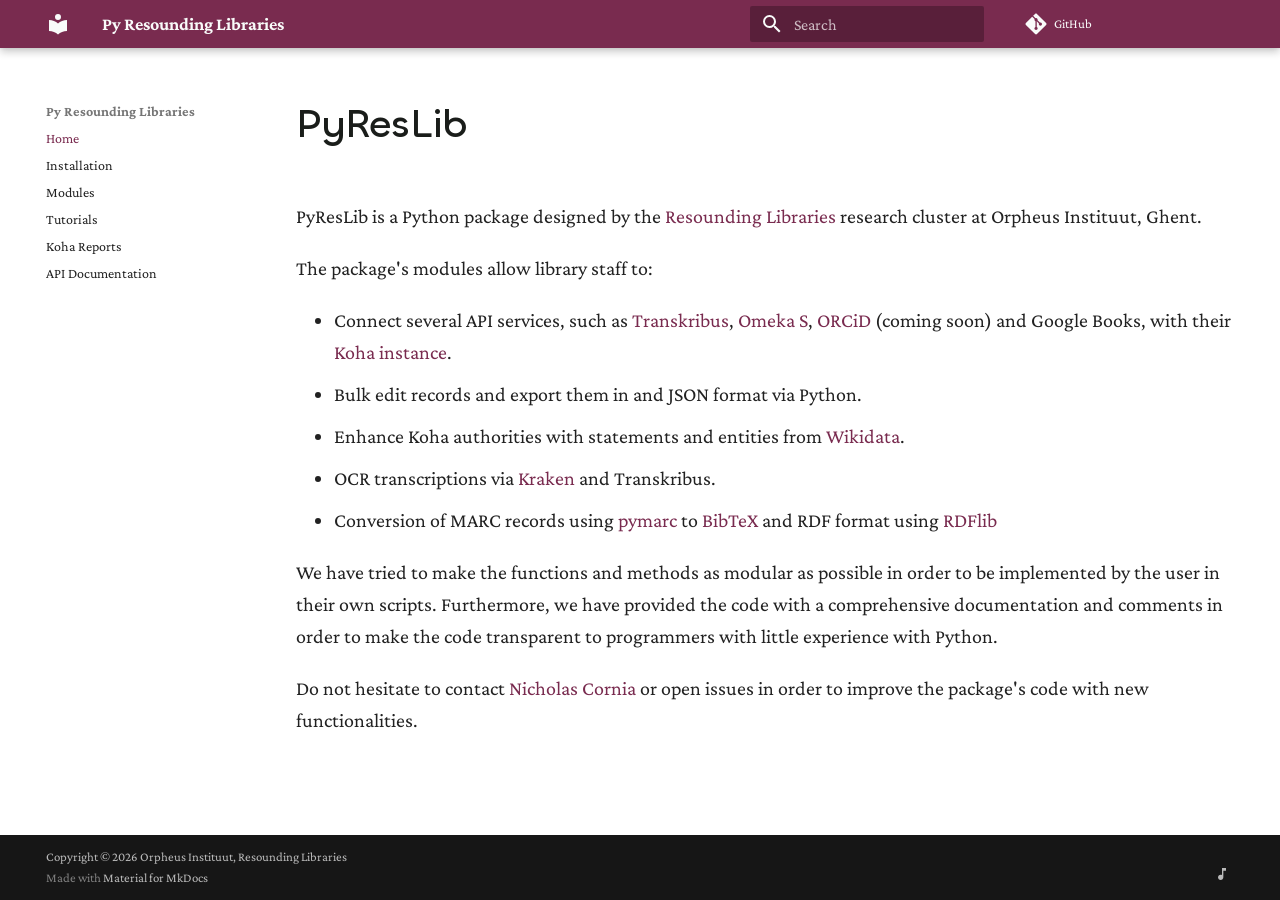
<file: index.html>
<!doctype html>
<html lang="en" class="no-js">
  <head>
    
      <meta charset="utf-8">
      <meta name="viewport" content="width=device-width,initial-scale=1">
      
      
        <meta name="author" content="Nicholas Cornia">
      
      
      
      
        <link rel="next" href="installation/">
      
      
        
      
      
      <link rel="icon" href="assets/images/favicon.png">
      <meta name="generator" content="mkdocs-1.6.1, mkdocs-material-9.7.6">
    
    
      
        <title>Py Resounding Libraries</title>
      
    
    
      <link rel="stylesheet" href="assets/stylesheets/main.484c7ddc.min.css">
      
        
        <link rel="stylesheet" href="assets/stylesheets/palette.ab4e12ef.min.css">
      
      
  
  
    
      
      
    
  
    
      
      
    
  
    
      
      
    
  
  
  <style>:root{--md-admonition-icon--abstract:url('data:image/svg+xml;charset=utf-8,%3Csvg%20xmlns%3D%22http%3A//www.w3.org/2000/svg%22%20viewBox%3D%220%200%20448%20512%22%3E%3C%21--%21%20Font%20Awesome%20Free%207.1.0%20by%20%40fontawesome%20-%20https%3A//fontawesome.com%20License%20-%20https%3A//fontawesome.com/license/free%20%28Icons%3A%20CC%20BY%204.0%2C%20Fonts%3A%20SIL%20OFL%201.1%2C%20Code%3A%20MIT%20License%29%20Copyright%202025%20Fonticons%2C%20Inc.--%3E%3Cpath%20d%3D%22M384%20512H96c-53%200-96-43-96-96V96C0%2043%2043%200%2096%200h304c26.5%200%2048%2021.5%2048%2048v288c0%2020.9-13.4%2038.7-32%2045.3V448c17.7%200%2032%2014.3%2032%2032s-14.3%2032-32%2032zM96%20384c-17.7%200-32%2014.3-32%2032s14.3%2032%2032%2032h256v-64zm32-232c0%2013.3%2010.7%2024%2024%2024h176c13.3%200%2024-10.7%2024-24s-10.7-24-24-24H152c-13.3%200-24%2010.7-24%2024m24%2072c-13.3%200-24%2010.7-24%2024s10.7%2024%2024%2024h176c13.3%200%2024-10.7%2024-24s-10.7-24-24-24z%22/%3E%3C/svg%3E');--md-admonition-icon--note:url('data:image/svg+xml;charset=utf-8,%3Csvg%20xmlns%3D%22http%3A//www.w3.org/2000/svg%22%20viewBox%3D%220%200%20448%20512%22%3E%3C%21--%21%20Font%20Awesome%20Free%207.1.0%20by%20%40fontawesome%20-%20https%3A//fontawesome.com%20License%20-%20https%3A//fontawesome.com/license/free%20%28Icons%3A%20CC%20BY%204.0%2C%20Fonts%3A%20SIL%20OFL%201.1%2C%20Code%3A%20MIT%20License%29%20Copyright%202025%20Fonticons%2C%20Inc.--%3E%3Cpath%20d%3D%22M64%20480c-35.3%200-64-28.7-64-64V96c0-35.3%2028.7-64%2064-64h320c35.3%200%2064%2028.7%2064%2064v213.5c0%2017-6.7%2033.3-18.7%2045.3L322.7%20461.3c-12%2012-28.3%2018.7-45.3%2018.7zm325.5-176H296c-13.3%200-24%2010.7-24%2024v93.5z%22/%3E%3C/svg%3E');--md-admonition-icon--quote:url('data:image/svg+xml;charset=utf-8,%3Csvg%20xmlns%3D%22http%3A//www.w3.org/2000/svg%22%20viewBox%3D%220%200%20448%20512%22%3E%3C%21--%21%20Font%20Awesome%20Free%207.1.0%20by%20%40fontawesome%20-%20https%3A//fontawesome.com%20License%20-%20https%3A//fontawesome.com/license/free%20%28Icons%3A%20CC%20BY%204.0%2C%20Fonts%3A%20SIL%20OFL%201.1%2C%20Code%3A%20MIT%20License%29%20Copyright%202025%20Fonticons%2C%20Inc.--%3E%3Cpath%20d%3D%22M0%20216C0%20149.7%2053.7%2096%20120%2096h8c17.7%200%2032%2014.3%2032%2032s-14.3%2032-32%2032h-8c-30.9%200-56%2025.1-56%2056v8h64c35.3%200%2064%2028.7%2064%2064v64c0%2035.3-28.7%2064-64%2064H64c-35.3%200-64-28.7-64-64zm256%200c0-66.3%2053.7-120%20120-120h8c17.7%200%2032%2014.3%2032%2032s-14.3%2032-32%2032h-8c-30.9%200-56%2025.1-56%2056v8h64c35.3%200%2064%2028.7%2064%2064v64c0%2035.3-28.7%2064-64%2064h-64c-35.3%200-64-28.7-64-64z%22/%3E%3C/svg%3E');}</style>



    
    
      
    
    
      
        
        
        <link rel="preconnect" href="https://fonts.gstatic.com" crossorigin>
        <link rel="stylesheet" href="https://fonts.googleapis.com/css?family=Crimson+Pro:300,300i,400,400i,700,700i%7CRoboto+Mono:400,400i,700,700i&display=fallback">
        <style>:root{--md-text-font:"Crimson Pro";--md-code-font:"Roboto Mono"}</style>
      
    
    
      <link rel="stylesheet" href="assets/_mkdocstrings.css">
    
      <link rel="stylesheet" href="assets/css/extras.css">
    
    <script>__md_scope=new URL(".",location),__md_hash=e=>[...e].reduce(((e,_)=>(e<<5)-e+_.charCodeAt(0)),0),__md_get=(e,_=localStorage,t=__md_scope)=>JSON.parse(_.getItem(t.pathname+"."+e)),__md_set=(e,_,t=localStorage,a=__md_scope)=>{try{t.setItem(a.pathname+"."+e,JSON.stringify(_))}catch(e){}}</script>
    
      

    
    
  </head>
  
  
    
    
      
    
    
    
    
    <body dir="ltr" data-md-color-scheme="default" data-md-color-primary="custom" data-md-color-accent="custom">
  
    
    <input class="md-toggle" data-md-toggle="drawer" type="checkbox" id="__drawer" autocomplete="off">
    <input class="md-toggle" data-md-toggle="search" type="checkbox" id="__search" autocomplete="off">
    <label class="md-overlay" for="__drawer"></label>
    <div data-md-component="skip">
      
        
        <a href="#pyreslib" class="md-skip">
          Skip to content
        </a>
      
    </div>
    <div data-md-component="announce">
      
    </div>
    
    
      

  

<header class="md-header md-header--shadow" data-md-component="header">
  <nav class="md-header__inner md-grid" aria-label="Header">
    <a href="." title="Py Resounding Libraries" class="md-header__button md-logo" aria-label="Py Resounding Libraries" data-md-component="logo">
      
  
  <svg xmlns="http://www.w3.org/2000/svg" viewBox="0 0 24 24"><path d="M12 8a3 3 0 0 0 3-3 3 3 0 0 0-3-3 3 3 0 0 0-3 3 3 3 0 0 0 3 3m0 3.54C9.64 9.35 6.5 8 3 8v11c3.5 0 6.64 1.35 9 3.54 2.36-2.19 5.5-3.54 9-3.54V8c-3.5 0-6.64 1.35-9 3.54"/></svg>

    </a>
    <label class="md-header__button md-icon" for="__drawer">
      
      <svg xmlns="http://www.w3.org/2000/svg" viewBox="0 0 24 24"><path d="M3 6h18v2H3zm0 5h18v2H3zm0 5h18v2H3z"/></svg>
    </label>
    <div class="md-header__title" data-md-component="header-title">
      <div class="md-header__ellipsis">
        <div class="md-header__topic">
          <span class="md-ellipsis">
            Py Resounding Libraries
          </span>
        </div>
        <div class="md-header__topic" data-md-component="header-topic">
          <span class="md-ellipsis">
            
              Home
            
          </span>
        </div>
      </div>
    </div>
    
      
        <form class="md-header__option" data-md-component="palette">
  
    
    
    
    <input class="md-option" data-md-color-media="" data-md-color-scheme="default" data-md-color-primary="custom" data-md-color-accent="custom"  aria-hidden="true"  type="radio" name="__palette" id="__palette_0">
    
  
</form>
      
    
    
      <script>var palette=__md_get("__palette");if(palette&&palette.color){if("(prefers-color-scheme)"===palette.color.media){var media=matchMedia("(prefers-color-scheme: light)"),input=document.querySelector(media.matches?"[data-md-color-media='(prefers-color-scheme: light)']":"[data-md-color-media='(prefers-color-scheme: dark)']");palette.color.media=input.getAttribute("data-md-color-media"),palette.color.scheme=input.getAttribute("data-md-color-scheme"),palette.color.primary=input.getAttribute("data-md-color-primary"),palette.color.accent=input.getAttribute("data-md-color-accent")}for(var[key,value]of Object.entries(palette.color))document.body.setAttribute("data-md-color-"+key,value)}</script>
    
    
    
      
      
        <label class="md-header__button md-icon" for="__search">
          
          <svg xmlns="http://www.w3.org/2000/svg" viewBox="0 0 24 24"><path d="M9.5 3A6.5 6.5 0 0 1 16 9.5c0 1.61-.59 3.09-1.56 4.23l.27.27h.79l5 5-1.5 1.5-5-5v-.79l-.27-.27A6.52 6.52 0 0 1 9.5 16 6.5 6.5 0 0 1 3 9.5 6.5 6.5 0 0 1 9.5 3m0 2C7 5 5 7 5 9.5S7 14 9.5 14 14 12 14 9.5 12 5 9.5 5"/></svg>
        </label>
        <div class="md-search" data-md-component="search" role="dialog">
  <label class="md-search__overlay" for="__search"></label>
  <div class="md-search__inner" role="search">
    <form class="md-search__form" name="search">
      <input type="text" class="md-search__input" name="query" aria-label="Search" placeholder="Search" autocapitalize="off" autocorrect="off" autocomplete="off" spellcheck="false" data-md-component="search-query" required>
      <label class="md-search__icon md-icon" for="__search">
        
        <svg xmlns="http://www.w3.org/2000/svg" viewBox="0 0 24 24"><path d="M9.5 3A6.5 6.5 0 0 1 16 9.5c0 1.61-.59 3.09-1.56 4.23l.27.27h.79l5 5-1.5 1.5-5-5v-.79l-.27-.27A6.52 6.52 0 0 1 9.5 16 6.5 6.5 0 0 1 3 9.5 6.5 6.5 0 0 1 9.5 3m0 2C7 5 5 7 5 9.5S7 14 9.5 14 14 12 14 9.5 12 5 9.5 5"/></svg>
        
        <svg xmlns="http://www.w3.org/2000/svg" viewBox="0 0 256 512"><!--! Font Awesome Free 7.1.0 by @fontawesome - https://fontawesome.com License - https://fontawesome.com/license/free (Icons: CC BY 4.0, Fonts: SIL OFL 1.1, Code: MIT License) Copyright 2025 Fonticons, Inc.--><path d="M9.4 233.4c-12.5 12.5-12.5 32.8 0 45.3l160 160c12.5 12.5 32.8 12.5 45.3 0s12.5-32.8 0-45.3L77.3 256l137.3-137.4c12.5-12.5 12.5-32.8 0-45.3s-32.8-12.5-45.3 0l-160 160z"/></svg>
      </label>
      <nav class="md-search__options" aria-label="Search">
        
          <a href="javascript:void(0)" class="md-search__icon md-icon" title="Share" aria-label="Share" data-clipboard data-clipboard-text="" data-md-component="search-share" tabindex="-1">
            
            <svg xmlns="http://www.w3.org/2000/svg" viewBox="0 0 24 24"><path d="M18 16.08c-.76 0-1.44.3-1.96.77L8.91 12.7c.05-.23.09-.46.09-.7s-.04-.47-.09-.7l7.05-4.11c.54.5 1.25.81 2.04.81a3 3 0 0 0 3-3 3 3 0 0 0-3-3 3 3 0 0 0-3 3c0 .24.04.47.09.7L8.04 9.81C7.5 9.31 6.79 9 6 9a3 3 0 0 0-3 3 3 3 0 0 0 3 3c.79 0 1.5-.31 2.04-.81l7.12 4.15c-.05.21-.08.43-.08.66 0 1.61 1.31 2.91 2.92 2.91s2.92-1.3 2.92-2.91A2.92 2.92 0 0 0 18 16.08"/></svg>
          </a>
        
        <button type="reset" class="md-search__icon md-icon" title="Clear" aria-label="Clear" tabindex="-1">
          
          <svg xmlns="http://www.w3.org/2000/svg" viewBox="0 0 24 24"><path d="M19 6.41 17.59 5 12 10.59 6.41 5 5 6.41 10.59 12 5 17.59 6.41 19 12 13.41 17.59 19 19 17.59 13.41 12z"/></svg>
        </button>
      </nav>
      
    </form>
    <div class="md-search__output">
      <div class="md-search__scrollwrap" tabindex="0" data-md-scrollfix>
        <div class="md-search-result" data-md-component="search-result">
          <div class="md-search-result__meta">
            Initializing search
          </div>
          <ol class="md-search-result__list" role="presentation"></ol>
        </div>
      </div>
    </div>
  </div>
</div>
      
    
    
      <div class="md-header__source">
        <a href="https://github.com/NicholasCorniaOrpheus/py-resounding-libraries" title="Go to repository" class="md-source" data-md-component="source">
  <div class="md-source__icon md-icon">
    
    <svg xmlns="http://www.w3.org/2000/svg" viewBox="0 0 448 512"><!--! Font Awesome Free 7.1.0 by @fontawesome - https://fontawesome.com License - https://fontawesome.com/license/free (Icons: CC BY 4.0, Fonts: SIL OFL 1.1, Code: MIT License) Copyright 2025 Fonticons, Inc.--><path d="M439.6 236.1 244 40.5c-5.4-5.5-12.8-8.5-20.4-8.5s-15 3-20.4 8.4L162.5 81l51.5 51.5c27.1-9.1 52.7 16.8 43.4 43.7l49.7 49.7c34.2-11.8 61.2 31 35.5 56.7-26.5 26.5-70.2-2.9-56-37.3L240.3 199v121.9c25.3 12.5 22.3 41.8 9.1 55-6.4 6.4-15.2 10.1-24.3 10.1s-17.8-3.6-24.3-10.1c-17.6-17.6-11.1-46.9 11.2-56v-123c-20.8-8.5-24.6-30.7-18.6-45L142.6 101 8.5 235.1C3 240.6 0 247.9 0 255.5s3 15 8.5 20.4l195.6 195.7c5.4 5.4 12.7 8.4 20.4 8.4s15-3 20.4-8.4l194.7-194.7c5.4-5.4 8.4-12.8 8.4-20.4s-3-15-8.4-20.4"/></svg>
  </div>
  <div class="md-source__repository">
    GitHub
  </div>
</a>
      </div>
    
  </nav>
  
</header>
    
    <div class="md-container" data-md-component="container">
      
      
        
          
        
      
      <main class="md-main" data-md-component="main">
        <div class="md-main__inner md-grid">
          
            
              
              <div class="md-sidebar md-sidebar--primary" data-md-component="sidebar" data-md-type="navigation" >
                <div class="md-sidebar__scrollwrap">
                  <div class="md-sidebar__inner">
                    



  

<nav class="md-nav md-nav--primary md-nav--integrated" aria-label="Navigation" data-md-level="0">
  <label class="md-nav__title" for="__drawer">
    <a href="." title="Py Resounding Libraries" class="md-nav__button md-logo" aria-label="Py Resounding Libraries" data-md-component="logo">
      
  
  <svg xmlns="http://www.w3.org/2000/svg" viewBox="0 0 24 24"><path d="M12 8a3 3 0 0 0 3-3 3 3 0 0 0-3-3 3 3 0 0 0-3 3 3 3 0 0 0 3 3m0 3.54C9.64 9.35 6.5 8 3 8v11c3.5 0 6.64 1.35 9 3.54 2.36-2.19 5.5-3.54 9-3.54V8c-3.5 0-6.64 1.35-9 3.54"/></svg>

    </a>
    Py Resounding Libraries
  </label>
  
    <div class="md-nav__source">
      <a href="https://github.com/NicholasCorniaOrpheus/py-resounding-libraries" title="Go to repository" class="md-source" data-md-component="source">
  <div class="md-source__icon md-icon">
    
    <svg xmlns="http://www.w3.org/2000/svg" viewBox="0 0 448 512"><!--! Font Awesome Free 7.1.0 by @fontawesome - https://fontawesome.com License - https://fontawesome.com/license/free (Icons: CC BY 4.0, Fonts: SIL OFL 1.1, Code: MIT License) Copyright 2025 Fonticons, Inc.--><path d="M439.6 236.1 244 40.5c-5.4-5.5-12.8-8.5-20.4-8.5s-15 3-20.4 8.4L162.5 81l51.5 51.5c27.1-9.1 52.7 16.8 43.4 43.7l49.7 49.7c34.2-11.8 61.2 31 35.5 56.7-26.5 26.5-70.2-2.9-56-37.3L240.3 199v121.9c25.3 12.5 22.3 41.8 9.1 55-6.4 6.4-15.2 10.1-24.3 10.1s-17.8-3.6-24.3-10.1c-17.6-17.6-11.1-46.9 11.2-56v-123c-20.8-8.5-24.6-30.7-18.6-45L142.6 101 8.5 235.1C3 240.6 0 247.9 0 255.5s3 15 8.5 20.4l195.6 195.7c5.4 5.4 12.7 8.4 20.4 8.4s15-3 20.4-8.4l194.7-194.7c5.4-5.4 8.4-12.8 8.4-20.4s-3-15-8.4-20.4"/></svg>
  </div>
  <div class="md-source__repository">
    GitHub
  </div>
</a>
    </div>
  
  <ul class="md-nav__list" data-md-scrollfix>
    
      
      
  
  
    
  
  
  
    <li class="md-nav__item md-nav__item--active">
      
      <input class="md-nav__toggle md-toggle" type="checkbox" id="__toc">
      
      
        
      
      
      <a href="." class="md-nav__link md-nav__link--active">
        
  
  
  <span class="md-ellipsis">
    
  
    Home
  

    
  </span>
  
  

      </a>
      
    </li>
  

    
      
      
  
  
  
  
    <li class="md-nav__item">
      <a href="installation/" class="md-nav__link">
        
  
  
  <span class="md-ellipsis">
    
  
    Installation
  

    
  </span>
  
  

      </a>
    </li>
  

    
      
      
  
  
  
  
    <li class="md-nav__item">
      <a href="modules/" class="md-nav__link">
        
  
  
  <span class="md-ellipsis">
    
  
    Modules
  

    
  </span>
  
  

      </a>
    </li>
  

    
      
      
  
  
  
  
    <li class="md-nav__item">
      <a href="tutorials/" class="md-nav__link">
        
  
  
  <span class="md-ellipsis">
    
  
    Tutorials
  

    
  </span>
  
  

      </a>
    </li>
  

    
      
      
  
  
  
  
    <li class="md-nav__item">
      <a href="reports/" class="md-nav__link">
        
  
  
  <span class="md-ellipsis">
    
  
    Koha Reports
  

    
  </span>
  
  

      </a>
    </li>
  

    
      
      
  
  
  
  
    <li class="md-nav__item">
      <a href="api_documentation/" class="md-nav__link">
        
  
  
  <span class="md-ellipsis">
    
  
    API Documentation
  

    
  </span>
  
  

      </a>
    </li>
  

    
  </ul>
</nav>
                  </div>
                </div>
              </div>
            
            
          
          
            <div class="md-content" data-md-component="content">
              
              <article class="md-content__inner md-typeset">
                
                  


  
  


<h1 id="pyreslib">PyResLib</h1>
<p>PyResLib is a Python package designed by the <a href="https://orpheusinstituut.be/en/projects/resounding-libraries">Resounding Libraries</a> research cluster at Orpheus Instituut, Ghent.</p>
<p>The package's modules allow library staff to: </p>
<ul>
<li>Connect several API services, such as <a href="https://www.transkribus.org/">Transkribus</a>, <a href="https://omeka.org/s/">Omeka S</a>, <a href="https://orcid.org/">ORCiD</a> (coming soon) and Google Books, with their <a href="https://koha-community.org/">Koha instance</a>.</li>
<li>Bulk edit records and export them in  and JSON format via Python.</li>
<li>Enhance Koha authorities with statements and entities from <a href="https://www.wikidata.org/">Wikidata</a>.</li>
<li>OCR transcriptions via <a href="https://kraken.re/main/index.html">Kraken</a> and Transkribus.</li>
<li>Conversion of MARC records using <a href="https://pymarc.readthedocs.io/en/latest/">pymarc</a> to <a href="https://en.wikipedia.org/wiki/BibTeX">BibTeX</a> and RDF format using <a href="https://rdflib.readthedocs.io/en/7.1.1/index.html">RDFlib</a></li>
</ul>
<p>We have tried to make the functions and methods as modular as possible in order to be implemented by the user in their own scripts. Furthermore, we have provided the code with a comprehensive documentation and comments in order to make the code transparent to programmers with little experience with Python.</p>
<p>Do not hesitate to contact <a href="https://orpheusinstituut.be/en/orpheus-research-centre/researchers/nicholas-cornia">Nicholas Cornia</a> or open issues in order to improve the package's code with new functionalities.</p>












                
              </article>
            </div>
          
          
<script>var target=document.getElementById(location.hash.slice(1));target&&target.name&&(target.checked=target.name.startsWith("__tabbed_"))</script>
        </div>
        
      </main>
      
        <footer class="md-footer">
  
  <div class="md-footer-meta md-typeset">
    <div class="md-footer-meta__inner md-grid">
      <div class="md-copyright">
  
    <div class="md-copyright__highlight">
      Copyright &copy; 2026 Orpheus Instituut, Resounding Libraries
    </div>
  
  
    Made with
    <a href="https://squidfunk.github.io/mkdocs-material/" target="_blank" rel="noopener">
      Material for MkDocs
    </a>
  
</div>
      
        
<div class="md-social">
  
    
    
    
    
    <a href="https://orpheusinstituut.be/" target="_blank" rel="noopener" title="Orpheus Instituut" class="md-social__link">
      <svg xmlns="http://www.w3.org/2000/svg" viewBox="0 0 24 24"><path d="M12 3v10.55c-.59-.34-1.27-.55-2-.55-2.21 0-4 1.79-4 4s1.79 4 4 4 4-1.79 4-4V7h4V3z"/></svg>
    </a>
  
</div>
      
    </div>
  </div>
</footer>
      
    </div>
    <div class="md-dialog" data-md-component="dialog">
      <div class="md-dialog__inner md-typeset"></div>
    </div>
    
      <div class="md-progress" data-md-component="progress" role="progressbar"></div>
    
    
    
      
      
      <script id="__config" type="application/json">{"annotate": null, "base": ".", "features": ["navigation.instant", "navigation.instant.prefetch", "navigation.instant.progress", "navigation.sections", "navigation.expand", "navigation.prune", "search.share", "toc.integrate"], "search": "assets/javascripts/workers/search.2c215733.min.js", "tags": null, "translations": {"clipboard.copied": "Copied to clipboard", "clipboard.copy": "Copy to clipboard", "search.result.more.one": "1 more on this page", "search.result.more.other": "# more on this page", "search.result.none": "No matching documents", "search.result.one": "1 matching document", "search.result.other": "# matching documents", "search.result.placeholder": "Type to start searching", "search.result.term.missing": "Missing", "select.version": "Select version"}, "version": null}</script>
    
    
      <script src="assets/javascripts/bundle.79ae519e.min.js"></script>
      
    
  </body>
</html>
</file>
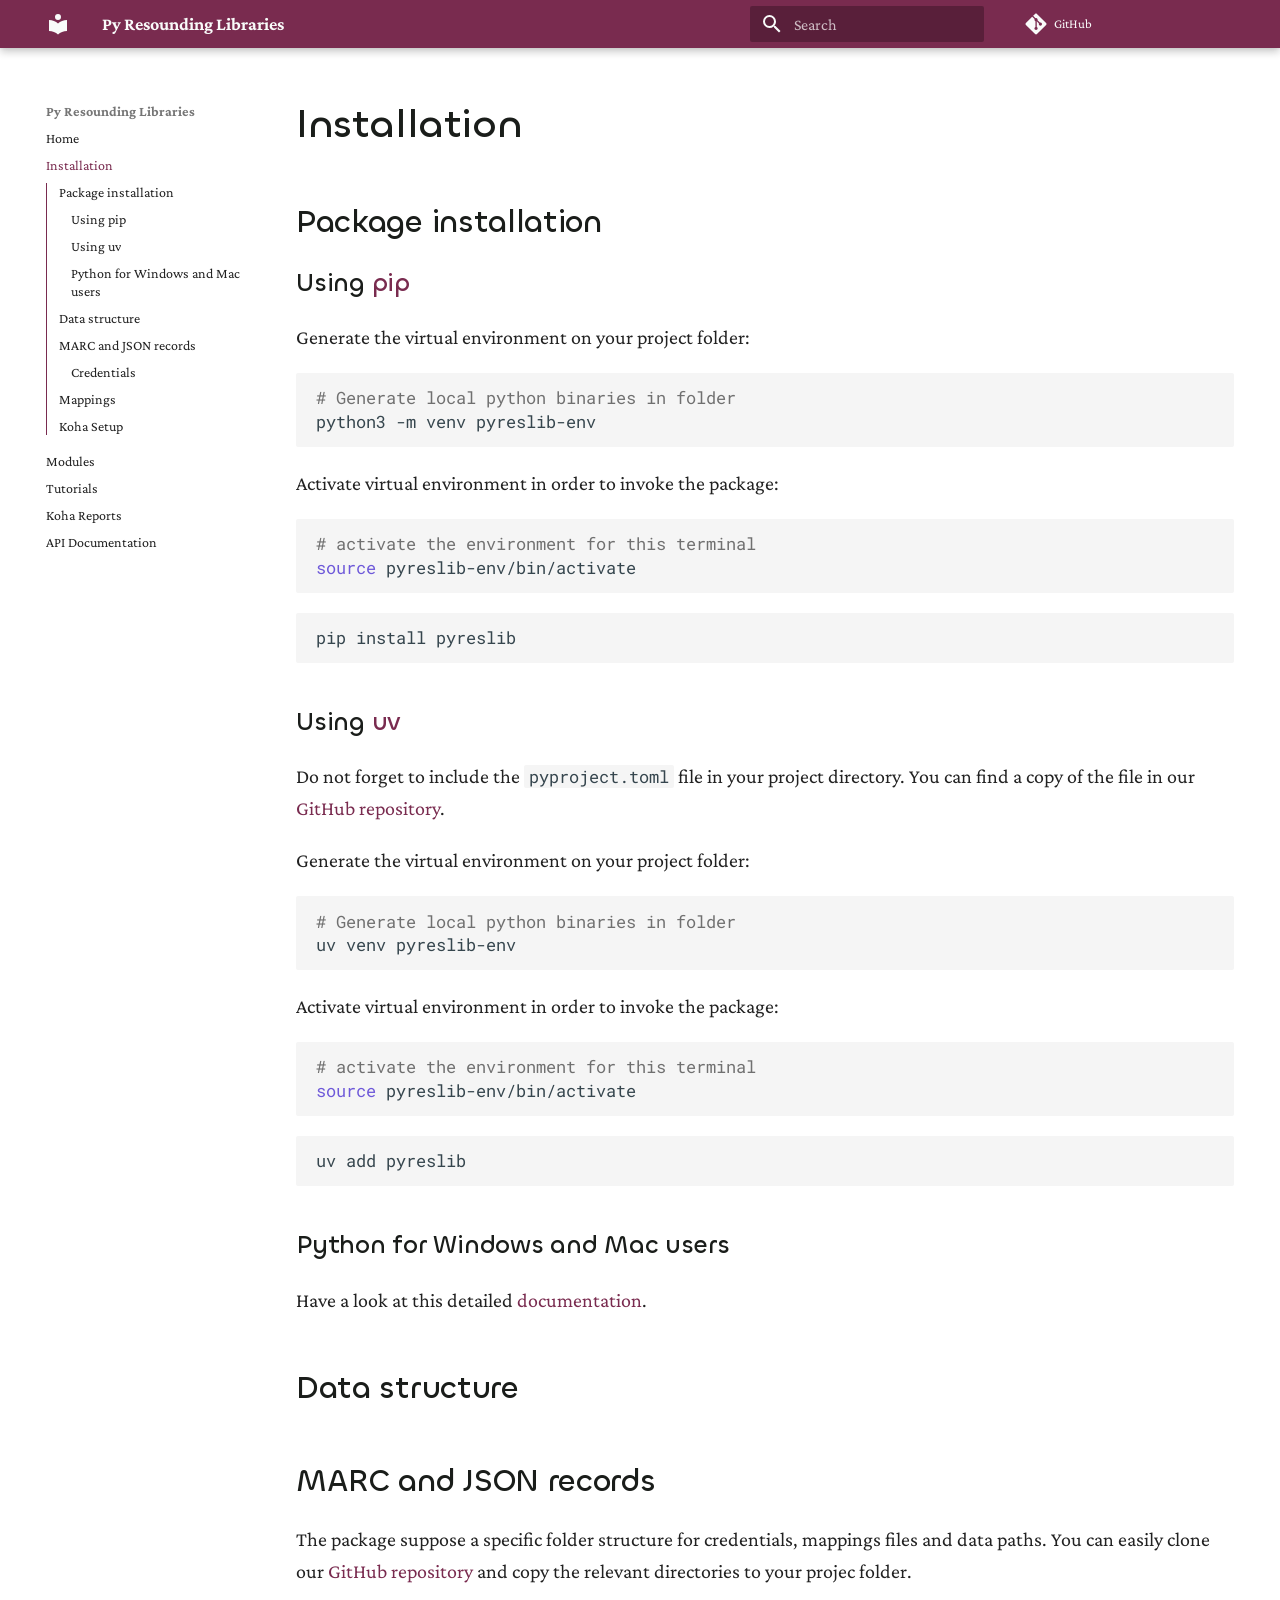
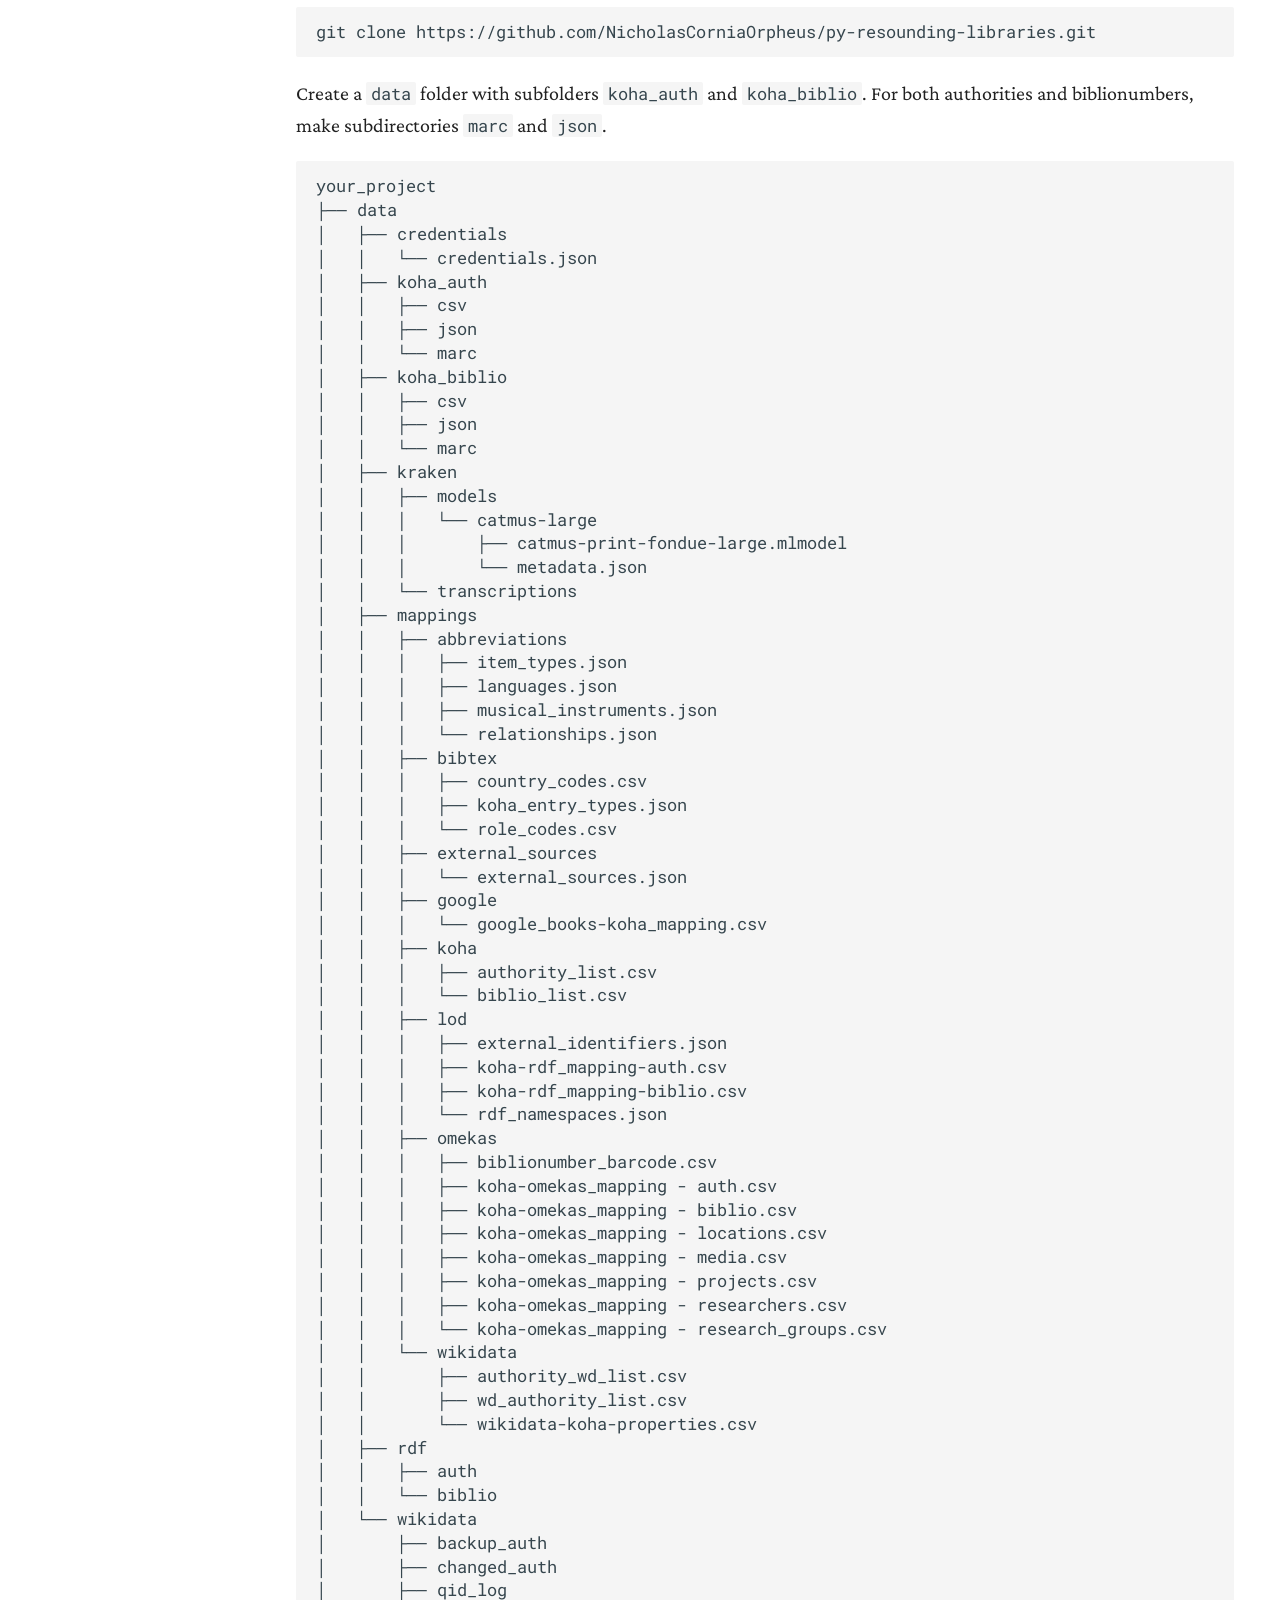
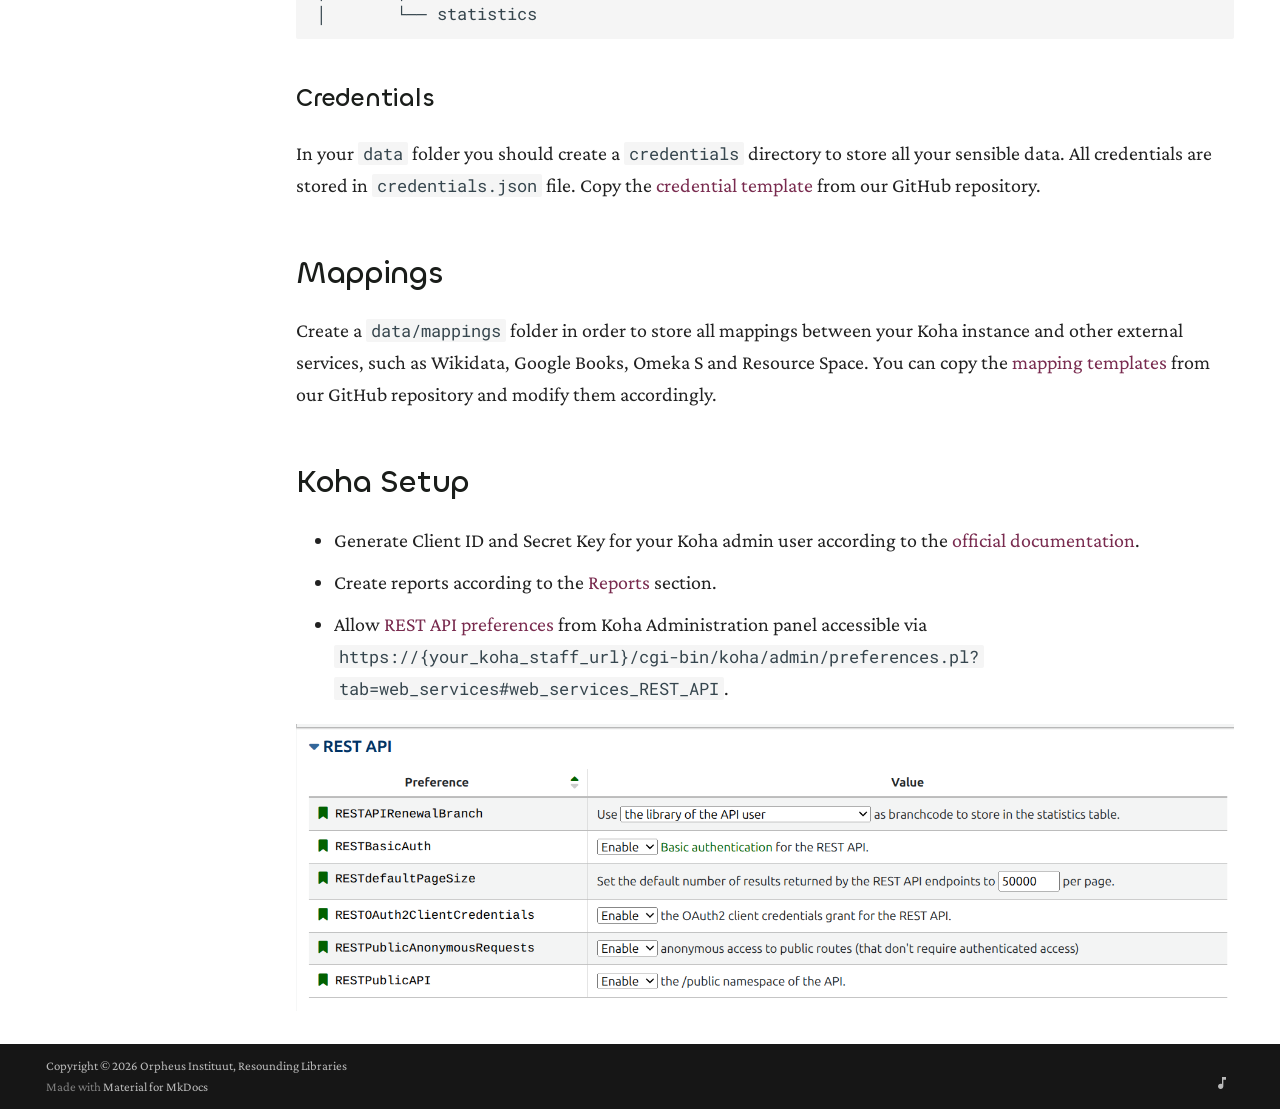
<file: installation/index.html>
<!doctype html>
<html lang="en" class="no-js">
  <head>
    
      <meta charset="utf-8">
      <meta name="viewport" content="width=device-width,initial-scale=1">
      
      
        <meta name="author" content="Nicholas Cornia">
      
      
      
        <link rel="prev" href="..">
      
      
        <link rel="next" href="../modules/">
      
      
        
      
      
      <link rel="icon" href="../assets/images/favicon.png">
      <meta name="generator" content="mkdocs-1.6.1, mkdocs-material-9.7.6">
    
    
      
        <title>Installation - Py Resounding Libraries</title>
      
    
    
      <link rel="stylesheet" href="../assets/stylesheets/main.484c7ddc.min.css">
      
        
        <link rel="stylesheet" href="../assets/stylesheets/palette.ab4e12ef.min.css">
      
      
  
  
    
      
      
    
  
    
      
      
    
  
    
      
      
    
  
  
  <style>:root{--md-admonition-icon--abstract:url('data:image/svg+xml;charset=utf-8,%3Csvg%20xmlns%3D%22http%3A//www.w3.org/2000/svg%22%20viewBox%3D%220%200%20448%20512%22%3E%3C%21--%21%20Font%20Awesome%20Free%207.1.0%20by%20%40fontawesome%20-%20https%3A//fontawesome.com%20License%20-%20https%3A//fontawesome.com/license/free%20%28Icons%3A%20CC%20BY%204.0%2C%20Fonts%3A%20SIL%20OFL%201.1%2C%20Code%3A%20MIT%20License%29%20Copyright%202025%20Fonticons%2C%20Inc.--%3E%3Cpath%20d%3D%22M384%20512H96c-53%200-96-43-96-96V96C0%2043%2043%200%2096%200h304c26.5%200%2048%2021.5%2048%2048v288c0%2020.9-13.4%2038.7-32%2045.3V448c17.7%200%2032%2014.3%2032%2032s-14.3%2032-32%2032zM96%20384c-17.7%200-32%2014.3-32%2032s14.3%2032%2032%2032h256v-64zm32-232c0%2013.3%2010.7%2024%2024%2024h176c13.3%200%2024-10.7%2024-24s-10.7-24-24-24H152c-13.3%200-24%2010.7-24%2024m24%2072c-13.3%200-24%2010.7-24%2024s10.7%2024%2024%2024h176c13.3%200%2024-10.7%2024-24s-10.7-24-24-24z%22/%3E%3C/svg%3E');--md-admonition-icon--note:url('data:image/svg+xml;charset=utf-8,%3Csvg%20xmlns%3D%22http%3A//www.w3.org/2000/svg%22%20viewBox%3D%220%200%20448%20512%22%3E%3C%21--%21%20Font%20Awesome%20Free%207.1.0%20by%20%40fontawesome%20-%20https%3A//fontawesome.com%20License%20-%20https%3A//fontawesome.com/license/free%20%28Icons%3A%20CC%20BY%204.0%2C%20Fonts%3A%20SIL%20OFL%201.1%2C%20Code%3A%20MIT%20License%29%20Copyright%202025%20Fonticons%2C%20Inc.--%3E%3Cpath%20d%3D%22M64%20480c-35.3%200-64-28.7-64-64V96c0-35.3%2028.7-64%2064-64h320c35.3%200%2064%2028.7%2064%2064v213.5c0%2017-6.7%2033.3-18.7%2045.3L322.7%20461.3c-12%2012-28.3%2018.7-45.3%2018.7zm325.5-176H296c-13.3%200-24%2010.7-24%2024v93.5z%22/%3E%3C/svg%3E');--md-admonition-icon--quote:url('data:image/svg+xml;charset=utf-8,%3Csvg%20xmlns%3D%22http%3A//www.w3.org/2000/svg%22%20viewBox%3D%220%200%20448%20512%22%3E%3C%21--%21%20Font%20Awesome%20Free%207.1.0%20by%20%40fontawesome%20-%20https%3A//fontawesome.com%20License%20-%20https%3A//fontawesome.com/license/free%20%28Icons%3A%20CC%20BY%204.0%2C%20Fonts%3A%20SIL%20OFL%201.1%2C%20Code%3A%20MIT%20License%29%20Copyright%202025%20Fonticons%2C%20Inc.--%3E%3Cpath%20d%3D%22M0%20216C0%20149.7%2053.7%2096%20120%2096h8c17.7%200%2032%2014.3%2032%2032s-14.3%2032-32%2032h-8c-30.9%200-56%2025.1-56%2056v8h64c35.3%200%2064%2028.7%2064%2064v64c0%2035.3-28.7%2064-64%2064H64c-35.3%200-64-28.7-64-64zm256%200c0-66.3%2053.7-120%20120-120h8c17.7%200%2032%2014.3%2032%2032s-14.3%2032-32%2032h-8c-30.9%200-56%2025.1-56%2056v8h64c35.3%200%2064%2028.7%2064%2064v64c0%2035.3-28.7%2064-64%2064h-64c-35.3%200-64-28.7-64-64z%22/%3E%3C/svg%3E');}</style>



    
    
      
    
    
      
        
        
        <link rel="preconnect" href="https://fonts.gstatic.com" crossorigin>
        <link rel="stylesheet" href="https://fonts.googleapis.com/css?family=Crimson+Pro:300,300i,400,400i,700,700i%7CRoboto+Mono:400,400i,700,700i&display=fallback">
        <style>:root{--md-text-font:"Crimson Pro";--md-code-font:"Roboto Mono"}</style>
      
    
    
      <link rel="stylesheet" href="../assets/_mkdocstrings.css">
    
      <link rel="stylesheet" href="../assets/css/extras.css">
    
    <script>__md_scope=new URL("..",location),__md_hash=e=>[...e].reduce(((e,_)=>(e<<5)-e+_.charCodeAt(0)),0),__md_get=(e,_=localStorage,t=__md_scope)=>JSON.parse(_.getItem(t.pathname+"."+e)),__md_set=(e,_,t=localStorage,a=__md_scope)=>{try{t.setItem(a.pathname+"."+e,JSON.stringify(_))}catch(e){}}</script>
    
      

    
    
  </head>
  
  
    
    
      
    
    
    
    
    <body dir="ltr" data-md-color-scheme="default" data-md-color-primary="custom" data-md-color-accent="custom">
  
    
    <input class="md-toggle" data-md-toggle="drawer" type="checkbox" id="__drawer" autocomplete="off">
    <input class="md-toggle" data-md-toggle="search" type="checkbox" id="__search" autocomplete="off">
    <label class="md-overlay" for="__drawer"></label>
    <div data-md-component="skip">
      
        
        <a href="#installation" class="md-skip">
          Skip to content
        </a>
      
    </div>
    <div data-md-component="announce">
      
    </div>
    
    
      

  

<header class="md-header md-header--shadow" data-md-component="header">
  <nav class="md-header__inner md-grid" aria-label="Header">
    <a href=".." title="Py Resounding Libraries" class="md-header__button md-logo" aria-label="Py Resounding Libraries" data-md-component="logo">
      
  
  <svg xmlns="http://www.w3.org/2000/svg" viewBox="0 0 24 24"><path d="M12 8a3 3 0 0 0 3-3 3 3 0 0 0-3-3 3 3 0 0 0-3 3 3 3 0 0 0 3 3m0 3.54C9.64 9.35 6.5 8 3 8v11c3.5 0 6.64 1.35 9 3.54 2.36-2.19 5.5-3.54 9-3.54V8c-3.5 0-6.64 1.35-9 3.54"/></svg>

    </a>
    <label class="md-header__button md-icon" for="__drawer">
      
      <svg xmlns="http://www.w3.org/2000/svg" viewBox="0 0 24 24"><path d="M3 6h18v2H3zm0 5h18v2H3zm0 5h18v2H3z"/></svg>
    </label>
    <div class="md-header__title" data-md-component="header-title">
      <div class="md-header__ellipsis">
        <div class="md-header__topic">
          <span class="md-ellipsis">
            Py Resounding Libraries
          </span>
        </div>
        <div class="md-header__topic" data-md-component="header-topic">
          <span class="md-ellipsis">
            
              Installation
            
          </span>
        </div>
      </div>
    </div>
    
      
        <form class="md-header__option" data-md-component="palette">
  
    
    
    
    <input class="md-option" data-md-color-media="" data-md-color-scheme="default" data-md-color-primary="custom" data-md-color-accent="custom"  aria-hidden="true"  type="radio" name="__palette" id="__palette_0">
    
  
</form>
      
    
    
      <script>var palette=__md_get("__palette");if(palette&&palette.color){if("(prefers-color-scheme)"===palette.color.media){var media=matchMedia("(prefers-color-scheme: light)"),input=document.querySelector(media.matches?"[data-md-color-media='(prefers-color-scheme: light)']":"[data-md-color-media='(prefers-color-scheme: dark)']");palette.color.media=input.getAttribute("data-md-color-media"),palette.color.scheme=input.getAttribute("data-md-color-scheme"),palette.color.primary=input.getAttribute("data-md-color-primary"),palette.color.accent=input.getAttribute("data-md-color-accent")}for(var[key,value]of Object.entries(palette.color))document.body.setAttribute("data-md-color-"+key,value)}</script>
    
    
    
      
      
        <label class="md-header__button md-icon" for="__search">
          
          <svg xmlns="http://www.w3.org/2000/svg" viewBox="0 0 24 24"><path d="M9.5 3A6.5 6.5 0 0 1 16 9.5c0 1.61-.59 3.09-1.56 4.23l.27.27h.79l5 5-1.5 1.5-5-5v-.79l-.27-.27A6.52 6.52 0 0 1 9.5 16 6.5 6.5 0 0 1 3 9.5 6.5 6.5 0 0 1 9.5 3m0 2C7 5 5 7 5 9.5S7 14 9.5 14 14 12 14 9.5 12 5 9.5 5"/></svg>
        </label>
        <div class="md-search" data-md-component="search" role="dialog">
  <label class="md-search__overlay" for="__search"></label>
  <div class="md-search__inner" role="search">
    <form class="md-search__form" name="search">
      <input type="text" class="md-search__input" name="query" aria-label="Search" placeholder="Search" autocapitalize="off" autocorrect="off" autocomplete="off" spellcheck="false" data-md-component="search-query" required>
      <label class="md-search__icon md-icon" for="__search">
        
        <svg xmlns="http://www.w3.org/2000/svg" viewBox="0 0 24 24"><path d="M9.5 3A6.5 6.5 0 0 1 16 9.5c0 1.61-.59 3.09-1.56 4.23l.27.27h.79l5 5-1.5 1.5-5-5v-.79l-.27-.27A6.52 6.52 0 0 1 9.5 16 6.5 6.5 0 0 1 3 9.5 6.5 6.5 0 0 1 9.5 3m0 2C7 5 5 7 5 9.5S7 14 9.5 14 14 12 14 9.5 12 5 9.5 5"/></svg>
        
        <svg xmlns="http://www.w3.org/2000/svg" viewBox="0 0 256 512"><!--! Font Awesome Free 7.1.0 by @fontawesome - https://fontawesome.com License - https://fontawesome.com/license/free (Icons: CC BY 4.0, Fonts: SIL OFL 1.1, Code: MIT License) Copyright 2025 Fonticons, Inc.--><path d="M9.4 233.4c-12.5 12.5-12.5 32.8 0 45.3l160 160c12.5 12.5 32.8 12.5 45.3 0s12.5-32.8 0-45.3L77.3 256l137.3-137.4c12.5-12.5 12.5-32.8 0-45.3s-32.8-12.5-45.3 0l-160 160z"/></svg>
      </label>
      <nav class="md-search__options" aria-label="Search">
        
          <a href="javascript:void(0)" class="md-search__icon md-icon" title="Share" aria-label="Share" data-clipboard data-clipboard-text="" data-md-component="search-share" tabindex="-1">
            
            <svg xmlns="http://www.w3.org/2000/svg" viewBox="0 0 24 24"><path d="M18 16.08c-.76 0-1.44.3-1.96.77L8.91 12.7c.05-.23.09-.46.09-.7s-.04-.47-.09-.7l7.05-4.11c.54.5 1.25.81 2.04.81a3 3 0 0 0 3-3 3 3 0 0 0-3-3 3 3 0 0 0-3 3c0 .24.04.47.09.7L8.04 9.81C7.5 9.31 6.79 9 6 9a3 3 0 0 0-3 3 3 3 0 0 0 3 3c.79 0 1.5-.31 2.04-.81l7.12 4.15c-.05.21-.08.43-.08.66 0 1.61 1.31 2.91 2.92 2.91s2.92-1.3 2.92-2.91A2.92 2.92 0 0 0 18 16.08"/></svg>
          </a>
        
        <button type="reset" class="md-search__icon md-icon" title="Clear" aria-label="Clear" tabindex="-1">
          
          <svg xmlns="http://www.w3.org/2000/svg" viewBox="0 0 24 24"><path d="M19 6.41 17.59 5 12 10.59 6.41 5 5 6.41 10.59 12 5 17.59 6.41 19 12 13.41 17.59 19 19 17.59 13.41 12z"/></svg>
        </button>
      </nav>
      
    </form>
    <div class="md-search__output">
      <div class="md-search__scrollwrap" tabindex="0" data-md-scrollfix>
        <div class="md-search-result" data-md-component="search-result">
          <div class="md-search-result__meta">
            Initializing search
          </div>
          <ol class="md-search-result__list" role="presentation"></ol>
        </div>
      </div>
    </div>
  </div>
</div>
      
    
    
      <div class="md-header__source">
        <a href="https://github.com/NicholasCorniaOrpheus/py-resounding-libraries" title="Go to repository" class="md-source" data-md-component="source">
  <div class="md-source__icon md-icon">
    
    <svg xmlns="http://www.w3.org/2000/svg" viewBox="0 0 448 512"><!--! Font Awesome Free 7.1.0 by @fontawesome - https://fontawesome.com License - https://fontawesome.com/license/free (Icons: CC BY 4.0, Fonts: SIL OFL 1.1, Code: MIT License) Copyright 2025 Fonticons, Inc.--><path d="M439.6 236.1 244 40.5c-5.4-5.5-12.8-8.5-20.4-8.5s-15 3-20.4 8.4L162.5 81l51.5 51.5c27.1-9.1 52.7 16.8 43.4 43.7l49.7 49.7c34.2-11.8 61.2 31 35.5 56.7-26.5 26.5-70.2-2.9-56-37.3L240.3 199v121.9c25.3 12.5 22.3 41.8 9.1 55-6.4 6.4-15.2 10.1-24.3 10.1s-17.8-3.6-24.3-10.1c-17.6-17.6-11.1-46.9 11.2-56v-123c-20.8-8.5-24.6-30.7-18.6-45L142.6 101 8.5 235.1C3 240.6 0 247.9 0 255.5s3 15 8.5 20.4l195.6 195.7c5.4 5.4 12.7 8.4 20.4 8.4s15-3 20.4-8.4l194.7-194.7c5.4-5.4 8.4-12.8 8.4-20.4s-3-15-8.4-20.4"/></svg>
  </div>
  <div class="md-source__repository">
    GitHub
  </div>
</a>
      </div>
    
  </nav>
  
</header>
    
    <div class="md-container" data-md-component="container">
      
      
        
          
        
      
      <main class="md-main" data-md-component="main">
        <div class="md-main__inner md-grid">
          
            
              
              <div class="md-sidebar md-sidebar--primary" data-md-component="sidebar" data-md-type="navigation" >
                <div class="md-sidebar__scrollwrap">
                  <div class="md-sidebar__inner">
                    



  

<nav class="md-nav md-nav--primary md-nav--integrated" aria-label="Navigation" data-md-level="0">
  <label class="md-nav__title" for="__drawer">
    <a href=".." title="Py Resounding Libraries" class="md-nav__button md-logo" aria-label="Py Resounding Libraries" data-md-component="logo">
      
  
  <svg xmlns="http://www.w3.org/2000/svg" viewBox="0 0 24 24"><path d="M12 8a3 3 0 0 0 3-3 3 3 0 0 0-3-3 3 3 0 0 0-3 3 3 3 0 0 0 3 3m0 3.54C9.64 9.35 6.5 8 3 8v11c3.5 0 6.64 1.35 9 3.54 2.36-2.19 5.5-3.54 9-3.54V8c-3.5 0-6.64 1.35-9 3.54"/></svg>

    </a>
    Py Resounding Libraries
  </label>
  
    <div class="md-nav__source">
      <a href="https://github.com/NicholasCorniaOrpheus/py-resounding-libraries" title="Go to repository" class="md-source" data-md-component="source">
  <div class="md-source__icon md-icon">
    
    <svg xmlns="http://www.w3.org/2000/svg" viewBox="0 0 448 512"><!--! Font Awesome Free 7.1.0 by @fontawesome - https://fontawesome.com License - https://fontawesome.com/license/free (Icons: CC BY 4.0, Fonts: SIL OFL 1.1, Code: MIT License) Copyright 2025 Fonticons, Inc.--><path d="M439.6 236.1 244 40.5c-5.4-5.5-12.8-8.5-20.4-8.5s-15 3-20.4 8.4L162.5 81l51.5 51.5c27.1-9.1 52.7 16.8 43.4 43.7l49.7 49.7c34.2-11.8 61.2 31 35.5 56.7-26.5 26.5-70.2-2.9-56-37.3L240.3 199v121.9c25.3 12.5 22.3 41.8 9.1 55-6.4 6.4-15.2 10.1-24.3 10.1s-17.8-3.6-24.3-10.1c-17.6-17.6-11.1-46.9 11.2-56v-123c-20.8-8.5-24.6-30.7-18.6-45L142.6 101 8.5 235.1C3 240.6 0 247.9 0 255.5s3 15 8.5 20.4l195.6 195.7c5.4 5.4 12.7 8.4 20.4 8.4s15-3 20.4-8.4l194.7-194.7c5.4-5.4 8.4-12.8 8.4-20.4s-3-15-8.4-20.4"/></svg>
  </div>
  <div class="md-source__repository">
    GitHub
  </div>
</a>
    </div>
  
  <ul class="md-nav__list" data-md-scrollfix>
    
      
      
  
  
  
  
    <li class="md-nav__item">
      <a href=".." class="md-nav__link">
        
  
  
  <span class="md-ellipsis">
    
  
    Home
  

    
  </span>
  
  

      </a>
    </li>
  

    
      
      
  
  
    
  
  
  
    <li class="md-nav__item md-nav__item--active">
      
      <input class="md-nav__toggle md-toggle" type="checkbox" id="__toc">
      
      
        
      
      
        <label class="md-nav__link md-nav__link--active" for="__toc">
          
  
  
  <span class="md-ellipsis">
    
  
    Installation
  

    
  </span>
  
  

          <span class="md-nav__icon md-icon"></span>
        </label>
      
      <a href="./" class="md-nav__link md-nav__link--active">
        
  
  
  <span class="md-ellipsis">
    
  
    Installation
  

    
  </span>
  
  

      </a>
      
        

<nav class="md-nav md-nav--secondary" aria-label="Table of contents">
  
  
  
    
  
  
    <label class="md-nav__title" for="__toc">
      <span class="md-nav__icon md-icon"></span>
      Table of contents
    </label>
    <ul class="md-nav__list" data-md-component="toc" data-md-scrollfix>
      
        <li class="md-nav__item">
  <a href="#package-installation" class="md-nav__link">
    <span class="md-ellipsis">
      
        Package installation
      
    </span>
  </a>
  
    <nav class="md-nav" aria-label="Package installation">
      <ul class="md-nav__list">
        
          <li class="md-nav__item">
  <a href="#using-pip" class="md-nav__link">
    <span class="md-ellipsis">
      
        Using pip
      
    </span>
  </a>
  
</li>
        
          <li class="md-nav__item">
  <a href="#using-uv" class="md-nav__link">
    <span class="md-ellipsis">
      
        Using uv
      
    </span>
  </a>
  
</li>
        
          <li class="md-nav__item">
  <a href="#python-for-windows-and-mac-users" class="md-nav__link">
    <span class="md-ellipsis">
      
        Python for Windows and Mac users
      
    </span>
  </a>
  
</li>
        
      </ul>
    </nav>
  
</li>
      
        <li class="md-nav__item">
  <a href="#data-structure" class="md-nav__link">
    <span class="md-ellipsis">
      
        Data structure
      
    </span>
  </a>
  
</li>
      
        <li class="md-nav__item">
  <a href="#marc-and-json-records" class="md-nav__link">
    <span class="md-ellipsis">
      
        MARC and JSON records
      
    </span>
  </a>
  
    <nav class="md-nav" aria-label="MARC and JSON records">
      <ul class="md-nav__list">
        
          <li class="md-nav__item">
  <a href="#credentials" class="md-nav__link">
    <span class="md-ellipsis">
      
        Credentials
      
    </span>
  </a>
  
</li>
        
      </ul>
    </nav>
  
</li>
      
        <li class="md-nav__item">
  <a href="#mappings" class="md-nav__link">
    <span class="md-ellipsis">
      
        Mappings
      
    </span>
  </a>
  
</li>
      
        <li class="md-nav__item">
  <a href="#koha-setup" class="md-nav__link">
    <span class="md-ellipsis">
      
        Koha Setup
      
    </span>
  </a>
  
</li>
      
    </ul>
  
</nav>
      
    </li>
  

    
      
      
  
  
  
  
    <li class="md-nav__item">
      <a href="../modules/" class="md-nav__link">
        
  
  
  <span class="md-ellipsis">
    
  
    Modules
  

    
  </span>
  
  

      </a>
    </li>
  

    
      
      
  
  
  
  
    <li class="md-nav__item">
      <a href="../tutorials/" class="md-nav__link">
        
  
  
  <span class="md-ellipsis">
    
  
    Tutorials
  

    
  </span>
  
  

      </a>
    </li>
  

    
      
      
  
  
  
  
    <li class="md-nav__item">
      <a href="../reports/" class="md-nav__link">
        
  
  
  <span class="md-ellipsis">
    
  
    Koha Reports
  

    
  </span>
  
  

      </a>
    </li>
  

    
      
      
  
  
  
  
    <li class="md-nav__item">
      <a href="../api_documentation/" class="md-nav__link">
        
  
  
  <span class="md-ellipsis">
    
  
    API Documentation
  

    
  </span>
  
  

      </a>
    </li>
  

    
  </ul>
</nav>
                  </div>
                </div>
              </div>
            
            
          
          
            <div class="md-content" data-md-component="content">
              
              <article class="md-content__inner md-typeset">
                
                  


  
  


<h1 id="installation">Installation</h1>
<h2 id="package-installation">Package installation</h2>
<h3 id="using-pip">Using <a href="https://pip.pypa.io/en/stable/getting-started/">pip</a></h3>
<p>Generate the virtual environment on your project folder:</p>
<div class="highlight"><pre><span></span><code><span class="c1"># Generate local python binaries in folder</span>
python3<span class="w"> </span>-m<span class="w"> </span>venv<span class="w"> </span>pyreslib-env
</code></pre></div>
<p>Activate virtual environment in order to invoke the package:</p>
<div class="highlight"><pre><span></span><code><span class="c1"># activate the environment for this terminal</span>
<span class="nb">source</span><span class="w"> </span>pyreslib-env/bin/activate
</code></pre></div>
<div class="highlight"><pre><span></span><code>pip<span class="w"> </span>install<span class="w"> </span>pyreslib
</code></pre></div>
<h3 id="using-uv">Using <a href="https://docs.astral.sh/uv">uv</a></h3>
<p>Do not forget to include the <code>pyproject.toml</code> file in your project directory. You can find a copy of the file in our <a href="https://github.com/NicholasCorniaOrpheus/py-resounding-libraries/blob/main/pyproject.toml">GitHub repository</a>.</p>
<p>Generate the virtual environment on your project folder:</p>
<div class="highlight"><pre><span></span><code><span class="c1"># Generate local python binaries in folder</span>
uv<span class="w"> </span>venv<span class="w"> </span>pyreslib-env
</code></pre></div>
<p>Activate virtual environment in order to invoke the package:</p>
<div class="highlight"><pre><span></span><code><span class="c1"># activate the environment for this terminal</span>
<span class="nb">source</span><span class="w"> </span>pyreslib-env/bin/activate
</code></pre></div>
<div class="highlight"><pre><span></span><code>uv<span class="w"> </span>add<span class="w"> </span>pyreslib
</code></pre></div>
<h3 id="python-for-windows-and-mac-users">Python for Windows and Mac users</h3>
<p>Have a look at this detailed <a href="https://realpython.com/installing-python/">documentation</a>.</p>
<h2 id="data-structure">Data structure</h2>
<h2 id="marc-and-json-records">MARC and JSON records</h2>
<p>The package suppose a specific folder structure for credentials, mappings files and data paths. You can easily clone our <a href="https://github.com/NicholasCorniaOrpheus/py-resounding-libraries">GitHub repository</a> and copy the relevant directories to your projec folder.</p>
<div class="highlight"><pre><span></span><code>git<span class="w"> </span>clone<span class="w"> </span>https://github.com/NicholasCorniaOrpheus/py-resounding-libraries.git
</code></pre></div>
<p>Create a <code>data</code> folder with subfolders <code>koha_auth</code> and <code>koha_biblio</code>. For both authorities and biblionumbers, make subdirectories <code>marc</code> and <code>json</code>.</p>
<div class="highlight"><pre><span></span><code>your_project
├── data
│   ├── credentials
│   │   └── credentials.json
│   ├── koha_auth
│   │   ├── csv
│   │   ├── json
│   │   └── marc
│   ├── koha_biblio
│   │   ├── csv
│   │   ├── json
│   │   └── marc
│   ├── kraken
│   │   ├── models
│   │   │   └── catmus-large
│   │   │       ├── catmus-print-fondue-large.mlmodel
│   │   │       └── metadata.json
│   │   └── transcriptions
│   ├── mappings
│   │   ├── abbreviations
│   │   │   ├── item_types.json
│   │   │   ├── languages.json
│   │   │   ├── musical_instruments.json
│   │   │   └── relationships.json
│   │   ├── bibtex
│   │   │   ├── country_codes.csv
│   │   │   ├── koha_entry_types.json
│   │   │   └── role_codes.csv
│   │   ├── external_sources
│   │   │   └── external_sources.json
│   │   ├── google
│   │   │   └── google_books-koha_mapping.csv
│   │   ├── koha
│   │   │   ├── authority_list.csv
│   │   │   └── biblio_list.csv
│   │   ├── lod
│   │   │   ├── external_identifiers.json
│   │   │   ├── koha-rdf_mapping-auth.csv
│   │   │   ├── koha-rdf_mapping-biblio.csv
│   │   │   └── rdf_namespaces.json
│   │   ├── omekas
│   │   │   ├── biblionumber_barcode.csv
│   │   │   ├── koha-omekas_mapping - auth.csv
│   │   │   ├── koha-omekas_mapping - biblio.csv
│   │   │   ├── koha-omekas_mapping - locations.csv
│   │   │   ├── koha-omekas_mapping - media.csv
│   │   │   ├── koha-omekas_mapping - projects.csv
│   │   │   ├── koha-omekas_mapping - researchers.csv
│   │   │   └── koha-omekas_mapping - research_groups.csv
│   │   └── wikidata
│   │       ├── authority_wd_list.csv
│   │       ├── wd_authority_list.csv
│   │       └── wikidata-koha-properties.csv
│   ├── rdf
│   │   ├── auth
│   │   └── biblio
│   └── wikidata
│       ├── backup_auth
│       ├── changed_auth
│       ├── qid_log
│       └── statistics
</code></pre></div>
<h3 id="credentials">Credentials</h3>
<p>In your <code>data</code> folder you should create a <code>credentials</code> directory to store all your sensible data. All credentials are stored in <code>credentials.json</code> file. Copy the <a href="https://github.com/NicholasCorniaOrpheus/py-resounding-libraries/blob/main/credentials/credentials.json">credential template</a> from our GitHub repository.</p>
<h2 id="mappings">Mappings</h2>
<p>Create a <code>data/mappings</code> folder in order to store all mappings between your Koha instance and other external services, such as Wikidata, Google Books, Omeka S and Resource Space. You can copy the <a href="https://github.com/NicholasCorniaOrpheus/py-resounding-libraries/tree/main/data/mappings">mapping templates</a> from our GitHub repository and modify them accordingly.</p>
<h2 id="koha-setup">Koha Setup</h2>
<ul>
<li>Generate Client ID and Secret Key for your Koha admin user according to the <a href="https://koha-community.org/manual/latest/en/html/webservices.html#api-key-management-interface-for-patrons">official documentation</a>.</li>
<li>Create reports according to the <a href="../reports/">Reports</a> section.</li>
<li>Allow <a href="https://koha-community.org/manual/latest/en/html/webservicespreferences.html#rest-api">REST API preferences</a> from Koha Administration panel accessible via <code>https://{your_koha_staff_url}/cgi-bin/koha/admin/preferences.pl?tab=web_services#web_services_REST_API</code>. </li>
</ul>
<p><img alt="REST_API_configuration" src="../assets/rest_api_conf.png" /></p>












                
              </article>
            </div>
          
          
<script>var target=document.getElementById(location.hash.slice(1));target&&target.name&&(target.checked=target.name.startsWith("__tabbed_"))</script>
        </div>
        
      </main>
      
        <footer class="md-footer">
  
  <div class="md-footer-meta md-typeset">
    <div class="md-footer-meta__inner md-grid">
      <div class="md-copyright">
  
    <div class="md-copyright__highlight">
      Copyright &copy; 2026 Orpheus Instituut, Resounding Libraries
    </div>
  
  
    Made with
    <a href="https://squidfunk.github.io/mkdocs-material/" target="_blank" rel="noopener">
      Material for MkDocs
    </a>
  
</div>
      
        
<div class="md-social">
  
    
    
    
    
    <a href="https://orpheusinstituut.be/" target="_blank" rel="noopener" title="Orpheus Instituut" class="md-social__link">
      <svg xmlns="http://www.w3.org/2000/svg" viewBox="0 0 24 24"><path d="M12 3v10.55c-.59-.34-1.27-.55-2-.55-2.21 0-4 1.79-4 4s1.79 4 4 4 4-1.79 4-4V7h4V3z"/></svg>
    </a>
  
</div>
      
    </div>
  </div>
</footer>
      
    </div>
    <div class="md-dialog" data-md-component="dialog">
      <div class="md-dialog__inner md-typeset"></div>
    </div>
    
      <div class="md-progress" data-md-component="progress" role="progressbar"></div>
    
    
    
      
      
      <script id="__config" type="application/json">{"annotate": null, "base": "..", "features": ["navigation.instant", "navigation.instant.prefetch", "navigation.instant.progress", "navigation.sections", "navigation.expand", "navigation.prune", "search.share", "toc.integrate"], "search": "../assets/javascripts/workers/search.2c215733.min.js", "tags": null, "translations": {"clipboard.copied": "Copied to clipboard", "clipboard.copy": "Copy to clipboard", "search.result.more.one": "1 more on this page", "search.result.more.other": "# more on this page", "search.result.none": "No matching documents", "search.result.one": "1 matching document", "search.result.other": "# matching documents", "search.result.placeholder": "Type to start searching", "search.result.term.missing": "Missing", "select.version": "Select version"}, "version": null}</script>
    
    
      <script src="../assets/javascripts/bundle.79ae519e.min.js"></script>
      
    
  </body>
</html>
</file>
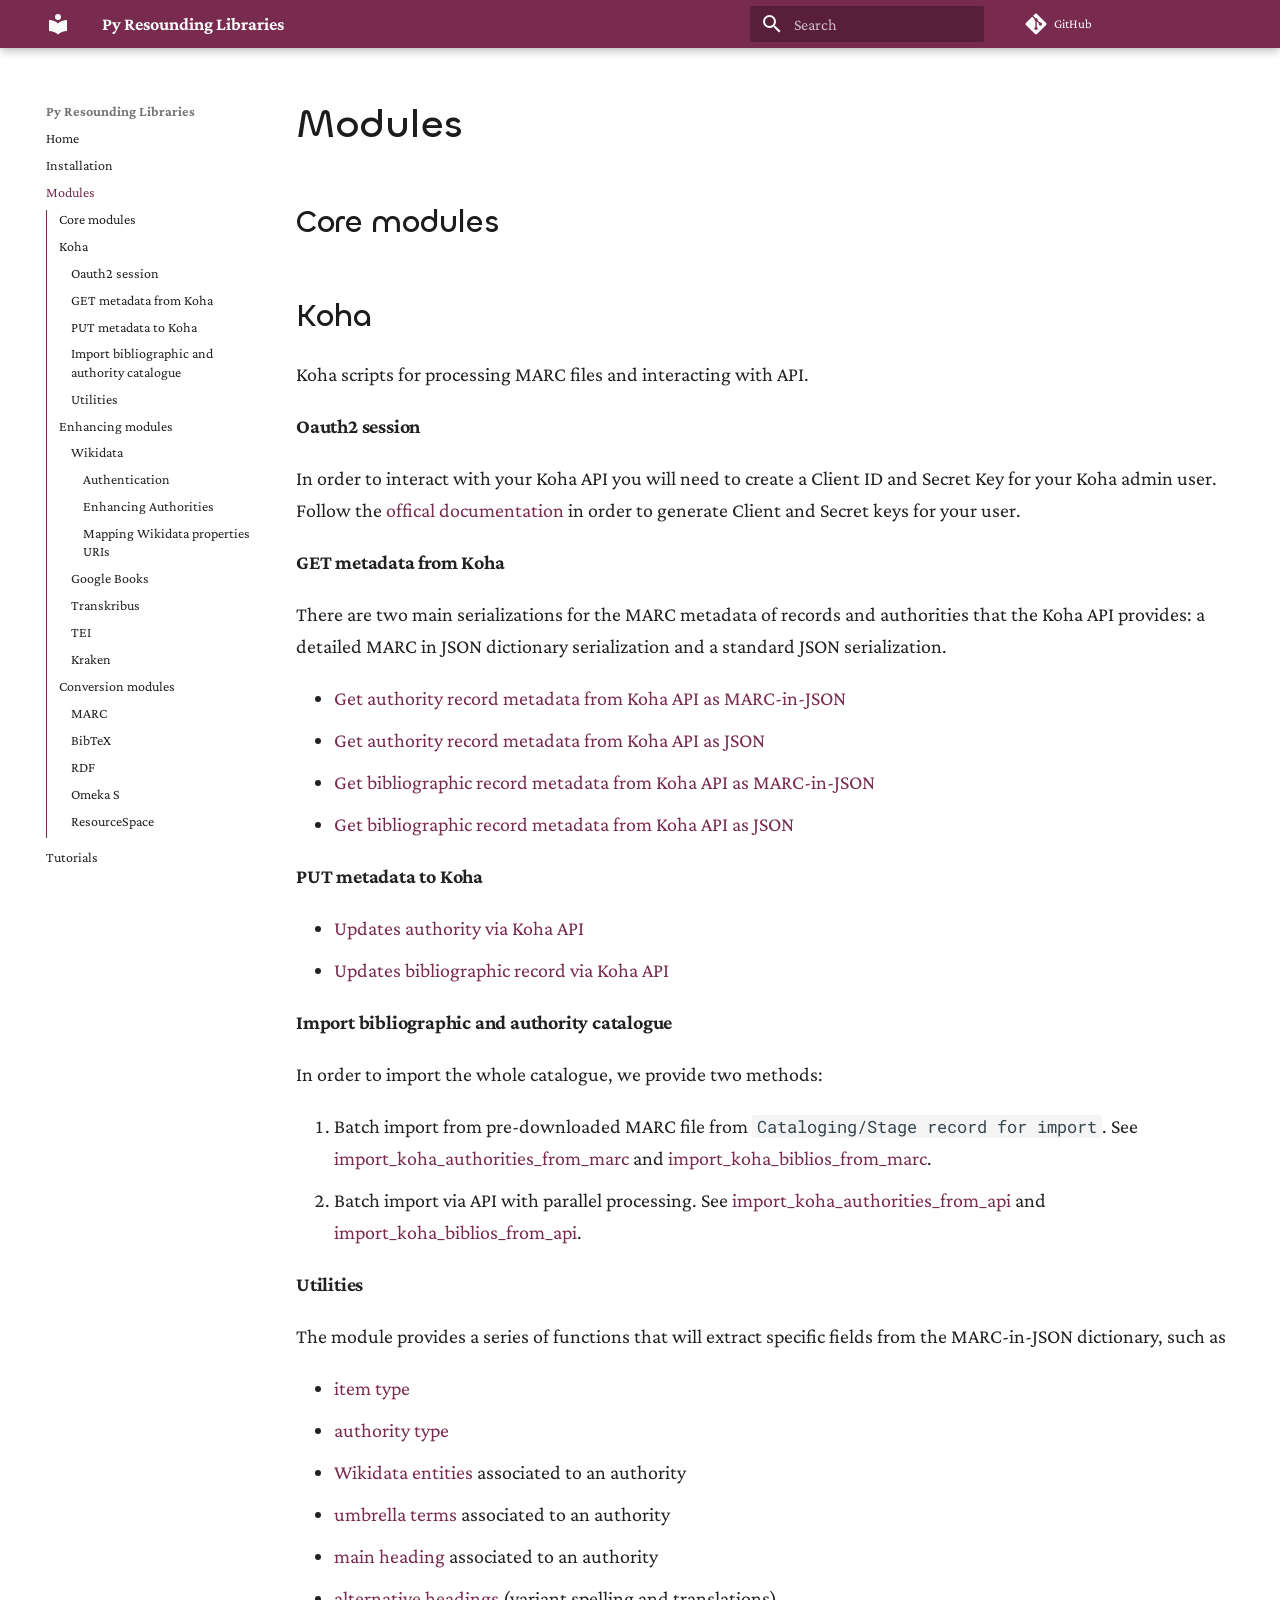
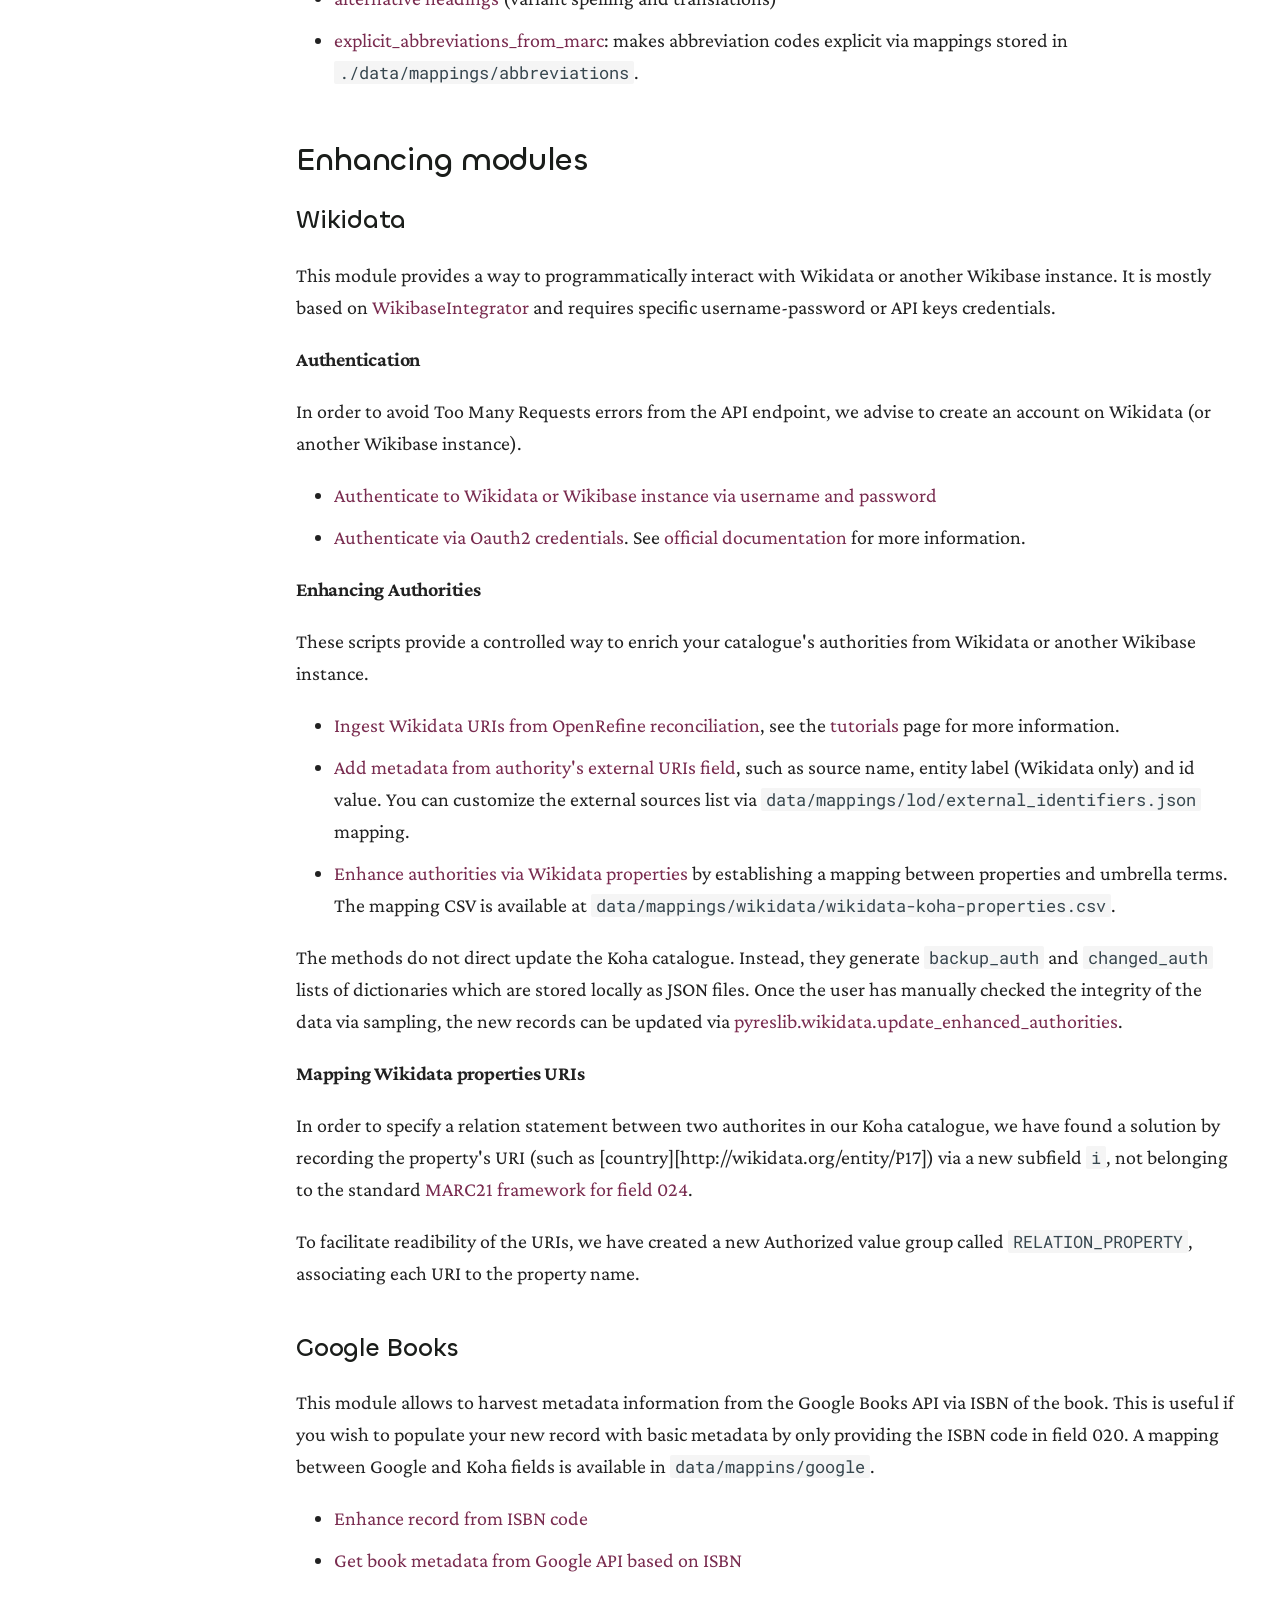
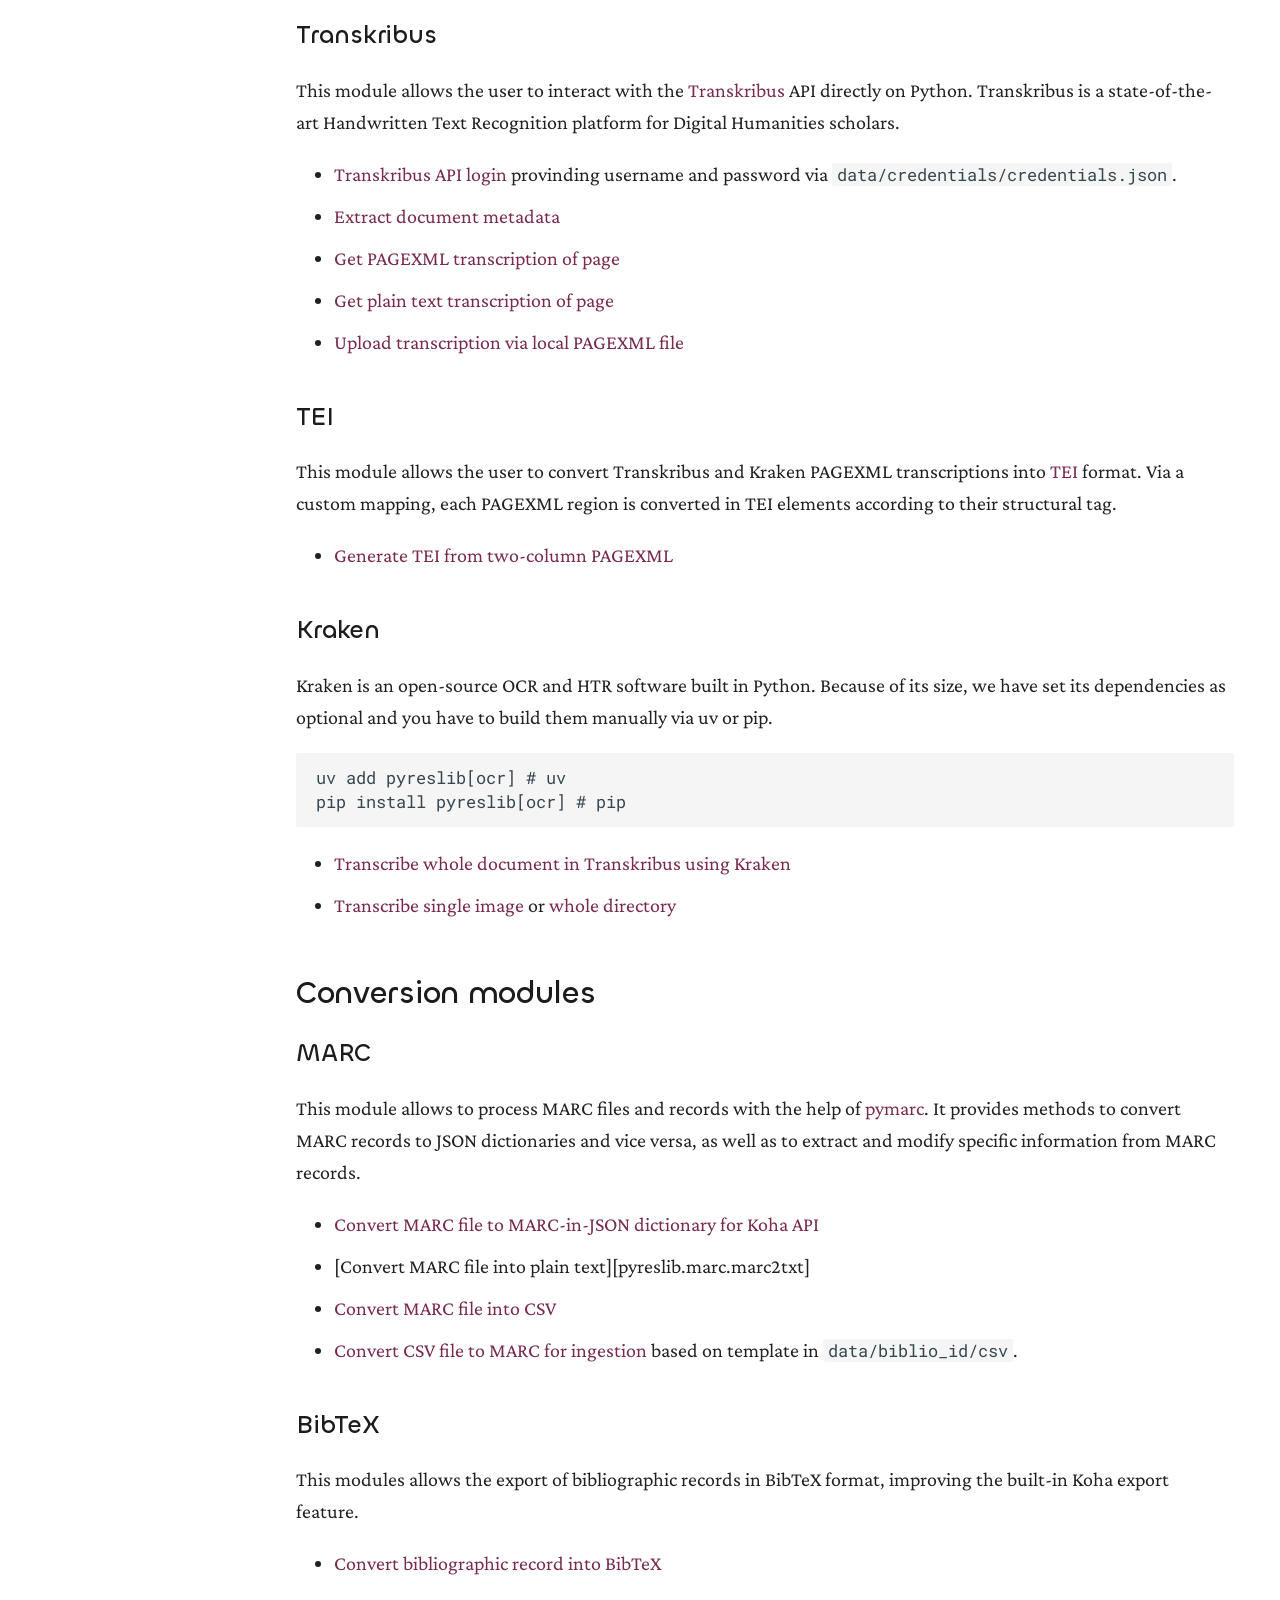
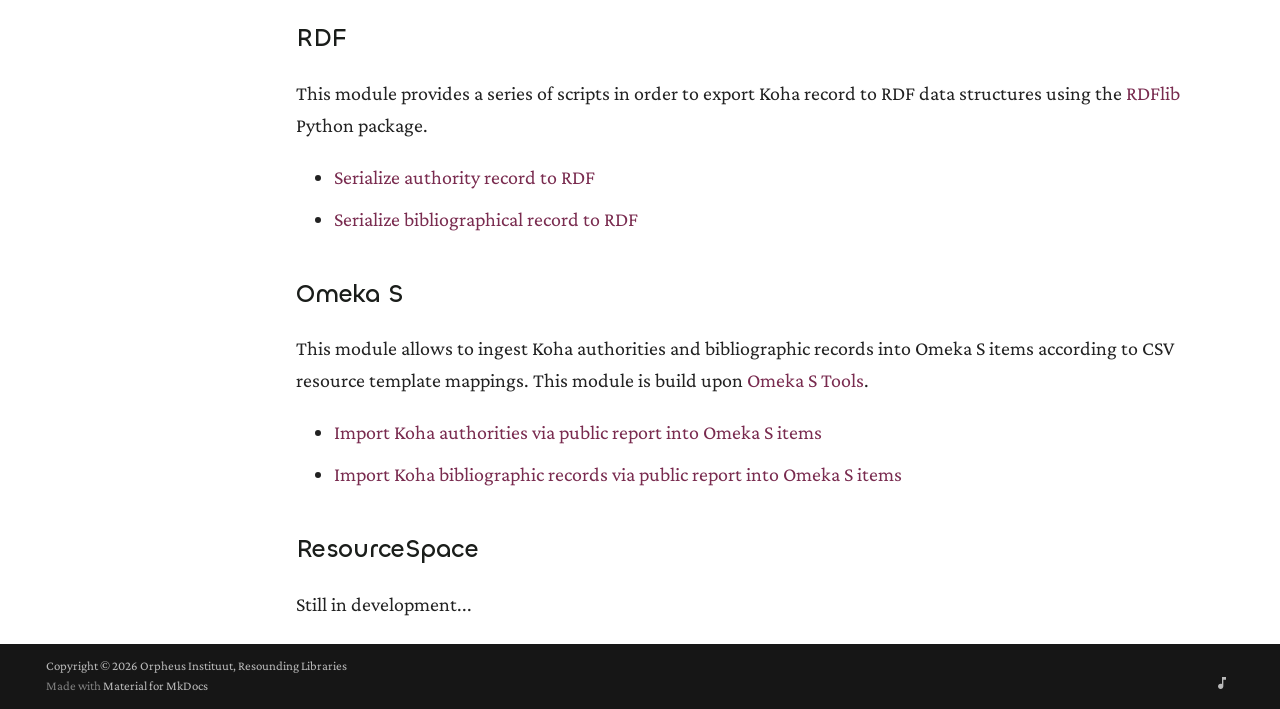
<file: modules/index.html>
<!doctype html>
<html lang="en" class="no-js">
  <head>
    
      <meta charset="utf-8">
      <meta name="viewport" content="width=device-width,initial-scale=1">
      
      
        <meta name="author" content="Nicholas Cornia">
      
      
      
        <link rel="prev" href="../installation/">
      
      
        <link rel="next" href="../tutorials/">
      
      
        
      
      
      <link rel="icon" href="../assets/images/favicon.png">
      <meta name="generator" content="mkdocs-1.6.1, mkdocs-material-9.7.6">
    
    
      
        <title>Modules - Py Resounding Libraries</title>
      
    
    
      <link rel="stylesheet" href="../assets/stylesheets/main.484c7ddc.min.css">
      
        
        <link rel="stylesheet" href="../assets/stylesheets/palette.ab4e12ef.min.css">
      
      
  
  
    
      
      
    
  
    
      
      
    
  
    
      
      
    
  
  
  <style>:root{--md-admonition-icon--abstract:url('data:image/svg+xml;charset=utf-8,%3Csvg%20xmlns%3D%22http%3A//www.w3.org/2000/svg%22%20viewBox%3D%220%200%20448%20512%22%3E%3C%21--%21%20Font%20Awesome%20Free%207.1.0%20by%20%40fontawesome%20-%20https%3A//fontawesome.com%20License%20-%20https%3A//fontawesome.com/license/free%20%28Icons%3A%20CC%20BY%204.0%2C%20Fonts%3A%20SIL%20OFL%201.1%2C%20Code%3A%20MIT%20License%29%20Copyright%202025%20Fonticons%2C%20Inc.--%3E%3Cpath%20d%3D%22M384%20512H96c-53%200-96-43-96-96V96C0%2043%2043%200%2096%200h304c26.5%200%2048%2021.5%2048%2048v288c0%2020.9-13.4%2038.7-32%2045.3V448c17.7%200%2032%2014.3%2032%2032s-14.3%2032-32%2032zM96%20384c-17.7%200-32%2014.3-32%2032s14.3%2032%2032%2032h256v-64zm32-232c0%2013.3%2010.7%2024%2024%2024h176c13.3%200%2024-10.7%2024-24s-10.7-24-24-24H152c-13.3%200-24%2010.7-24%2024m24%2072c-13.3%200-24%2010.7-24%2024s10.7%2024%2024%2024h176c13.3%200%2024-10.7%2024-24s-10.7-24-24-24z%22/%3E%3C/svg%3E');--md-admonition-icon--note:url('data:image/svg+xml;charset=utf-8,%3Csvg%20xmlns%3D%22http%3A//www.w3.org/2000/svg%22%20viewBox%3D%220%200%20448%20512%22%3E%3C%21--%21%20Font%20Awesome%20Free%207.1.0%20by%20%40fontawesome%20-%20https%3A//fontawesome.com%20License%20-%20https%3A//fontawesome.com/license/free%20%28Icons%3A%20CC%20BY%204.0%2C%20Fonts%3A%20SIL%20OFL%201.1%2C%20Code%3A%20MIT%20License%29%20Copyright%202025%20Fonticons%2C%20Inc.--%3E%3Cpath%20d%3D%22M64%20480c-35.3%200-64-28.7-64-64V96c0-35.3%2028.7-64%2064-64h320c35.3%200%2064%2028.7%2064%2064v213.5c0%2017-6.7%2033.3-18.7%2045.3L322.7%20461.3c-12%2012-28.3%2018.7-45.3%2018.7zm325.5-176H296c-13.3%200-24%2010.7-24%2024v93.5z%22/%3E%3C/svg%3E');--md-admonition-icon--quote:url('data:image/svg+xml;charset=utf-8,%3Csvg%20xmlns%3D%22http%3A//www.w3.org/2000/svg%22%20viewBox%3D%220%200%20448%20512%22%3E%3C%21--%21%20Font%20Awesome%20Free%207.1.0%20by%20%40fontawesome%20-%20https%3A//fontawesome.com%20License%20-%20https%3A//fontawesome.com/license/free%20%28Icons%3A%20CC%20BY%204.0%2C%20Fonts%3A%20SIL%20OFL%201.1%2C%20Code%3A%20MIT%20License%29%20Copyright%202025%20Fonticons%2C%20Inc.--%3E%3Cpath%20d%3D%22M0%20216C0%20149.7%2053.7%2096%20120%2096h8c17.7%200%2032%2014.3%2032%2032s-14.3%2032-32%2032h-8c-30.9%200-56%2025.1-56%2056v8h64c35.3%200%2064%2028.7%2064%2064v64c0%2035.3-28.7%2064-64%2064H64c-35.3%200-64-28.7-64-64zm256%200c0-66.3%2053.7-120%20120-120h8c17.7%200%2032%2014.3%2032%2032s-14.3%2032-32%2032h-8c-30.9%200-56%2025.1-56%2056v8h64c35.3%200%2064%2028.7%2064%2064v64c0%2035.3-28.7%2064-64%2064h-64c-35.3%200-64-28.7-64-64z%22/%3E%3C/svg%3E');}</style>



    
    
      
    
    
      
        
        
        <link rel="preconnect" href="https://fonts.gstatic.com" crossorigin>
        <link rel="stylesheet" href="https://fonts.googleapis.com/css?family=Crimson+Pro:300,300i,400,400i,700,700i%7CRoboto+Mono:400,400i,700,700i&display=fallback">
        <style>:root{--md-text-font:"Crimson Pro";--md-code-font:"Roboto Mono"}</style>
      
    
    
      <link rel="stylesheet" href="../assets/_mkdocstrings.css">
    
      <link rel="stylesheet" href="../assets/css/extras.css">
    
    <script>__md_scope=new URL("..",location),__md_hash=e=>[...e].reduce(((e,_)=>(e<<5)-e+_.charCodeAt(0)),0),__md_get=(e,_=localStorage,t=__md_scope)=>JSON.parse(_.getItem(t.pathname+"."+e)),__md_set=(e,_,t=localStorage,a=__md_scope)=>{try{t.setItem(a.pathname+"."+e,JSON.stringify(_))}catch(e){}}</script>
    
      

    
    
  </head>
  
  
    
    
      
    
    
    
    
    <body dir="ltr" data-md-color-scheme="default" data-md-color-primary="custom" data-md-color-accent="custom">
  
    
    <input class="md-toggle" data-md-toggle="drawer" type="checkbox" id="__drawer" autocomplete="off">
    <input class="md-toggle" data-md-toggle="search" type="checkbox" id="__search" autocomplete="off">
    <label class="md-overlay" for="__drawer"></label>
    <div data-md-component="skip">
      
        
        <a href="#modules" class="md-skip">
          Skip to content
        </a>
      
    </div>
    <div data-md-component="announce">
      
    </div>
    
    
      

  

<header class="md-header md-header--shadow" data-md-component="header">
  <nav class="md-header__inner md-grid" aria-label="Header">
    <a href=".." title="Py Resounding Libraries" class="md-header__button md-logo" aria-label="Py Resounding Libraries" data-md-component="logo">
      
  
  <svg xmlns="http://www.w3.org/2000/svg" viewBox="0 0 24 24"><path d="M12 8a3 3 0 0 0 3-3 3 3 0 0 0-3-3 3 3 0 0 0-3 3 3 3 0 0 0 3 3m0 3.54C9.64 9.35 6.5 8 3 8v11c3.5 0 6.64 1.35 9 3.54 2.36-2.19 5.5-3.54 9-3.54V8c-3.5 0-6.64 1.35-9 3.54"/></svg>

    </a>
    <label class="md-header__button md-icon" for="__drawer">
      
      <svg xmlns="http://www.w3.org/2000/svg" viewBox="0 0 24 24"><path d="M3 6h18v2H3zm0 5h18v2H3zm0 5h18v2H3z"/></svg>
    </label>
    <div class="md-header__title" data-md-component="header-title">
      <div class="md-header__ellipsis">
        <div class="md-header__topic">
          <span class="md-ellipsis">
            Py Resounding Libraries
          </span>
        </div>
        <div class="md-header__topic" data-md-component="header-topic">
          <span class="md-ellipsis">
            
              Modules
            
          </span>
        </div>
      </div>
    </div>
    
      
        <form class="md-header__option" data-md-component="palette">
  
    
    
    
    <input class="md-option" data-md-color-media="" data-md-color-scheme="default" data-md-color-primary="custom" data-md-color-accent="custom"  aria-hidden="true"  type="radio" name="__palette" id="__palette_0">
    
  
</form>
      
    
    
      <script>var palette=__md_get("__palette");if(palette&&palette.color){if("(prefers-color-scheme)"===palette.color.media){var media=matchMedia("(prefers-color-scheme: light)"),input=document.querySelector(media.matches?"[data-md-color-media='(prefers-color-scheme: light)']":"[data-md-color-media='(prefers-color-scheme: dark)']");palette.color.media=input.getAttribute("data-md-color-media"),palette.color.scheme=input.getAttribute("data-md-color-scheme"),palette.color.primary=input.getAttribute("data-md-color-primary"),palette.color.accent=input.getAttribute("data-md-color-accent")}for(var[key,value]of Object.entries(palette.color))document.body.setAttribute("data-md-color-"+key,value)}</script>
    
    
    
      
      
        <label class="md-header__button md-icon" for="__search">
          
          <svg xmlns="http://www.w3.org/2000/svg" viewBox="0 0 24 24"><path d="M9.5 3A6.5 6.5 0 0 1 16 9.5c0 1.61-.59 3.09-1.56 4.23l.27.27h.79l5 5-1.5 1.5-5-5v-.79l-.27-.27A6.52 6.52 0 0 1 9.5 16 6.5 6.5 0 0 1 3 9.5 6.5 6.5 0 0 1 9.5 3m0 2C7 5 5 7 5 9.5S7 14 9.5 14 14 12 14 9.5 12 5 9.5 5"/></svg>
        </label>
        <div class="md-search" data-md-component="search" role="dialog">
  <label class="md-search__overlay" for="__search"></label>
  <div class="md-search__inner" role="search">
    <form class="md-search__form" name="search">
      <input type="text" class="md-search__input" name="query" aria-label="Search" placeholder="Search" autocapitalize="off" autocorrect="off" autocomplete="off" spellcheck="false" data-md-component="search-query" required>
      <label class="md-search__icon md-icon" for="__search">
        
        <svg xmlns="http://www.w3.org/2000/svg" viewBox="0 0 24 24"><path d="M9.5 3A6.5 6.5 0 0 1 16 9.5c0 1.61-.59 3.09-1.56 4.23l.27.27h.79l5 5-1.5 1.5-5-5v-.79l-.27-.27A6.52 6.52 0 0 1 9.5 16 6.5 6.5 0 0 1 3 9.5 6.5 6.5 0 0 1 9.5 3m0 2C7 5 5 7 5 9.5S7 14 9.5 14 14 12 14 9.5 12 5 9.5 5"/></svg>
        
        <svg xmlns="http://www.w3.org/2000/svg" viewBox="0 0 256 512"><!--! Font Awesome Free 7.1.0 by @fontawesome - https://fontawesome.com License - https://fontawesome.com/license/free (Icons: CC BY 4.0, Fonts: SIL OFL 1.1, Code: MIT License) Copyright 2025 Fonticons, Inc.--><path d="M9.4 233.4c-12.5 12.5-12.5 32.8 0 45.3l160 160c12.5 12.5 32.8 12.5 45.3 0s12.5-32.8 0-45.3L77.3 256l137.3-137.4c12.5-12.5 12.5-32.8 0-45.3s-32.8-12.5-45.3 0l-160 160z"/></svg>
      </label>
      <nav class="md-search__options" aria-label="Search">
        
          <a href="javascript:void(0)" class="md-search__icon md-icon" title="Share" aria-label="Share" data-clipboard data-clipboard-text="" data-md-component="search-share" tabindex="-1">
            
            <svg xmlns="http://www.w3.org/2000/svg" viewBox="0 0 24 24"><path d="M18 16.08c-.76 0-1.44.3-1.96.77L8.91 12.7c.05-.23.09-.46.09-.7s-.04-.47-.09-.7l7.05-4.11c.54.5 1.25.81 2.04.81a3 3 0 0 0 3-3 3 3 0 0 0-3-3 3 3 0 0 0-3 3c0 .24.04.47.09.7L8.04 9.81C7.5 9.31 6.79 9 6 9a3 3 0 0 0-3 3 3 3 0 0 0 3 3c.79 0 1.5-.31 2.04-.81l7.12 4.15c-.05.21-.08.43-.08.66 0 1.61 1.31 2.91 2.92 2.91s2.92-1.3 2.92-2.91A2.92 2.92 0 0 0 18 16.08"/></svg>
          </a>
        
        <button type="reset" class="md-search__icon md-icon" title="Clear" aria-label="Clear" tabindex="-1">
          
          <svg xmlns="http://www.w3.org/2000/svg" viewBox="0 0 24 24"><path d="M19 6.41 17.59 5 12 10.59 6.41 5 5 6.41 10.59 12 5 17.59 6.41 19 12 13.41 17.59 19 19 17.59 13.41 12z"/></svg>
        </button>
      </nav>
      
    </form>
    <div class="md-search__output">
      <div class="md-search__scrollwrap" tabindex="0" data-md-scrollfix>
        <div class="md-search-result" data-md-component="search-result">
          <div class="md-search-result__meta">
            Initializing search
          </div>
          <ol class="md-search-result__list" role="presentation"></ol>
        </div>
      </div>
    </div>
  </div>
</div>
      
    
    
      <div class="md-header__source">
        <a href="https://github.com/NicholasCorniaOrpheus/py-resounding-libraries" title="Go to repository" class="md-source" data-md-component="source">
  <div class="md-source__icon md-icon">
    
    <svg xmlns="http://www.w3.org/2000/svg" viewBox="0 0 448 512"><!--! Font Awesome Free 7.1.0 by @fontawesome - https://fontawesome.com License - https://fontawesome.com/license/free (Icons: CC BY 4.0, Fonts: SIL OFL 1.1, Code: MIT License) Copyright 2025 Fonticons, Inc.--><path d="M439.6 236.1 244 40.5c-5.4-5.5-12.8-8.5-20.4-8.5s-15 3-20.4 8.4L162.5 81l51.5 51.5c27.1-9.1 52.7 16.8 43.4 43.7l49.7 49.7c34.2-11.8 61.2 31 35.5 56.7-26.5 26.5-70.2-2.9-56-37.3L240.3 199v121.9c25.3 12.5 22.3 41.8 9.1 55-6.4 6.4-15.2 10.1-24.3 10.1s-17.8-3.6-24.3-10.1c-17.6-17.6-11.1-46.9 11.2-56v-123c-20.8-8.5-24.6-30.7-18.6-45L142.6 101 8.5 235.1C3 240.6 0 247.9 0 255.5s3 15 8.5 20.4l195.6 195.7c5.4 5.4 12.7 8.4 20.4 8.4s15-3 20.4-8.4l194.7-194.7c5.4-5.4 8.4-12.8 8.4-20.4s-3-15-8.4-20.4"/></svg>
  </div>
  <div class="md-source__repository">
    GitHub
  </div>
</a>
      </div>
    
  </nav>
  
</header>
    
    <div class="md-container" data-md-component="container">
      
      
        
          
        
      
      <main class="md-main" data-md-component="main">
        <div class="md-main__inner md-grid">
          
            
              
              <div class="md-sidebar md-sidebar--primary" data-md-component="sidebar" data-md-type="navigation" >
                <div class="md-sidebar__scrollwrap">
                  <div class="md-sidebar__inner">
                    



  

<nav class="md-nav md-nav--primary md-nav--integrated" aria-label="Navigation" data-md-level="0">
  <label class="md-nav__title" for="__drawer">
    <a href=".." title="Py Resounding Libraries" class="md-nav__button md-logo" aria-label="Py Resounding Libraries" data-md-component="logo">
      
  
  <svg xmlns="http://www.w3.org/2000/svg" viewBox="0 0 24 24"><path d="M12 8a3 3 0 0 0 3-3 3 3 0 0 0-3-3 3 3 0 0 0-3 3 3 3 0 0 0 3 3m0 3.54C9.64 9.35 6.5 8 3 8v11c3.5 0 6.64 1.35 9 3.54 2.36-2.19 5.5-3.54 9-3.54V8c-3.5 0-6.64 1.35-9 3.54"/></svg>

    </a>
    Py Resounding Libraries
  </label>
  
    <div class="md-nav__source">
      <a href="https://github.com/NicholasCorniaOrpheus/py-resounding-libraries" title="Go to repository" class="md-source" data-md-component="source">
  <div class="md-source__icon md-icon">
    
    <svg xmlns="http://www.w3.org/2000/svg" viewBox="0 0 448 512"><!--! Font Awesome Free 7.1.0 by @fontawesome - https://fontawesome.com License - https://fontawesome.com/license/free (Icons: CC BY 4.0, Fonts: SIL OFL 1.1, Code: MIT License) Copyright 2025 Fonticons, Inc.--><path d="M439.6 236.1 244 40.5c-5.4-5.5-12.8-8.5-20.4-8.5s-15 3-20.4 8.4L162.5 81l51.5 51.5c27.1-9.1 52.7 16.8 43.4 43.7l49.7 49.7c34.2-11.8 61.2 31 35.5 56.7-26.5 26.5-70.2-2.9-56-37.3L240.3 199v121.9c25.3 12.5 22.3 41.8 9.1 55-6.4 6.4-15.2 10.1-24.3 10.1s-17.8-3.6-24.3-10.1c-17.6-17.6-11.1-46.9 11.2-56v-123c-20.8-8.5-24.6-30.7-18.6-45L142.6 101 8.5 235.1C3 240.6 0 247.9 0 255.5s3 15 8.5 20.4l195.6 195.7c5.4 5.4 12.7 8.4 20.4 8.4s15-3 20.4-8.4l194.7-194.7c5.4-5.4 8.4-12.8 8.4-20.4s-3-15-8.4-20.4"/></svg>
  </div>
  <div class="md-source__repository">
    GitHub
  </div>
</a>
    </div>
  
  <ul class="md-nav__list" data-md-scrollfix>
    
      
      
  
  
  
  
    <li class="md-nav__item">
      <a href=".." class="md-nav__link">
        
  
  
  <span class="md-ellipsis">
    
  
    Home
  

    
  </span>
  
  

      </a>
    </li>
  

    
      
      
  
  
  
  
    <li class="md-nav__item">
      <a href="../installation/" class="md-nav__link">
        
  
  
  <span class="md-ellipsis">
    
  
    Installation
  

    
  </span>
  
  

      </a>
    </li>
  

    
      
      
  
  
    
  
  
  
    <li class="md-nav__item md-nav__item--active">
      
      <input class="md-nav__toggle md-toggle" type="checkbox" id="__toc">
      
      
        
      
      
        <label class="md-nav__link md-nav__link--active" for="__toc">
          
  
  
  <span class="md-ellipsis">
    
  
    Modules
  

    
  </span>
  
  

          <span class="md-nav__icon md-icon"></span>
        </label>
      
      <a href="./" class="md-nav__link md-nav__link--active">
        
  
  
  <span class="md-ellipsis">
    
  
    Modules
  

    
  </span>
  
  

      </a>
      
        

<nav class="md-nav md-nav--secondary" aria-label="Table of contents">
  
  
  
    
  
  
    <label class="md-nav__title" for="__toc">
      <span class="md-nav__icon md-icon"></span>
      Table of contents
    </label>
    <ul class="md-nav__list" data-md-component="toc" data-md-scrollfix>
      
        <li class="md-nav__item">
  <a href="#core-modules" class="md-nav__link">
    <span class="md-ellipsis">
      
        Core modules
      
    </span>
  </a>
  
</li>
      
        <li class="md-nav__item">
  <a href="#koha" class="md-nav__link">
    <span class="md-ellipsis">
      
        Koha
      
    </span>
  </a>
  
    <nav class="md-nav" aria-label="Koha">
      <ul class="md-nav__list">
        
          <li class="md-nav__item">
  <a href="#oauth2-session" class="md-nav__link">
    <span class="md-ellipsis">
      
        Oauth2 session
      
    </span>
  </a>
  
</li>
        
          <li class="md-nav__item">
  <a href="#get-metadata-from-koha" class="md-nav__link">
    <span class="md-ellipsis">
      
        GET metadata from Koha
      
    </span>
  </a>
  
</li>
        
          <li class="md-nav__item">
  <a href="#put-metadata-to-koha" class="md-nav__link">
    <span class="md-ellipsis">
      
        PUT metadata to Koha
      
    </span>
  </a>
  
</li>
        
          <li class="md-nav__item">
  <a href="#import-bibliographic-and-authority-catalogue" class="md-nav__link">
    <span class="md-ellipsis">
      
        Import bibliographic and authority catalogue
      
    </span>
  </a>
  
</li>
        
          <li class="md-nav__item">
  <a href="#utilities" class="md-nav__link">
    <span class="md-ellipsis">
      
        Utilities
      
    </span>
  </a>
  
</li>
        
      </ul>
    </nav>
  
</li>
      
        <li class="md-nav__item">
  <a href="#enhancing-modules" class="md-nav__link">
    <span class="md-ellipsis">
      
        Enhancing modules
      
    </span>
  </a>
  
    <nav class="md-nav" aria-label="Enhancing modules">
      <ul class="md-nav__list">
        
          <li class="md-nav__item">
  <a href="#wikidata" class="md-nav__link">
    <span class="md-ellipsis">
      
        Wikidata
      
    </span>
  </a>
  
    <nav class="md-nav" aria-label="Wikidata">
      <ul class="md-nav__list">
        
          <li class="md-nav__item">
  <a href="#authentication" class="md-nav__link">
    <span class="md-ellipsis">
      
        Authentication
      
    </span>
  </a>
  
</li>
        
          <li class="md-nav__item">
  <a href="#enhancing-authorities" class="md-nav__link">
    <span class="md-ellipsis">
      
        Enhancing Authorities
      
    </span>
  </a>
  
</li>
        
          <li class="md-nav__item">
  <a href="#mapping-wikidata-properties-uris" class="md-nav__link">
    <span class="md-ellipsis">
      
        Mapping Wikidata properties URIs
      
    </span>
  </a>
  
</li>
        
      </ul>
    </nav>
  
</li>
        
          <li class="md-nav__item">
  <a href="#google-books" class="md-nav__link">
    <span class="md-ellipsis">
      
        Google Books
      
    </span>
  </a>
  
</li>
        
          <li class="md-nav__item">
  <a href="#transkribus" class="md-nav__link">
    <span class="md-ellipsis">
      
        Transkribus
      
    </span>
  </a>
  
</li>
        
          <li class="md-nav__item">
  <a href="#tei" class="md-nav__link">
    <span class="md-ellipsis">
      
        TEI
      
    </span>
  </a>
  
</li>
        
          <li class="md-nav__item">
  <a href="#kraken" class="md-nav__link">
    <span class="md-ellipsis">
      
        Kraken
      
    </span>
  </a>
  
</li>
        
      </ul>
    </nav>
  
</li>
      
        <li class="md-nav__item">
  <a href="#conversion-modules" class="md-nav__link">
    <span class="md-ellipsis">
      
        Conversion modules
      
    </span>
  </a>
  
    <nav class="md-nav" aria-label="Conversion modules">
      <ul class="md-nav__list">
        
          <li class="md-nav__item">
  <a href="#marc" class="md-nav__link">
    <span class="md-ellipsis">
      
        MARC
      
    </span>
  </a>
  
</li>
        
          <li class="md-nav__item">
  <a href="#bibtex" class="md-nav__link">
    <span class="md-ellipsis">
      
        BibTeX
      
    </span>
  </a>
  
</li>
        
          <li class="md-nav__item">
  <a href="#rdf" class="md-nav__link">
    <span class="md-ellipsis">
      
        RDF
      
    </span>
  </a>
  
</li>
        
          <li class="md-nav__item">
  <a href="#omeka-s" class="md-nav__link">
    <span class="md-ellipsis">
      
        Omeka S
      
    </span>
  </a>
  
</li>
        
          <li class="md-nav__item">
  <a href="#resourcespace" class="md-nav__link">
    <span class="md-ellipsis">
      
        ResourceSpace
      
    </span>
  </a>
  
</li>
        
      </ul>
    </nav>
  
</li>
      
    </ul>
  
</nav>
      
    </li>
  

    
      
      
  
  
  
  
    <li class="md-nav__item">
      <a href="../tutorials/" class="md-nav__link">
        
  
  
  <span class="md-ellipsis">
    
  
    Tutorials
  

    
  </span>
  
  

      </a>
    </li>
  

    
      
      
  
  
  
  
    <li class="md-nav__item">
      <a href="../reports/" class="md-nav__link">
        
  
  
  <span class="md-ellipsis">
    
  
    Koha Reports
  

    
  </span>
  
  

      </a>
    </li>
  

    
      
      
  
  
  
  
    <li class="md-nav__item">
      <a href="../api_documentation/" class="md-nav__link">
        
  
  
  <span class="md-ellipsis">
    
  
    API Documentation
  

    
  </span>
  
  

      </a>
    </li>
  

    
  </ul>
</nav>
                  </div>
                </div>
              </div>
            
            
          
          
            <div class="md-content" data-md-component="content">
              
              <article class="md-content__inner md-typeset">
                
                  


  
  


<h1 id="modules">Modules</h1>
<h2 id="core-modules">Core modules</h2>
<h2 id="koha">Koha</h2>
<p>Koha scripts for processing MARC files and interacting with API.</p>
<h4 id="oauth2-session">Oauth2 session</h4>
<p>In order to interact with your Koha API you will need to create a Client ID and Secret Key for your Koha admin user.
Follow the <a href="https://koha-community.org/manual/23.11/en/html/webservices.html#api-key-management-interface-for-patrons">offical documentation</a> in order to generate Client and Secret keys for your user.</p>
<h4 id="get-metadata-from-koha">GET metadata from Koha</h4>
<p>There are two main serializations for the MARC metadata of records and authorities that the Koha API provides: a detailed MARC in JSON dictionary serialization and a standard JSON serialization.</p>
<ul>
<li><a class="autorefs autorefs-internal" title="get_authority_marc(session, auth_id, base_url)" href="../api_documentation/#pyreslib.koha.get_authority_marc">Get authority record metadata from Koha API as MARC-in-JSON</a></li>
<li><a class="autorefs autorefs-internal" title="get_authority_json(session, auth_id, base_url)" href="../api_documentation/#pyreslib.koha.get_authority_json">Get authority record metadata from Koha API as JSON</a></li>
<li><a class="autorefs autorefs-internal" title="get_biblio_marc(session, biblio_id, base_url)" href="../api_documentation/#pyreslib.koha.get_biblio_marc">Get bibliographic record metadata from Koha API as MARC-in-JSON</a></li>
<li><a class="autorefs autorefs-internal" title="get_biblio_json(session, biblio_id, base_url)" href="../api_documentation/#pyreslib.koha.get_biblio_json">Get bibliographic record metadata from Koha API as JSON</a></li>
</ul>
<h4 id="put-metadata-to-koha">PUT metadata to Koha</h4>
<ul>
<li><a class="autorefs autorefs-internal" title="update_authority_marc(session, auth_id, marc_json, base_url)" href="../api_documentation/#pyreslib.koha.update_authority_marc">Updates authority via Koha API</a></li>
<li><a class="autorefs autorefs-internal" title="update_biblio_marc(session, biblio_id, marc_json, base_url)" href="../api_documentation/#pyreslib.koha.update_biblio_marc">Updates bibliographic record via Koha API</a></li>
</ul>
<h4 id="import-bibliographic-and-authority-catalogue">Import bibliographic and authority catalogue</h4>
<p>In order to import the whole catalogue, we provide two methods: </p>
<ol>
<li>Batch import from pre-downloaded MARC file from <code>Cataloging/Stage record for import</code>. See <a href="pyreslib.koha.import_koha_authorities_from_marc">import_koha_authorities_from_marc</a> and <a href="pyreslib.koha.import_koha_biblios_from_marc">import_koha_biblios_from_marc</a>.</li>
<li>Batch import via API with parallel processing. See <a href="pyreslib.koha.import_koha_authorities_from_api">import_koha_authorities_from_api</a> and <a href="pyreslib.koha.import_koha_biblios_from_api">import_koha_biblios_from_api</a>.</li>
</ol>
<h4 id="utilities">Utilities</h4>
<p>The module provides a series of functions that will extract specific fields from the MARC-in-JSON dictionary, such as </p>
<ul>
<li><a class="autorefs autorefs-internal" title="get_biblio_type(record, biblio_type_field=['942', 'c'])" href="../api_documentation/#pyreslib.koha.get_biblio_type">item type</a></li>
<li><a class="autorefs autorefs-internal" title="get_authority_type(record, auth_type_field=['942', 'a'])" href="../api_documentation/#pyreslib.koha.get_authority_type">authority type</a></li>
<li><a class="autorefs autorefs-internal" title="get_wikidata_entities_from_authority(record, wikidata_field='024', wikidata_subfields={'uri': '1', 'label': '9'})" href="../api_documentation/#pyreslib.koha.get_wikidata_entities_from_authority">Wikidata entities</a> associated to an authority</li>
<li><a class="autorefs autorefs-internal" title="get_umbrella_terms_from_authority(record, umbrella_fields={'PERSO_NAME': '500', 'CORPO_NAME': '510', 'CHRON_TERM': '548', 'TOPIC_TERM': '550', 'GEOGR_NAME': '551'}, umbrella_subfields={'label': 'a', 'id': '9'})" href="../api_documentation/#pyreslib.koha.get_umbrella_terms_from_authority">umbrella terms</a> associated to an authority</li>
<li><a class="autorefs autorefs-internal" title="get_main_heading_from_authority(record, headings={'PERSO_NAME': '100', 'CORPO_NAME': '110', 'CHRON_TERM': '148', 'TOPIC_TERM': '150', 'GEOGR_NAME': '151', 'KOOPM_KEYW': '150'}, heading_subfield='a')" href="../api_documentation/#pyreslib.koha.get_main_heading_from_authority">main heading</a> associated to an authority</li>
<li><a class="autorefs autorefs-internal" title="get_alternative_headings_from_authority(record, headings={'PERSO_NAME': '400', 'CORPO_NAME': '410', 'CHRON_TERM': '448', 'TOPIC_TERM': '450', 'GEOGR_NAME': '451', 'KOOPM_KEYW': '450'}, heading_subfield='a')" href="../api_documentation/#pyreslib.koha.get_alternative_headings_from_authority">alternative headings</a> (variant spelling and translations)</li>
<li><a class="autorefs autorefs-internal" title="explicit_abbreviations_from_marc(record, abbreviations_dir=os.path.join('data', 'mappings', 'abbreviations'), abbreviation_codes={'relationships': {'fields': ['100$4', '700$4']}, 'languages': {'fields': ['041$a']}, 'item_types': {'fields': ['942$c']}, 'musical_instruments': {'fields': ['059$a']}})" href="../api_documentation/#pyreslib.koha.explicit_abbreviations_from_marc">explicit_abbreviations_from_marc</a>: makes abbreviation codes explicit via mappings stored in <code>./data/mappings/abbreviations</code>.</li>
</ul>
<h2 id="enhancing-modules">Enhancing modules</h2>
<h3 id="wikidata">Wikidata</h3>
<p>This module provides a way to programmatically interact with Wikidata or another Wikibase instance. It is mostly based on <a href="https://wikibaseintegrator.readthedocs.io/en/stable/">WikibaseIntegrator</a> and requires specific username-password or API keys credentials.</p>
<h4 id="authentication">Authentication</h4>
<p>In order to avoid Too Many Requests errors from the API endpoint, we advise to create an account on Wikidata (or another Wikibase instance).</p>
<ul>
<li><a class="autorefs autorefs-internal" title="wikibase_integrator_session_basic(username, password, mediawiki_api_url='https://www.wikidata.org/w/api.php')" href="../api_documentation/#pyreslib.wikidata.wikibase_integrator_session_basic">Authenticate to Wikidata or Wikibase instance via username and password</a></li>
<li><a class="autorefs autorefs-internal" title="wikibase_integrator_session_oauth2(consumer_token, consumer_secret, mediawiki_api_url='https://www.wikidata.org/w/api.php')" href="../api_documentation/#pyreslib.wikidata.wikibase_integrator_session_oauth2">Authenticate via Oauth2 credentials</a>. See <a href="https://www.wikidata.org/wiki/Wikidata:REST_API/Authentication">official documentation</a> for more information.</li>
</ul>
<h4 id="enhancing-authorities">Enhancing Authorities</h4>
<p>These scripts provide a controlled way to enrich your catalogue's authorities from Wikidata or another Wikibase instance.</p>
<ul>
<li><a class="autorefs autorefs-internal" title="add_qids_to_authorities(koha_session, koha_base_url, auth_qid_csv='./data/wikidata/ingest_qid_to_auth/add_qids_to_authorities.csv', field='024', subfield='1')" href="../api_documentation/#pyreslib.wikidata.add_qids_to_authorities">Ingest Wikidata URIs from OpenRefine reconciliation</a>, see the <a href="../tutorials/">tutorials</a> page for more information.</li>
<li><a class="autorefs autorefs-internal" title="external_sources_metadata_authorities(auth_dict, wb, backup_auth_dir=os.path.join('data', 'wikidata', 'backup_auth'), changed_auth_dir=os.path.join('data', 'wikidata', 'changed_auth'), external_ids_mapping_filepath=os.path.join('data', 'mappings', 'lod', 'external_identifiers.json'), uri_field=['024', '1'], source_subfield='2', label_subfield='9', id_subfield='a')" href="../api_documentation/#pyreslib.wikidata.external_sources_metadata_authorities">Add metadata from authority's external URIs field</a>, such as source name, entity label (Wikidata only) and id value. You can customize the external sources list via <code>data/mappings/lod/external_identifiers.json</code> mapping.</li>
<li><a class="autorefs autorefs-internal" title="enhance_authorities_via_wikidata(auth_dict, wb, auth_id_range={'min': 1, 'max': None}, backup_frequency=10, qid_log_dir=os.path.join('data', 'wikidata', 'qid_log'), wikidata_koha_mapping_filepath=os.path.join('data', 'mappings', 'wikidata', 'wikidata-koha-properties.csv'), wikibase_base_url='http://wwww.wikidata.org/entity/', backup_auth_dir=os.path.join('data', 'wikidata', 'backup_auth'), changed_auth_dir=os.path.join('data', 'wikidata', 'changed_auth'), in_progress=False, exclude_types=[], koha_fields={'PERSO_NAME': '500', 'CORPO_NAME': '510', 'CHRON_TERM': '548', 'TOPIC_TERM': '550', 'GEOGR_NAME': '551'}, headings={'PERSO_NAME': '100', 'CORPO_NAME': '110', 'CHRON_TERM': '148', 'TOPIC_TERM': '150', 'GEOGR_NAME': '151'})" href="../api_documentation/#pyreslib.wikidata.enhance_authorities_via_wikidata">Enhance authorities via Wikidata properties</a> by establishing a mapping between properties and umbrella terms. The mapping CSV is available at <code>data/mappings/wikidata/wikidata-koha-properties.csv</code>.</li>
</ul>
<p>The methods do not direct update the Koha catalogue. Instead, they generate <code>backup_auth</code> and <code>changed_auth</code> lists of dictionaries which are stored locally as JSON files. Once the user has manually checked the integrity of the data via sampling, the new records can be updated via <a class="autorefs autorefs-internal" title="update_enhanced_authorities(koha_session, koha_base_url, changed_auth_filepath=os.path.join('data', 'wikidata', 'changed_auth', f'changed_auth-{utilities.get_current_date()}.json'), ckeck_updates=5)" href="../api_documentation/#pyreslib.wikidata.update_enhanced_authorities">pyreslib.wikidata.update_enhanced_authorities</a>.</p>
<h4 id="mapping-wikidata-properties-uris">Mapping Wikidata properties URIs</h4>
<p>In order to specify a relation statement between two authorites in our Koha catalogue, we have found a solution by recording the property's URI (such as [country][http://wikidata.org/entity/P17]) via a new subfield <code>i</code>, not belonging to the standard <a href="https://www.loc.gov/marc/authority/ad024.html">MARC21 framework for field 024</a>.</p>
<p>To facilitate readibility of the URIs, we have created a new Authorized value group called <code>RELATION_PROPERTY</code>, associating each URI to the property name.</p>
<h3 id="google-books">Google Books</h3>
<p>This module allows to harvest metadata information from the Google Books API via ISBN of the book. This is useful if you wish to populate your new record with basic metadata by only providing the ISBN code in field 020. A mapping between Google and Koha fields is available in <code>data/mappins/google</code>.</p>
<ul>
<li><a class="autorefs autorefs-internal" title="enhance_biblio_record_from_isbn(biblio_id, koha_session, base_url, google_api_key)" href="../api_documentation/#pyreslib.google_books.enhance_biblio_record_from_isbn">Enhance record from ISBN code</a></li>
<li><a class="autorefs autorefs-internal" title="get_metadata_from_google_api(isbn, google_api_key)" href="../api_documentation/#pyreslib.google_books.get_metadata_from_google_api">Get book metadata from Google API based on ISBN</a></li>
</ul>
<h3 id="transkribus">Transkribus</h3>
<p>This module allows the user to interact with the <a href="https://www.transkribus.org/">Transkribus</a> API directly on Python. Transkribus is a state-of-the-art Handwritten Text Recognition platform for Digital Humanities scholars.</p>
<ul>
<li><a class="autorefs autorefs-internal" title="get_documents_metadata(session, collection_id)" href="../api_documentation/#pyreslib.transkribus.get_documents_metadata">Transkribus API login</a> provinding username and password via <code>data/credentials/credentials.json</code>.</li>
<li><a class="autorefs autorefs-internal" title="get_documents_metadata(session, collection_id)" href="../api_documentation/#pyreslib.transkribus.get_documents_metadata">Extract document metadata</a></li>
<li><a class="autorefs autorefs-internal" title="get_page_xml(session, collection_id, document_id, page_number)" href="../api_documentation/#pyreslib.transkribus.get_page_xml">Get PAGEXML transcription of page</a></li>
<li><a class="autorefs autorefs-internal" title="get_page_txt(session, collection_id, document_id, page_number)" href="../api_documentation/#pyreslib.transkribus.get_page_txt">Get plain text transcription of page</a></li>
<li><a class="autorefs autorefs-internal" title="post_page_xml(session, page_xml, collection_id, document_id, page_number, filepath=True)" href="../api_documentation/#pyreslib.transkribus.post_page_xml">Upload transcription via local PAGEXML file</a></li>
</ul>
<h3 id="tei">TEI</h3>
<p>This module allows the user to convert Transkribus and Kraken PAGEXML transcriptions into <a href="https://www.tei-c.org/">TEI</a> format. Via a custom mapping, each PAGEXML region is converted in TEI elements according to their structural tag.</p>
<ul>
<li><a class="autorefs autorefs-internal" title="generate_tei_from_two_column_pagexml(page_xml_path, page_center_method='reference_region', reference_type='page-number', PAGEXML_NS='http://schema.primaresearch.org/PAGE/gts/pagecontent/2013-07-15', mapping_file='./mappings/pagexml2tei.json')" href="../api_documentation/#pyreslib.tei.generate_tei_from_two_column_pagexml">Generate TEI from two-column PAGEXML</a></li>
</ul>
<h3 id="kraken">Kraken</h3>
<p>Kraken is an open-source OCR and HTR software built in Python. Because of its size, we have set its dependencies as optional and you have to build them manually via uv or pip.</p>
<div class="highlight"><pre><span></span><code>uv add pyreslib[ocr] # uv
pip install pyreslib[ocr] # pip
</code></pre></div>
<ul>
<li><a class="autorefs autorefs-internal" title="transcription_dir_to_transkribus(transcription_dir, session, collection_id, document_id)" href="../api_documentation/#pyreslib.kraken.transcription_dir_to_transkribus">Transcribe whole document in Transkribus using Kraken</a></li>
<li><a class="autorefs autorefs-internal" title="transcribe_image(image_filepath, export_dir, segmentation_model_path=None, recognition_model_path='./data/kraken/models/catmus-large/catmus-print-fondue-large.mlmodel', xml_namespace='http://schema.primaresearch.org/PAGE/gts/pagecontent/2019-07-15')" href="../api_documentation/#pyreslib.kraken.transcribe_image">Transcribe single image</a> or <a class="autorefs autorefs-internal" title="transcribe_directory(dir_path='./data/kraken/transcriptions', segmentation_model_path=None, recognition_model_path='./data/kraken/models/catmus-large/catmus-print-fondue-large.mlmodel', export_dir='./data/kraken/transcriptions', xml_namespace='http://schema.primaresearch.org/PAGE/gts/pagecontent/2019-07-15')" href="../api_documentation/#pyreslib.kraken.transcribe_directory">whole directory</a></li>
</ul>
<h2 id="conversion-modules">Conversion modules</h2>
<h3 id="marc">MARC</h3>
<p>This module allows to process MARC files and records with the help of <a href="https://pymarc.readthedocs.io/en/latest/">pymarc</a>. It provides methods to convert MARC records to JSON dictionaries and vice versa, as well as to extract and modify specific information from MARC records.</p>
<ul>
<li><a class="autorefs autorefs-internal" title="generate_record_dict(marc_filepath, json_filepath, id_name)" href="../api_documentation/#pyreslib.marc.generate_record_dict">Convert MARC file to MARC-in-JSON dictionary for Koha API</a></li>
<li>[Convert MARC file into plain text][pyreslib.marc.marc2txt]</li>
<li><a class="autorefs autorefs-internal" title="marc2csv(marc_filepath, csv_filepath, separator='|')" href="../api_documentation/#pyreslib.marc.marc2csv">Convert MARC file into CSV</a></li>
<li><a class="autorefs autorefs-internal" title="csv2marc(csv_filepath, marc_filepath, separator='|')" href="../api_documentation/#pyreslib.marc.csv2marc">Convert CSV file to MARC for ingestion</a> based on template in <code>data/biblio_id/csv</code>.</li>
</ul>
<h3 id="bibtex">BibTeX</h3>
<p>This modules allows the export of bibliographic records in BibTeX format, improving the built-in Koha export feature.</p>
<ul>
<li><a class="autorefs autorefs-internal" title="convert_biblio_to_bibtex(biblio_id, bibtex_filepath, koha_session, base_url)" href="../api_documentation/#pyreslib.bibtex.convert_biblio_to_bibtex">Convert bibliographic record into BibTeX</a></li>
</ul>
<h3 id="rdf">RDF</h3>
<p>This module provides a series of scripts in order to export Koha record to RDF data structures using the <a href="https://rdflib.readthedocs.io/en/7.1.1/index.html">RDFlib</a> Python package.</p>
<ul>
<li><a class="autorefs autorefs-internal" title="auth_records_to_rdf(auth_ids, session, base_url, koha_namespace, auth_rdf_mapping_filepath='./data/mappings/lod/koha-rdf_mapping-auth.csv', namespaces_filepath='./data/mappings/lod/rdf_namespaces.json', output_dir='./data/rdf/auth/', serialization_format='turtle', explicit_abbreviations=True)" href="../api_documentation/#pyreslib.rdf.auth_records_to_rdf">Serialize authority record to RDF</a></li>
<li><a class="autorefs autorefs-internal" title="biblio_records_to_rdf(biblio_ids, session, base_url, koha_namespace, biblio_rdf_mapping_filepath='./data/mappings/lod/koha-rdf_mapping-biblio.csv', namespaces_filepath='./data/mappings/lod/rdf_namespaces.json', output_dir='./data/rdf/biblio/', serialization_format='turtle', explicit_abbreviations=True)" href="../api_documentation/#pyreslib.rdf.biblio_records_to_rdf">Serialize bibliographical record to RDF</a></li>
</ul>
<h3 id="omeka-s">Omeka S</h3>
<p>This module allows to ingest Koha authorities and bibliographic records into Omeka S items according to CSV resource template mappings. This module is build upon <a href="https://pypi.org/project/omeka-s-tools/">Omeka S Tools</a>.</p>
<ul>
<li><a class="autorefs autorefs-internal" title="import_koha_authorities_to_omekas_from_report(koha_report_id, koha_public_report_url, omeka_session, koha_session, koha_api_base_url, koha_base_url, omekas_mapping, resource_template_id, update_existing=False, authority_path_url='cgi-bin/koha/authorities/detail.pl?authid=', biblio_path_url='cgi-bin/koha/catalogue/detail.pl?biblionumber=', OMEKA_SYSTEM_KEYS={'@context', '@id', '@type', 'o:id', 'o:is_public', 'o:owner', 'o:resource_class', 'o:resource_template', 'o:thumbnail', 'thumbnail_display_urls', 'o:primary_media', 'o:media', 'o:item_set', 'o:created', 'o:modified', 'o:title', 'o:site', '@reverse', 'o-access:status', 'o-module-group:group'})" href="../api_documentation/#pyreslib.omekas.import_koha_authorities_to_omekas_from_report">Import Koha authorities via public report into Omeka S items</a></li>
<li><a class="autorefs autorefs-internal" title="import_koha_biblios_to_omekas_from_report(koha_report_id, koha_public_report_url, omeka_session, koha_session, koha_api_base_url, koha_base_url, omekas_mapping, resource_template_id, update_existing=False, authority_path_url='cgi-bin/koha/authorities/detail.pl?authid=', biblio_path_url='cgi-bin/koha/catalogue/detail.pl?biblionumber=', OMEKA_SYSTEM_KEYS={'@context', '@id', '@type', 'o:id', 'o:is_public', 'o:owner', 'o:resource_class', 'o:resource_template', 'o:thumbnail', 'thumbnail_display_urls', 'o:primary_media', 'o:media', 'o:item_set', 'o:created', 'o:modified', 'o:title', 'o:site', '@reverse', 'o-access:status', 'o-module-group:group'}, resource_classes_mapping={'REC': 'bibo:AudioVisualDocument', 'BOO': 'bibo:Book', 'CHA': 'bibo:BookSection', 'DIS': 'bibo:Thesis', 'ART': 'bibo:Article', 'SCO': 'bf:NotatedMusic', 'NWO': 'bibo:Event', 'DAT': 'dctype:Dataset'}, koha_record_type='942$c')" href="../api_documentation/#pyreslib.omekas.import_koha_biblios_to_omekas_from_report">Import Koha bibliographic records via public report into Omeka S items</a></li>
</ul>
<h3 id="resourcespace">ResourceSpace</h3>
<p>Still in development...</p>












                
              </article>
            </div>
          
          
<script>var target=document.getElementById(location.hash.slice(1));target&&target.name&&(target.checked=target.name.startsWith("__tabbed_"))</script>
        </div>
        
      </main>
      
        <footer class="md-footer">
  
  <div class="md-footer-meta md-typeset">
    <div class="md-footer-meta__inner md-grid">
      <div class="md-copyright">
  
    <div class="md-copyright__highlight">
      Copyright &copy; 2026 Orpheus Instituut, Resounding Libraries
    </div>
  
  
    Made with
    <a href="https://squidfunk.github.io/mkdocs-material/" target="_blank" rel="noopener">
      Material for MkDocs
    </a>
  
</div>
      
        
<div class="md-social">
  
    
    
    
    
    <a href="https://orpheusinstituut.be/" target="_blank" rel="noopener" title="Orpheus Instituut" class="md-social__link">
      <svg xmlns="http://www.w3.org/2000/svg" viewBox="0 0 24 24"><path d="M12 3v10.55c-.59-.34-1.27-.55-2-.55-2.21 0-4 1.79-4 4s1.79 4 4 4 4-1.79 4-4V7h4V3z"/></svg>
    </a>
  
</div>
      
    </div>
  </div>
</footer>
      
    </div>
    <div class="md-dialog" data-md-component="dialog">
      <div class="md-dialog__inner md-typeset"></div>
    </div>
    
      <div class="md-progress" data-md-component="progress" role="progressbar"></div>
    
    
    
      
      
      <script id="__config" type="application/json">{"annotate": null, "base": "..", "features": ["navigation.instant", "navigation.instant.prefetch", "navigation.instant.progress", "navigation.sections", "navigation.expand", "navigation.prune", "search.share", "toc.integrate"], "search": "../assets/javascripts/workers/search.2c215733.min.js", "tags": null, "translations": {"clipboard.copied": "Copied to clipboard", "clipboard.copy": "Copy to clipboard", "search.result.more.one": "1 more on this page", "search.result.more.other": "# more on this page", "search.result.none": "No matching documents", "search.result.one": "1 matching document", "search.result.other": "# matching documents", "search.result.placeholder": "Type to start searching", "search.result.term.missing": "Missing", "select.version": "Select version"}, "version": null}</script>
    
    
      <script src="../assets/javascripts/bundle.79ae519e.min.js"></script>
      
    
  </body>
</html>
</file>
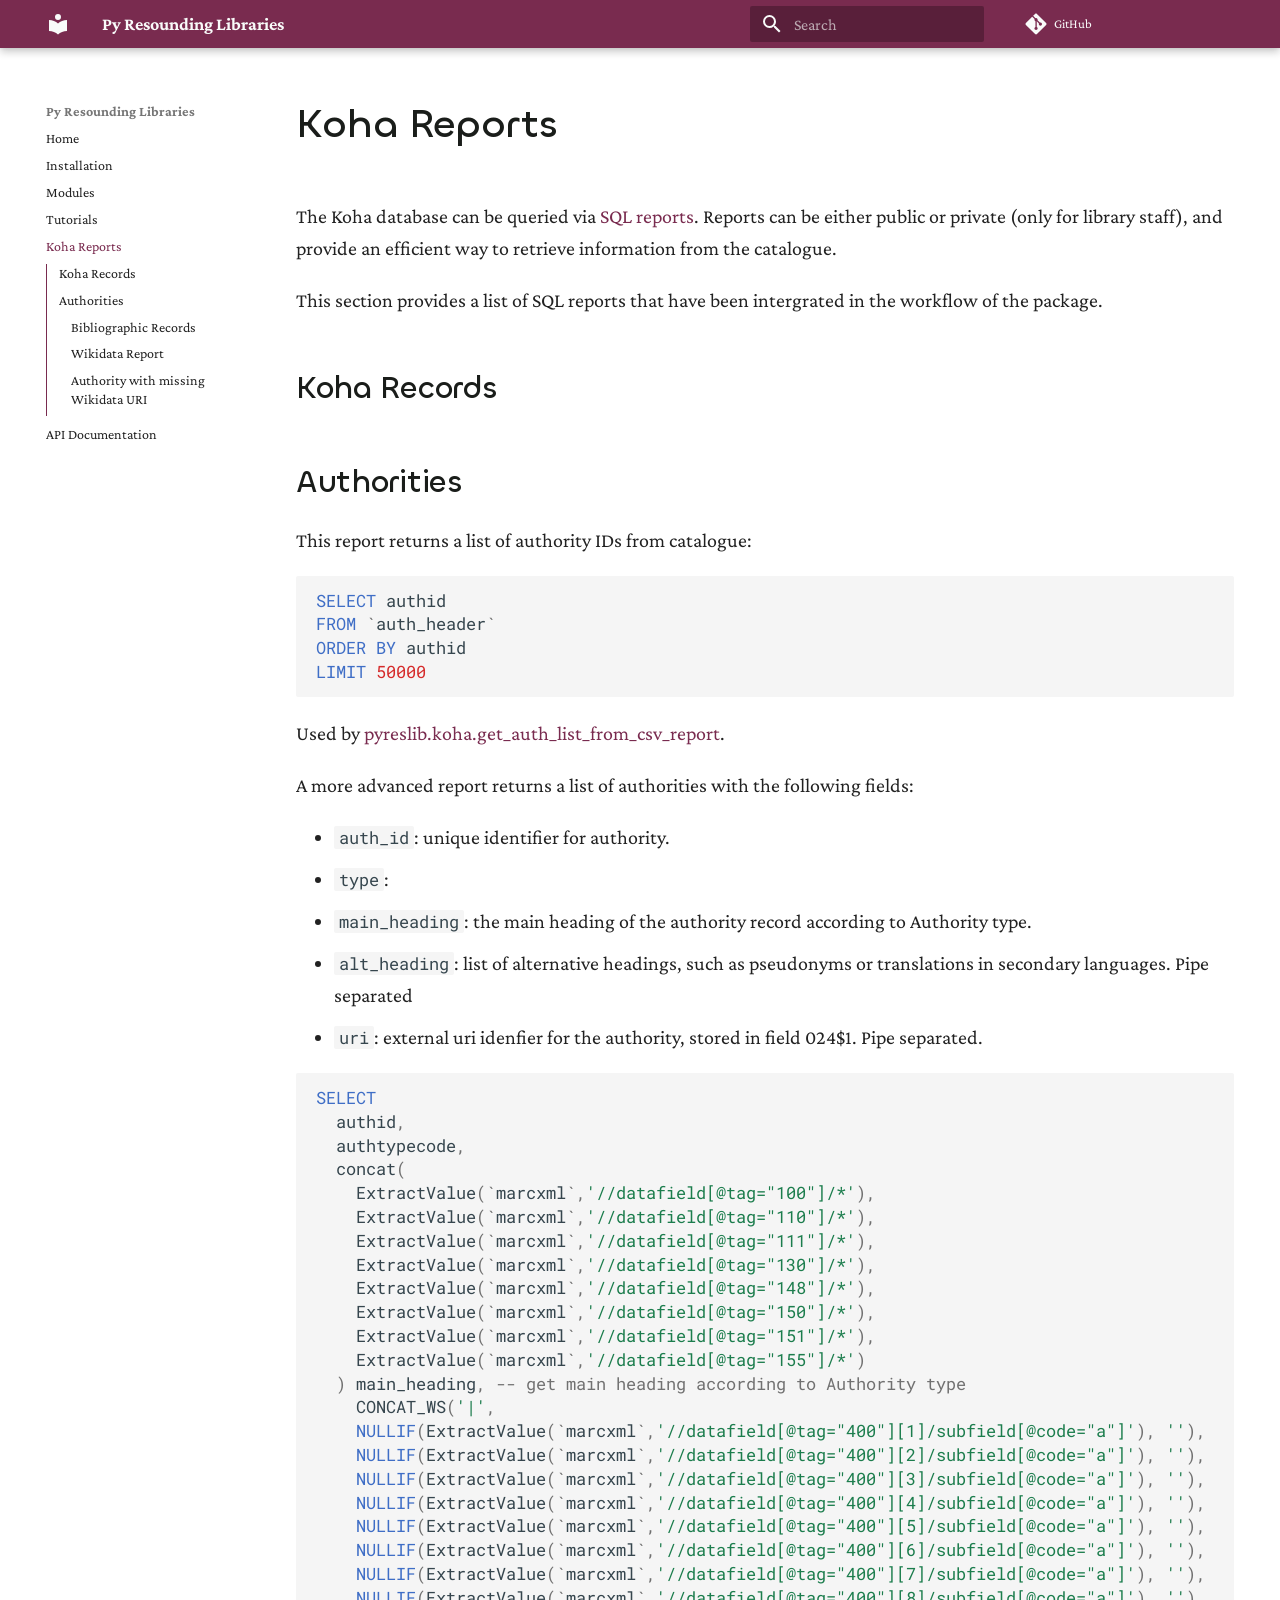
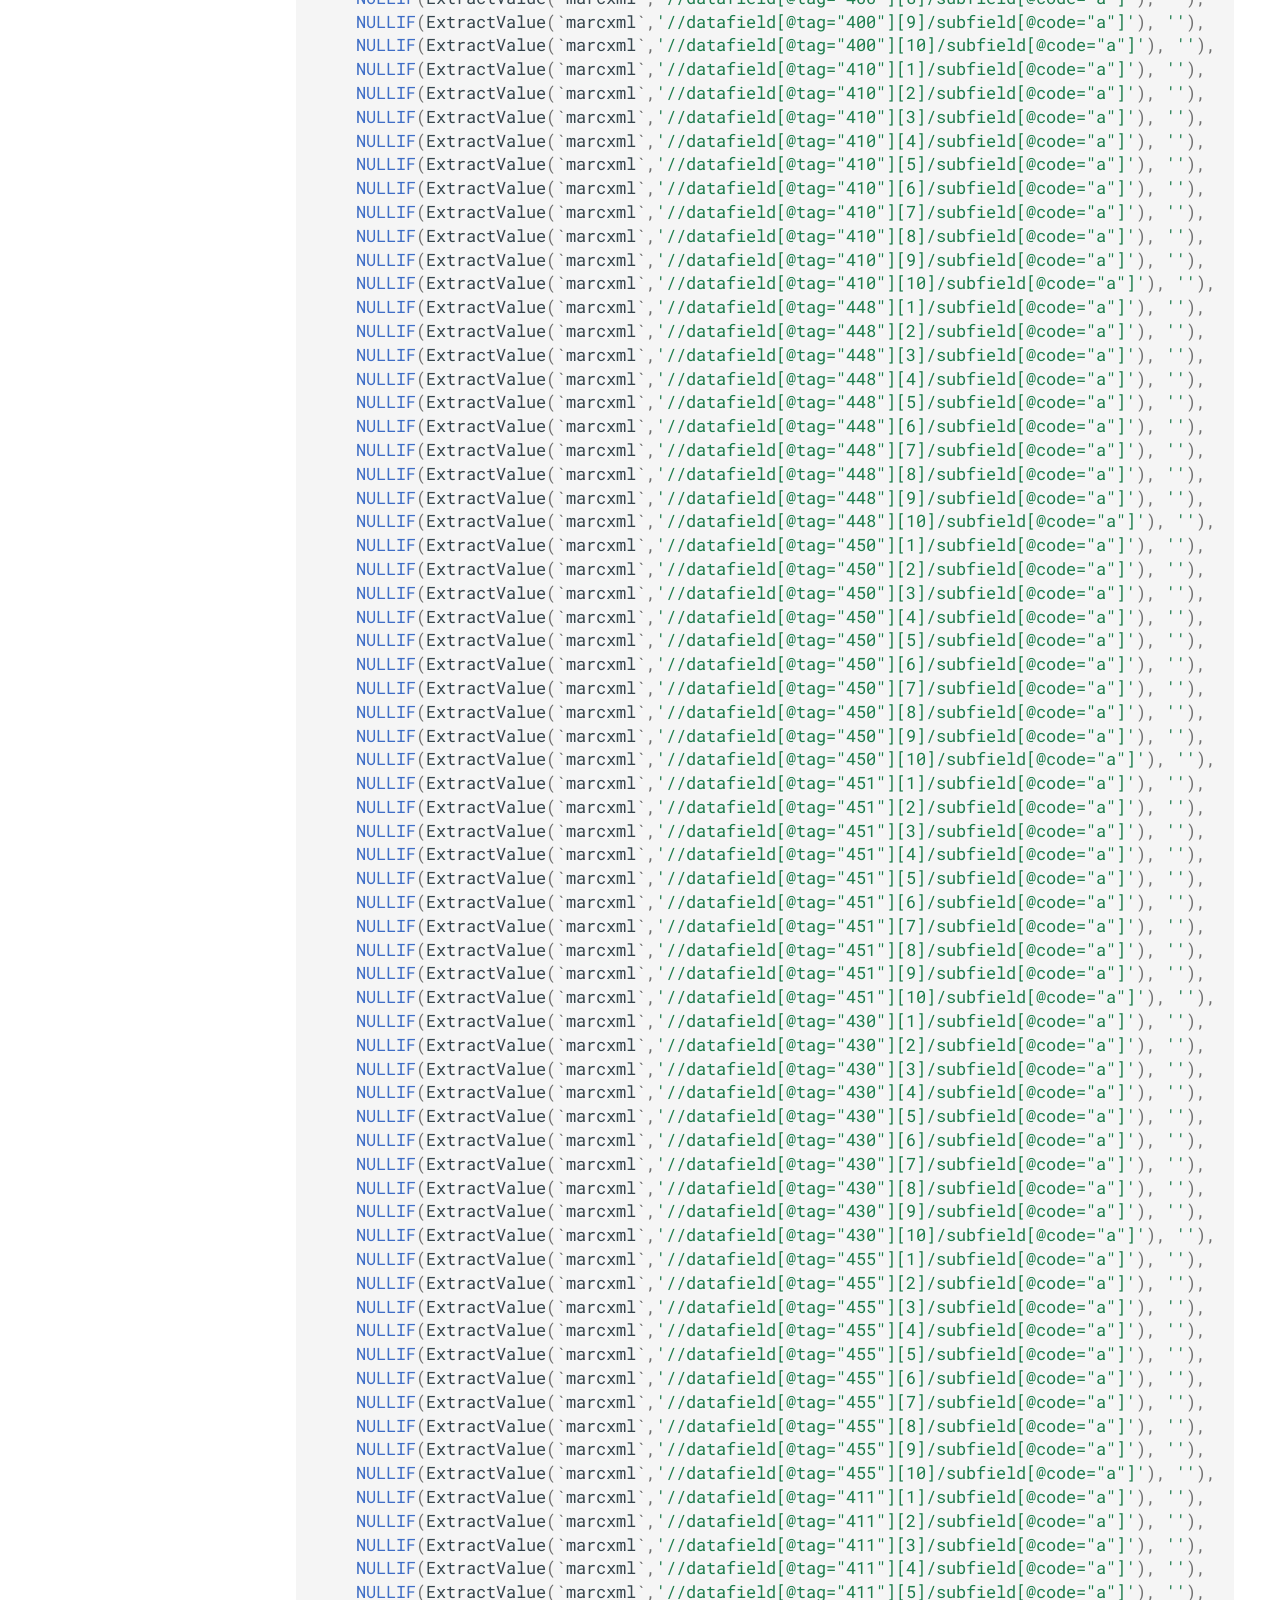
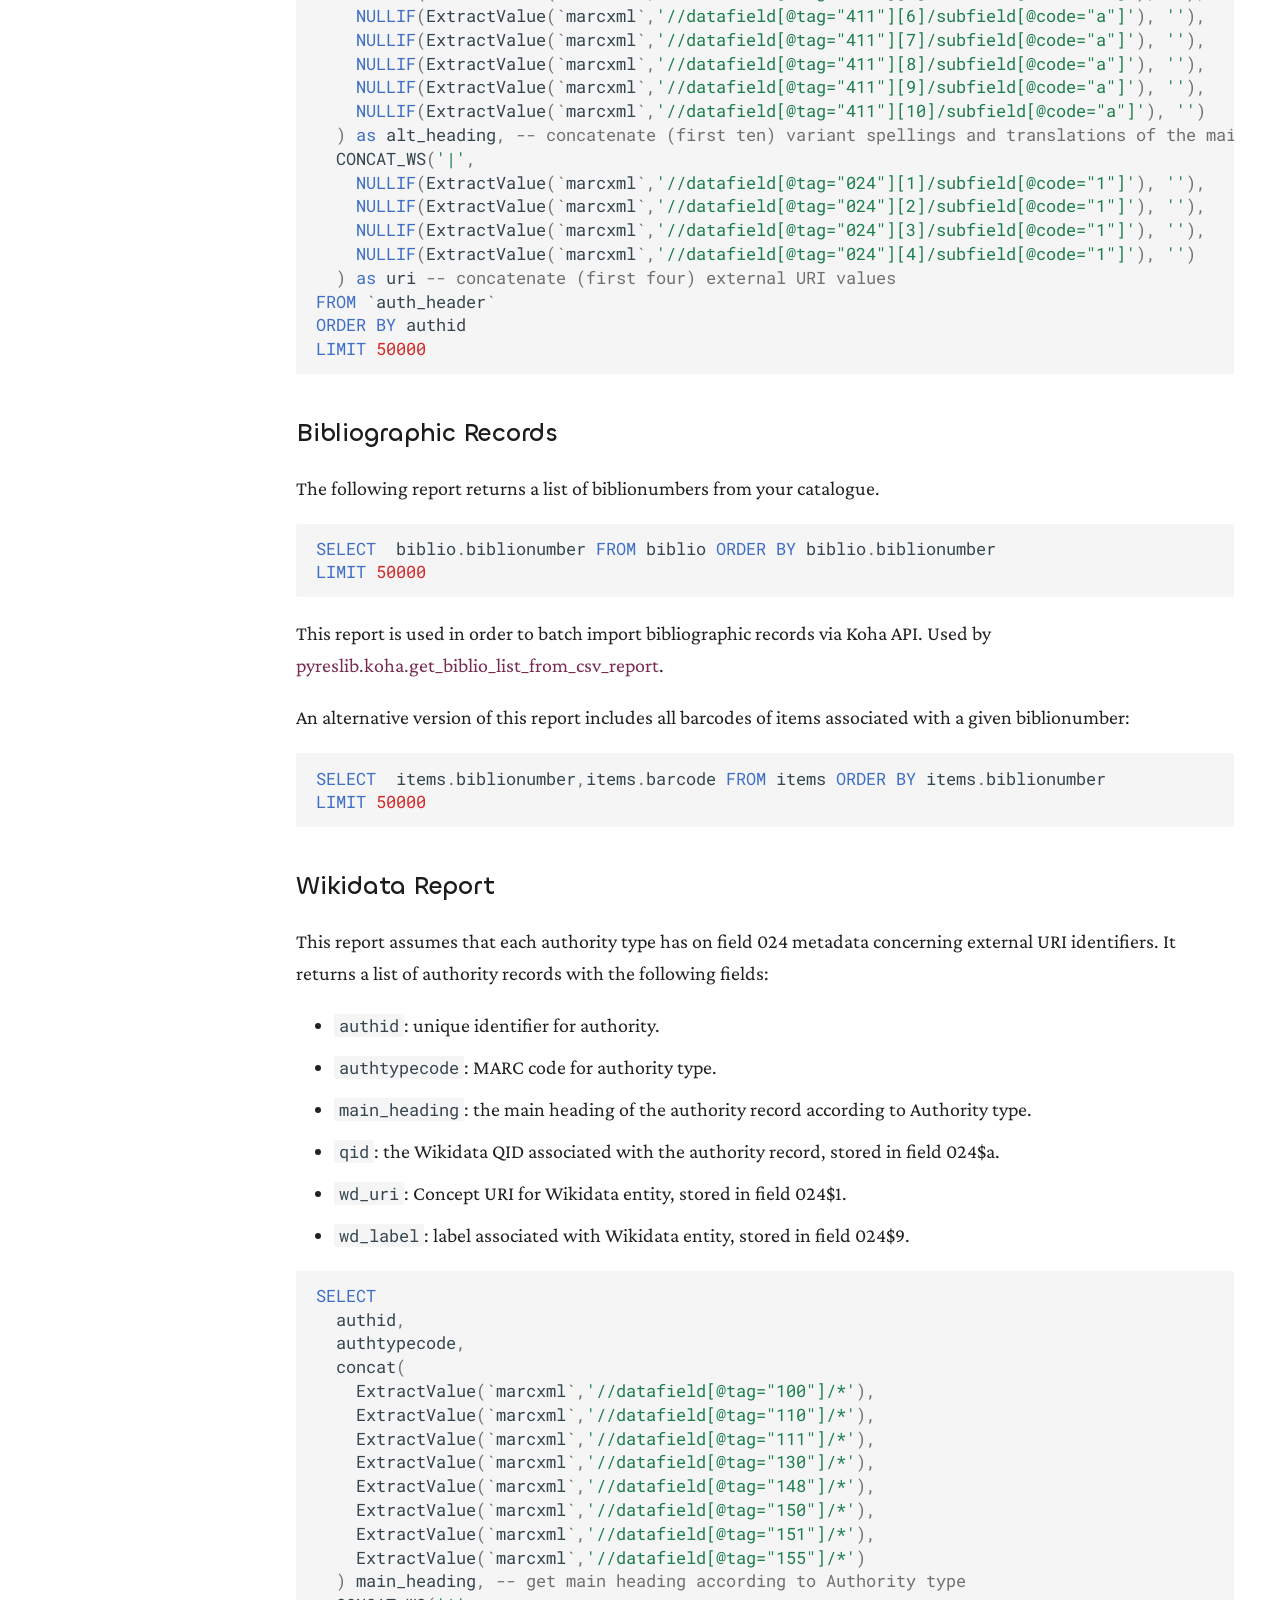
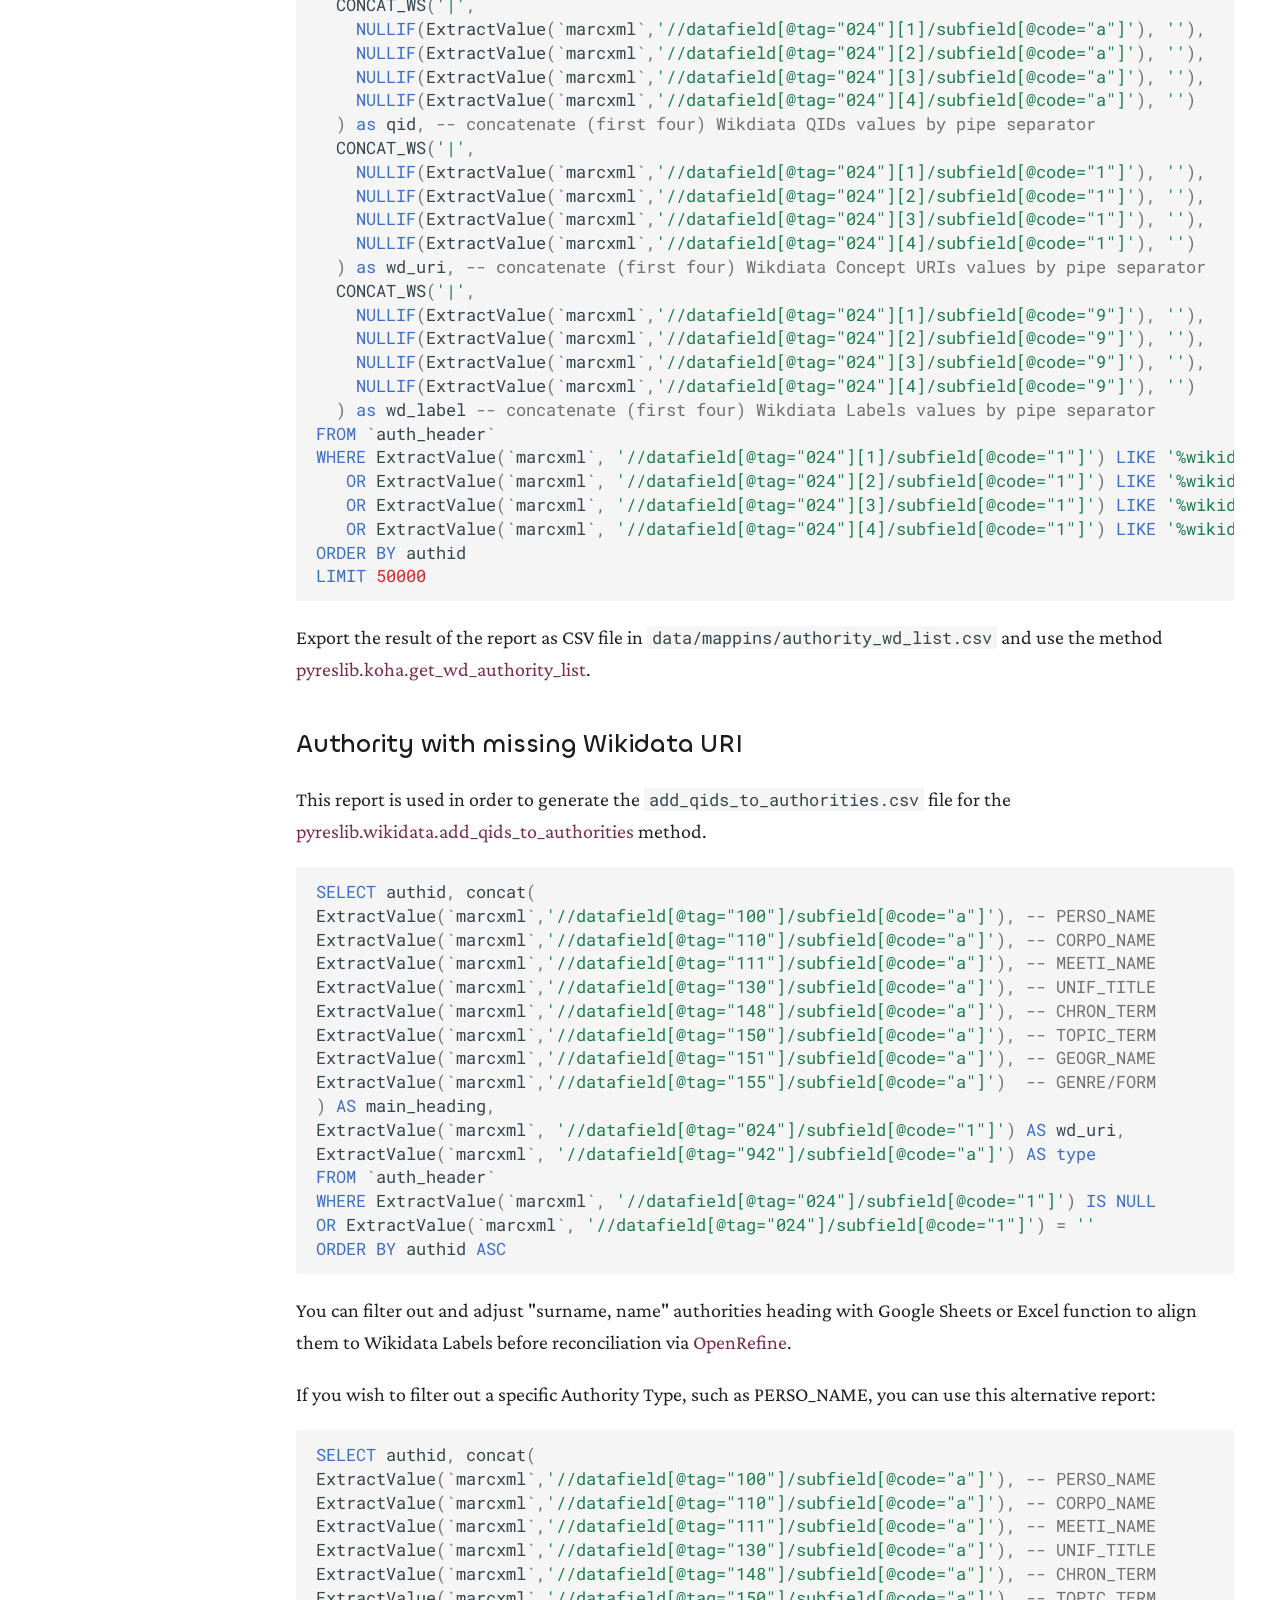
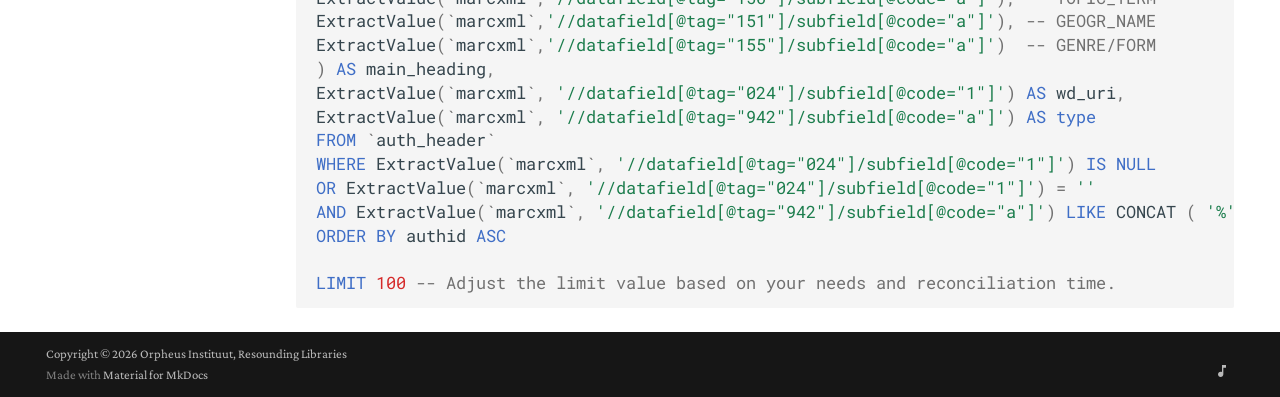
<file: reports/index.html>
<!doctype html>
<html lang="en" class="no-js">
  <head>
    
      <meta charset="utf-8">
      <meta name="viewport" content="width=device-width,initial-scale=1">
      
      
        <meta name="author" content="Nicholas Cornia">
      
      
      
        <link rel="prev" href="../tutorials/">
      
      
        <link rel="next" href="../api_documentation/">
      
      
        
      
      
      <link rel="icon" href="../assets/images/favicon.png">
      <meta name="generator" content="mkdocs-1.6.1, mkdocs-material-9.7.6">
    
    
      
        <title>Koha Reports - Py Resounding Libraries</title>
      
    
    
      <link rel="stylesheet" href="../assets/stylesheets/main.484c7ddc.min.css">
      
        
        <link rel="stylesheet" href="../assets/stylesheets/palette.ab4e12ef.min.css">
      
      
  
  
    
      
      
    
  
    
      
      
    
  
    
      
      
    
  
  
  <style>:root{--md-admonition-icon--abstract:url('data:image/svg+xml;charset=utf-8,%3Csvg%20xmlns%3D%22http%3A//www.w3.org/2000/svg%22%20viewBox%3D%220%200%20448%20512%22%3E%3C%21--%21%20Font%20Awesome%20Free%207.1.0%20by%20%40fontawesome%20-%20https%3A//fontawesome.com%20License%20-%20https%3A//fontawesome.com/license/free%20%28Icons%3A%20CC%20BY%204.0%2C%20Fonts%3A%20SIL%20OFL%201.1%2C%20Code%3A%20MIT%20License%29%20Copyright%202025%20Fonticons%2C%20Inc.--%3E%3Cpath%20d%3D%22M384%20512H96c-53%200-96-43-96-96V96C0%2043%2043%200%2096%200h304c26.5%200%2048%2021.5%2048%2048v288c0%2020.9-13.4%2038.7-32%2045.3V448c17.7%200%2032%2014.3%2032%2032s-14.3%2032-32%2032zM96%20384c-17.7%200-32%2014.3-32%2032s14.3%2032%2032%2032h256v-64zm32-232c0%2013.3%2010.7%2024%2024%2024h176c13.3%200%2024-10.7%2024-24s-10.7-24-24-24H152c-13.3%200-24%2010.7-24%2024m24%2072c-13.3%200-24%2010.7-24%2024s10.7%2024%2024%2024h176c13.3%200%2024-10.7%2024-24s-10.7-24-24-24z%22/%3E%3C/svg%3E');--md-admonition-icon--note:url('data:image/svg+xml;charset=utf-8,%3Csvg%20xmlns%3D%22http%3A//www.w3.org/2000/svg%22%20viewBox%3D%220%200%20448%20512%22%3E%3C%21--%21%20Font%20Awesome%20Free%207.1.0%20by%20%40fontawesome%20-%20https%3A//fontawesome.com%20License%20-%20https%3A//fontawesome.com/license/free%20%28Icons%3A%20CC%20BY%204.0%2C%20Fonts%3A%20SIL%20OFL%201.1%2C%20Code%3A%20MIT%20License%29%20Copyright%202025%20Fonticons%2C%20Inc.--%3E%3Cpath%20d%3D%22M64%20480c-35.3%200-64-28.7-64-64V96c0-35.3%2028.7-64%2064-64h320c35.3%200%2064%2028.7%2064%2064v213.5c0%2017-6.7%2033.3-18.7%2045.3L322.7%20461.3c-12%2012-28.3%2018.7-45.3%2018.7zm325.5-176H296c-13.3%200-24%2010.7-24%2024v93.5z%22/%3E%3C/svg%3E');--md-admonition-icon--quote:url('data:image/svg+xml;charset=utf-8,%3Csvg%20xmlns%3D%22http%3A//www.w3.org/2000/svg%22%20viewBox%3D%220%200%20448%20512%22%3E%3C%21--%21%20Font%20Awesome%20Free%207.1.0%20by%20%40fontawesome%20-%20https%3A//fontawesome.com%20License%20-%20https%3A//fontawesome.com/license/free%20%28Icons%3A%20CC%20BY%204.0%2C%20Fonts%3A%20SIL%20OFL%201.1%2C%20Code%3A%20MIT%20License%29%20Copyright%202025%20Fonticons%2C%20Inc.--%3E%3Cpath%20d%3D%22M0%20216C0%20149.7%2053.7%2096%20120%2096h8c17.7%200%2032%2014.3%2032%2032s-14.3%2032-32%2032h-8c-30.9%200-56%2025.1-56%2056v8h64c35.3%200%2064%2028.7%2064%2064v64c0%2035.3-28.7%2064-64%2064H64c-35.3%200-64-28.7-64-64zm256%200c0-66.3%2053.7-120%20120-120h8c17.7%200%2032%2014.3%2032%2032s-14.3%2032-32%2032h-8c-30.9%200-56%2025.1-56%2056v8h64c35.3%200%2064%2028.7%2064%2064v64c0%2035.3-28.7%2064-64%2064h-64c-35.3%200-64-28.7-64-64z%22/%3E%3C/svg%3E');}</style>



    
    
      
    
    
      
        
        
        <link rel="preconnect" href="https://fonts.gstatic.com" crossorigin>
        <link rel="stylesheet" href="https://fonts.googleapis.com/css?family=Crimson+Pro:300,300i,400,400i,700,700i%7CRoboto+Mono:400,400i,700,700i&display=fallback">
        <style>:root{--md-text-font:"Crimson Pro";--md-code-font:"Roboto Mono"}</style>
      
    
    
      <link rel="stylesheet" href="../assets/_mkdocstrings.css">
    
      <link rel="stylesheet" href="../assets/css/extras.css">
    
    <script>__md_scope=new URL("..",location),__md_hash=e=>[...e].reduce(((e,_)=>(e<<5)-e+_.charCodeAt(0)),0),__md_get=(e,_=localStorage,t=__md_scope)=>JSON.parse(_.getItem(t.pathname+"."+e)),__md_set=(e,_,t=localStorage,a=__md_scope)=>{try{t.setItem(a.pathname+"."+e,JSON.stringify(_))}catch(e){}}</script>
    
      

    
    
  </head>
  
  
    
    
      
    
    
    
    
    <body dir="ltr" data-md-color-scheme="default" data-md-color-primary="custom" data-md-color-accent="custom">
  
    
    <input class="md-toggle" data-md-toggle="drawer" type="checkbox" id="__drawer" autocomplete="off">
    <input class="md-toggle" data-md-toggle="search" type="checkbox" id="__search" autocomplete="off">
    <label class="md-overlay" for="__drawer"></label>
    <div data-md-component="skip">
      
        
        <a href="#koha-reports" class="md-skip">
          Skip to content
        </a>
      
    </div>
    <div data-md-component="announce">
      
    </div>
    
    
      

  

<header class="md-header md-header--shadow" data-md-component="header">
  <nav class="md-header__inner md-grid" aria-label="Header">
    <a href=".." title="Py Resounding Libraries" class="md-header__button md-logo" aria-label="Py Resounding Libraries" data-md-component="logo">
      
  
  <svg xmlns="http://www.w3.org/2000/svg" viewBox="0 0 24 24"><path d="M12 8a3 3 0 0 0 3-3 3 3 0 0 0-3-3 3 3 0 0 0-3 3 3 3 0 0 0 3 3m0 3.54C9.64 9.35 6.5 8 3 8v11c3.5 0 6.64 1.35 9 3.54 2.36-2.19 5.5-3.54 9-3.54V8c-3.5 0-6.64 1.35-9 3.54"/></svg>

    </a>
    <label class="md-header__button md-icon" for="__drawer">
      
      <svg xmlns="http://www.w3.org/2000/svg" viewBox="0 0 24 24"><path d="M3 6h18v2H3zm0 5h18v2H3zm0 5h18v2H3z"/></svg>
    </label>
    <div class="md-header__title" data-md-component="header-title">
      <div class="md-header__ellipsis">
        <div class="md-header__topic">
          <span class="md-ellipsis">
            Py Resounding Libraries
          </span>
        </div>
        <div class="md-header__topic" data-md-component="header-topic">
          <span class="md-ellipsis">
            
              Koha Reports
            
          </span>
        </div>
      </div>
    </div>
    
      
        <form class="md-header__option" data-md-component="palette">
  
    
    
    
    <input class="md-option" data-md-color-media="" data-md-color-scheme="default" data-md-color-primary="custom" data-md-color-accent="custom"  aria-hidden="true"  type="radio" name="__palette" id="__palette_0">
    
  
</form>
      
    
    
      <script>var palette=__md_get("__palette");if(palette&&palette.color){if("(prefers-color-scheme)"===palette.color.media){var media=matchMedia("(prefers-color-scheme: light)"),input=document.querySelector(media.matches?"[data-md-color-media='(prefers-color-scheme: light)']":"[data-md-color-media='(prefers-color-scheme: dark)']");palette.color.media=input.getAttribute("data-md-color-media"),palette.color.scheme=input.getAttribute("data-md-color-scheme"),palette.color.primary=input.getAttribute("data-md-color-primary"),palette.color.accent=input.getAttribute("data-md-color-accent")}for(var[key,value]of Object.entries(palette.color))document.body.setAttribute("data-md-color-"+key,value)}</script>
    
    
    
      
      
        <label class="md-header__button md-icon" for="__search">
          
          <svg xmlns="http://www.w3.org/2000/svg" viewBox="0 0 24 24"><path d="M9.5 3A6.5 6.5 0 0 1 16 9.5c0 1.61-.59 3.09-1.56 4.23l.27.27h.79l5 5-1.5 1.5-5-5v-.79l-.27-.27A6.52 6.52 0 0 1 9.5 16 6.5 6.5 0 0 1 3 9.5 6.5 6.5 0 0 1 9.5 3m0 2C7 5 5 7 5 9.5S7 14 9.5 14 14 12 14 9.5 12 5 9.5 5"/></svg>
        </label>
        <div class="md-search" data-md-component="search" role="dialog">
  <label class="md-search__overlay" for="__search"></label>
  <div class="md-search__inner" role="search">
    <form class="md-search__form" name="search">
      <input type="text" class="md-search__input" name="query" aria-label="Search" placeholder="Search" autocapitalize="off" autocorrect="off" autocomplete="off" spellcheck="false" data-md-component="search-query" required>
      <label class="md-search__icon md-icon" for="__search">
        
        <svg xmlns="http://www.w3.org/2000/svg" viewBox="0 0 24 24"><path d="M9.5 3A6.5 6.5 0 0 1 16 9.5c0 1.61-.59 3.09-1.56 4.23l.27.27h.79l5 5-1.5 1.5-5-5v-.79l-.27-.27A6.52 6.52 0 0 1 9.5 16 6.5 6.5 0 0 1 3 9.5 6.5 6.5 0 0 1 9.5 3m0 2C7 5 5 7 5 9.5S7 14 9.5 14 14 12 14 9.5 12 5 9.5 5"/></svg>
        
        <svg xmlns="http://www.w3.org/2000/svg" viewBox="0 0 256 512"><!--! Font Awesome Free 7.1.0 by @fontawesome - https://fontawesome.com License - https://fontawesome.com/license/free (Icons: CC BY 4.0, Fonts: SIL OFL 1.1, Code: MIT License) Copyright 2025 Fonticons, Inc.--><path d="M9.4 233.4c-12.5 12.5-12.5 32.8 0 45.3l160 160c12.5 12.5 32.8 12.5 45.3 0s12.5-32.8 0-45.3L77.3 256l137.3-137.4c12.5-12.5 12.5-32.8 0-45.3s-32.8-12.5-45.3 0l-160 160z"/></svg>
      </label>
      <nav class="md-search__options" aria-label="Search">
        
          <a href="javascript:void(0)" class="md-search__icon md-icon" title="Share" aria-label="Share" data-clipboard data-clipboard-text="" data-md-component="search-share" tabindex="-1">
            
            <svg xmlns="http://www.w3.org/2000/svg" viewBox="0 0 24 24"><path d="M18 16.08c-.76 0-1.44.3-1.96.77L8.91 12.7c.05-.23.09-.46.09-.7s-.04-.47-.09-.7l7.05-4.11c.54.5 1.25.81 2.04.81a3 3 0 0 0 3-3 3 3 0 0 0-3-3 3 3 0 0 0-3 3c0 .24.04.47.09.7L8.04 9.81C7.5 9.31 6.79 9 6 9a3 3 0 0 0-3 3 3 3 0 0 0 3 3c.79 0 1.5-.31 2.04-.81l7.12 4.15c-.05.21-.08.43-.08.66 0 1.61 1.31 2.91 2.92 2.91s2.92-1.3 2.92-2.91A2.92 2.92 0 0 0 18 16.08"/></svg>
          </a>
        
        <button type="reset" class="md-search__icon md-icon" title="Clear" aria-label="Clear" tabindex="-1">
          
          <svg xmlns="http://www.w3.org/2000/svg" viewBox="0 0 24 24"><path d="M19 6.41 17.59 5 12 10.59 6.41 5 5 6.41 10.59 12 5 17.59 6.41 19 12 13.41 17.59 19 19 17.59 13.41 12z"/></svg>
        </button>
      </nav>
      
    </form>
    <div class="md-search__output">
      <div class="md-search__scrollwrap" tabindex="0" data-md-scrollfix>
        <div class="md-search-result" data-md-component="search-result">
          <div class="md-search-result__meta">
            Initializing search
          </div>
          <ol class="md-search-result__list" role="presentation"></ol>
        </div>
      </div>
    </div>
  </div>
</div>
      
    
    
      <div class="md-header__source">
        <a href="https://github.com/NicholasCorniaOrpheus/py-resounding-libraries" title="Go to repository" class="md-source" data-md-component="source">
  <div class="md-source__icon md-icon">
    
    <svg xmlns="http://www.w3.org/2000/svg" viewBox="0 0 448 512"><!--! Font Awesome Free 7.1.0 by @fontawesome - https://fontawesome.com License - https://fontawesome.com/license/free (Icons: CC BY 4.0, Fonts: SIL OFL 1.1, Code: MIT License) Copyright 2025 Fonticons, Inc.--><path d="M439.6 236.1 244 40.5c-5.4-5.5-12.8-8.5-20.4-8.5s-15 3-20.4 8.4L162.5 81l51.5 51.5c27.1-9.1 52.7 16.8 43.4 43.7l49.7 49.7c34.2-11.8 61.2 31 35.5 56.7-26.5 26.5-70.2-2.9-56-37.3L240.3 199v121.9c25.3 12.5 22.3 41.8 9.1 55-6.4 6.4-15.2 10.1-24.3 10.1s-17.8-3.6-24.3-10.1c-17.6-17.6-11.1-46.9 11.2-56v-123c-20.8-8.5-24.6-30.7-18.6-45L142.6 101 8.5 235.1C3 240.6 0 247.9 0 255.5s3 15 8.5 20.4l195.6 195.7c5.4 5.4 12.7 8.4 20.4 8.4s15-3 20.4-8.4l194.7-194.7c5.4-5.4 8.4-12.8 8.4-20.4s-3-15-8.4-20.4"/></svg>
  </div>
  <div class="md-source__repository">
    GitHub
  </div>
</a>
      </div>
    
  </nav>
  
</header>
    
    <div class="md-container" data-md-component="container">
      
      
        
          
        
      
      <main class="md-main" data-md-component="main">
        <div class="md-main__inner md-grid">
          
            
              
              <div class="md-sidebar md-sidebar--primary" data-md-component="sidebar" data-md-type="navigation" >
                <div class="md-sidebar__scrollwrap">
                  <div class="md-sidebar__inner">
                    



  

<nav class="md-nav md-nav--primary md-nav--integrated" aria-label="Navigation" data-md-level="0">
  <label class="md-nav__title" for="__drawer">
    <a href=".." title="Py Resounding Libraries" class="md-nav__button md-logo" aria-label="Py Resounding Libraries" data-md-component="logo">
      
  
  <svg xmlns="http://www.w3.org/2000/svg" viewBox="0 0 24 24"><path d="M12 8a3 3 0 0 0 3-3 3 3 0 0 0-3-3 3 3 0 0 0-3 3 3 3 0 0 0 3 3m0 3.54C9.64 9.35 6.5 8 3 8v11c3.5 0 6.64 1.35 9 3.54 2.36-2.19 5.5-3.54 9-3.54V8c-3.5 0-6.64 1.35-9 3.54"/></svg>

    </a>
    Py Resounding Libraries
  </label>
  
    <div class="md-nav__source">
      <a href="https://github.com/NicholasCorniaOrpheus/py-resounding-libraries" title="Go to repository" class="md-source" data-md-component="source">
  <div class="md-source__icon md-icon">
    
    <svg xmlns="http://www.w3.org/2000/svg" viewBox="0 0 448 512"><!--! Font Awesome Free 7.1.0 by @fontawesome - https://fontawesome.com License - https://fontawesome.com/license/free (Icons: CC BY 4.0, Fonts: SIL OFL 1.1, Code: MIT License) Copyright 2025 Fonticons, Inc.--><path d="M439.6 236.1 244 40.5c-5.4-5.5-12.8-8.5-20.4-8.5s-15 3-20.4 8.4L162.5 81l51.5 51.5c27.1-9.1 52.7 16.8 43.4 43.7l49.7 49.7c34.2-11.8 61.2 31 35.5 56.7-26.5 26.5-70.2-2.9-56-37.3L240.3 199v121.9c25.3 12.5 22.3 41.8 9.1 55-6.4 6.4-15.2 10.1-24.3 10.1s-17.8-3.6-24.3-10.1c-17.6-17.6-11.1-46.9 11.2-56v-123c-20.8-8.5-24.6-30.7-18.6-45L142.6 101 8.5 235.1C3 240.6 0 247.9 0 255.5s3 15 8.5 20.4l195.6 195.7c5.4 5.4 12.7 8.4 20.4 8.4s15-3 20.4-8.4l194.7-194.7c5.4-5.4 8.4-12.8 8.4-20.4s-3-15-8.4-20.4"/></svg>
  </div>
  <div class="md-source__repository">
    GitHub
  </div>
</a>
    </div>
  
  <ul class="md-nav__list" data-md-scrollfix>
    
      
      
  
  
  
  
    <li class="md-nav__item">
      <a href=".." class="md-nav__link">
        
  
  
  <span class="md-ellipsis">
    
  
    Home
  

    
  </span>
  
  

      </a>
    </li>
  

    
      
      
  
  
  
  
    <li class="md-nav__item">
      <a href="../installation/" class="md-nav__link">
        
  
  
  <span class="md-ellipsis">
    
  
    Installation
  

    
  </span>
  
  

      </a>
    </li>
  

    
      
      
  
  
  
  
    <li class="md-nav__item">
      <a href="../modules/" class="md-nav__link">
        
  
  
  <span class="md-ellipsis">
    
  
    Modules
  

    
  </span>
  
  

      </a>
    </li>
  

    
      
      
  
  
  
  
    <li class="md-nav__item">
      <a href="../tutorials/" class="md-nav__link">
        
  
  
  <span class="md-ellipsis">
    
  
    Tutorials
  

    
  </span>
  
  

      </a>
    </li>
  

    
      
      
  
  
    
  
  
  
    <li class="md-nav__item md-nav__item--active">
      
      <input class="md-nav__toggle md-toggle" type="checkbox" id="__toc">
      
      
        
      
      
        <label class="md-nav__link md-nav__link--active" for="__toc">
          
  
  
  <span class="md-ellipsis">
    
  
    Koha Reports
  

    
  </span>
  
  

          <span class="md-nav__icon md-icon"></span>
        </label>
      
      <a href="./" class="md-nav__link md-nav__link--active">
        
  
  
  <span class="md-ellipsis">
    
  
    Koha Reports
  

    
  </span>
  
  

      </a>
      
        

<nav class="md-nav md-nav--secondary" aria-label="Table of contents">
  
  
  
    
  
  
    <label class="md-nav__title" for="__toc">
      <span class="md-nav__icon md-icon"></span>
      Table of contents
    </label>
    <ul class="md-nav__list" data-md-component="toc" data-md-scrollfix>
      
        <li class="md-nav__item">
  <a href="#koha-records" class="md-nav__link">
    <span class="md-ellipsis">
      
        Koha Records
      
    </span>
  </a>
  
</li>
      
        <li class="md-nav__item">
  <a href="#authorities" class="md-nav__link">
    <span class="md-ellipsis">
      
        Authorities
      
    </span>
  </a>
  
    <nav class="md-nav" aria-label="Authorities">
      <ul class="md-nav__list">
        
          <li class="md-nav__item">
  <a href="#bibliographic-records" class="md-nav__link">
    <span class="md-ellipsis">
      
        Bibliographic Records
      
    </span>
  </a>
  
</li>
        
          <li class="md-nav__item">
  <a href="#wikidata-report" class="md-nav__link">
    <span class="md-ellipsis">
      
        Wikidata Report
      
    </span>
  </a>
  
</li>
        
          <li class="md-nav__item">
  <a href="#authority-with-missing-wikidata-uri" class="md-nav__link">
    <span class="md-ellipsis">
      
        Authority with missing Wikidata URI
      
    </span>
  </a>
  
</li>
        
      </ul>
    </nav>
  
</li>
      
    </ul>
  
</nav>
      
    </li>
  

    
      
      
  
  
  
  
    <li class="md-nav__item">
      <a href="../api_documentation/" class="md-nav__link">
        
  
  
  <span class="md-ellipsis">
    
  
    API Documentation
  

    
  </span>
  
  

      </a>
    </li>
  

    
  </ul>
</nav>
                  </div>
                </div>
              </div>
            
            
          
          
            <div class="md-content" data-md-component="content">
              
              <article class="md-content__inner md-typeset">
                
                  


  
  


<h1 id="koha-reports">Koha Reports</h1>
<p>The Koha database can be queried via <a href="https://koha-community.org/manual/latest/en/html/reports.html#report-from-sql">SQL reports</a>. Reports can be either public or private (only for library staff), and provide an efficient way to retrieve information from the catalogue.</p>
<p>This section provides a list of SQL reports that have been intergrated in the workflow of the package. </p>
<h2 id="koha-records">Koha Records</h2>
<h2 id="authorities">Authorities</h2>
<p>This report returns a list of authority IDs from catalogue:</p>
<div class="highlight"><pre><span></span><code><span class="k">SELECT</span><span class="w"> </span><span class="n">authid</span>
<span class="k">FROM</span><span class="w"> </span><span class="o">`</span><span class="n">auth_header</span><span class="o">`</span>
<span class="k">ORDER</span><span class="w"> </span><span class="k">BY</span><span class="w"> </span><span class="n">authid</span>
<span class="k">LIMIT</span><span class="w"> </span><span class="mi">50000</span>
</code></pre></div>
<p>Used by <a class="autorefs autorefs-internal" title="get_auth_list_from_csv_report(auth_id_csv_filepath='./data/mappings/koha/authority_list.csv', auth_id_field='authid')" href="../api_documentation/#pyreslib.koha.get_auth_list_from_csv_report">pyreslib.koha.get_auth_list_from_csv_report</a>.</p>
<p>A more advanced report returns a list of authorities with the following fields:</p>
<ul>
<li><code>auth_id</code>: unique identifier for authority.</li>
<li><code>type</code>:</li>
<li><code>main_heading</code>: the main heading of the authority record according to Authority type.</li>
<li><code>alt_heading</code>: list of alternative headings, such as pseudonyms or translations in secondary languages. Pipe separated</li>
<li><code>uri</code>: external uri idenfier for the authority, stored in field 024$1. Pipe separated.</li>
</ul>
<div class="highlight"><pre><span></span><code><span class="k">SELECT</span><span class="w"> </span>
<span class="w">  </span><span class="n">authid</span><span class="p">,</span><span class="w"> </span>
<span class="w">  </span><span class="n">authtypecode</span><span class="p">,</span><span class="w"> </span>
<span class="w">  </span><span class="n">concat</span><span class="p">(</span>
<span class="w">    </span><span class="n">ExtractValue</span><span class="p">(</span><span class="o">`</span><span class="n">marcxml</span><span class="o">`</span><span class="p">,</span><span class="s1">&#39;//datafield[@tag=&quot;100&quot;]/*&#39;</span><span class="p">),</span>
<span class="w">    </span><span class="n">ExtractValue</span><span class="p">(</span><span class="o">`</span><span class="n">marcxml</span><span class="o">`</span><span class="p">,</span><span class="s1">&#39;//datafield[@tag=&quot;110&quot;]/*&#39;</span><span class="p">),</span>
<span class="w">    </span><span class="n">ExtractValue</span><span class="p">(</span><span class="o">`</span><span class="n">marcxml</span><span class="o">`</span><span class="p">,</span><span class="s1">&#39;//datafield[@tag=&quot;111&quot;]/*&#39;</span><span class="p">),</span>
<span class="w">    </span><span class="n">ExtractValue</span><span class="p">(</span><span class="o">`</span><span class="n">marcxml</span><span class="o">`</span><span class="p">,</span><span class="s1">&#39;//datafield[@tag=&quot;130&quot;]/*&#39;</span><span class="p">),</span>
<span class="w">    </span><span class="n">ExtractValue</span><span class="p">(</span><span class="o">`</span><span class="n">marcxml</span><span class="o">`</span><span class="p">,</span><span class="s1">&#39;//datafield[@tag=&quot;148&quot;]/*&#39;</span><span class="p">),</span>
<span class="w">    </span><span class="n">ExtractValue</span><span class="p">(</span><span class="o">`</span><span class="n">marcxml</span><span class="o">`</span><span class="p">,</span><span class="s1">&#39;//datafield[@tag=&quot;150&quot;]/*&#39;</span><span class="p">),</span>
<span class="w">    </span><span class="n">ExtractValue</span><span class="p">(</span><span class="o">`</span><span class="n">marcxml</span><span class="o">`</span><span class="p">,</span><span class="s1">&#39;//datafield[@tag=&quot;151&quot;]/*&#39;</span><span class="p">),</span>
<span class="w">    </span><span class="n">ExtractValue</span><span class="p">(</span><span class="o">`</span><span class="n">marcxml</span><span class="o">`</span><span class="p">,</span><span class="s1">&#39;//datafield[@tag=&quot;155&quot;]/*&#39;</span><span class="p">)</span>
<span class="w">  </span><span class="p">)</span><span class="w"> </span><span class="n">main_heading</span><span class="p">,</span><span class="w"> </span><span class="c1">-- get main heading according to Authority type</span>
<span class="w">    </span><span class="n">CONCAT_WS</span><span class="p">(</span><span class="s1">&#39;|&#39;</span><span class="p">,</span>
<span class="w">    </span><span class="k">NULLIF</span><span class="p">(</span><span class="n">ExtractValue</span><span class="p">(</span><span class="o">`</span><span class="n">marcxml</span><span class="o">`</span><span class="p">,</span><span class="s1">&#39;//datafield[@tag=&quot;400&quot;][1]/subfield[@code=&quot;a&quot;]&#39;</span><span class="p">),</span><span class="w"> </span><span class="s1">&#39;&#39;</span><span class="p">),</span>
<span class="w">    </span><span class="k">NULLIF</span><span class="p">(</span><span class="n">ExtractValue</span><span class="p">(</span><span class="o">`</span><span class="n">marcxml</span><span class="o">`</span><span class="p">,</span><span class="s1">&#39;//datafield[@tag=&quot;400&quot;][2]/subfield[@code=&quot;a&quot;]&#39;</span><span class="p">),</span><span class="w"> </span><span class="s1">&#39;&#39;</span><span class="p">),</span>
<span class="w">    </span><span class="k">NULLIF</span><span class="p">(</span><span class="n">ExtractValue</span><span class="p">(</span><span class="o">`</span><span class="n">marcxml</span><span class="o">`</span><span class="p">,</span><span class="s1">&#39;//datafield[@tag=&quot;400&quot;][3]/subfield[@code=&quot;a&quot;]&#39;</span><span class="p">),</span><span class="w"> </span><span class="s1">&#39;&#39;</span><span class="p">),</span>
<span class="w">    </span><span class="k">NULLIF</span><span class="p">(</span><span class="n">ExtractValue</span><span class="p">(</span><span class="o">`</span><span class="n">marcxml</span><span class="o">`</span><span class="p">,</span><span class="s1">&#39;//datafield[@tag=&quot;400&quot;][4]/subfield[@code=&quot;a&quot;]&#39;</span><span class="p">),</span><span class="w"> </span><span class="s1">&#39;&#39;</span><span class="p">),</span>
<span class="w">    </span><span class="k">NULLIF</span><span class="p">(</span><span class="n">ExtractValue</span><span class="p">(</span><span class="o">`</span><span class="n">marcxml</span><span class="o">`</span><span class="p">,</span><span class="s1">&#39;//datafield[@tag=&quot;400&quot;][5]/subfield[@code=&quot;a&quot;]&#39;</span><span class="p">),</span><span class="w"> </span><span class="s1">&#39;&#39;</span><span class="p">),</span>
<span class="w">    </span><span class="k">NULLIF</span><span class="p">(</span><span class="n">ExtractValue</span><span class="p">(</span><span class="o">`</span><span class="n">marcxml</span><span class="o">`</span><span class="p">,</span><span class="s1">&#39;//datafield[@tag=&quot;400&quot;][6]/subfield[@code=&quot;a&quot;]&#39;</span><span class="p">),</span><span class="w"> </span><span class="s1">&#39;&#39;</span><span class="p">),</span>
<span class="w">    </span><span class="k">NULLIF</span><span class="p">(</span><span class="n">ExtractValue</span><span class="p">(</span><span class="o">`</span><span class="n">marcxml</span><span class="o">`</span><span class="p">,</span><span class="s1">&#39;//datafield[@tag=&quot;400&quot;][7]/subfield[@code=&quot;a&quot;]&#39;</span><span class="p">),</span><span class="w"> </span><span class="s1">&#39;&#39;</span><span class="p">),</span>
<span class="w">    </span><span class="k">NULLIF</span><span class="p">(</span><span class="n">ExtractValue</span><span class="p">(</span><span class="o">`</span><span class="n">marcxml</span><span class="o">`</span><span class="p">,</span><span class="s1">&#39;//datafield[@tag=&quot;400&quot;][8]/subfield[@code=&quot;a&quot;]&#39;</span><span class="p">),</span><span class="w"> </span><span class="s1">&#39;&#39;</span><span class="p">),</span>
<span class="w">    </span><span class="k">NULLIF</span><span class="p">(</span><span class="n">ExtractValue</span><span class="p">(</span><span class="o">`</span><span class="n">marcxml</span><span class="o">`</span><span class="p">,</span><span class="s1">&#39;//datafield[@tag=&quot;400&quot;][9]/subfield[@code=&quot;a&quot;]&#39;</span><span class="p">),</span><span class="w"> </span><span class="s1">&#39;&#39;</span><span class="p">),</span>
<span class="w">    </span><span class="k">NULLIF</span><span class="p">(</span><span class="n">ExtractValue</span><span class="p">(</span><span class="o">`</span><span class="n">marcxml</span><span class="o">`</span><span class="p">,</span><span class="s1">&#39;//datafield[@tag=&quot;400&quot;][10]/subfield[@code=&quot;a&quot;]&#39;</span><span class="p">),</span><span class="w"> </span><span class="s1">&#39;&#39;</span><span class="p">),</span>
<span class="w">    </span><span class="k">NULLIF</span><span class="p">(</span><span class="n">ExtractValue</span><span class="p">(</span><span class="o">`</span><span class="n">marcxml</span><span class="o">`</span><span class="p">,</span><span class="s1">&#39;//datafield[@tag=&quot;410&quot;][1]/subfield[@code=&quot;a&quot;]&#39;</span><span class="p">),</span><span class="w"> </span><span class="s1">&#39;&#39;</span><span class="p">),</span>
<span class="w">    </span><span class="k">NULLIF</span><span class="p">(</span><span class="n">ExtractValue</span><span class="p">(</span><span class="o">`</span><span class="n">marcxml</span><span class="o">`</span><span class="p">,</span><span class="s1">&#39;//datafield[@tag=&quot;410&quot;][2]/subfield[@code=&quot;a&quot;]&#39;</span><span class="p">),</span><span class="w"> </span><span class="s1">&#39;&#39;</span><span class="p">),</span>
<span class="w">    </span><span class="k">NULLIF</span><span class="p">(</span><span class="n">ExtractValue</span><span class="p">(</span><span class="o">`</span><span class="n">marcxml</span><span class="o">`</span><span class="p">,</span><span class="s1">&#39;//datafield[@tag=&quot;410&quot;][3]/subfield[@code=&quot;a&quot;]&#39;</span><span class="p">),</span><span class="w"> </span><span class="s1">&#39;&#39;</span><span class="p">),</span>
<span class="w">    </span><span class="k">NULLIF</span><span class="p">(</span><span class="n">ExtractValue</span><span class="p">(</span><span class="o">`</span><span class="n">marcxml</span><span class="o">`</span><span class="p">,</span><span class="s1">&#39;//datafield[@tag=&quot;410&quot;][4]/subfield[@code=&quot;a&quot;]&#39;</span><span class="p">),</span><span class="w"> </span><span class="s1">&#39;&#39;</span><span class="p">),</span>
<span class="w">    </span><span class="k">NULLIF</span><span class="p">(</span><span class="n">ExtractValue</span><span class="p">(</span><span class="o">`</span><span class="n">marcxml</span><span class="o">`</span><span class="p">,</span><span class="s1">&#39;//datafield[@tag=&quot;410&quot;][5]/subfield[@code=&quot;a&quot;]&#39;</span><span class="p">),</span><span class="w"> </span><span class="s1">&#39;&#39;</span><span class="p">),</span>
<span class="w">    </span><span class="k">NULLIF</span><span class="p">(</span><span class="n">ExtractValue</span><span class="p">(</span><span class="o">`</span><span class="n">marcxml</span><span class="o">`</span><span class="p">,</span><span class="s1">&#39;//datafield[@tag=&quot;410&quot;][6]/subfield[@code=&quot;a&quot;]&#39;</span><span class="p">),</span><span class="w"> </span><span class="s1">&#39;&#39;</span><span class="p">),</span>
<span class="w">    </span><span class="k">NULLIF</span><span class="p">(</span><span class="n">ExtractValue</span><span class="p">(</span><span class="o">`</span><span class="n">marcxml</span><span class="o">`</span><span class="p">,</span><span class="s1">&#39;//datafield[@tag=&quot;410&quot;][7]/subfield[@code=&quot;a&quot;]&#39;</span><span class="p">),</span><span class="w"> </span><span class="s1">&#39;&#39;</span><span class="p">),</span>
<span class="w">    </span><span class="k">NULLIF</span><span class="p">(</span><span class="n">ExtractValue</span><span class="p">(</span><span class="o">`</span><span class="n">marcxml</span><span class="o">`</span><span class="p">,</span><span class="s1">&#39;//datafield[@tag=&quot;410&quot;][8]/subfield[@code=&quot;a&quot;]&#39;</span><span class="p">),</span><span class="w"> </span><span class="s1">&#39;&#39;</span><span class="p">),</span>
<span class="w">    </span><span class="k">NULLIF</span><span class="p">(</span><span class="n">ExtractValue</span><span class="p">(</span><span class="o">`</span><span class="n">marcxml</span><span class="o">`</span><span class="p">,</span><span class="s1">&#39;//datafield[@tag=&quot;410&quot;][9]/subfield[@code=&quot;a&quot;]&#39;</span><span class="p">),</span><span class="w"> </span><span class="s1">&#39;&#39;</span><span class="p">),</span>
<span class="w">    </span><span class="k">NULLIF</span><span class="p">(</span><span class="n">ExtractValue</span><span class="p">(</span><span class="o">`</span><span class="n">marcxml</span><span class="o">`</span><span class="p">,</span><span class="s1">&#39;//datafield[@tag=&quot;410&quot;][10]/subfield[@code=&quot;a&quot;]&#39;</span><span class="p">),</span><span class="w"> </span><span class="s1">&#39;&#39;</span><span class="p">),</span>
<span class="w">    </span><span class="k">NULLIF</span><span class="p">(</span><span class="n">ExtractValue</span><span class="p">(</span><span class="o">`</span><span class="n">marcxml</span><span class="o">`</span><span class="p">,</span><span class="s1">&#39;//datafield[@tag=&quot;448&quot;][1]/subfield[@code=&quot;a&quot;]&#39;</span><span class="p">),</span><span class="w"> </span><span class="s1">&#39;&#39;</span><span class="p">),</span>
<span class="w">    </span><span class="k">NULLIF</span><span class="p">(</span><span class="n">ExtractValue</span><span class="p">(</span><span class="o">`</span><span class="n">marcxml</span><span class="o">`</span><span class="p">,</span><span class="s1">&#39;//datafield[@tag=&quot;448&quot;][2]/subfield[@code=&quot;a&quot;]&#39;</span><span class="p">),</span><span class="w"> </span><span class="s1">&#39;&#39;</span><span class="p">),</span>
<span class="w">    </span><span class="k">NULLIF</span><span class="p">(</span><span class="n">ExtractValue</span><span class="p">(</span><span class="o">`</span><span class="n">marcxml</span><span class="o">`</span><span class="p">,</span><span class="s1">&#39;//datafield[@tag=&quot;448&quot;][3]/subfield[@code=&quot;a&quot;]&#39;</span><span class="p">),</span><span class="w"> </span><span class="s1">&#39;&#39;</span><span class="p">),</span>
<span class="w">    </span><span class="k">NULLIF</span><span class="p">(</span><span class="n">ExtractValue</span><span class="p">(</span><span class="o">`</span><span class="n">marcxml</span><span class="o">`</span><span class="p">,</span><span class="s1">&#39;//datafield[@tag=&quot;448&quot;][4]/subfield[@code=&quot;a&quot;]&#39;</span><span class="p">),</span><span class="w"> </span><span class="s1">&#39;&#39;</span><span class="p">),</span>
<span class="w">    </span><span class="k">NULLIF</span><span class="p">(</span><span class="n">ExtractValue</span><span class="p">(</span><span class="o">`</span><span class="n">marcxml</span><span class="o">`</span><span class="p">,</span><span class="s1">&#39;//datafield[@tag=&quot;448&quot;][5]/subfield[@code=&quot;a&quot;]&#39;</span><span class="p">),</span><span class="w"> </span><span class="s1">&#39;&#39;</span><span class="p">),</span>
<span class="w">    </span><span class="k">NULLIF</span><span class="p">(</span><span class="n">ExtractValue</span><span class="p">(</span><span class="o">`</span><span class="n">marcxml</span><span class="o">`</span><span class="p">,</span><span class="s1">&#39;//datafield[@tag=&quot;448&quot;][6]/subfield[@code=&quot;a&quot;]&#39;</span><span class="p">),</span><span class="w"> </span><span class="s1">&#39;&#39;</span><span class="p">),</span>
<span class="w">    </span><span class="k">NULLIF</span><span class="p">(</span><span class="n">ExtractValue</span><span class="p">(</span><span class="o">`</span><span class="n">marcxml</span><span class="o">`</span><span class="p">,</span><span class="s1">&#39;//datafield[@tag=&quot;448&quot;][7]/subfield[@code=&quot;a&quot;]&#39;</span><span class="p">),</span><span class="w"> </span><span class="s1">&#39;&#39;</span><span class="p">),</span>
<span class="w">    </span><span class="k">NULLIF</span><span class="p">(</span><span class="n">ExtractValue</span><span class="p">(</span><span class="o">`</span><span class="n">marcxml</span><span class="o">`</span><span class="p">,</span><span class="s1">&#39;//datafield[@tag=&quot;448&quot;][8]/subfield[@code=&quot;a&quot;]&#39;</span><span class="p">),</span><span class="w"> </span><span class="s1">&#39;&#39;</span><span class="p">),</span>
<span class="w">    </span><span class="k">NULLIF</span><span class="p">(</span><span class="n">ExtractValue</span><span class="p">(</span><span class="o">`</span><span class="n">marcxml</span><span class="o">`</span><span class="p">,</span><span class="s1">&#39;//datafield[@tag=&quot;448&quot;][9]/subfield[@code=&quot;a&quot;]&#39;</span><span class="p">),</span><span class="w"> </span><span class="s1">&#39;&#39;</span><span class="p">),</span>
<span class="w">    </span><span class="k">NULLIF</span><span class="p">(</span><span class="n">ExtractValue</span><span class="p">(</span><span class="o">`</span><span class="n">marcxml</span><span class="o">`</span><span class="p">,</span><span class="s1">&#39;//datafield[@tag=&quot;448&quot;][10]/subfield[@code=&quot;a&quot;]&#39;</span><span class="p">),</span><span class="w"> </span><span class="s1">&#39;&#39;</span><span class="p">),</span>
<span class="w">    </span><span class="k">NULLIF</span><span class="p">(</span><span class="n">ExtractValue</span><span class="p">(</span><span class="o">`</span><span class="n">marcxml</span><span class="o">`</span><span class="p">,</span><span class="s1">&#39;//datafield[@tag=&quot;450&quot;][1]/subfield[@code=&quot;a&quot;]&#39;</span><span class="p">),</span><span class="w"> </span><span class="s1">&#39;&#39;</span><span class="p">),</span>
<span class="w">    </span><span class="k">NULLIF</span><span class="p">(</span><span class="n">ExtractValue</span><span class="p">(</span><span class="o">`</span><span class="n">marcxml</span><span class="o">`</span><span class="p">,</span><span class="s1">&#39;//datafield[@tag=&quot;450&quot;][2]/subfield[@code=&quot;a&quot;]&#39;</span><span class="p">),</span><span class="w"> </span><span class="s1">&#39;&#39;</span><span class="p">),</span>
<span class="w">    </span><span class="k">NULLIF</span><span class="p">(</span><span class="n">ExtractValue</span><span class="p">(</span><span class="o">`</span><span class="n">marcxml</span><span class="o">`</span><span class="p">,</span><span class="s1">&#39;//datafield[@tag=&quot;450&quot;][3]/subfield[@code=&quot;a&quot;]&#39;</span><span class="p">),</span><span class="w"> </span><span class="s1">&#39;&#39;</span><span class="p">),</span>
<span class="w">    </span><span class="k">NULLIF</span><span class="p">(</span><span class="n">ExtractValue</span><span class="p">(</span><span class="o">`</span><span class="n">marcxml</span><span class="o">`</span><span class="p">,</span><span class="s1">&#39;//datafield[@tag=&quot;450&quot;][4]/subfield[@code=&quot;a&quot;]&#39;</span><span class="p">),</span><span class="w"> </span><span class="s1">&#39;&#39;</span><span class="p">),</span>
<span class="w">    </span><span class="k">NULLIF</span><span class="p">(</span><span class="n">ExtractValue</span><span class="p">(</span><span class="o">`</span><span class="n">marcxml</span><span class="o">`</span><span class="p">,</span><span class="s1">&#39;//datafield[@tag=&quot;450&quot;][5]/subfield[@code=&quot;a&quot;]&#39;</span><span class="p">),</span><span class="w"> </span><span class="s1">&#39;&#39;</span><span class="p">),</span>
<span class="w">    </span><span class="k">NULLIF</span><span class="p">(</span><span class="n">ExtractValue</span><span class="p">(</span><span class="o">`</span><span class="n">marcxml</span><span class="o">`</span><span class="p">,</span><span class="s1">&#39;//datafield[@tag=&quot;450&quot;][6]/subfield[@code=&quot;a&quot;]&#39;</span><span class="p">),</span><span class="w"> </span><span class="s1">&#39;&#39;</span><span class="p">),</span>
<span class="w">    </span><span class="k">NULLIF</span><span class="p">(</span><span class="n">ExtractValue</span><span class="p">(</span><span class="o">`</span><span class="n">marcxml</span><span class="o">`</span><span class="p">,</span><span class="s1">&#39;//datafield[@tag=&quot;450&quot;][7]/subfield[@code=&quot;a&quot;]&#39;</span><span class="p">),</span><span class="w"> </span><span class="s1">&#39;&#39;</span><span class="p">),</span>
<span class="w">    </span><span class="k">NULLIF</span><span class="p">(</span><span class="n">ExtractValue</span><span class="p">(</span><span class="o">`</span><span class="n">marcxml</span><span class="o">`</span><span class="p">,</span><span class="s1">&#39;//datafield[@tag=&quot;450&quot;][8]/subfield[@code=&quot;a&quot;]&#39;</span><span class="p">),</span><span class="w"> </span><span class="s1">&#39;&#39;</span><span class="p">),</span>
<span class="w">    </span><span class="k">NULLIF</span><span class="p">(</span><span class="n">ExtractValue</span><span class="p">(</span><span class="o">`</span><span class="n">marcxml</span><span class="o">`</span><span class="p">,</span><span class="s1">&#39;//datafield[@tag=&quot;450&quot;][9]/subfield[@code=&quot;a&quot;]&#39;</span><span class="p">),</span><span class="w"> </span><span class="s1">&#39;&#39;</span><span class="p">),</span>
<span class="w">    </span><span class="k">NULLIF</span><span class="p">(</span><span class="n">ExtractValue</span><span class="p">(</span><span class="o">`</span><span class="n">marcxml</span><span class="o">`</span><span class="p">,</span><span class="s1">&#39;//datafield[@tag=&quot;450&quot;][10]/subfield[@code=&quot;a&quot;]&#39;</span><span class="p">),</span><span class="w"> </span><span class="s1">&#39;&#39;</span><span class="p">),</span>
<span class="w">    </span><span class="k">NULLIF</span><span class="p">(</span><span class="n">ExtractValue</span><span class="p">(</span><span class="o">`</span><span class="n">marcxml</span><span class="o">`</span><span class="p">,</span><span class="s1">&#39;//datafield[@tag=&quot;451&quot;][1]/subfield[@code=&quot;a&quot;]&#39;</span><span class="p">),</span><span class="w"> </span><span class="s1">&#39;&#39;</span><span class="p">),</span>
<span class="w">    </span><span class="k">NULLIF</span><span class="p">(</span><span class="n">ExtractValue</span><span class="p">(</span><span class="o">`</span><span class="n">marcxml</span><span class="o">`</span><span class="p">,</span><span class="s1">&#39;//datafield[@tag=&quot;451&quot;][2]/subfield[@code=&quot;a&quot;]&#39;</span><span class="p">),</span><span class="w"> </span><span class="s1">&#39;&#39;</span><span class="p">),</span>
<span class="w">    </span><span class="k">NULLIF</span><span class="p">(</span><span class="n">ExtractValue</span><span class="p">(</span><span class="o">`</span><span class="n">marcxml</span><span class="o">`</span><span class="p">,</span><span class="s1">&#39;//datafield[@tag=&quot;451&quot;][3]/subfield[@code=&quot;a&quot;]&#39;</span><span class="p">),</span><span class="w"> </span><span class="s1">&#39;&#39;</span><span class="p">),</span>
<span class="w">    </span><span class="k">NULLIF</span><span class="p">(</span><span class="n">ExtractValue</span><span class="p">(</span><span class="o">`</span><span class="n">marcxml</span><span class="o">`</span><span class="p">,</span><span class="s1">&#39;//datafield[@tag=&quot;451&quot;][4]/subfield[@code=&quot;a&quot;]&#39;</span><span class="p">),</span><span class="w"> </span><span class="s1">&#39;&#39;</span><span class="p">),</span>
<span class="w">    </span><span class="k">NULLIF</span><span class="p">(</span><span class="n">ExtractValue</span><span class="p">(</span><span class="o">`</span><span class="n">marcxml</span><span class="o">`</span><span class="p">,</span><span class="s1">&#39;//datafield[@tag=&quot;451&quot;][5]/subfield[@code=&quot;a&quot;]&#39;</span><span class="p">),</span><span class="w"> </span><span class="s1">&#39;&#39;</span><span class="p">),</span>
<span class="w">    </span><span class="k">NULLIF</span><span class="p">(</span><span class="n">ExtractValue</span><span class="p">(</span><span class="o">`</span><span class="n">marcxml</span><span class="o">`</span><span class="p">,</span><span class="s1">&#39;//datafield[@tag=&quot;451&quot;][6]/subfield[@code=&quot;a&quot;]&#39;</span><span class="p">),</span><span class="w"> </span><span class="s1">&#39;&#39;</span><span class="p">),</span>
<span class="w">    </span><span class="k">NULLIF</span><span class="p">(</span><span class="n">ExtractValue</span><span class="p">(</span><span class="o">`</span><span class="n">marcxml</span><span class="o">`</span><span class="p">,</span><span class="s1">&#39;//datafield[@tag=&quot;451&quot;][7]/subfield[@code=&quot;a&quot;]&#39;</span><span class="p">),</span><span class="w"> </span><span class="s1">&#39;&#39;</span><span class="p">),</span>
<span class="w">    </span><span class="k">NULLIF</span><span class="p">(</span><span class="n">ExtractValue</span><span class="p">(</span><span class="o">`</span><span class="n">marcxml</span><span class="o">`</span><span class="p">,</span><span class="s1">&#39;//datafield[@tag=&quot;451&quot;][8]/subfield[@code=&quot;a&quot;]&#39;</span><span class="p">),</span><span class="w"> </span><span class="s1">&#39;&#39;</span><span class="p">),</span>
<span class="w">    </span><span class="k">NULLIF</span><span class="p">(</span><span class="n">ExtractValue</span><span class="p">(</span><span class="o">`</span><span class="n">marcxml</span><span class="o">`</span><span class="p">,</span><span class="s1">&#39;//datafield[@tag=&quot;451&quot;][9]/subfield[@code=&quot;a&quot;]&#39;</span><span class="p">),</span><span class="w"> </span><span class="s1">&#39;&#39;</span><span class="p">),</span>
<span class="w">    </span><span class="k">NULLIF</span><span class="p">(</span><span class="n">ExtractValue</span><span class="p">(</span><span class="o">`</span><span class="n">marcxml</span><span class="o">`</span><span class="p">,</span><span class="s1">&#39;//datafield[@tag=&quot;451&quot;][10]/subfield[@code=&quot;a&quot;]&#39;</span><span class="p">),</span><span class="w"> </span><span class="s1">&#39;&#39;</span><span class="p">),</span>
<span class="w">    </span><span class="k">NULLIF</span><span class="p">(</span><span class="n">ExtractValue</span><span class="p">(</span><span class="o">`</span><span class="n">marcxml</span><span class="o">`</span><span class="p">,</span><span class="s1">&#39;//datafield[@tag=&quot;430&quot;][1]/subfield[@code=&quot;a&quot;]&#39;</span><span class="p">),</span><span class="w"> </span><span class="s1">&#39;&#39;</span><span class="p">),</span>
<span class="w">    </span><span class="k">NULLIF</span><span class="p">(</span><span class="n">ExtractValue</span><span class="p">(</span><span class="o">`</span><span class="n">marcxml</span><span class="o">`</span><span class="p">,</span><span class="s1">&#39;//datafield[@tag=&quot;430&quot;][2]/subfield[@code=&quot;a&quot;]&#39;</span><span class="p">),</span><span class="w"> </span><span class="s1">&#39;&#39;</span><span class="p">),</span>
<span class="w">    </span><span class="k">NULLIF</span><span class="p">(</span><span class="n">ExtractValue</span><span class="p">(</span><span class="o">`</span><span class="n">marcxml</span><span class="o">`</span><span class="p">,</span><span class="s1">&#39;//datafield[@tag=&quot;430&quot;][3]/subfield[@code=&quot;a&quot;]&#39;</span><span class="p">),</span><span class="w"> </span><span class="s1">&#39;&#39;</span><span class="p">),</span>
<span class="w">    </span><span class="k">NULLIF</span><span class="p">(</span><span class="n">ExtractValue</span><span class="p">(</span><span class="o">`</span><span class="n">marcxml</span><span class="o">`</span><span class="p">,</span><span class="s1">&#39;//datafield[@tag=&quot;430&quot;][4]/subfield[@code=&quot;a&quot;]&#39;</span><span class="p">),</span><span class="w"> </span><span class="s1">&#39;&#39;</span><span class="p">),</span>
<span class="w">    </span><span class="k">NULLIF</span><span class="p">(</span><span class="n">ExtractValue</span><span class="p">(</span><span class="o">`</span><span class="n">marcxml</span><span class="o">`</span><span class="p">,</span><span class="s1">&#39;//datafield[@tag=&quot;430&quot;][5]/subfield[@code=&quot;a&quot;]&#39;</span><span class="p">),</span><span class="w"> </span><span class="s1">&#39;&#39;</span><span class="p">),</span>
<span class="w">    </span><span class="k">NULLIF</span><span class="p">(</span><span class="n">ExtractValue</span><span class="p">(</span><span class="o">`</span><span class="n">marcxml</span><span class="o">`</span><span class="p">,</span><span class="s1">&#39;//datafield[@tag=&quot;430&quot;][6]/subfield[@code=&quot;a&quot;]&#39;</span><span class="p">),</span><span class="w"> </span><span class="s1">&#39;&#39;</span><span class="p">),</span>
<span class="w">    </span><span class="k">NULLIF</span><span class="p">(</span><span class="n">ExtractValue</span><span class="p">(</span><span class="o">`</span><span class="n">marcxml</span><span class="o">`</span><span class="p">,</span><span class="s1">&#39;//datafield[@tag=&quot;430&quot;][7]/subfield[@code=&quot;a&quot;]&#39;</span><span class="p">),</span><span class="w"> </span><span class="s1">&#39;&#39;</span><span class="p">),</span>
<span class="w">    </span><span class="k">NULLIF</span><span class="p">(</span><span class="n">ExtractValue</span><span class="p">(</span><span class="o">`</span><span class="n">marcxml</span><span class="o">`</span><span class="p">,</span><span class="s1">&#39;//datafield[@tag=&quot;430&quot;][8]/subfield[@code=&quot;a&quot;]&#39;</span><span class="p">),</span><span class="w"> </span><span class="s1">&#39;&#39;</span><span class="p">),</span>
<span class="w">    </span><span class="k">NULLIF</span><span class="p">(</span><span class="n">ExtractValue</span><span class="p">(</span><span class="o">`</span><span class="n">marcxml</span><span class="o">`</span><span class="p">,</span><span class="s1">&#39;//datafield[@tag=&quot;430&quot;][9]/subfield[@code=&quot;a&quot;]&#39;</span><span class="p">),</span><span class="w"> </span><span class="s1">&#39;&#39;</span><span class="p">),</span>
<span class="w">    </span><span class="k">NULLIF</span><span class="p">(</span><span class="n">ExtractValue</span><span class="p">(</span><span class="o">`</span><span class="n">marcxml</span><span class="o">`</span><span class="p">,</span><span class="s1">&#39;//datafield[@tag=&quot;430&quot;][10]/subfield[@code=&quot;a&quot;]&#39;</span><span class="p">),</span><span class="w"> </span><span class="s1">&#39;&#39;</span><span class="p">),</span>
<span class="w">    </span><span class="k">NULLIF</span><span class="p">(</span><span class="n">ExtractValue</span><span class="p">(</span><span class="o">`</span><span class="n">marcxml</span><span class="o">`</span><span class="p">,</span><span class="s1">&#39;//datafield[@tag=&quot;455&quot;][1]/subfield[@code=&quot;a&quot;]&#39;</span><span class="p">),</span><span class="w"> </span><span class="s1">&#39;&#39;</span><span class="p">),</span>
<span class="w">    </span><span class="k">NULLIF</span><span class="p">(</span><span class="n">ExtractValue</span><span class="p">(</span><span class="o">`</span><span class="n">marcxml</span><span class="o">`</span><span class="p">,</span><span class="s1">&#39;//datafield[@tag=&quot;455&quot;][2]/subfield[@code=&quot;a&quot;]&#39;</span><span class="p">),</span><span class="w"> </span><span class="s1">&#39;&#39;</span><span class="p">),</span>
<span class="w">    </span><span class="k">NULLIF</span><span class="p">(</span><span class="n">ExtractValue</span><span class="p">(</span><span class="o">`</span><span class="n">marcxml</span><span class="o">`</span><span class="p">,</span><span class="s1">&#39;//datafield[@tag=&quot;455&quot;][3]/subfield[@code=&quot;a&quot;]&#39;</span><span class="p">),</span><span class="w"> </span><span class="s1">&#39;&#39;</span><span class="p">),</span>
<span class="w">    </span><span class="k">NULLIF</span><span class="p">(</span><span class="n">ExtractValue</span><span class="p">(</span><span class="o">`</span><span class="n">marcxml</span><span class="o">`</span><span class="p">,</span><span class="s1">&#39;//datafield[@tag=&quot;455&quot;][4]/subfield[@code=&quot;a&quot;]&#39;</span><span class="p">),</span><span class="w"> </span><span class="s1">&#39;&#39;</span><span class="p">),</span>
<span class="w">    </span><span class="k">NULLIF</span><span class="p">(</span><span class="n">ExtractValue</span><span class="p">(</span><span class="o">`</span><span class="n">marcxml</span><span class="o">`</span><span class="p">,</span><span class="s1">&#39;//datafield[@tag=&quot;455&quot;][5]/subfield[@code=&quot;a&quot;]&#39;</span><span class="p">),</span><span class="w"> </span><span class="s1">&#39;&#39;</span><span class="p">),</span>
<span class="w">    </span><span class="k">NULLIF</span><span class="p">(</span><span class="n">ExtractValue</span><span class="p">(</span><span class="o">`</span><span class="n">marcxml</span><span class="o">`</span><span class="p">,</span><span class="s1">&#39;//datafield[@tag=&quot;455&quot;][6]/subfield[@code=&quot;a&quot;]&#39;</span><span class="p">),</span><span class="w"> </span><span class="s1">&#39;&#39;</span><span class="p">),</span>
<span class="w">    </span><span class="k">NULLIF</span><span class="p">(</span><span class="n">ExtractValue</span><span class="p">(</span><span class="o">`</span><span class="n">marcxml</span><span class="o">`</span><span class="p">,</span><span class="s1">&#39;//datafield[@tag=&quot;455&quot;][7]/subfield[@code=&quot;a&quot;]&#39;</span><span class="p">),</span><span class="w"> </span><span class="s1">&#39;&#39;</span><span class="p">),</span>
<span class="w">    </span><span class="k">NULLIF</span><span class="p">(</span><span class="n">ExtractValue</span><span class="p">(</span><span class="o">`</span><span class="n">marcxml</span><span class="o">`</span><span class="p">,</span><span class="s1">&#39;//datafield[@tag=&quot;455&quot;][8]/subfield[@code=&quot;a&quot;]&#39;</span><span class="p">),</span><span class="w"> </span><span class="s1">&#39;&#39;</span><span class="p">),</span>
<span class="w">    </span><span class="k">NULLIF</span><span class="p">(</span><span class="n">ExtractValue</span><span class="p">(</span><span class="o">`</span><span class="n">marcxml</span><span class="o">`</span><span class="p">,</span><span class="s1">&#39;//datafield[@tag=&quot;455&quot;][9]/subfield[@code=&quot;a&quot;]&#39;</span><span class="p">),</span><span class="w"> </span><span class="s1">&#39;&#39;</span><span class="p">),</span>
<span class="w">    </span><span class="k">NULLIF</span><span class="p">(</span><span class="n">ExtractValue</span><span class="p">(</span><span class="o">`</span><span class="n">marcxml</span><span class="o">`</span><span class="p">,</span><span class="s1">&#39;//datafield[@tag=&quot;455&quot;][10]/subfield[@code=&quot;a&quot;]&#39;</span><span class="p">),</span><span class="w"> </span><span class="s1">&#39;&#39;</span><span class="p">),</span>
<span class="w">    </span><span class="k">NULLIF</span><span class="p">(</span><span class="n">ExtractValue</span><span class="p">(</span><span class="o">`</span><span class="n">marcxml</span><span class="o">`</span><span class="p">,</span><span class="s1">&#39;//datafield[@tag=&quot;411&quot;][1]/subfield[@code=&quot;a&quot;]&#39;</span><span class="p">),</span><span class="w"> </span><span class="s1">&#39;&#39;</span><span class="p">),</span>
<span class="w">    </span><span class="k">NULLIF</span><span class="p">(</span><span class="n">ExtractValue</span><span class="p">(</span><span class="o">`</span><span class="n">marcxml</span><span class="o">`</span><span class="p">,</span><span class="s1">&#39;//datafield[@tag=&quot;411&quot;][2]/subfield[@code=&quot;a&quot;]&#39;</span><span class="p">),</span><span class="w"> </span><span class="s1">&#39;&#39;</span><span class="p">),</span>
<span class="w">    </span><span class="k">NULLIF</span><span class="p">(</span><span class="n">ExtractValue</span><span class="p">(</span><span class="o">`</span><span class="n">marcxml</span><span class="o">`</span><span class="p">,</span><span class="s1">&#39;//datafield[@tag=&quot;411&quot;][3]/subfield[@code=&quot;a&quot;]&#39;</span><span class="p">),</span><span class="w"> </span><span class="s1">&#39;&#39;</span><span class="p">),</span>
<span class="w">    </span><span class="k">NULLIF</span><span class="p">(</span><span class="n">ExtractValue</span><span class="p">(</span><span class="o">`</span><span class="n">marcxml</span><span class="o">`</span><span class="p">,</span><span class="s1">&#39;//datafield[@tag=&quot;411&quot;][4]/subfield[@code=&quot;a&quot;]&#39;</span><span class="p">),</span><span class="w"> </span><span class="s1">&#39;&#39;</span><span class="p">),</span>
<span class="w">    </span><span class="k">NULLIF</span><span class="p">(</span><span class="n">ExtractValue</span><span class="p">(</span><span class="o">`</span><span class="n">marcxml</span><span class="o">`</span><span class="p">,</span><span class="s1">&#39;//datafield[@tag=&quot;411&quot;][5]/subfield[@code=&quot;a&quot;]&#39;</span><span class="p">),</span><span class="w"> </span><span class="s1">&#39;&#39;</span><span class="p">),</span>
<span class="w">    </span><span class="k">NULLIF</span><span class="p">(</span><span class="n">ExtractValue</span><span class="p">(</span><span class="o">`</span><span class="n">marcxml</span><span class="o">`</span><span class="p">,</span><span class="s1">&#39;//datafield[@tag=&quot;411&quot;][6]/subfield[@code=&quot;a&quot;]&#39;</span><span class="p">),</span><span class="w"> </span><span class="s1">&#39;&#39;</span><span class="p">),</span>
<span class="w">    </span><span class="k">NULLIF</span><span class="p">(</span><span class="n">ExtractValue</span><span class="p">(</span><span class="o">`</span><span class="n">marcxml</span><span class="o">`</span><span class="p">,</span><span class="s1">&#39;//datafield[@tag=&quot;411&quot;][7]/subfield[@code=&quot;a&quot;]&#39;</span><span class="p">),</span><span class="w"> </span><span class="s1">&#39;&#39;</span><span class="p">),</span>
<span class="w">    </span><span class="k">NULLIF</span><span class="p">(</span><span class="n">ExtractValue</span><span class="p">(</span><span class="o">`</span><span class="n">marcxml</span><span class="o">`</span><span class="p">,</span><span class="s1">&#39;//datafield[@tag=&quot;411&quot;][8]/subfield[@code=&quot;a&quot;]&#39;</span><span class="p">),</span><span class="w"> </span><span class="s1">&#39;&#39;</span><span class="p">),</span>
<span class="w">    </span><span class="k">NULLIF</span><span class="p">(</span><span class="n">ExtractValue</span><span class="p">(</span><span class="o">`</span><span class="n">marcxml</span><span class="o">`</span><span class="p">,</span><span class="s1">&#39;//datafield[@tag=&quot;411&quot;][9]/subfield[@code=&quot;a&quot;]&#39;</span><span class="p">),</span><span class="w"> </span><span class="s1">&#39;&#39;</span><span class="p">),</span>
<span class="w">    </span><span class="k">NULLIF</span><span class="p">(</span><span class="n">ExtractValue</span><span class="p">(</span><span class="o">`</span><span class="n">marcxml</span><span class="o">`</span><span class="p">,</span><span class="s1">&#39;//datafield[@tag=&quot;411&quot;][10]/subfield[@code=&quot;a&quot;]&#39;</span><span class="p">),</span><span class="w"> </span><span class="s1">&#39;&#39;</span><span class="p">)</span>
<span class="w">  </span><span class="p">)</span><span class="w"> </span><span class="k">as</span><span class="w"> </span><span class="n">alt_heading</span><span class="p">,</span><span class="w"> </span><span class="c1">-- concatenate (first ten) variant spellings and translations of the main heading.</span>
<span class="w">  </span><span class="n">CONCAT_WS</span><span class="p">(</span><span class="s1">&#39;|&#39;</span><span class="p">,</span>
<span class="w">    </span><span class="k">NULLIF</span><span class="p">(</span><span class="n">ExtractValue</span><span class="p">(</span><span class="o">`</span><span class="n">marcxml</span><span class="o">`</span><span class="p">,</span><span class="s1">&#39;//datafield[@tag=&quot;024&quot;][1]/subfield[@code=&quot;1&quot;]&#39;</span><span class="p">),</span><span class="w"> </span><span class="s1">&#39;&#39;</span><span class="p">),</span>
<span class="w">    </span><span class="k">NULLIF</span><span class="p">(</span><span class="n">ExtractValue</span><span class="p">(</span><span class="o">`</span><span class="n">marcxml</span><span class="o">`</span><span class="p">,</span><span class="s1">&#39;//datafield[@tag=&quot;024&quot;][2]/subfield[@code=&quot;1&quot;]&#39;</span><span class="p">),</span><span class="w"> </span><span class="s1">&#39;&#39;</span><span class="p">),</span>
<span class="w">    </span><span class="k">NULLIF</span><span class="p">(</span><span class="n">ExtractValue</span><span class="p">(</span><span class="o">`</span><span class="n">marcxml</span><span class="o">`</span><span class="p">,</span><span class="s1">&#39;//datafield[@tag=&quot;024&quot;][3]/subfield[@code=&quot;1&quot;]&#39;</span><span class="p">),</span><span class="w"> </span><span class="s1">&#39;&#39;</span><span class="p">),</span>
<span class="w">    </span><span class="k">NULLIF</span><span class="p">(</span><span class="n">ExtractValue</span><span class="p">(</span><span class="o">`</span><span class="n">marcxml</span><span class="o">`</span><span class="p">,</span><span class="s1">&#39;//datafield[@tag=&quot;024&quot;][4]/subfield[@code=&quot;1&quot;]&#39;</span><span class="p">),</span><span class="w"> </span><span class="s1">&#39;&#39;</span><span class="p">)</span>
<span class="w">  </span><span class="p">)</span><span class="w"> </span><span class="k">as</span><span class="w"> </span><span class="n">uri</span><span class="w"> </span><span class="c1">-- concatenate (first four) external URI values</span>
<span class="k">FROM</span><span class="w"> </span><span class="o">`</span><span class="n">auth_header</span><span class="o">`</span><span class="w">  </span>
<span class="k">ORDER</span><span class="w"> </span><span class="k">BY</span><span class="w"> </span><span class="n">authid</span>
<span class="k">LIMIT</span><span class="w"> </span><span class="mi">50000</span>
</code></pre></div>
<h3 id="bibliographic-records">Bibliographic Records</h3>
<p>The following report returns a list of biblionumbers from your catalogue.</p>
<div class="highlight"><pre><span></span><code><span class="k">SELECT</span><span class="w">  </span><span class="n">biblio</span><span class="p">.</span><span class="n">biblionumber</span><span class="w"> </span><span class="k">FROM</span><span class="w"> </span><span class="n">biblio</span><span class="w"> </span><span class="k">ORDER</span><span class="w"> </span><span class="k">BY</span><span class="w"> </span><span class="n">biblio</span><span class="p">.</span><span class="n">biblionumber</span>
<span class="k">LIMIT</span><span class="w"> </span><span class="mi">50000</span>
</code></pre></div>
<p>This report is used in order to batch import bibliographic records via Koha API. Used by <a class="autorefs autorefs-internal" title="get_biblio_list_from_csv_report(biblio_id_csv_filepath='./data/mappings/koha/biblio_list.csv', biblio_id_field='biblionumber')" href="../api_documentation/#pyreslib.koha.get_biblio_list_from_csv_report">pyreslib.koha.get_biblio_list_from_csv_report</a>.</p>
<p>An alternative version of this report includes all barcodes of items associated with a given biblionumber:</p>
<div class="highlight"><pre><span></span><code><span class="k">SELECT</span><span class="w">  </span><span class="n">items</span><span class="p">.</span><span class="n">biblionumber</span><span class="p">,</span><span class="n">items</span><span class="p">.</span><span class="n">barcode</span><span class="w"> </span><span class="k">FROM</span><span class="w"> </span><span class="n">items</span><span class="w"> </span><span class="k">ORDER</span><span class="w"> </span><span class="k">BY</span><span class="w"> </span><span class="n">items</span><span class="p">.</span><span class="n">biblionumber</span>
<span class="k">LIMIT</span><span class="w"> </span><span class="mi">50000</span>
</code></pre></div>
<h3 id="wikidata-report">Wikidata Report</h3>
<p>This report assumes that each authority type has on field 024 metadata concerning external URI identifiers. It returns a list of authority records with the following fields:</p>
<ul>
<li><code>authid</code>: unique identifier for authority.</li>
<li><code>authtypecode</code>: MARC code for authority type.</li>
<li><code>main_heading</code>: the main heading of the authority record according to Authority type.</li>
<li><code>qid</code>: the Wikidata QID associated with the authority record, stored in field 024$a.</li>
<li><code>wd_uri</code>: Concept URI for Wikidata entity, stored in field 024$1.</li>
<li><code>wd_label</code>: label associated with Wikidata entity, stored in field 024$9.</li>
</ul>
<div class="highlight"><pre><span></span><code><span class="k">SELECT</span><span class="w"> </span>
<span class="w">  </span><span class="n">authid</span><span class="p">,</span><span class="w"> </span>
<span class="w">  </span><span class="n">authtypecode</span><span class="p">,</span><span class="w"> </span>
<span class="w">  </span><span class="n">concat</span><span class="p">(</span>
<span class="w">    </span><span class="n">ExtractValue</span><span class="p">(</span><span class="o">`</span><span class="n">marcxml</span><span class="o">`</span><span class="p">,</span><span class="s1">&#39;//datafield[@tag=&quot;100&quot;]/*&#39;</span><span class="p">),</span>
<span class="w">    </span><span class="n">ExtractValue</span><span class="p">(</span><span class="o">`</span><span class="n">marcxml</span><span class="o">`</span><span class="p">,</span><span class="s1">&#39;//datafield[@tag=&quot;110&quot;]/*&#39;</span><span class="p">),</span>
<span class="w">    </span><span class="n">ExtractValue</span><span class="p">(</span><span class="o">`</span><span class="n">marcxml</span><span class="o">`</span><span class="p">,</span><span class="s1">&#39;//datafield[@tag=&quot;111&quot;]/*&#39;</span><span class="p">),</span>
<span class="w">    </span><span class="n">ExtractValue</span><span class="p">(</span><span class="o">`</span><span class="n">marcxml</span><span class="o">`</span><span class="p">,</span><span class="s1">&#39;//datafield[@tag=&quot;130&quot;]/*&#39;</span><span class="p">),</span>
<span class="w">    </span><span class="n">ExtractValue</span><span class="p">(</span><span class="o">`</span><span class="n">marcxml</span><span class="o">`</span><span class="p">,</span><span class="s1">&#39;//datafield[@tag=&quot;148&quot;]/*&#39;</span><span class="p">),</span>
<span class="w">    </span><span class="n">ExtractValue</span><span class="p">(</span><span class="o">`</span><span class="n">marcxml</span><span class="o">`</span><span class="p">,</span><span class="s1">&#39;//datafield[@tag=&quot;150&quot;]/*&#39;</span><span class="p">),</span>
<span class="w">    </span><span class="n">ExtractValue</span><span class="p">(</span><span class="o">`</span><span class="n">marcxml</span><span class="o">`</span><span class="p">,</span><span class="s1">&#39;//datafield[@tag=&quot;151&quot;]/*&#39;</span><span class="p">),</span>
<span class="w">    </span><span class="n">ExtractValue</span><span class="p">(</span><span class="o">`</span><span class="n">marcxml</span><span class="o">`</span><span class="p">,</span><span class="s1">&#39;//datafield[@tag=&quot;155&quot;]/*&#39;</span><span class="p">)</span>
<span class="w">  </span><span class="p">)</span><span class="w"> </span><span class="n">main_heading</span><span class="p">,</span><span class="w"> </span><span class="c1">-- get main heading according to Authority type</span>
<span class="w">  </span><span class="n">CONCAT_WS</span><span class="p">(</span><span class="s1">&#39;|&#39;</span><span class="p">,</span>
<span class="w">    </span><span class="k">NULLIF</span><span class="p">(</span><span class="n">ExtractValue</span><span class="p">(</span><span class="o">`</span><span class="n">marcxml</span><span class="o">`</span><span class="p">,</span><span class="s1">&#39;//datafield[@tag=&quot;024&quot;][1]/subfield[@code=&quot;a&quot;]&#39;</span><span class="p">),</span><span class="w"> </span><span class="s1">&#39;&#39;</span><span class="p">),</span>
<span class="w">    </span><span class="k">NULLIF</span><span class="p">(</span><span class="n">ExtractValue</span><span class="p">(</span><span class="o">`</span><span class="n">marcxml</span><span class="o">`</span><span class="p">,</span><span class="s1">&#39;//datafield[@tag=&quot;024&quot;][2]/subfield[@code=&quot;a&quot;]&#39;</span><span class="p">),</span><span class="w"> </span><span class="s1">&#39;&#39;</span><span class="p">),</span>
<span class="w">    </span><span class="k">NULLIF</span><span class="p">(</span><span class="n">ExtractValue</span><span class="p">(</span><span class="o">`</span><span class="n">marcxml</span><span class="o">`</span><span class="p">,</span><span class="s1">&#39;//datafield[@tag=&quot;024&quot;][3]/subfield[@code=&quot;a&quot;]&#39;</span><span class="p">),</span><span class="w"> </span><span class="s1">&#39;&#39;</span><span class="p">),</span>
<span class="w">    </span><span class="k">NULLIF</span><span class="p">(</span><span class="n">ExtractValue</span><span class="p">(</span><span class="o">`</span><span class="n">marcxml</span><span class="o">`</span><span class="p">,</span><span class="s1">&#39;//datafield[@tag=&quot;024&quot;][4]/subfield[@code=&quot;a&quot;]&#39;</span><span class="p">),</span><span class="w"> </span><span class="s1">&#39;&#39;</span><span class="p">)</span>
<span class="w">  </span><span class="p">)</span><span class="w"> </span><span class="k">as</span><span class="w"> </span><span class="n">qid</span><span class="p">,</span><span class="w"> </span><span class="c1">-- concatenate (first four) Wikdiata QIDs values by pipe separator</span>
<span class="w">  </span><span class="n">CONCAT_WS</span><span class="p">(</span><span class="s1">&#39;|&#39;</span><span class="p">,</span>
<span class="w">    </span><span class="k">NULLIF</span><span class="p">(</span><span class="n">ExtractValue</span><span class="p">(</span><span class="o">`</span><span class="n">marcxml</span><span class="o">`</span><span class="p">,</span><span class="s1">&#39;//datafield[@tag=&quot;024&quot;][1]/subfield[@code=&quot;1&quot;]&#39;</span><span class="p">),</span><span class="w"> </span><span class="s1">&#39;&#39;</span><span class="p">),</span>
<span class="w">    </span><span class="k">NULLIF</span><span class="p">(</span><span class="n">ExtractValue</span><span class="p">(</span><span class="o">`</span><span class="n">marcxml</span><span class="o">`</span><span class="p">,</span><span class="s1">&#39;//datafield[@tag=&quot;024&quot;][2]/subfield[@code=&quot;1&quot;]&#39;</span><span class="p">),</span><span class="w"> </span><span class="s1">&#39;&#39;</span><span class="p">),</span>
<span class="w">    </span><span class="k">NULLIF</span><span class="p">(</span><span class="n">ExtractValue</span><span class="p">(</span><span class="o">`</span><span class="n">marcxml</span><span class="o">`</span><span class="p">,</span><span class="s1">&#39;//datafield[@tag=&quot;024&quot;][3]/subfield[@code=&quot;1&quot;]&#39;</span><span class="p">),</span><span class="w"> </span><span class="s1">&#39;&#39;</span><span class="p">),</span>
<span class="w">    </span><span class="k">NULLIF</span><span class="p">(</span><span class="n">ExtractValue</span><span class="p">(</span><span class="o">`</span><span class="n">marcxml</span><span class="o">`</span><span class="p">,</span><span class="s1">&#39;//datafield[@tag=&quot;024&quot;][4]/subfield[@code=&quot;1&quot;]&#39;</span><span class="p">),</span><span class="w"> </span><span class="s1">&#39;&#39;</span><span class="p">)</span>
<span class="w">  </span><span class="p">)</span><span class="w"> </span><span class="k">as</span><span class="w"> </span><span class="n">wd_uri</span><span class="p">,</span><span class="w"> </span><span class="c1">-- concatenate (first four) Wikdiata Concept URIs values by pipe separator</span>
<span class="w">  </span><span class="n">CONCAT_WS</span><span class="p">(</span><span class="s1">&#39;|&#39;</span><span class="p">,</span>
<span class="w">    </span><span class="k">NULLIF</span><span class="p">(</span><span class="n">ExtractValue</span><span class="p">(</span><span class="o">`</span><span class="n">marcxml</span><span class="o">`</span><span class="p">,</span><span class="s1">&#39;//datafield[@tag=&quot;024&quot;][1]/subfield[@code=&quot;9&quot;]&#39;</span><span class="p">),</span><span class="w"> </span><span class="s1">&#39;&#39;</span><span class="p">),</span>
<span class="w">    </span><span class="k">NULLIF</span><span class="p">(</span><span class="n">ExtractValue</span><span class="p">(</span><span class="o">`</span><span class="n">marcxml</span><span class="o">`</span><span class="p">,</span><span class="s1">&#39;//datafield[@tag=&quot;024&quot;][2]/subfield[@code=&quot;9&quot;]&#39;</span><span class="p">),</span><span class="w"> </span><span class="s1">&#39;&#39;</span><span class="p">),</span>
<span class="w">    </span><span class="k">NULLIF</span><span class="p">(</span><span class="n">ExtractValue</span><span class="p">(</span><span class="o">`</span><span class="n">marcxml</span><span class="o">`</span><span class="p">,</span><span class="s1">&#39;//datafield[@tag=&quot;024&quot;][3]/subfield[@code=&quot;9&quot;]&#39;</span><span class="p">),</span><span class="w"> </span><span class="s1">&#39;&#39;</span><span class="p">),</span>
<span class="w">    </span><span class="k">NULLIF</span><span class="p">(</span><span class="n">ExtractValue</span><span class="p">(</span><span class="o">`</span><span class="n">marcxml</span><span class="o">`</span><span class="p">,</span><span class="s1">&#39;//datafield[@tag=&quot;024&quot;][4]/subfield[@code=&quot;9&quot;]&#39;</span><span class="p">),</span><span class="w"> </span><span class="s1">&#39;&#39;</span><span class="p">)</span>
<span class="w">  </span><span class="p">)</span><span class="w"> </span><span class="k">as</span><span class="w"> </span><span class="n">wd_label</span><span class="w"> </span><span class="c1">-- concatenate (first four) Wikdiata Labels values by pipe separator</span>
<span class="k">FROM</span><span class="w"> </span><span class="o">`</span><span class="n">auth_header</span><span class="o">`</span>
<span class="k">WHERE</span><span class="w"> </span><span class="n">ExtractValue</span><span class="p">(</span><span class="o">`</span><span class="n">marcxml</span><span class="o">`</span><span class="p">,</span><span class="w"> </span><span class="s1">&#39;//datafield[@tag=&quot;024&quot;][1]/subfield[@code=&quot;1&quot;]&#39;</span><span class="p">)</span><span class="w"> </span><span class="k">LIKE</span><span class="w"> </span><span class="s1">&#39;%wikidata.org%&#39;</span>
<span class="w">   </span><span class="k">OR</span><span class="w"> </span><span class="n">ExtractValue</span><span class="p">(</span><span class="o">`</span><span class="n">marcxml</span><span class="o">`</span><span class="p">,</span><span class="w"> </span><span class="s1">&#39;//datafield[@tag=&quot;024&quot;][2]/subfield[@code=&quot;1&quot;]&#39;</span><span class="p">)</span><span class="w"> </span><span class="k">LIKE</span><span class="w"> </span><span class="s1">&#39;%wikidata.org%&#39;</span>
<span class="w">   </span><span class="k">OR</span><span class="w"> </span><span class="n">ExtractValue</span><span class="p">(</span><span class="o">`</span><span class="n">marcxml</span><span class="o">`</span><span class="p">,</span><span class="w"> </span><span class="s1">&#39;//datafield[@tag=&quot;024&quot;][3]/subfield[@code=&quot;1&quot;]&#39;</span><span class="p">)</span><span class="w"> </span><span class="k">LIKE</span><span class="w"> </span><span class="s1">&#39;%wikidata.org%&#39;</span>
<span class="w">   </span><span class="k">OR</span><span class="w"> </span><span class="n">ExtractValue</span><span class="p">(</span><span class="o">`</span><span class="n">marcxml</span><span class="o">`</span><span class="p">,</span><span class="w"> </span><span class="s1">&#39;//datafield[@tag=&quot;024&quot;][4]/subfield[@code=&quot;1&quot;]&#39;</span><span class="p">)</span><span class="w"> </span><span class="k">LIKE</span><span class="w"> </span><span class="s1">&#39;%wikidata.org%&#39;</span>
<span class="k">ORDER</span><span class="w"> </span><span class="k">BY</span><span class="w"> </span><span class="n">authid</span>
<span class="k">LIMIT</span><span class="w"> </span><span class="mi">50000</span>
</code></pre></div>
<p>Export the result of the report as CSV file in <code>data/mappins/authority_wd_list.csv</code> and use the method <a class="autorefs autorefs-internal" title="get_wd_authority_list(report_csv_file=os.path.join('data', 'mappings', 'wikidata', 'wd_authority_list.csv'), separator='|')" href="../api_documentation/#pyreslib.koha.get_wd_authority_list">pyreslib.koha.get_wd_authority_list</a>.</p>
<h3 id="authority-with-missing-wikidata-uri">Authority with missing Wikidata URI</h3>
<p>This report is used in order to generate the <code>add_qids_to_authorities.csv</code> file for the <a class="autorefs autorefs-internal" title="add_qids_to_authorities(koha_session, koha_base_url, auth_qid_csv='./data/wikidata/ingest_qid_to_auth/add_qids_to_authorities.csv', field='024', subfield='1')" href="../api_documentation/#pyreslib.wikidata.add_qids_to_authorities">pyreslib.wikidata.add_qids_to_authorities</a> method.</p>
<div class="highlight"><pre><span></span><code><span class="k">SELECT</span><span class="w"> </span><span class="n">authid</span><span class="p">,</span><span class="w"> </span><span class="n">concat</span><span class="p">(</span>
<span class="n">ExtractValue</span><span class="p">(</span><span class="o">`</span><span class="n">marcxml</span><span class="o">`</span><span class="p">,</span><span class="s1">&#39;//datafield[@tag=&quot;100&quot;]/subfield[@code=&quot;a&quot;]&#39;</span><span class="p">),</span><span class="w"> </span><span class="c1">-- PERSO_NAME</span>
<span class="n">ExtractValue</span><span class="p">(</span><span class="o">`</span><span class="n">marcxml</span><span class="o">`</span><span class="p">,</span><span class="s1">&#39;//datafield[@tag=&quot;110&quot;]/subfield[@code=&quot;a&quot;]&#39;</span><span class="p">),</span><span class="w"> </span><span class="c1">-- CORPO_NAME</span>
<span class="n">ExtractValue</span><span class="p">(</span><span class="o">`</span><span class="n">marcxml</span><span class="o">`</span><span class="p">,</span><span class="s1">&#39;//datafield[@tag=&quot;111&quot;]/subfield[@code=&quot;a&quot;]&#39;</span><span class="p">),</span><span class="w"> </span><span class="c1">-- MEETI_NAME</span>
<span class="n">ExtractValue</span><span class="p">(</span><span class="o">`</span><span class="n">marcxml</span><span class="o">`</span><span class="p">,</span><span class="s1">&#39;//datafield[@tag=&quot;130&quot;]/subfield[@code=&quot;a&quot;]&#39;</span><span class="p">),</span><span class="w"> </span><span class="c1">-- UNIF_TITLE</span>
<span class="n">ExtractValue</span><span class="p">(</span><span class="o">`</span><span class="n">marcxml</span><span class="o">`</span><span class="p">,</span><span class="s1">&#39;//datafield[@tag=&quot;148&quot;]/subfield[@code=&quot;a&quot;]&#39;</span><span class="p">),</span><span class="w"> </span><span class="c1">-- CHRON_TERM</span>
<span class="n">ExtractValue</span><span class="p">(</span><span class="o">`</span><span class="n">marcxml</span><span class="o">`</span><span class="p">,</span><span class="s1">&#39;//datafield[@tag=&quot;150&quot;]/subfield[@code=&quot;a&quot;]&#39;</span><span class="p">),</span><span class="w"> </span><span class="c1">-- TOPIC_TERM</span>
<span class="n">ExtractValue</span><span class="p">(</span><span class="o">`</span><span class="n">marcxml</span><span class="o">`</span><span class="p">,</span><span class="s1">&#39;//datafield[@tag=&quot;151&quot;]/subfield[@code=&quot;a&quot;]&#39;</span><span class="p">),</span><span class="w"> </span><span class="c1">-- GEOGR_NAME</span>
<span class="n">ExtractValue</span><span class="p">(</span><span class="o">`</span><span class="n">marcxml</span><span class="o">`</span><span class="p">,</span><span class="s1">&#39;//datafield[@tag=&quot;155&quot;]/subfield[@code=&quot;a&quot;]&#39;</span><span class="p">)</span><span class="w">  </span><span class="c1">-- GENRE/FORM</span>
<span class="p">)</span><span class="w"> </span><span class="k">AS</span><span class="w"> </span><span class="n">main_heading</span><span class="p">,</span>
<span class="n">ExtractValue</span><span class="p">(</span><span class="o">`</span><span class="n">marcxml</span><span class="o">`</span><span class="p">,</span><span class="w"> </span><span class="s1">&#39;//datafield[@tag=&quot;024&quot;]/subfield[@code=&quot;1&quot;]&#39;</span><span class="p">)</span><span class="w"> </span><span class="k">AS</span><span class="w"> </span><span class="n">wd_uri</span><span class="p">,</span>
<span class="n">ExtractValue</span><span class="p">(</span><span class="o">`</span><span class="n">marcxml</span><span class="o">`</span><span class="p">,</span><span class="w"> </span><span class="s1">&#39;//datafield[@tag=&quot;942&quot;]/subfield[@code=&quot;a&quot;]&#39;</span><span class="p">)</span><span class="w"> </span><span class="k">AS</span><span class="w"> </span><span class="k">type</span>
<span class="k">FROM</span><span class="w"> </span><span class="o">`</span><span class="n">auth_header</span><span class="o">`</span>
<span class="k">WHERE</span><span class="w"> </span><span class="n">ExtractValue</span><span class="p">(</span><span class="o">`</span><span class="n">marcxml</span><span class="o">`</span><span class="p">,</span><span class="w"> </span><span class="s1">&#39;//datafield[@tag=&quot;024&quot;]/subfield[@code=&quot;1&quot;]&#39;</span><span class="p">)</span><span class="w"> </span><span class="k">IS</span><span class="w"> </span><span class="k">NULL</span>
<span class="k">OR</span><span class="w"> </span><span class="n">ExtractValue</span><span class="p">(</span><span class="o">`</span><span class="n">marcxml</span><span class="o">`</span><span class="p">,</span><span class="w"> </span><span class="s1">&#39;//datafield[@tag=&quot;024&quot;]/subfield[@code=&quot;1&quot;]&#39;</span><span class="p">)</span><span class="w"> </span><span class="o">=</span><span class="w"> </span><span class="s1">&#39;&#39;</span>
<span class="k">ORDER</span><span class="w"> </span><span class="k">BY</span><span class="w"> </span><span class="n">authid</span><span class="w"> </span><span class="k">ASC</span>
</code></pre></div>
<p>You can filter out and adjust "surname, name" authorities heading with Google Sheets or Excel function to align them to Wikidata Labels before reconciliation via <a href="https://openrefine.org/docs/manual/reconciling">OpenRefine</a>.</p>
<p>If you wish to filter out a specific Authority Type, such as PERSO_NAME, you can use this alternative report:</p>
<div class="highlight"><pre><span></span><code><span class="k">SELECT</span><span class="w"> </span><span class="n">authid</span><span class="p">,</span><span class="w"> </span><span class="n">concat</span><span class="p">(</span>
<span class="n">ExtractValue</span><span class="p">(</span><span class="o">`</span><span class="n">marcxml</span><span class="o">`</span><span class="p">,</span><span class="s1">&#39;//datafield[@tag=&quot;100&quot;]/subfield[@code=&quot;a&quot;]&#39;</span><span class="p">),</span><span class="w"> </span><span class="c1">-- PERSO_NAME</span>
<span class="n">ExtractValue</span><span class="p">(</span><span class="o">`</span><span class="n">marcxml</span><span class="o">`</span><span class="p">,</span><span class="s1">&#39;//datafield[@tag=&quot;110&quot;]/subfield[@code=&quot;a&quot;]&#39;</span><span class="p">),</span><span class="w"> </span><span class="c1">-- CORPO_NAME</span>
<span class="n">ExtractValue</span><span class="p">(</span><span class="o">`</span><span class="n">marcxml</span><span class="o">`</span><span class="p">,</span><span class="s1">&#39;//datafield[@tag=&quot;111&quot;]/subfield[@code=&quot;a&quot;]&#39;</span><span class="p">),</span><span class="w"> </span><span class="c1">-- MEETI_NAME</span>
<span class="n">ExtractValue</span><span class="p">(</span><span class="o">`</span><span class="n">marcxml</span><span class="o">`</span><span class="p">,</span><span class="s1">&#39;//datafield[@tag=&quot;130&quot;]/subfield[@code=&quot;a&quot;]&#39;</span><span class="p">),</span><span class="w"> </span><span class="c1">-- UNIF_TITLE</span>
<span class="n">ExtractValue</span><span class="p">(</span><span class="o">`</span><span class="n">marcxml</span><span class="o">`</span><span class="p">,</span><span class="s1">&#39;//datafield[@tag=&quot;148&quot;]/subfield[@code=&quot;a&quot;]&#39;</span><span class="p">),</span><span class="w"> </span><span class="c1">-- CHRON_TERM</span>
<span class="n">ExtractValue</span><span class="p">(</span><span class="o">`</span><span class="n">marcxml</span><span class="o">`</span><span class="p">,</span><span class="s1">&#39;//datafield[@tag=&quot;150&quot;]/subfield[@code=&quot;a&quot;]&#39;</span><span class="p">),</span><span class="w"> </span><span class="c1">-- TOPIC_TERM</span>
<span class="n">ExtractValue</span><span class="p">(</span><span class="o">`</span><span class="n">marcxml</span><span class="o">`</span><span class="p">,</span><span class="s1">&#39;//datafield[@tag=&quot;151&quot;]/subfield[@code=&quot;a&quot;]&#39;</span><span class="p">),</span><span class="w"> </span><span class="c1">-- GEOGR_NAME</span>
<span class="n">ExtractValue</span><span class="p">(</span><span class="o">`</span><span class="n">marcxml</span><span class="o">`</span><span class="p">,</span><span class="s1">&#39;//datafield[@tag=&quot;155&quot;]/subfield[@code=&quot;a&quot;]&#39;</span><span class="p">)</span><span class="w">  </span><span class="c1">-- GENRE/FORM</span>
<span class="p">)</span><span class="w"> </span><span class="k">AS</span><span class="w"> </span><span class="n">main_heading</span><span class="p">,</span>
<span class="n">ExtractValue</span><span class="p">(</span><span class="o">`</span><span class="n">marcxml</span><span class="o">`</span><span class="p">,</span><span class="w"> </span><span class="s1">&#39;//datafield[@tag=&quot;024&quot;]/subfield[@code=&quot;1&quot;]&#39;</span><span class="p">)</span><span class="w"> </span><span class="k">AS</span><span class="w"> </span><span class="n">wd_uri</span><span class="p">,</span>
<span class="n">ExtractValue</span><span class="p">(</span><span class="o">`</span><span class="n">marcxml</span><span class="o">`</span><span class="p">,</span><span class="w"> </span><span class="s1">&#39;//datafield[@tag=&quot;942&quot;]/subfield[@code=&quot;a&quot;]&#39;</span><span class="p">)</span><span class="w"> </span><span class="k">AS</span><span class="w"> </span><span class="k">type</span>
<span class="k">FROM</span><span class="w"> </span><span class="o">`</span><span class="n">auth_header</span><span class="o">`</span>
<span class="k">WHERE</span><span class="w"> </span><span class="n">ExtractValue</span><span class="p">(</span><span class="o">`</span><span class="n">marcxml</span><span class="o">`</span><span class="p">,</span><span class="w"> </span><span class="s1">&#39;//datafield[@tag=&quot;024&quot;]/subfield[@code=&quot;1&quot;]&#39;</span><span class="p">)</span><span class="w"> </span><span class="k">IS</span><span class="w"> </span><span class="k">NULL</span>
<span class="k">OR</span><span class="w"> </span><span class="n">ExtractValue</span><span class="p">(</span><span class="o">`</span><span class="n">marcxml</span><span class="o">`</span><span class="p">,</span><span class="w"> </span><span class="s1">&#39;//datafield[@tag=&quot;024&quot;]/subfield[@code=&quot;1&quot;]&#39;</span><span class="p">)</span><span class="w"> </span><span class="o">=</span><span class="w"> </span><span class="s1">&#39;&#39;</span><span class="w"> </span>
<span class="k">AND</span><span class="w"> </span><span class="n">ExtractValue</span><span class="p">(</span><span class="o">`</span><span class="n">marcxml</span><span class="o">`</span><span class="p">,</span><span class="w"> </span><span class="s1">&#39;//datafield[@tag=&quot;942&quot;]/subfield[@code=&quot;a&quot;]&#39;</span><span class="p">)</span><span class="w"> </span><span class="k">LIKE</span><span class="w"> </span><span class="n">CONCAT</span><span class="w"> </span><span class="p">(</span><span class="w"> </span><span class="s1">&#39;%&#39;</span><span class="p">,</span><span class="w"> </span><span class="o">&lt;&lt;</span><span class="n">Authority</span><span class="w"> </span><span class="k">Type</span><span class="w"> </span><span class="n">code</span><span class="o">&gt;&gt;</span><span class="p">,</span><span class="w"> </span><span class="s1">&#39;%&#39;</span><span class="w"> </span><span class="p">)</span>
<span class="k">ORDER</span><span class="w"> </span><span class="k">BY</span><span class="w"> </span><span class="n">authid</span><span class="w"> </span><span class="k">ASC</span>

<span class="k">LIMIT</span><span class="w"> </span><span class="mi">100</span><span class="w"> </span><span class="c1">-- Adjust the limit value based on your needs and reconciliation time.</span>
</code></pre></div>












                
              </article>
            </div>
          
          
<script>var target=document.getElementById(location.hash.slice(1));target&&target.name&&(target.checked=target.name.startsWith("__tabbed_"))</script>
        </div>
        
      </main>
      
        <footer class="md-footer">
  
  <div class="md-footer-meta md-typeset">
    <div class="md-footer-meta__inner md-grid">
      <div class="md-copyright">
  
    <div class="md-copyright__highlight">
      Copyright &copy; 2026 Orpheus Instituut, Resounding Libraries
    </div>
  
  
    Made with
    <a href="https://squidfunk.github.io/mkdocs-material/" target="_blank" rel="noopener">
      Material for MkDocs
    </a>
  
</div>
      
        
<div class="md-social">
  
    
    
    
    
    <a href="https://orpheusinstituut.be/" target="_blank" rel="noopener" title="Orpheus Instituut" class="md-social__link">
      <svg xmlns="http://www.w3.org/2000/svg" viewBox="0 0 24 24"><path d="M12 3v10.55c-.59-.34-1.27-.55-2-.55-2.21 0-4 1.79-4 4s1.79 4 4 4 4-1.79 4-4V7h4V3z"/></svg>
    </a>
  
</div>
      
    </div>
  </div>
</footer>
      
    </div>
    <div class="md-dialog" data-md-component="dialog">
      <div class="md-dialog__inner md-typeset"></div>
    </div>
    
      <div class="md-progress" data-md-component="progress" role="progressbar"></div>
    
    
    
      
      
      <script id="__config" type="application/json">{"annotate": null, "base": "..", "features": ["navigation.instant", "navigation.instant.prefetch", "navigation.instant.progress", "navigation.sections", "navigation.expand", "navigation.prune", "search.share", "toc.integrate"], "search": "../assets/javascripts/workers/search.2c215733.min.js", "tags": null, "translations": {"clipboard.copied": "Copied to clipboard", "clipboard.copy": "Copy to clipboard", "search.result.more.one": "1 more on this page", "search.result.more.other": "# more on this page", "search.result.none": "No matching documents", "search.result.one": "1 matching document", "search.result.other": "# matching documents", "search.result.placeholder": "Type to start searching", "search.result.term.missing": "Missing", "select.version": "Select version"}, "version": null}</script>
    
    
      <script src="../assets/javascripts/bundle.79ae519e.min.js"></script>
      
    
  </body>
</html>
</file>
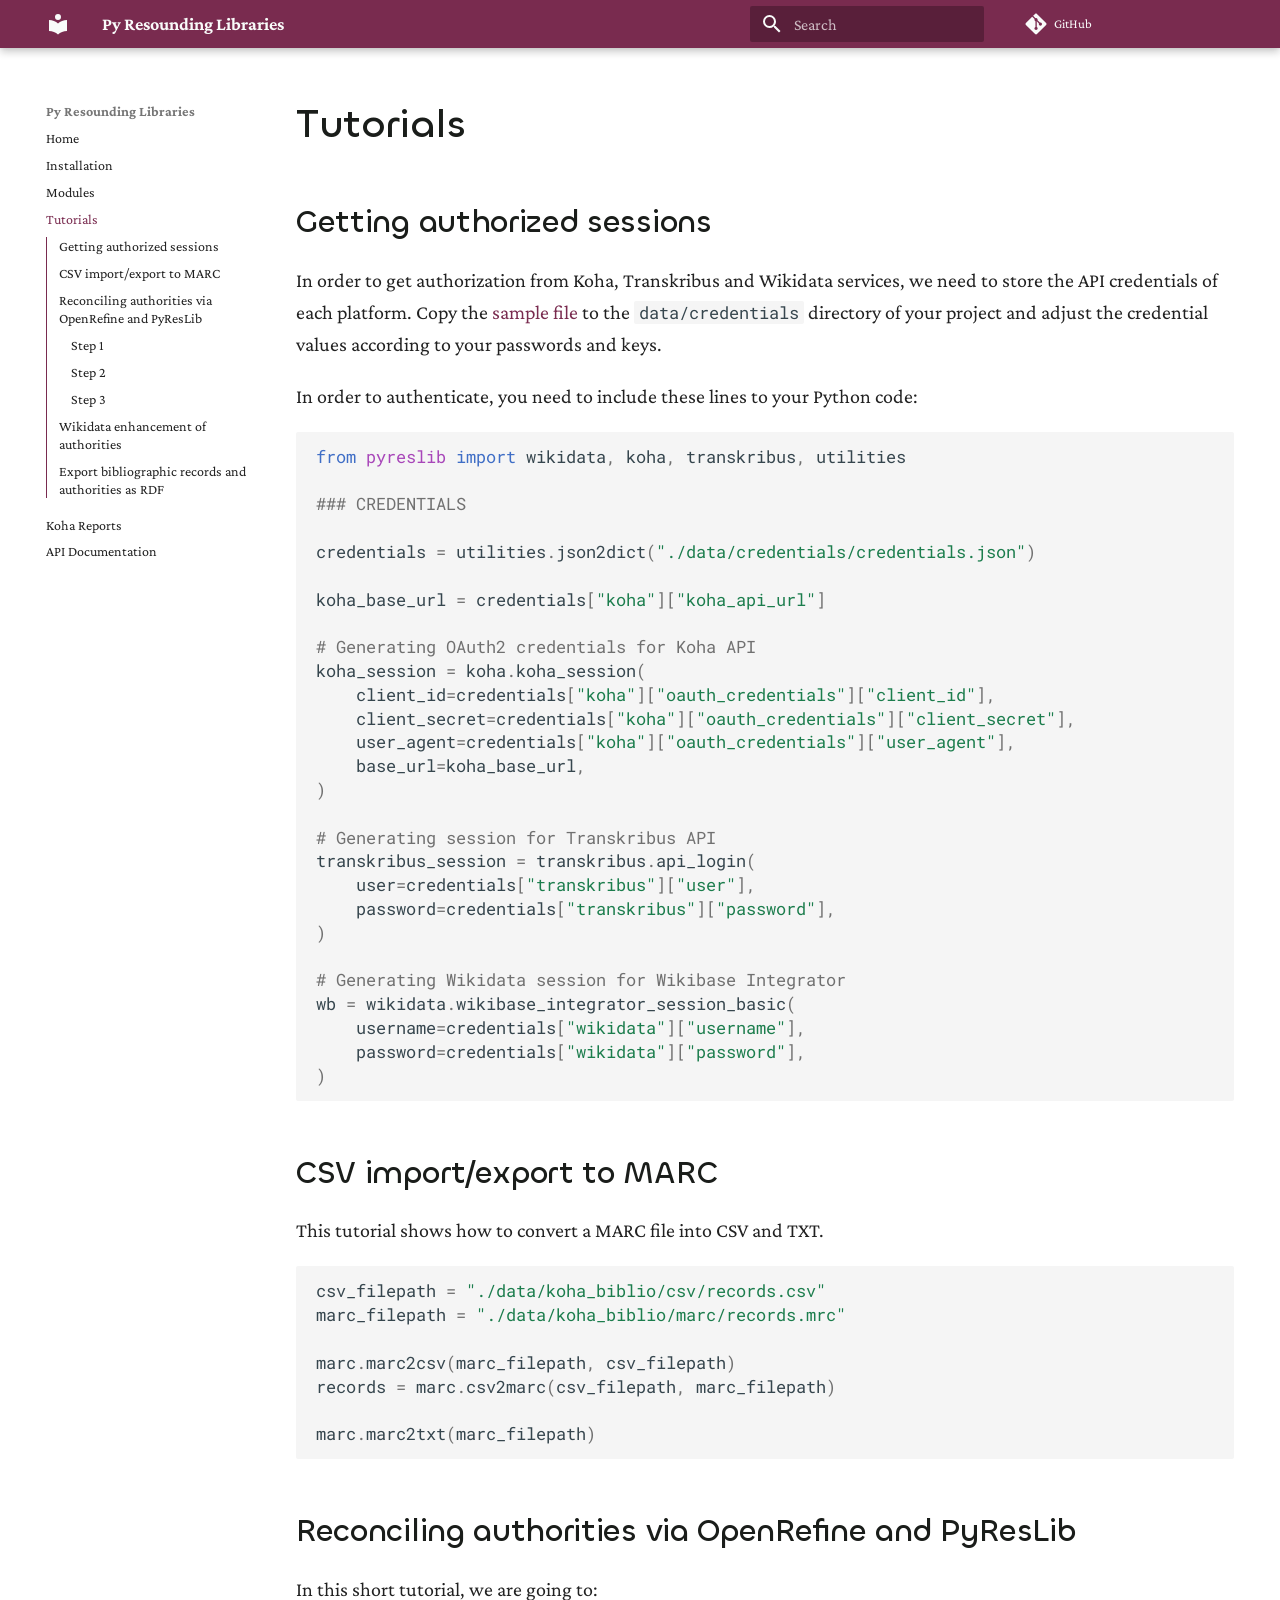
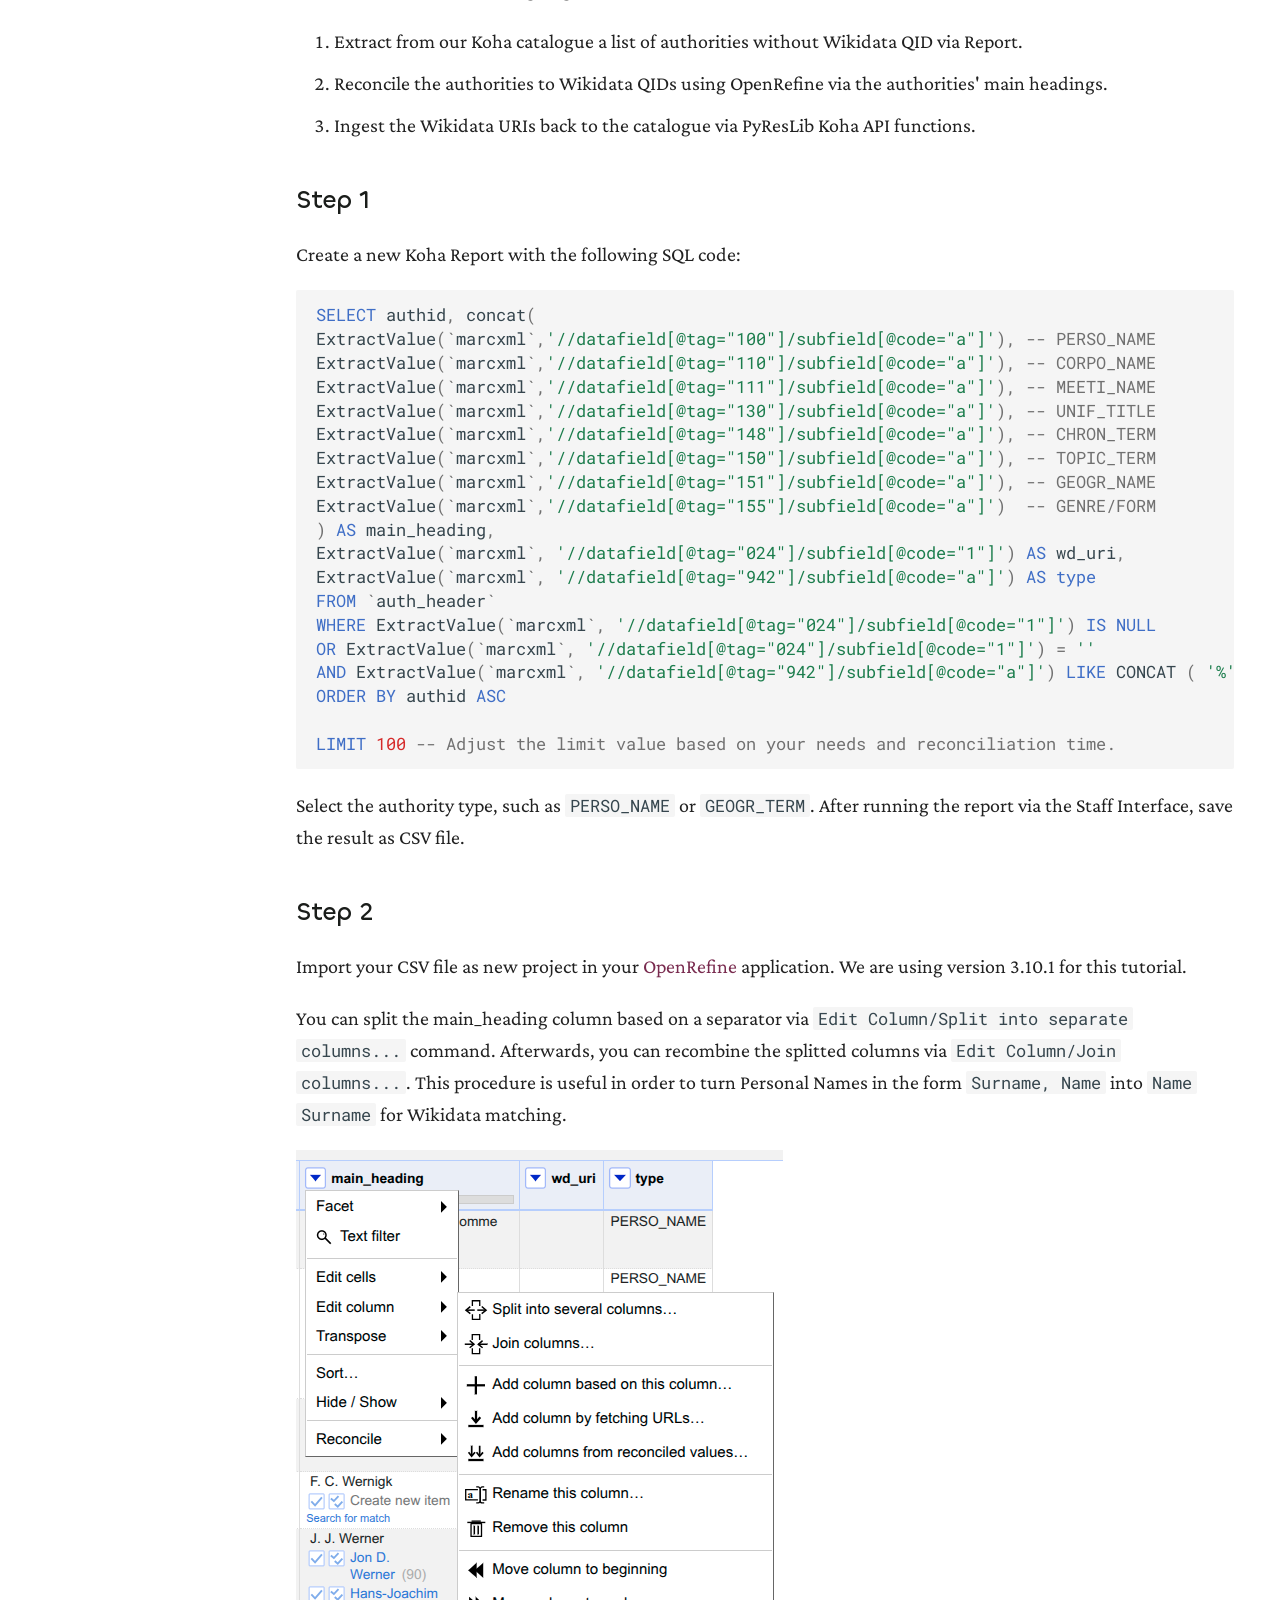
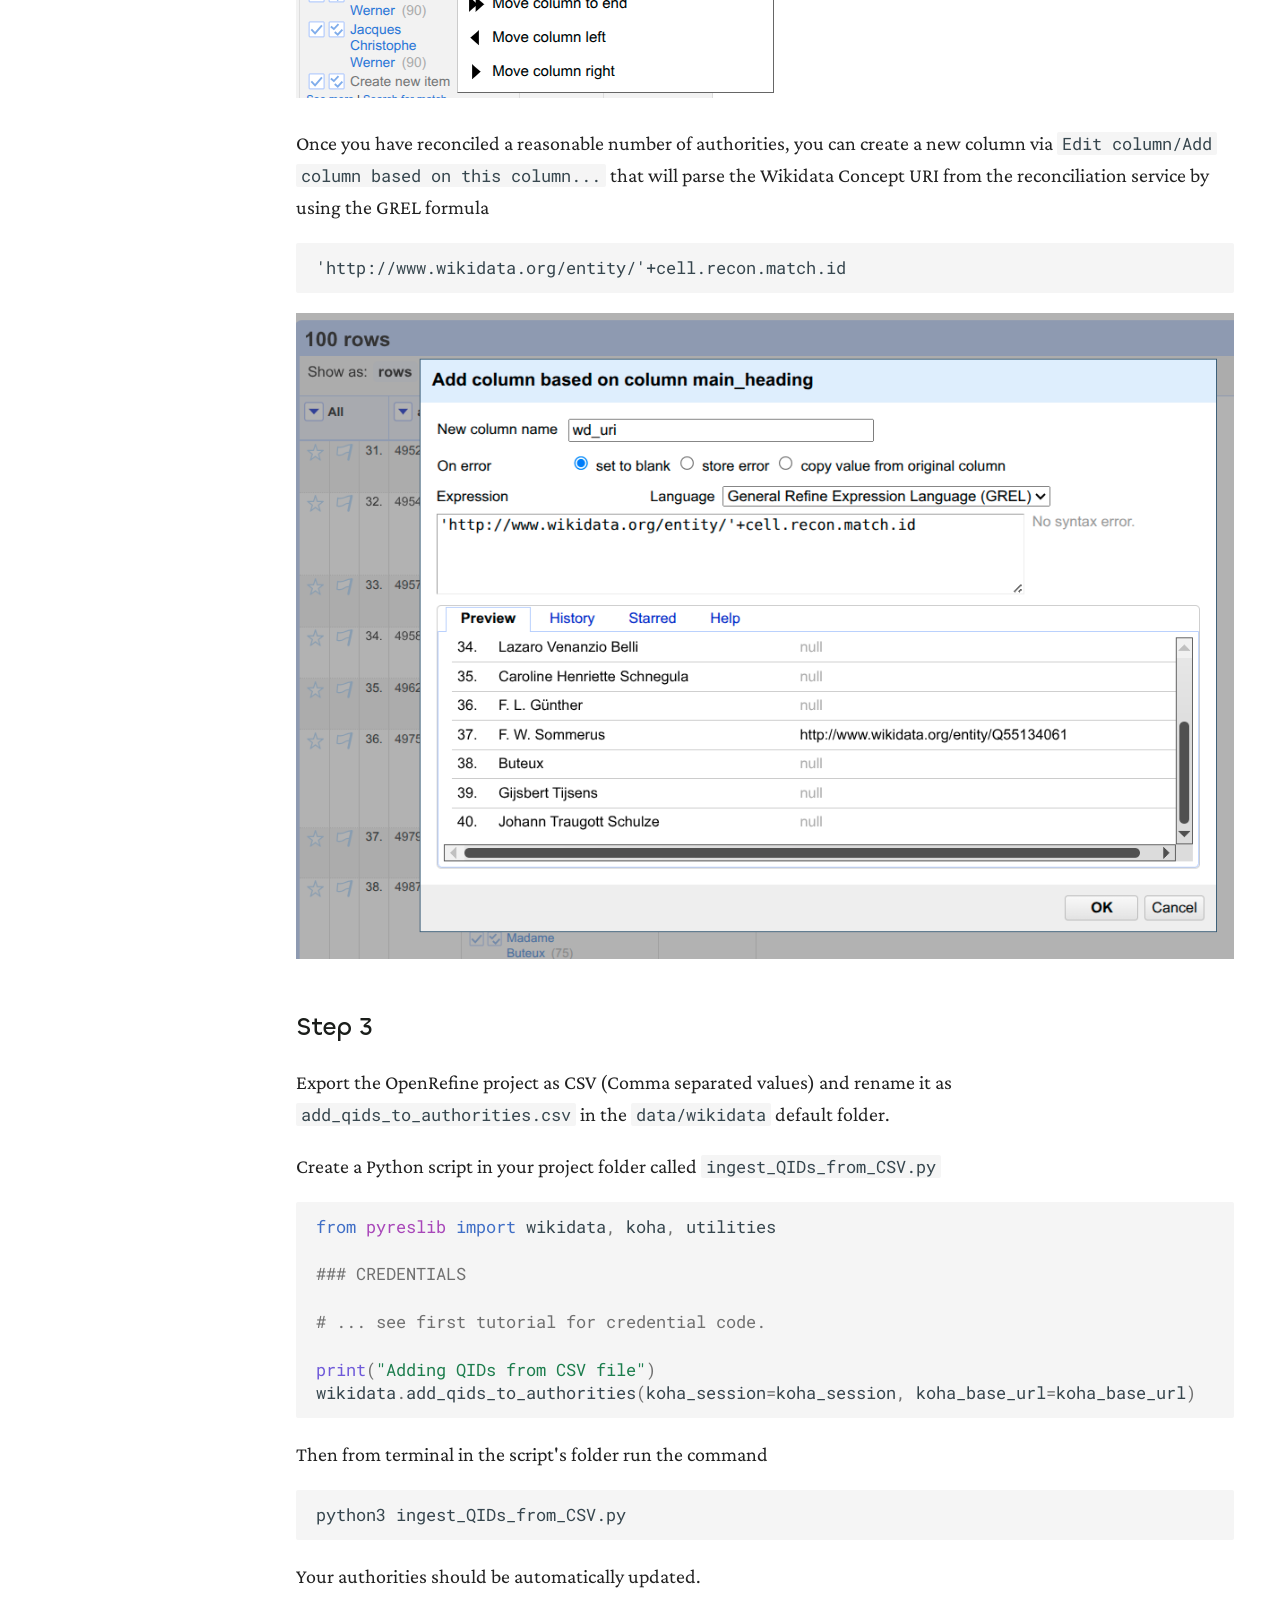
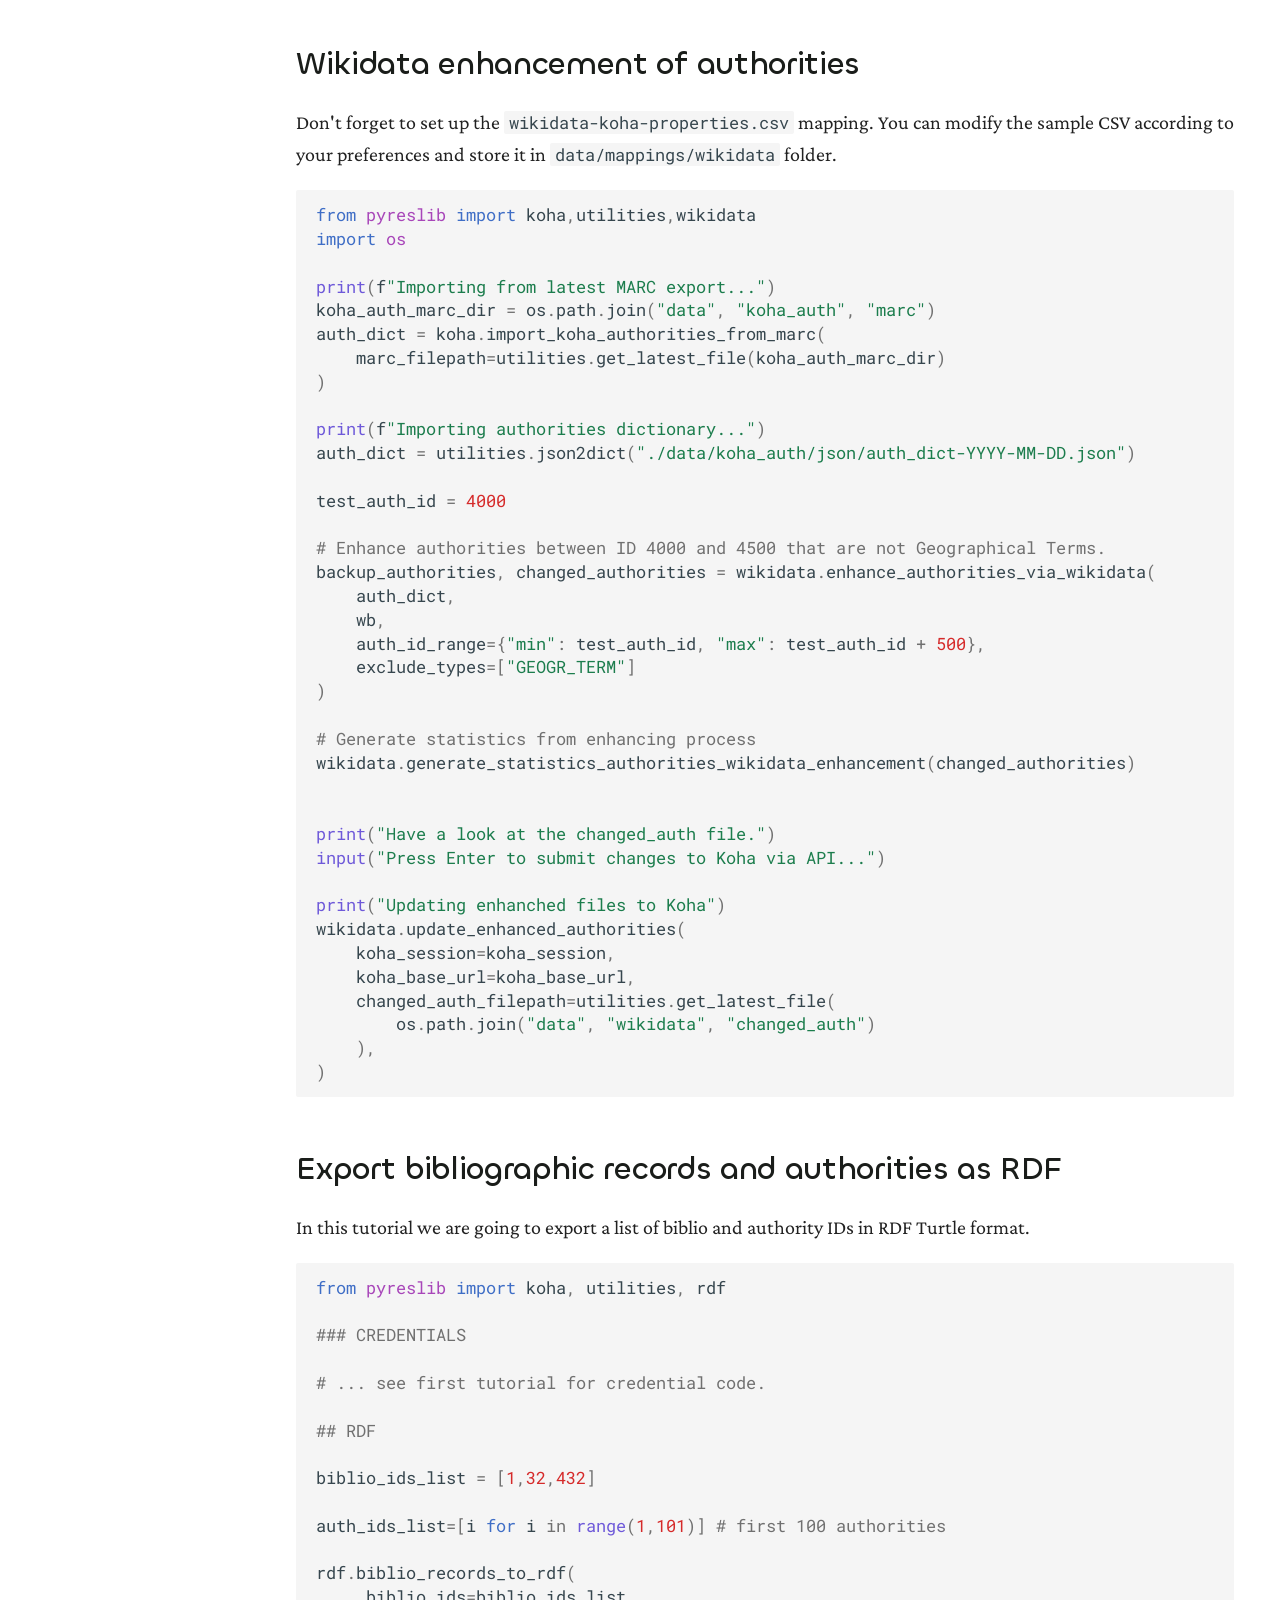
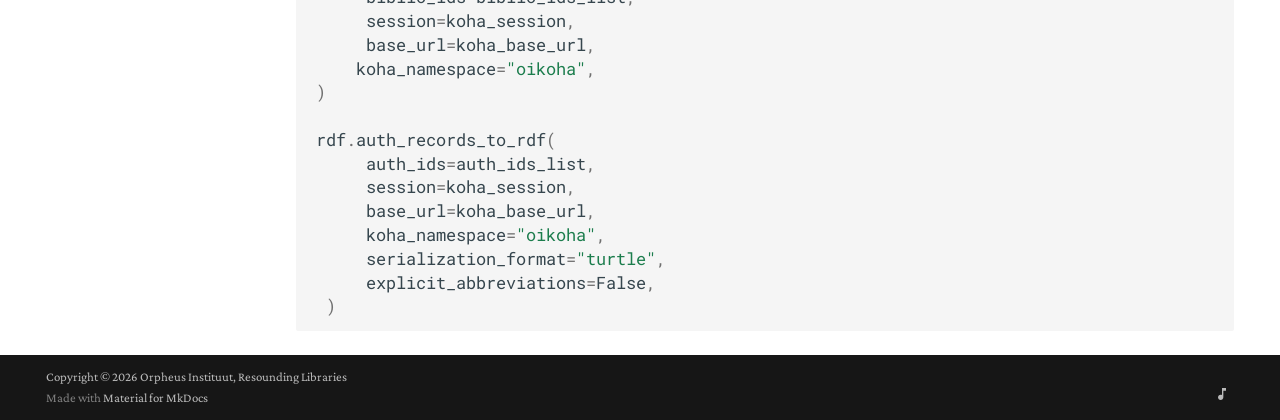
<file: tutorials/index.html>
<!doctype html>
<html lang="en" class="no-js">
  <head>
    
      <meta charset="utf-8">
      <meta name="viewport" content="width=device-width,initial-scale=1">
      
      
        <meta name="author" content="Nicholas Cornia">
      
      
      
        <link rel="prev" href="../modules/">
      
      
        <link rel="next" href="../reports/">
      
      
        
      
      
      <link rel="icon" href="../assets/images/favicon.png">
      <meta name="generator" content="mkdocs-1.6.1, mkdocs-material-9.7.6">
    
    
      
        <title>Tutorials - Py Resounding Libraries</title>
      
    
    
      <link rel="stylesheet" href="../assets/stylesheets/main.484c7ddc.min.css">
      
        
        <link rel="stylesheet" href="../assets/stylesheets/palette.ab4e12ef.min.css">
      
      
  
  
    
      
      
    
  
    
      
      
    
  
    
      
      
    
  
  
  <style>:root{--md-admonition-icon--abstract:url('data:image/svg+xml;charset=utf-8,%3Csvg%20xmlns%3D%22http%3A//www.w3.org/2000/svg%22%20viewBox%3D%220%200%20448%20512%22%3E%3C%21--%21%20Font%20Awesome%20Free%207.1.0%20by%20%40fontawesome%20-%20https%3A//fontawesome.com%20License%20-%20https%3A//fontawesome.com/license/free%20%28Icons%3A%20CC%20BY%204.0%2C%20Fonts%3A%20SIL%20OFL%201.1%2C%20Code%3A%20MIT%20License%29%20Copyright%202025%20Fonticons%2C%20Inc.--%3E%3Cpath%20d%3D%22M384%20512H96c-53%200-96-43-96-96V96C0%2043%2043%200%2096%200h304c26.5%200%2048%2021.5%2048%2048v288c0%2020.9-13.4%2038.7-32%2045.3V448c17.7%200%2032%2014.3%2032%2032s-14.3%2032-32%2032zM96%20384c-17.7%200-32%2014.3-32%2032s14.3%2032%2032%2032h256v-64zm32-232c0%2013.3%2010.7%2024%2024%2024h176c13.3%200%2024-10.7%2024-24s-10.7-24-24-24H152c-13.3%200-24%2010.7-24%2024m24%2072c-13.3%200-24%2010.7-24%2024s10.7%2024%2024%2024h176c13.3%200%2024-10.7%2024-24s-10.7-24-24-24z%22/%3E%3C/svg%3E');--md-admonition-icon--note:url('data:image/svg+xml;charset=utf-8,%3Csvg%20xmlns%3D%22http%3A//www.w3.org/2000/svg%22%20viewBox%3D%220%200%20448%20512%22%3E%3C%21--%21%20Font%20Awesome%20Free%207.1.0%20by%20%40fontawesome%20-%20https%3A//fontawesome.com%20License%20-%20https%3A//fontawesome.com/license/free%20%28Icons%3A%20CC%20BY%204.0%2C%20Fonts%3A%20SIL%20OFL%201.1%2C%20Code%3A%20MIT%20License%29%20Copyright%202025%20Fonticons%2C%20Inc.--%3E%3Cpath%20d%3D%22M64%20480c-35.3%200-64-28.7-64-64V96c0-35.3%2028.7-64%2064-64h320c35.3%200%2064%2028.7%2064%2064v213.5c0%2017-6.7%2033.3-18.7%2045.3L322.7%20461.3c-12%2012-28.3%2018.7-45.3%2018.7zm325.5-176H296c-13.3%200-24%2010.7-24%2024v93.5z%22/%3E%3C/svg%3E');--md-admonition-icon--quote:url('data:image/svg+xml;charset=utf-8,%3Csvg%20xmlns%3D%22http%3A//www.w3.org/2000/svg%22%20viewBox%3D%220%200%20448%20512%22%3E%3C%21--%21%20Font%20Awesome%20Free%207.1.0%20by%20%40fontawesome%20-%20https%3A//fontawesome.com%20License%20-%20https%3A//fontawesome.com/license/free%20%28Icons%3A%20CC%20BY%204.0%2C%20Fonts%3A%20SIL%20OFL%201.1%2C%20Code%3A%20MIT%20License%29%20Copyright%202025%20Fonticons%2C%20Inc.--%3E%3Cpath%20d%3D%22M0%20216C0%20149.7%2053.7%2096%20120%2096h8c17.7%200%2032%2014.3%2032%2032s-14.3%2032-32%2032h-8c-30.9%200-56%2025.1-56%2056v8h64c35.3%200%2064%2028.7%2064%2064v64c0%2035.3-28.7%2064-64%2064H64c-35.3%200-64-28.7-64-64zm256%200c0-66.3%2053.7-120%20120-120h8c17.7%200%2032%2014.3%2032%2032s-14.3%2032-32%2032h-8c-30.9%200-56%2025.1-56%2056v8h64c35.3%200%2064%2028.7%2064%2064v64c0%2035.3-28.7%2064-64%2064h-64c-35.3%200-64-28.7-64-64z%22/%3E%3C/svg%3E');}</style>



    
    
      
    
    
      
        
        
        <link rel="preconnect" href="https://fonts.gstatic.com" crossorigin>
        <link rel="stylesheet" href="https://fonts.googleapis.com/css?family=Crimson+Pro:300,300i,400,400i,700,700i%7CRoboto+Mono:400,400i,700,700i&display=fallback">
        <style>:root{--md-text-font:"Crimson Pro";--md-code-font:"Roboto Mono"}</style>
      
    
    
      <link rel="stylesheet" href="../assets/_mkdocstrings.css">
    
      <link rel="stylesheet" href="../assets/css/extras.css">
    
    <script>__md_scope=new URL("..",location),__md_hash=e=>[...e].reduce(((e,_)=>(e<<5)-e+_.charCodeAt(0)),0),__md_get=(e,_=localStorage,t=__md_scope)=>JSON.parse(_.getItem(t.pathname+"."+e)),__md_set=(e,_,t=localStorage,a=__md_scope)=>{try{t.setItem(a.pathname+"."+e,JSON.stringify(_))}catch(e){}}</script>
    
      

    
    
  </head>
  
  
    
    
      
    
    
    
    
    <body dir="ltr" data-md-color-scheme="default" data-md-color-primary="custom" data-md-color-accent="custom">
  
    
    <input class="md-toggle" data-md-toggle="drawer" type="checkbox" id="__drawer" autocomplete="off">
    <input class="md-toggle" data-md-toggle="search" type="checkbox" id="__search" autocomplete="off">
    <label class="md-overlay" for="__drawer"></label>
    <div data-md-component="skip">
      
        
        <a href="#tutorials" class="md-skip">
          Skip to content
        </a>
      
    </div>
    <div data-md-component="announce">
      
    </div>
    
    
      

  

<header class="md-header md-header--shadow" data-md-component="header">
  <nav class="md-header__inner md-grid" aria-label="Header">
    <a href=".." title="Py Resounding Libraries" class="md-header__button md-logo" aria-label="Py Resounding Libraries" data-md-component="logo">
      
  
  <svg xmlns="http://www.w3.org/2000/svg" viewBox="0 0 24 24"><path d="M12 8a3 3 0 0 0 3-3 3 3 0 0 0-3-3 3 3 0 0 0-3 3 3 3 0 0 0 3 3m0 3.54C9.64 9.35 6.5 8 3 8v11c3.5 0 6.64 1.35 9 3.54 2.36-2.19 5.5-3.54 9-3.54V8c-3.5 0-6.64 1.35-9 3.54"/></svg>

    </a>
    <label class="md-header__button md-icon" for="__drawer">
      
      <svg xmlns="http://www.w3.org/2000/svg" viewBox="0 0 24 24"><path d="M3 6h18v2H3zm0 5h18v2H3zm0 5h18v2H3z"/></svg>
    </label>
    <div class="md-header__title" data-md-component="header-title">
      <div class="md-header__ellipsis">
        <div class="md-header__topic">
          <span class="md-ellipsis">
            Py Resounding Libraries
          </span>
        </div>
        <div class="md-header__topic" data-md-component="header-topic">
          <span class="md-ellipsis">
            
              Tutorials
            
          </span>
        </div>
      </div>
    </div>
    
      
        <form class="md-header__option" data-md-component="palette">
  
    
    
    
    <input class="md-option" data-md-color-media="" data-md-color-scheme="default" data-md-color-primary="custom" data-md-color-accent="custom"  aria-hidden="true"  type="radio" name="__palette" id="__palette_0">
    
  
</form>
      
    
    
      <script>var palette=__md_get("__palette");if(palette&&palette.color){if("(prefers-color-scheme)"===palette.color.media){var media=matchMedia("(prefers-color-scheme: light)"),input=document.querySelector(media.matches?"[data-md-color-media='(prefers-color-scheme: light)']":"[data-md-color-media='(prefers-color-scheme: dark)']");palette.color.media=input.getAttribute("data-md-color-media"),palette.color.scheme=input.getAttribute("data-md-color-scheme"),palette.color.primary=input.getAttribute("data-md-color-primary"),palette.color.accent=input.getAttribute("data-md-color-accent")}for(var[key,value]of Object.entries(palette.color))document.body.setAttribute("data-md-color-"+key,value)}</script>
    
    
    
      
      
        <label class="md-header__button md-icon" for="__search">
          
          <svg xmlns="http://www.w3.org/2000/svg" viewBox="0 0 24 24"><path d="M9.5 3A6.5 6.5 0 0 1 16 9.5c0 1.61-.59 3.09-1.56 4.23l.27.27h.79l5 5-1.5 1.5-5-5v-.79l-.27-.27A6.52 6.52 0 0 1 9.5 16 6.5 6.5 0 0 1 3 9.5 6.5 6.5 0 0 1 9.5 3m0 2C7 5 5 7 5 9.5S7 14 9.5 14 14 12 14 9.5 12 5 9.5 5"/></svg>
        </label>
        <div class="md-search" data-md-component="search" role="dialog">
  <label class="md-search__overlay" for="__search"></label>
  <div class="md-search__inner" role="search">
    <form class="md-search__form" name="search">
      <input type="text" class="md-search__input" name="query" aria-label="Search" placeholder="Search" autocapitalize="off" autocorrect="off" autocomplete="off" spellcheck="false" data-md-component="search-query" required>
      <label class="md-search__icon md-icon" for="__search">
        
        <svg xmlns="http://www.w3.org/2000/svg" viewBox="0 0 24 24"><path d="M9.5 3A6.5 6.5 0 0 1 16 9.5c0 1.61-.59 3.09-1.56 4.23l.27.27h.79l5 5-1.5 1.5-5-5v-.79l-.27-.27A6.52 6.52 0 0 1 9.5 16 6.5 6.5 0 0 1 3 9.5 6.5 6.5 0 0 1 9.5 3m0 2C7 5 5 7 5 9.5S7 14 9.5 14 14 12 14 9.5 12 5 9.5 5"/></svg>
        
        <svg xmlns="http://www.w3.org/2000/svg" viewBox="0 0 256 512"><!--! Font Awesome Free 7.1.0 by @fontawesome - https://fontawesome.com License - https://fontawesome.com/license/free (Icons: CC BY 4.0, Fonts: SIL OFL 1.1, Code: MIT License) Copyright 2025 Fonticons, Inc.--><path d="M9.4 233.4c-12.5 12.5-12.5 32.8 0 45.3l160 160c12.5 12.5 32.8 12.5 45.3 0s12.5-32.8 0-45.3L77.3 256l137.3-137.4c12.5-12.5 12.5-32.8 0-45.3s-32.8-12.5-45.3 0l-160 160z"/></svg>
      </label>
      <nav class="md-search__options" aria-label="Search">
        
          <a href="javascript:void(0)" class="md-search__icon md-icon" title="Share" aria-label="Share" data-clipboard data-clipboard-text="" data-md-component="search-share" tabindex="-1">
            
            <svg xmlns="http://www.w3.org/2000/svg" viewBox="0 0 24 24"><path d="M18 16.08c-.76 0-1.44.3-1.96.77L8.91 12.7c.05-.23.09-.46.09-.7s-.04-.47-.09-.7l7.05-4.11c.54.5 1.25.81 2.04.81a3 3 0 0 0 3-3 3 3 0 0 0-3-3 3 3 0 0 0-3 3c0 .24.04.47.09.7L8.04 9.81C7.5 9.31 6.79 9 6 9a3 3 0 0 0-3 3 3 3 0 0 0 3 3c.79 0 1.5-.31 2.04-.81l7.12 4.15c-.05.21-.08.43-.08.66 0 1.61 1.31 2.91 2.92 2.91s2.92-1.3 2.92-2.91A2.92 2.92 0 0 0 18 16.08"/></svg>
          </a>
        
        <button type="reset" class="md-search__icon md-icon" title="Clear" aria-label="Clear" tabindex="-1">
          
          <svg xmlns="http://www.w3.org/2000/svg" viewBox="0 0 24 24"><path d="M19 6.41 17.59 5 12 10.59 6.41 5 5 6.41 10.59 12 5 17.59 6.41 19 12 13.41 17.59 19 19 17.59 13.41 12z"/></svg>
        </button>
      </nav>
      
    </form>
    <div class="md-search__output">
      <div class="md-search__scrollwrap" tabindex="0" data-md-scrollfix>
        <div class="md-search-result" data-md-component="search-result">
          <div class="md-search-result__meta">
            Initializing search
          </div>
          <ol class="md-search-result__list" role="presentation"></ol>
        </div>
      </div>
    </div>
  </div>
</div>
      
    
    
      <div class="md-header__source">
        <a href="https://github.com/NicholasCorniaOrpheus/py-resounding-libraries" title="Go to repository" class="md-source" data-md-component="source">
  <div class="md-source__icon md-icon">
    
    <svg xmlns="http://www.w3.org/2000/svg" viewBox="0 0 448 512"><!--! Font Awesome Free 7.1.0 by @fontawesome - https://fontawesome.com License - https://fontawesome.com/license/free (Icons: CC BY 4.0, Fonts: SIL OFL 1.1, Code: MIT License) Copyright 2025 Fonticons, Inc.--><path d="M439.6 236.1 244 40.5c-5.4-5.5-12.8-8.5-20.4-8.5s-15 3-20.4 8.4L162.5 81l51.5 51.5c27.1-9.1 52.7 16.8 43.4 43.7l49.7 49.7c34.2-11.8 61.2 31 35.5 56.7-26.5 26.5-70.2-2.9-56-37.3L240.3 199v121.9c25.3 12.5 22.3 41.8 9.1 55-6.4 6.4-15.2 10.1-24.3 10.1s-17.8-3.6-24.3-10.1c-17.6-17.6-11.1-46.9 11.2-56v-123c-20.8-8.5-24.6-30.7-18.6-45L142.6 101 8.5 235.1C3 240.6 0 247.9 0 255.5s3 15 8.5 20.4l195.6 195.7c5.4 5.4 12.7 8.4 20.4 8.4s15-3 20.4-8.4l194.7-194.7c5.4-5.4 8.4-12.8 8.4-20.4s-3-15-8.4-20.4"/></svg>
  </div>
  <div class="md-source__repository">
    GitHub
  </div>
</a>
      </div>
    
  </nav>
  
</header>
    
    <div class="md-container" data-md-component="container">
      
      
        
          
        
      
      <main class="md-main" data-md-component="main">
        <div class="md-main__inner md-grid">
          
            
              
              <div class="md-sidebar md-sidebar--primary" data-md-component="sidebar" data-md-type="navigation" >
                <div class="md-sidebar__scrollwrap">
                  <div class="md-sidebar__inner">
                    



  

<nav class="md-nav md-nav--primary md-nav--integrated" aria-label="Navigation" data-md-level="0">
  <label class="md-nav__title" for="__drawer">
    <a href=".." title="Py Resounding Libraries" class="md-nav__button md-logo" aria-label="Py Resounding Libraries" data-md-component="logo">
      
  
  <svg xmlns="http://www.w3.org/2000/svg" viewBox="0 0 24 24"><path d="M12 8a3 3 0 0 0 3-3 3 3 0 0 0-3-3 3 3 0 0 0-3 3 3 3 0 0 0 3 3m0 3.54C9.64 9.35 6.5 8 3 8v11c3.5 0 6.64 1.35 9 3.54 2.36-2.19 5.5-3.54 9-3.54V8c-3.5 0-6.64 1.35-9 3.54"/></svg>

    </a>
    Py Resounding Libraries
  </label>
  
    <div class="md-nav__source">
      <a href="https://github.com/NicholasCorniaOrpheus/py-resounding-libraries" title="Go to repository" class="md-source" data-md-component="source">
  <div class="md-source__icon md-icon">
    
    <svg xmlns="http://www.w3.org/2000/svg" viewBox="0 0 448 512"><!--! Font Awesome Free 7.1.0 by @fontawesome - https://fontawesome.com License - https://fontawesome.com/license/free (Icons: CC BY 4.0, Fonts: SIL OFL 1.1, Code: MIT License) Copyright 2025 Fonticons, Inc.--><path d="M439.6 236.1 244 40.5c-5.4-5.5-12.8-8.5-20.4-8.5s-15 3-20.4 8.4L162.5 81l51.5 51.5c27.1-9.1 52.7 16.8 43.4 43.7l49.7 49.7c34.2-11.8 61.2 31 35.5 56.7-26.5 26.5-70.2-2.9-56-37.3L240.3 199v121.9c25.3 12.5 22.3 41.8 9.1 55-6.4 6.4-15.2 10.1-24.3 10.1s-17.8-3.6-24.3-10.1c-17.6-17.6-11.1-46.9 11.2-56v-123c-20.8-8.5-24.6-30.7-18.6-45L142.6 101 8.5 235.1C3 240.6 0 247.9 0 255.5s3 15 8.5 20.4l195.6 195.7c5.4 5.4 12.7 8.4 20.4 8.4s15-3 20.4-8.4l194.7-194.7c5.4-5.4 8.4-12.8 8.4-20.4s-3-15-8.4-20.4"/></svg>
  </div>
  <div class="md-source__repository">
    GitHub
  </div>
</a>
    </div>
  
  <ul class="md-nav__list" data-md-scrollfix>
    
      
      
  
  
  
  
    <li class="md-nav__item">
      <a href=".." class="md-nav__link">
        
  
  
  <span class="md-ellipsis">
    
  
    Home
  

    
  </span>
  
  

      </a>
    </li>
  

    
      
      
  
  
  
  
    <li class="md-nav__item">
      <a href="../installation/" class="md-nav__link">
        
  
  
  <span class="md-ellipsis">
    
  
    Installation
  

    
  </span>
  
  

      </a>
    </li>
  

    
      
      
  
  
  
  
    <li class="md-nav__item">
      <a href="../modules/" class="md-nav__link">
        
  
  
  <span class="md-ellipsis">
    
  
    Modules
  

    
  </span>
  
  

      </a>
    </li>
  

    
      
      
  
  
    
  
  
  
    <li class="md-nav__item md-nav__item--active">
      
      <input class="md-nav__toggle md-toggle" type="checkbox" id="__toc">
      
      
        
      
      
        <label class="md-nav__link md-nav__link--active" for="__toc">
          
  
  
  <span class="md-ellipsis">
    
  
    Tutorials
  

    
  </span>
  
  

          <span class="md-nav__icon md-icon"></span>
        </label>
      
      <a href="./" class="md-nav__link md-nav__link--active">
        
  
  
  <span class="md-ellipsis">
    
  
    Tutorials
  

    
  </span>
  
  

      </a>
      
        

<nav class="md-nav md-nav--secondary" aria-label="Table of contents">
  
  
  
    
  
  
    <label class="md-nav__title" for="__toc">
      <span class="md-nav__icon md-icon"></span>
      Table of contents
    </label>
    <ul class="md-nav__list" data-md-component="toc" data-md-scrollfix>
      
        <li class="md-nav__item">
  <a href="#getting-authorized-sessions" class="md-nav__link">
    <span class="md-ellipsis">
      
        Getting authorized sessions
      
    </span>
  </a>
  
</li>
      
        <li class="md-nav__item">
  <a href="#csv-importexport-to-marc" class="md-nav__link">
    <span class="md-ellipsis">
      
        CSV import/export to MARC
      
    </span>
  </a>
  
</li>
      
        <li class="md-nav__item">
  <a href="#reconciling-authorities-via-openrefine-and-pyreslib" class="md-nav__link">
    <span class="md-ellipsis">
      
        Reconciling authorities via OpenRefine and PyResLib
      
    </span>
  </a>
  
    <nav class="md-nav" aria-label="Reconciling authorities via OpenRefine and PyResLib">
      <ul class="md-nav__list">
        
          <li class="md-nav__item">
  <a href="#step-1" class="md-nav__link">
    <span class="md-ellipsis">
      
        Step 1
      
    </span>
  </a>
  
</li>
        
          <li class="md-nav__item">
  <a href="#step-2" class="md-nav__link">
    <span class="md-ellipsis">
      
        Step 2
      
    </span>
  </a>
  
</li>
        
          <li class="md-nav__item">
  <a href="#step-3" class="md-nav__link">
    <span class="md-ellipsis">
      
        Step 3
      
    </span>
  </a>
  
</li>
        
      </ul>
    </nav>
  
</li>
      
        <li class="md-nav__item">
  <a href="#wikidata-enhancement-of-authorities" class="md-nav__link">
    <span class="md-ellipsis">
      
        Wikidata enhancement of authorities
      
    </span>
  </a>
  
</li>
      
        <li class="md-nav__item">
  <a href="#export-bibliographic-records-and-authorities-as-rdf" class="md-nav__link">
    <span class="md-ellipsis">
      
        Export bibliographic records and authorities as RDF
      
    </span>
  </a>
  
</li>
      
    </ul>
  
</nav>
      
    </li>
  

    
      
      
  
  
  
  
    <li class="md-nav__item">
      <a href="../reports/" class="md-nav__link">
        
  
  
  <span class="md-ellipsis">
    
  
    Koha Reports
  

    
  </span>
  
  

      </a>
    </li>
  

    
      
      
  
  
  
  
    <li class="md-nav__item">
      <a href="../api_documentation/" class="md-nav__link">
        
  
  
  <span class="md-ellipsis">
    
  
    API Documentation
  

    
  </span>
  
  

      </a>
    </li>
  

    
  </ul>
</nav>
                  </div>
                </div>
              </div>
            
            
          
          
            <div class="md-content" data-md-component="content">
              
              <article class="md-content__inner md-typeset">
                
                  


  
  


<h1 id="tutorials">Tutorials</h1>
<h2 id="getting-authorized-sessions">Getting authorized sessions</h2>
<p>In order to get authorization from Koha, Transkribus and Wikidata services, we need to store the API credentials of each platform. Copy the <a href="https://github.com/NicholasCorniaOrpheus/py-resounding-libraries/blob/main/data/credentials/credentials.json">sample file</a> to the <code>data/credentials</code> directory of your project and adjust the credential values according to your passwords and keys.</p>
<p>In order to authenticate, you need to include these lines to your Python code:</p>
<div class="highlight"><pre><span></span><code><span class="kn">from</span><span class="w"> </span><span class="nn">pyreslib</span><span class="w"> </span><span class="kn">import</span> <span class="n">wikidata</span><span class="p">,</span> <span class="n">koha</span><span class="p">,</span> <span class="n">transkribus</span><span class="p">,</span> <span class="n">utilities</span>

<span class="c1">### CREDENTIALS</span>

<span class="n">credentials</span> <span class="o">=</span> <span class="n">utilities</span><span class="o">.</span><span class="n">json2dict</span><span class="p">(</span><span class="s2">&quot;./data/credentials/credentials.json&quot;</span><span class="p">)</span>

<span class="n">koha_base_url</span> <span class="o">=</span> <span class="n">credentials</span><span class="p">[</span><span class="s2">&quot;koha&quot;</span><span class="p">][</span><span class="s2">&quot;koha_api_url&quot;</span><span class="p">]</span>

<span class="c1"># Generating OAuth2 credentials for Koha API</span>
<span class="n">koha_session</span> <span class="o">=</span> <span class="n">koha</span><span class="o">.</span><span class="n">koha_session</span><span class="p">(</span>
    <span class="n">client_id</span><span class="o">=</span><span class="n">credentials</span><span class="p">[</span><span class="s2">&quot;koha&quot;</span><span class="p">][</span><span class="s2">&quot;oauth_credentials&quot;</span><span class="p">][</span><span class="s2">&quot;client_id&quot;</span><span class="p">],</span>
    <span class="n">client_secret</span><span class="o">=</span><span class="n">credentials</span><span class="p">[</span><span class="s2">&quot;koha&quot;</span><span class="p">][</span><span class="s2">&quot;oauth_credentials&quot;</span><span class="p">][</span><span class="s2">&quot;client_secret&quot;</span><span class="p">],</span>
    <span class="n">user_agent</span><span class="o">=</span><span class="n">credentials</span><span class="p">[</span><span class="s2">&quot;koha&quot;</span><span class="p">][</span><span class="s2">&quot;oauth_credentials&quot;</span><span class="p">][</span><span class="s2">&quot;user_agent&quot;</span><span class="p">],</span>
    <span class="n">base_url</span><span class="o">=</span><span class="n">koha_base_url</span><span class="p">,</span>
<span class="p">)</span>

<span class="c1"># Generating session for Transkribus API</span>
<span class="n">transkribus_session</span> <span class="o">=</span> <span class="n">transkribus</span><span class="o">.</span><span class="n">api_login</span><span class="p">(</span>
    <span class="n">user</span><span class="o">=</span><span class="n">credentials</span><span class="p">[</span><span class="s2">&quot;transkribus&quot;</span><span class="p">][</span><span class="s2">&quot;user&quot;</span><span class="p">],</span>
    <span class="n">password</span><span class="o">=</span><span class="n">credentials</span><span class="p">[</span><span class="s2">&quot;transkribus&quot;</span><span class="p">][</span><span class="s2">&quot;password&quot;</span><span class="p">],</span>
<span class="p">)</span>

<span class="c1"># Generating Wikidata session for Wikibase Integrator</span>
<span class="n">wb</span> <span class="o">=</span> <span class="n">wikidata</span><span class="o">.</span><span class="n">wikibase_integrator_session_basic</span><span class="p">(</span>
    <span class="n">username</span><span class="o">=</span><span class="n">credentials</span><span class="p">[</span><span class="s2">&quot;wikidata&quot;</span><span class="p">][</span><span class="s2">&quot;username&quot;</span><span class="p">],</span>
    <span class="n">password</span><span class="o">=</span><span class="n">credentials</span><span class="p">[</span><span class="s2">&quot;wikidata&quot;</span><span class="p">][</span><span class="s2">&quot;password&quot;</span><span class="p">],</span>
<span class="p">)</span>
</code></pre></div>
<h2 id="csv-importexport-to-marc">CSV import/export to MARC</h2>
<p>This tutorial shows how to convert a MARC file into CSV and TXT.</p>
<div class="highlight"><pre><span></span><code><span class="n">csv_filepath</span> <span class="o">=</span> <span class="s2">&quot;./data/koha_biblio/csv/records.csv&quot;</span>
<span class="n">marc_filepath</span> <span class="o">=</span> <span class="s2">&quot;./data/koha_biblio/marc/records.mrc&quot;</span>

<span class="n">marc</span><span class="o">.</span><span class="n">marc2csv</span><span class="p">(</span><span class="n">marc_filepath</span><span class="p">,</span> <span class="n">csv_filepath</span><span class="p">)</span>
<span class="n">records</span> <span class="o">=</span> <span class="n">marc</span><span class="o">.</span><span class="n">csv2marc</span><span class="p">(</span><span class="n">csv_filepath</span><span class="p">,</span> <span class="n">marc_filepath</span><span class="p">)</span>

<span class="n">marc</span><span class="o">.</span><span class="n">marc2txt</span><span class="p">(</span><span class="n">marc_filepath</span><span class="p">)</span>
</code></pre></div>
<h2 id="reconciling-authorities-via-openrefine-and-pyreslib">Reconciling authorities via OpenRefine and PyResLib</h2>
<p>In this short tutorial, we are going to:</p>
<ol>
<li>Extract from our Koha catalogue a list of authorities without Wikidata QID via Report.</li>
<li>Reconcile the authorities to Wikidata QIDs using OpenRefine via the authorities' main headings.</li>
<li>Ingest the Wikidata URIs back to the catalogue via PyResLib Koha API functions.</li>
</ol>
<h3 id="step-1">Step 1</h3>
<p>Create a new Koha Report with the following SQL code:
<div class="highlight"><pre><span></span><code><span class="k">SELECT</span><span class="w"> </span><span class="n">authid</span><span class="p">,</span><span class="w"> </span><span class="n">concat</span><span class="p">(</span>
<span class="n">ExtractValue</span><span class="p">(</span><span class="o">`</span><span class="n">marcxml</span><span class="o">`</span><span class="p">,</span><span class="s1">&#39;//datafield[@tag=&quot;100&quot;]/subfield[@code=&quot;a&quot;]&#39;</span><span class="p">),</span><span class="w"> </span><span class="c1">-- PERSO_NAME</span>
<span class="n">ExtractValue</span><span class="p">(</span><span class="o">`</span><span class="n">marcxml</span><span class="o">`</span><span class="p">,</span><span class="s1">&#39;//datafield[@tag=&quot;110&quot;]/subfield[@code=&quot;a&quot;]&#39;</span><span class="p">),</span><span class="w"> </span><span class="c1">-- CORPO_NAME</span>
<span class="n">ExtractValue</span><span class="p">(</span><span class="o">`</span><span class="n">marcxml</span><span class="o">`</span><span class="p">,</span><span class="s1">&#39;//datafield[@tag=&quot;111&quot;]/subfield[@code=&quot;a&quot;]&#39;</span><span class="p">),</span><span class="w"> </span><span class="c1">-- MEETI_NAME</span>
<span class="n">ExtractValue</span><span class="p">(</span><span class="o">`</span><span class="n">marcxml</span><span class="o">`</span><span class="p">,</span><span class="s1">&#39;//datafield[@tag=&quot;130&quot;]/subfield[@code=&quot;a&quot;]&#39;</span><span class="p">),</span><span class="w"> </span><span class="c1">-- UNIF_TITLE</span>
<span class="n">ExtractValue</span><span class="p">(</span><span class="o">`</span><span class="n">marcxml</span><span class="o">`</span><span class="p">,</span><span class="s1">&#39;//datafield[@tag=&quot;148&quot;]/subfield[@code=&quot;a&quot;]&#39;</span><span class="p">),</span><span class="w"> </span><span class="c1">-- CHRON_TERM</span>
<span class="n">ExtractValue</span><span class="p">(</span><span class="o">`</span><span class="n">marcxml</span><span class="o">`</span><span class="p">,</span><span class="s1">&#39;//datafield[@tag=&quot;150&quot;]/subfield[@code=&quot;a&quot;]&#39;</span><span class="p">),</span><span class="w"> </span><span class="c1">-- TOPIC_TERM</span>
<span class="n">ExtractValue</span><span class="p">(</span><span class="o">`</span><span class="n">marcxml</span><span class="o">`</span><span class="p">,</span><span class="s1">&#39;//datafield[@tag=&quot;151&quot;]/subfield[@code=&quot;a&quot;]&#39;</span><span class="p">),</span><span class="w"> </span><span class="c1">-- GEOGR_NAME</span>
<span class="n">ExtractValue</span><span class="p">(</span><span class="o">`</span><span class="n">marcxml</span><span class="o">`</span><span class="p">,</span><span class="s1">&#39;//datafield[@tag=&quot;155&quot;]/subfield[@code=&quot;a&quot;]&#39;</span><span class="p">)</span><span class="w">  </span><span class="c1">-- GENRE/FORM</span>
<span class="p">)</span><span class="w"> </span><span class="k">AS</span><span class="w"> </span><span class="n">main_heading</span><span class="p">,</span>
<span class="n">ExtractValue</span><span class="p">(</span><span class="o">`</span><span class="n">marcxml</span><span class="o">`</span><span class="p">,</span><span class="w"> </span><span class="s1">&#39;//datafield[@tag=&quot;024&quot;]/subfield[@code=&quot;1&quot;]&#39;</span><span class="p">)</span><span class="w"> </span><span class="k">AS</span><span class="w"> </span><span class="n">wd_uri</span><span class="p">,</span>
<span class="n">ExtractValue</span><span class="p">(</span><span class="o">`</span><span class="n">marcxml</span><span class="o">`</span><span class="p">,</span><span class="w"> </span><span class="s1">&#39;//datafield[@tag=&quot;942&quot;]/subfield[@code=&quot;a&quot;]&#39;</span><span class="p">)</span><span class="w"> </span><span class="k">AS</span><span class="w"> </span><span class="k">type</span>
<span class="k">FROM</span><span class="w"> </span><span class="o">`</span><span class="n">auth_header</span><span class="o">`</span>
<span class="k">WHERE</span><span class="w"> </span><span class="n">ExtractValue</span><span class="p">(</span><span class="o">`</span><span class="n">marcxml</span><span class="o">`</span><span class="p">,</span><span class="w"> </span><span class="s1">&#39;//datafield[@tag=&quot;024&quot;]/subfield[@code=&quot;1&quot;]&#39;</span><span class="p">)</span><span class="w"> </span><span class="k">IS</span><span class="w"> </span><span class="k">NULL</span>
<span class="k">OR</span><span class="w"> </span><span class="n">ExtractValue</span><span class="p">(</span><span class="o">`</span><span class="n">marcxml</span><span class="o">`</span><span class="p">,</span><span class="w"> </span><span class="s1">&#39;//datafield[@tag=&quot;024&quot;]/subfield[@code=&quot;1&quot;]&#39;</span><span class="p">)</span><span class="w"> </span><span class="o">=</span><span class="w"> </span><span class="s1">&#39;&#39;</span><span class="w"> </span>
<span class="k">AND</span><span class="w"> </span><span class="n">ExtractValue</span><span class="p">(</span><span class="o">`</span><span class="n">marcxml</span><span class="o">`</span><span class="p">,</span><span class="w"> </span><span class="s1">&#39;//datafield[@tag=&quot;942&quot;]/subfield[@code=&quot;a&quot;]&#39;</span><span class="p">)</span><span class="w"> </span><span class="k">LIKE</span><span class="w"> </span><span class="n">CONCAT</span><span class="w"> </span><span class="p">(</span><span class="w"> </span><span class="s1">&#39;%&#39;</span><span class="p">,</span><span class="w"> </span><span class="o">&lt;&lt;</span><span class="n">Authority</span><span class="w"> </span><span class="k">Type</span><span class="w"> </span><span class="n">code</span><span class="o">&gt;&gt;</span><span class="p">,</span><span class="w"> </span><span class="s1">&#39;%&#39;</span><span class="w"> </span><span class="p">)</span>
<span class="k">ORDER</span><span class="w"> </span><span class="k">BY</span><span class="w"> </span><span class="n">authid</span><span class="w"> </span><span class="k">ASC</span>

<span class="k">LIMIT</span><span class="w"> </span><span class="mi">100</span><span class="w"> </span><span class="c1">-- Adjust the limit value based on your needs and reconciliation time.</span>
</code></pre></div></p>
<p>Select the authority type, such as <code>PERSO_NAME</code> or <code>GEOGR_TERM</code>. After running the report via the Staff Interface, save the result as CSV file.</p>
<h3 id="step-2">Step 2</h3>
<p>Import your CSV file as new project in your <a href="https://openrefine.org/">OpenRefine</a> application. We are using version 3.10.1 for this tutorial.</p>
<p>You can split the main_heading column based on a separator via <code>Edit Column/Split into separate columns...</code> command. Afterwards, you can recombine the splitted columns via <code>Edit Column/Join columns...</code>. This procedure is useful in order to turn Personal Names in the form <code>Surname, Name</code> into <code>Name Surname</code> for Wikidata matching.</p>
<p><img alt="split_columns" src="../assets/split_columns_open_refine.png" /></p>
<p>Once you have reconciled a reasonable number of authorities, you can create a new column via <code>Edit column/Add column based on this column...</code> that will parse the Wikidata Concept URI from the reconciliation service by using the GREL formula</p>
<div class="highlight"><pre><span></span><code>&#39;http://www.wikidata.org/entity/&#39;+cell.recon.match.id
</code></pre></div>
<p><img alt="reconcile" src="../assets/reconcile_openrefine.png" /></p>
<h3 id="step-3">Step 3</h3>
<p>Export the OpenRefine project as CSV (Comma separated values) and rename it as <code>add_qids_to_authorities.csv</code> in the <code>data/wikidata</code> default folder.</p>
<p>Create a Python script in your project folder called <code>ingest_QIDs_from_CSV.py</code>
<div class="highlight"><pre><span></span><code><span class="kn">from</span><span class="w"> </span><span class="nn">pyreslib</span><span class="w"> </span><span class="kn">import</span> <span class="n">wikidata</span><span class="p">,</span> <span class="n">koha</span><span class="p">,</span> <span class="n">utilities</span>

<span class="c1">### CREDENTIALS</span>

<span class="c1"># ... see first tutorial for credential code.</span>

<span class="nb">print</span><span class="p">(</span><span class="s2">&quot;Adding QIDs from CSV file&quot;</span><span class="p">)</span>
<span class="n">wikidata</span><span class="o">.</span><span class="n">add_qids_to_authorities</span><span class="p">(</span><span class="n">koha_session</span><span class="o">=</span><span class="n">koha_session</span><span class="p">,</span> <span class="n">koha_base_url</span><span class="o">=</span><span class="n">koha_base_url</span><span class="p">)</span>
</code></pre></div></p>
<p>Then from terminal in the script's folder run the command</p>
<div class="highlight"><pre><span></span><code>python3<span class="w"> </span>ingest_QIDs_from_CSV.py
</code></pre></div>
<p>Your authorities should be automatically updated.</p>
<h2 id="wikidata-enhancement-of-authorities">Wikidata enhancement of authorities</h2>
<p>Don't forget to set up the <code>wikidata-koha-properties.csv</code> mapping. You can modify the sample CSV according to your preferences and store it in <code>data/mappings/wikidata</code> folder.</p>
<div class="highlight"><pre><span></span><code><span class="kn">from</span><span class="w"> </span><span class="nn">pyreslib</span><span class="w"> </span><span class="kn">import</span> <span class="n">koha</span><span class="p">,</span><span class="n">utilities</span><span class="p">,</span><span class="n">wikidata</span>
<span class="kn">import</span><span class="w"> </span><span class="nn">os</span> 

<span class="nb">print</span><span class="p">(</span><span class="sa">f</span><span class="s2">&quot;Importing from latest MARC export...&quot;</span><span class="p">)</span>
<span class="n">koha_auth_marc_dir</span> <span class="o">=</span> <span class="n">os</span><span class="o">.</span><span class="n">path</span><span class="o">.</span><span class="n">join</span><span class="p">(</span><span class="s2">&quot;data&quot;</span><span class="p">,</span> <span class="s2">&quot;koha_auth&quot;</span><span class="p">,</span> <span class="s2">&quot;marc&quot;</span><span class="p">)</span>
<span class="n">auth_dict</span> <span class="o">=</span> <span class="n">koha</span><span class="o">.</span><span class="n">import_koha_authorities_from_marc</span><span class="p">(</span>
    <span class="n">marc_filepath</span><span class="o">=</span><span class="n">utilities</span><span class="o">.</span><span class="n">get_latest_file</span><span class="p">(</span><span class="n">koha_auth_marc_dir</span><span class="p">)</span>
<span class="p">)</span>

<span class="nb">print</span><span class="p">(</span><span class="sa">f</span><span class="s2">&quot;Importing authorities dictionary...&quot;</span><span class="p">)</span>
<span class="n">auth_dict</span> <span class="o">=</span> <span class="n">utilities</span><span class="o">.</span><span class="n">json2dict</span><span class="p">(</span><span class="s2">&quot;./data/koha_auth/json/auth_dict-YYYY-MM-DD.json&quot;</span><span class="p">)</span>

<span class="n">test_auth_id</span> <span class="o">=</span> <span class="mi">4000</span>

<span class="c1"># Enhance authorities between ID 4000 and 4500 that are not Geographical Terms.</span>
<span class="n">backup_authorities</span><span class="p">,</span> <span class="n">changed_authorities</span> <span class="o">=</span> <span class="n">wikidata</span><span class="o">.</span><span class="n">enhance_authorities_via_wikidata</span><span class="p">(</span>
    <span class="n">auth_dict</span><span class="p">,</span>
    <span class="n">wb</span><span class="p">,</span>
    <span class="n">auth_id_range</span><span class="o">=</span><span class="p">{</span><span class="s2">&quot;min&quot;</span><span class="p">:</span> <span class="n">test_auth_id</span><span class="p">,</span> <span class="s2">&quot;max&quot;</span><span class="p">:</span> <span class="n">test_auth_id</span> <span class="o">+</span> <span class="mi">500</span><span class="p">},</span>
    <span class="n">exclude_types</span><span class="o">=</span><span class="p">[</span><span class="s2">&quot;GEOGR_TERM&quot;</span><span class="p">]</span>
<span class="p">)</span>

<span class="c1"># Generate statistics from enhancing process</span>
<span class="n">wikidata</span><span class="o">.</span><span class="n">generate_statistics_authorities_wikidata_enhancement</span><span class="p">(</span><span class="n">changed_authorities</span><span class="p">)</span>


<span class="nb">print</span><span class="p">(</span><span class="s2">&quot;Have a look at the changed_auth file.&quot;</span><span class="p">)</span>
<span class="nb">input</span><span class="p">(</span><span class="s2">&quot;Press Enter to submit changes to Koha via API...&quot;</span><span class="p">)</span>

<span class="nb">print</span><span class="p">(</span><span class="s2">&quot;Updating enhanched files to Koha&quot;</span><span class="p">)</span>
<span class="n">wikidata</span><span class="o">.</span><span class="n">update_enhanced_authorities</span><span class="p">(</span>
    <span class="n">koha_session</span><span class="o">=</span><span class="n">koha_session</span><span class="p">,</span>
    <span class="n">koha_base_url</span><span class="o">=</span><span class="n">koha_base_url</span><span class="p">,</span>
    <span class="n">changed_auth_filepath</span><span class="o">=</span><span class="n">utilities</span><span class="o">.</span><span class="n">get_latest_file</span><span class="p">(</span>
        <span class="n">os</span><span class="o">.</span><span class="n">path</span><span class="o">.</span><span class="n">join</span><span class="p">(</span><span class="s2">&quot;data&quot;</span><span class="p">,</span> <span class="s2">&quot;wikidata&quot;</span><span class="p">,</span> <span class="s2">&quot;changed_auth&quot;</span><span class="p">)</span>
    <span class="p">),</span>
<span class="p">)</span>
</code></pre></div>
<h2 id="export-bibliographic-records-and-authorities-as-rdf">Export bibliographic records and authorities as RDF</h2>
<p>In this tutorial we are going to export a list of biblio and authority IDs in RDF Turtle format.</p>
<div class="highlight"><pre><span></span><code><span class="kn">from</span><span class="w"> </span><span class="nn">pyreslib</span><span class="w"> </span><span class="kn">import</span> <span class="n">koha</span><span class="p">,</span> <span class="n">utilities</span><span class="p">,</span> <span class="n">rdf</span>

<span class="c1">### CREDENTIALS</span>

<span class="c1"># ... see first tutorial for credential code.</span>

<span class="c1">## RDF</span>

<span class="n">biblio_ids_list</span> <span class="o">=</span> <span class="p">[</span><span class="mi">1</span><span class="p">,</span><span class="mi">32</span><span class="p">,</span><span class="mi">432</span><span class="p">]</span>

<span class="n">auth_ids_list</span><span class="o">=</span><span class="p">[</span><span class="n">i</span> <span class="k">for</span> <span class="n">i</span> <span class="ow">in</span> <span class="nb">range</span><span class="p">(</span><span class="mi">1</span><span class="p">,</span><span class="mi">101</span><span class="p">)]</span> <span class="c1"># first 100 authorities</span>

<span class="n">rdf</span><span class="o">.</span><span class="n">biblio_records_to_rdf</span><span class="p">(</span>
     <span class="n">biblio_ids</span><span class="o">=</span><span class="n">biblio_ids_list</span><span class="p">,</span>
     <span class="n">session</span><span class="o">=</span><span class="n">koha_session</span><span class="p">,</span>
     <span class="n">base_url</span><span class="o">=</span><span class="n">koha_base_url</span><span class="p">,</span>
    <span class="n">koha_namespace</span><span class="o">=</span><span class="s2">&quot;oikoha&quot;</span><span class="p">,</span>
<span class="p">)</span>

<span class="n">rdf</span><span class="o">.</span><span class="n">auth_records_to_rdf</span><span class="p">(</span>
     <span class="n">auth_ids</span><span class="o">=</span><span class="n">auth_ids_list</span><span class="p">,</span>
     <span class="n">session</span><span class="o">=</span><span class="n">koha_session</span><span class="p">,</span>
     <span class="n">base_url</span><span class="o">=</span><span class="n">koha_base_url</span><span class="p">,</span>
     <span class="n">koha_namespace</span><span class="o">=</span><span class="s2">&quot;oikoha&quot;</span><span class="p">,</span>
     <span class="n">serialization_format</span><span class="o">=</span><span class="s2">&quot;turtle&quot;</span><span class="p">,</span>
     <span class="n">explicit_abbreviations</span><span class="o">=</span><span class="kc">False</span><span class="p">,</span>
 <span class="p">)</span>
</code></pre></div>












                
              </article>
            </div>
          
          
<script>var target=document.getElementById(location.hash.slice(1));target&&target.name&&(target.checked=target.name.startsWith("__tabbed_"))</script>
        </div>
        
      </main>
      
        <footer class="md-footer">
  
  <div class="md-footer-meta md-typeset">
    <div class="md-footer-meta__inner md-grid">
      <div class="md-copyright">
  
    <div class="md-copyright__highlight">
      Copyright &copy; 2026 Orpheus Instituut, Resounding Libraries
    </div>
  
  
    Made with
    <a href="https://squidfunk.github.io/mkdocs-material/" target="_blank" rel="noopener">
      Material for MkDocs
    </a>
  
</div>
      
        
<div class="md-social">
  
    
    
    
    
    <a href="https://orpheusinstituut.be/" target="_blank" rel="noopener" title="Orpheus Instituut" class="md-social__link">
      <svg xmlns="http://www.w3.org/2000/svg" viewBox="0 0 24 24"><path d="M12 3v10.55c-.59-.34-1.27-.55-2-.55-2.21 0-4 1.79-4 4s1.79 4 4 4 4-1.79 4-4V7h4V3z"/></svg>
    </a>
  
</div>
      
    </div>
  </div>
</footer>
      
    </div>
    <div class="md-dialog" data-md-component="dialog">
      <div class="md-dialog__inner md-typeset"></div>
    </div>
    
      <div class="md-progress" data-md-component="progress" role="progressbar"></div>
    
    
    
      
      
      <script id="__config" type="application/json">{"annotate": null, "base": "..", "features": ["navigation.instant", "navigation.instant.prefetch", "navigation.instant.progress", "navigation.sections", "navigation.expand", "navigation.prune", "search.share", "toc.integrate"], "search": "../assets/javascripts/workers/search.2c215733.min.js", "tags": null, "translations": {"clipboard.copied": "Copied to clipboard", "clipboard.copy": "Copy to clipboard", "search.result.more.one": "1 more on this page", "search.result.more.other": "# more on this page", "search.result.none": "No matching documents", "search.result.one": "1 matching document", "search.result.other": "# matching documents", "search.result.placeholder": "Type to start searching", "search.result.term.missing": "Missing", "select.version": "Select version"}, "version": null}</script>
    
    
      <script src="../assets/javascripts/bundle.79ae519e.min.js"></script>
      
    
  </body>
</html>
</file>
<file: assets/_mkdocstrings.css>
/* Avoid breaking parameter names, etc. in table cells. */
.doc-contents td code {
  word-break: normal !important;
}

/* No line break before first paragraph of descriptions. */
.doc-md-description,
.doc-md-description>p:first-child {
  display: inline;
}

/* No text transformation from Material for MkDocs for H5 headings. */
.md-typeset h5 .doc-object-name {
  text-transform: none;
}

/* Max width for docstring sections tables. */
.doc .md-typeset__table,
.doc .md-typeset__table table {
  display: table !important;
  width: 100%;
}

.doc .md-typeset__table tr {
  display: table-row;
}

/* Defaults in Spacy table style. */
.doc-param-default,
.doc-type_param-default {
  float: right;
}

/* Parameter headings must be inline, not blocks. */
.doc-heading-parameter,
.doc-heading-type_parameter {
  display: inline;
}

/* Default font size for parameter headings. */
.md-typeset .doc-heading-parameter {
  font-size: inherit;
}

/* Prefer space on the right, not the left of parameter permalinks. */
.doc-heading-parameter .headerlink,
.doc-heading-type_parameter .headerlink {
  margin-left: 0 !important;
  margin-right: 0.2rem;
}

/* Backward-compatibility: docstring section titles in bold. */
.doc-section-title {
  font-weight: bold;
}

/* Backlinks crumb separator. */
.doc-backlink-crumb {
  display: inline-flex;
  gap: .2rem;
  white-space: nowrap;
  align-items: center;
  vertical-align: middle;
}
.doc-backlink-crumb:not(:first-child)::before {
  background-color: var(--md-default-fg-color--lighter);
  content: "";
  display: inline;
  height: 1rem;
  --md-path-icon: url('data:image/svg+xml;charset=utf-8,<svg xmlns="http://www.w3.org/2000/svg" viewBox="0 0 24 24"><path d="M8.59 16.58 13.17 12 8.59 7.41 10 6l6 6-6 6z"/></svg>');
  -webkit-mask-image: var(--md-path-icon);
  mask-image: var(--md-path-icon);
  width: 1rem;
}
.doc-backlink-crumb.last {
  font-weight: bold;
}

/* Symbols in Navigation and ToC. */
:root, :host,
[data-md-color-scheme="default"] {
  --doc-symbol-parameter-fg-color: #df50af;
  --doc-symbol-type_parameter-fg-color: #df50af;
  --doc-symbol-attribute-fg-color: #953800;
  --doc-symbol-function-fg-color: #8250df;
  --doc-symbol-method-fg-color: #8250df;
  --doc-symbol-class-fg-color: #0550ae;
  --doc-symbol-type_alias-fg-color: #0550ae;
  --doc-symbol-module-fg-color: #5cad0f;

  --doc-symbol-parameter-bg-color: #df50af1a;
  --doc-symbol-type_parameter-bg-color: #df50af1a;
  --doc-symbol-attribute-bg-color: #9538001a;
  --doc-symbol-function-bg-color: #8250df1a;
  --doc-symbol-method-bg-color: #8250df1a;
  --doc-symbol-class-bg-color: #0550ae1a;
  --doc-symbol-type_alias-bg-color: #0550ae1a;
  --doc-symbol-module-bg-color: #5cad0f1a;
}

[data-md-color-scheme="slate"] {
  --doc-symbol-parameter-fg-color: #ffa8cc;
  --doc-symbol-type_parameter-fg-color: #ffa8cc;
  --doc-symbol-attribute-fg-color: #ffa657;
  --doc-symbol-function-fg-color: #d2a8ff;
  --doc-symbol-method-fg-color: #d2a8ff;
  --doc-symbol-class-fg-color: #79c0ff;
  --doc-symbol-type_alias-fg-color: #79c0ff;
  --doc-symbol-module-fg-color: #baff79;

  --doc-symbol-parameter-bg-color: #ffa8cc1a;
  --doc-symbol-type_parameter-bg-color: #ffa8cc1a;
  --doc-symbol-attribute-bg-color: #ffa6571a;
  --doc-symbol-function-bg-color: #d2a8ff1a;
  --doc-symbol-method-bg-color: #d2a8ff1a;
  --doc-symbol-class-bg-color: #79c0ff1a;
  --doc-symbol-type_alias-bg-color: #79c0ff1a;
  --doc-symbol-module-bg-color: #baff791a;
}

code.doc-symbol {
  border-radius: .1rem;
  font-size: .85em;
  padding: 0 .3em;
  font-weight: bold;
}

code.doc-symbol-parameter,
a code.doc-symbol-parameter {
  color: var(--doc-symbol-parameter-fg-color);
  background-color: var(--doc-symbol-parameter-bg-color);
}

code.doc-symbol-parameter::after {
  content: "param";
}

code.doc-symbol-type_parameter,
a code.doc-symbol-type_parameter {
  color: var(--doc-symbol-type_parameter-fg-color);
  background-color: var(--doc-symbol-type_parameter-bg-color);
}

code.doc-symbol-type_parameter::after {
  content: "type-param";
}

code.doc-symbol-attribute,
a code.doc-symbol-attribute {
  color: var(--doc-symbol-attribute-fg-color);
  background-color: var(--doc-symbol-attribute-bg-color);
}

code.doc-symbol-attribute::after {
  content: "attr";
}

code.doc-symbol-function,
a code.doc-symbol-function {
  color: var(--doc-symbol-function-fg-color);
  background-color: var(--doc-symbol-function-bg-color);
}

code.doc-symbol-function::after {
  content: "func";
}

code.doc-symbol-method,
a code.doc-symbol-method {
  color: var(--doc-symbol-method-fg-color);
  background-color: var(--doc-symbol-method-bg-color);
}

code.doc-symbol-method::after {
  content: "meth";
}

code.doc-symbol-class,
a code.doc-symbol-class {
  color: var(--doc-symbol-class-fg-color);
  background-color: var(--doc-symbol-class-bg-color);
}

code.doc-symbol-class::after {
  content: "class";
}


code.doc-symbol-type_alias,
a code.doc-symbol-type_alias {
  color: var(--doc-symbol-type_alias-fg-color);
  background-color: var(--doc-symbol-type_alias-bg-color);
}

code.doc-symbol-type_alias::after {
  content: "type";
}

code.doc-symbol-module,
a code.doc-symbol-module {
  color: var(--doc-symbol-module-fg-color);
  background-color: var(--doc-symbol-module-bg-color);
}

code.doc-symbol-module::after {
  content: "mod";
}

.doc-signature .autorefs {
  color: inherit;
  border-bottom: 1px dotted currentcolor;
}

/* Source code blocks (admonitions). */
:root {
  --md-admonition-icon--mkdocstrings-source: url('data:image/svg+xml;charset=utf-8,<svg xmlns="http://www.w3.org/2000/svg" viewBox="0 0 24 24"><path d="M15.22 4.97a.75.75 0 0 1 1.06 0l6.5 6.5a.75.75 0 0 1 0 1.06l-6.5 6.5a.749.749 0 0 1-1.275-.326.75.75 0 0 1 .215-.734L21.19 12l-5.97-5.97a.75.75 0 0 1 0-1.06m-6.44 0a.75.75 0 0 1 0 1.06L2.81 12l5.97 5.97a.749.749 0 0 1-.326 1.275.75.75 0 0 1-.734-.215l-6.5-6.5a.75.75 0 0 1 0-1.06l6.5-6.5a.75.75 0 0 1 1.06 0"/></svg>')
}
.md-typeset .admonition.mkdocstrings-source,
.md-typeset details.mkdocstrings-source {
  border: none;
  padding: 0;
}
.md-typeset .admonition.mkdocstrings-source:focus-within,
.md-typeset details.mkdocstrings-source:focus-within {
  box-shadow: none;
}
.md-typeset .mkdocstrings-source > .admonition-title,
.md-typeset .mkdocstrings-source > summary {
  background-color: inherit;
}
.md-typeset .mkdocstrings-source > .admonition-title::before,
.md-typeset .mkdocstrings-source > summary::before {
  background-color: var(--md-default-fg-color);
  -webkit-mask-image: var(--md-admonition-icon--mkdocstrings-source);
          mask-image: var(--md-admonition-icon--mkdocstrings-source);
}
</file>
<file: assets/css/extras.css>
/* Custom fonts */

@font-face {
  font-family: 'Chillax-Medium';
  src: url('https://nicholascorniaorpheus.github.io/py-resounding-libraries/assets/fonts/Chillax-Medium.woff2') format('woff2');
  font-weight: 500;
  font-display: swap;
  font-style: normal;
}

@font-face {
  font-family: 'Chillax-Semibold';
  src: url('https://nicholascorniaorpheus.github.io/py-resounding-libraries/assets/fonts/Chillax-Semibold.woff2') format('woff2');
  font-weight: 600;
  font-display: swap;
  font-style: normal;
}


/* Main colors */
:root {
  /* basic foreground and background color of body */
  --md-primary-fg-color: #792B4F;
  --md-primary-bg-color: #f9fbfa;

}

body, .md-typeset {
    font-size: 1.0rem; /* Adjust this value to make it larger */
    line-height: 1.6;
}

/* Standard Markdown Headings */
.md-typeset h1, .md-typeset h2, .md-typeset h3 {
    color: #1a1d1a; 
    font-family: "Chillax-Medium"
}

/* Standard Material Buttons */
.md-typeset .md-button:hover {
    background-color: #8e1a4a; /* Your 'Agent' color */
    border-color: #8e1a4a;
    color: #ffffff;
    transition: background-color 0.3s, border-color 0.3s;
}

.md-typeset .md-button:active {
    background-color: #8e1a4a; /* Your 'Agent' color */
    border-color: #8e1a4a;
    color: #8e1a4a;
    transition: background-color 0.3s, border-color 0.3s;
}


/* Container for the TEI content */
#TEI {
    background-color: #f9fbfa; /* Page background */
    padding: 2em;
    font-family: 'Sofia Sans', sans-serif; /* Using your site font */
    line-height: 1.6;
    color: #1a1d1a;
}

/* Standard Links (Anchors) */
.md-typeset a {
    color: #792B4F; 
    text-decoration: none;
    border-bottom: 1px solid transparent;
    transition: color 0.3s, border-color 0.3s;
}

/* Hover effects for links */
.md-typeset a:hover {
    color: #2B423C; /* Using your 'Organisation' color */
    border-bottom: 1px solid #792B4F;
}

/* Specific TEI Element Styles */
tei-div {
    display: block; /* Elements act as blocks [4] */
    margin-bottom: 1em;
}

tei-p {
    display: block;
    margin: 1em 0; /* Standard paragraph margins [4] */
    text-align: justify;
}

tei-head {
    display: block;
    font-size: 1.5em;
    font-weight: bold;
    color: var(--md-primary-fg-color); /* Matches your Material theme primary color */
    margin-top: 1.2em;
}

/* Hide the TEI Header by default as it contains metadata [5, 6] */
tei-teiHeader {
    display: none;
}

/* Highlighted or important text */
tei-hi {
    background-color: #792B4F; /* Pale yellow background for highlights */
    font-style: italic;
}

/* Custom Admonition styling to match your theme palettes */
.md-typeset .admonition {
    border-left: .2rem solid var(--md-primary-fg-color);
    background-color: var(--md-default-bg-color);
}

:root {
  /* Using 'Agent' color for info/note admonitions */
  --md-admonition-fg-color--note: #E4EADF;
  --md-admonition-bg-color--note: #E4EADF; /* 10% transparency */

  /* Using 'Manifestation' color for warnings/abstracts */
  --md-admonition-fg-color--abstract: #E4EADF;
  --md-admonition-bg-color--abstract: #E4EADF;
}


/* Ensure the title also scales or stays slightly distinct */
.md-typeset .admonition-title, 
.md-typeset summary {
    font-size: 1.0rem;
    font-weight: 700;
}

/* Applying the border and title background */
.md-typeset .admonition.note, 
.md-typeset details.note {
  border-color: var(--md-admonition-fg-color--note);
}
.md-typeset .note > .admonition-title, 
.md-typeset .note > summary {
  background-color: var(--md-admonition-bg-color--note);
  border-left: .2rem solid var(--md-admonition-fg-color--note);
}

.md-typeset .admonition.abstract, 
.md-typeset details.abstract {
  border-color: var(--md-admonition-fg-color--abstract);
}
.md-typeset .abstract > .admonition-title, 
.md-typeset .abstract > summary {
  background-color: var(--md-admonition-bg-color--abstract);
  border-left: .2rem solid var(--md-admonition-fg-color--abstract);
}


/*D3.js */

#d3-graph-container {
    width: 100%;
    margin: 20px 0;
    overflow: hidden;
}

/* Ensure the SVG scales correctly */
#d3-graph-container svg {
    display: block;
    max-width: 100%;
}

/* Specific styling for node labels if added later */
.node-label {
    font-size: 12px;
    fill: var(--md-default-fg-color);
}

.edge-label{
    font-size: 10px;
    fill: var(--md-default-fg-color);
}

/* Layout for Controls */
#controls {
    display: flex;
    justify-content: space-between;
    align-items: center;
    padding: 10px;
    background: var(--md-default-bg-color);
}

#search {
    padding: 8px;
    width: 300px;
    border: 1px solid var(--md-primary-fg-color);
    border-radius: 4px;
}

/* Legend Styling */
.legend {
    display: flex;
    gap: 15px;
    font-size: 0.9rem;
}
.legend-item { display: flex; align-items: center; gap: 5px; }
.legend-circle { width: 12px; height: 12px; border-radius: 50%; display: inline-block; }

/* Modal Backdrop */
.modal-backdrop {
    display: none;
    position: fixed;
    top: 0; left: 0; width: 100%; height: 100%;
    background: rgba(0,0,0,0.6);
    z-index: 1000;
    justify-content: center;
    align-items: center;
}

/* Modal Content */
.modal {
    background: var(--md-default-bg-color);
    padding: 2em;
    border-radius: 8px;
    max-width: 400px;
    text-align: center;
    position: relative;
    box-shadow: 0 4px 20px rgba(0,0,0,0.3);
}

.modal img { margin-bottom: 1em; border-radius: 4px; }

.close {
    position: absolute;
    top: 10px; right: 15px;
    font-size: 1.5rem;
    border: none;
    background: none;
    cursor: pointer;
}

/* D3 Elements */
.node-label {
    font-size: 14px;
    pointer-events: none;
    fill: var(--md-default-fg-color);
}
</file>
<file: assets/stylesheets/main.484c7ddc.min.css>
@charset "UTF-8";html{-webkit-text-size-adjust:none;-moz-text-size-adjust:none;text-size-adjust:none;box-sizing:border-box}*,:after,:before{box-sizing:inherit}@media (prefers-reduced-motion){*,:after,:before{transition:none!important}}body{margin:0}a,button,input,label{-webkit-tap-highlight-color:transparent}a{color:inherit;text-decoration:none}hr{border:0;box-sizing:initial;display:block;height:.05rem;overflow:visible;padding:0}small{font-size:80%}sub,sup{line-height:1em}img{border-style:none}table{border-collapse:initial;border-spacing:0}td,th{font-weight:400;vertical-align:top}button{background:#0000;border:0;font-family:inherit;font-size:inherit;margin:0;padding:0}input{border:0;outline:none}:root{--md-primary-fg-color:#4051b5;--md-primary-fg-color--light:#5d6cc0;--md-primary-fg-color--dark:#303fa1;--md-primary-bg-color:#fff;--md-primary-bg-color--light:#ffffffb3;--md-accent-fg-color:#526cfe;--md-accent-fg-color--transparent:#526cfe1a;--md-accent-bg-color:#fff;--md-accent-bg-color--light:#ffffffb3}[data-md-color-scheme=default]{color-scheme:light}[data-md-color-scheme=default] img[src$="#gh-dark-mode-only"],[data-md-color-scheme=default] img[src$="#only-dark"]{display:none}:root,[data-md-color-scheme=default]{--md-hue:225deg;--md-default-fg-color:#000000de;--md-default-fg-color--light:#0000008a;--md-default-fg-color--lighter:#00000052;--md-default-fg-color--lightest:#00000012;--md-default-bg-color:#fff;--md-default-bg-color--light:#ffffffb3;--md-default-bg-color--lighter:#ffffff4d;--md-default-bg-color--lightest:#ffffff1f;--md-code-fg-color:#36464e;--md-code-bg-color:#f5f5f5;--md-code-bg-color--light:#f5f5f5b3;--md-code-bg-color--lighter:#f5f5f54d;--md-code-hl-color:#4287ff;--md-code-hl-color--light:#4287ff1a;--md-code-hl-number-color:#d52a2a;--md-code-hl-special-color:#db1457;--md-code-hl-function-color:#a846b9;--md-code-hl-constant-color:#6e59d9;--md-code-hl-keyword-color:#3f6ec6;--md-code-hl-string-color:#1c7d4d;--md-code-hl-name-color:var(--md-code-fg-color);--md-code-hl-operator-color:var(--md-default-fg-color--light);--md-code-hl-punctuation-color:var(--md-default-fg-color--light);--md-code-hl-comment-color:var(--md-default-fg-color--light);--md-code-hl-generic-color:var(--md-default-fg-color--light);--md-code-hl-variable-color:var(--md-default-fg-color--light);--md-typeset-color:var(--md-default-fg-color);--md-typeset-a-color:var(--md-primary-fg-color);--md-typeset-del-color:#f5503d26;--md-typeset-ins-color:#0bd57026;--md-typeset-kbd-color:#fafafa;--md-typeset-kbd-accent-color:#fff;--md-typeset-kbd-border-color:#b8b8b8;--md-typeset-mark-color:#ffff0080;--md-typeset-table-color:#0000001f;--md-typeset-table-color--light:rgba(0,0,0,.035);--md-admonition-fg-color:var(--md-default-fg-color);--md-admonition-bg-color:var(--md-default-bg-color);--md-warning-fg-color:#000000de;--md-warning-bg-color:#ff9;--md-footer-fg-color:#fff;--md-footer-fg-color--light:#ffffffb3;--md-footer-fg-color--lighter:#ffffff73;--md-footer-bg-color:#000000de;--md-footer-bg-color--dark:#00000052;--md-shadow-z1:0 0.2rem 0.5rem #0000000d,0 0 0.05rem #0000001a;--md-shadow-z2:0 0.2rem 0.5rem #0000001a,0 0 0.05rem #00000040;--md-shadow-z3:0 0.2rem 0.5rem #0003,0 0 0.05rem #00000059}.md-icon svg{fill:currentcolor;display:block;height:1.2rem;width:1.2rem}body{-webkit-font-smoothing:antialiased;-moz-osx-font-smoothing:grayscale;--md-text-font-family:var(--md-text-font,_),-apple-system,BlinkMacSystemFont,Helvetica,Arial,sans-serif;--md-code-font-family:var(--md-code-font,_),SFMono-Regular,Consolas,Menlo,monospace}aside,body,input{font-feature-settings:"kern","liga";color:var(--md-typeset-color);font-family:var(--md-text-font-family)}code,kbd,pre{font-feature-settings:"kern";font-family:var(--md-code-font-family)}:root{--md-typeset-table-sort-icon:url('data:image/svg+xml;charset=utf-8,<svg xmlns="http://www.w3.org/2000/svg" viewBox="0 0 24 24"><path d="m18 21-4-4h3V7h-3l4-4 4 4h-3v10h3M2 19v-2h10v2M2 13v-2h7v2M2 7V5h4v2z"/></svg>');--md-typeset-table-sort-icon--asc:url('data:image/svg+xml;charset=utf-8,<svg xmlns="http://www.w3.org/2000/svg" viewBox="0 0 24 24"><path d="M19 17h3l-4 4-4-4h3V3h2M2 17h10v2H2M6 5v2H2V5m0 6h7v2H2z"/></svg>');--md-typeset-table-sort-icon--desc:url('data:image/svg+xml;charset=utf-8,<svg xmlns="http://www.w3.org/2000/svg" viewBox="0 0 24 24"><path d="M19 7h3l-4-4-4 4h3v14h2M2 17h10v2H2M6 5v2H2V5m0 6h7v2H2z"/></svg>')}.md-typeset{-webkit-print-color-adjust:exact;color-adjust:exact;font-size:.8rem;line-height:1.6;overflow-wrap:break-word}@media print{.md-typeset{font-size:.68rem}}.md-typeset blockquote,.md-typeset dl,.md-typeset figure,.md-typeset ol,.md-typeset pre,.md-typeset ul{margin-bottom:1em;margin-top:1em}.md-typeset h1{color:var(--md-default-fg-color--light);font-size:2em;line-height:1.3;margin:0 0 1.25em}.md-typeset h1,.md-typeset h2{font-weight:300;letter-spacing:-.01em}.md-typeset h2{font-size:1.5625em;line-height:1.4;margin:1.6em 0 .64em}.md-typeset h3{font-size:1.25em;font-weight:400;letter-spacing:-.01em;line-height:1.5;margin:1.6em 0 .8em}.md-typeset h2+h3{margin-top:.8em}.md-typeset h4{font-weight:700;letter-spacing:-.01em;margin:1em 0}.md-typeset h5,.md-typeset h6{color:var(--md-default-fg-color--light);font-size:.8em;font-weight:700;letter-spacing:-.01em;margin:1.25em 0}.md-typeset h5{text-transform:uppercase}.md-typeset h5 code{text-transform:none}.md-typeset hr{border-bottom:.05rem solid var(--md-default-fg-color--lightest);display:flow-root;margin:1.5em 0}.md-typeset a{color:var(--md-typeset-a-color);word-break:break-word}.md-typeset a,.md-typeset a:before{transition:color 125ms}.md-typeset a:focus,.md-typeset a:hover{color:var(--md-accent-fg-color)}.md-typeset a:focus code,.md-typeset a:hover code{background-color:var(--md-accent-fg-color--transparent);color:var(--md-accent-fg-color)}.md-typeset a code{color:var(--md-typeset-a-color)}.md-typeset a.focus-visible{outline-color:var(--md-accent-fg-color);outline-offset:.2rem}.md-typeset code,.md-typeset kbd,.md-typeset pre{color:var(--md-code-fg-color);direction:ltr;font-variant-ligatures:none;transition:background-color 125ms}@media print{.md-typeset code,.md-typeset kbd,.md-typeset pre{white-space:pre-wrap}}.md-typeset code{background-color:var(--md-code-bg-color);border-radius:.1rem;-webkit-box-decoration-break:clone;box-decoration-break:clone;font-size:.85em;padding:0 .2941176471em;transition:color 125ms,background-color 125ms;word-break:break-word}.md-typeset code:not(.focus-visible){-webkit-tap-highlight-color:transparent;outline:none}.md-typeset pre{display:flow-root;line-height:1.4;position:relative}.md-typeset pre>code{-webkit-box-decoration-break:slice;box-decoration-break:slice;box-shadow:none;display:block;margin:0;outline-color:var(--md-accent-fg-color);overflow:auto;padding:.7720588235em 1.1764705882em;scrollbar-color:var(--md-default-fg-color--lighter) #0000;scrollbar-width:thin;touch-action:auto;word-break:normal}.md-typeset pre>code:hover{scrollbar-color:var(--md-accent-fg-color) #0000}.md-typeset pre>code::-webkit-scrollbar{height:.2rem;width:.2rem}.md-typeset pre>code::-webkit-scrollbar-thumb{background-color:var(--md-default-fg-color--lighter)}.md-typeset pre>code::-webkit-scrollbar-thumb:hover{background-color:var(--md-accent-fg-color)}.md-typeset kbd{background-color:var(--md-typeset-kbd-color);border-radius:.1rem;box-shadow:0 .1rem 0 .05rem var(--md-typeset-kbd-border-color),0 .1rem 0 var(--md-typeset-kbd-border-color),0 -.1rem .2rem var(--md-typeset-kbd-accent-color) inset;color:var(--md-default-fg-color);display:inline-block;font-size:.75em;padding:0 .6666666667em;vertical-align:text-top;word-break:break-word}.md-typeset mark{background-color:var(--md-typeset-mark-color);-webkit-box-decoration-break:clone;box-decoration-break:clone;color:inherit;word-break:break-word}.md-typeset abbr{cursor:help;text-decoration:none}.md-typeset [data-preview],.md-typeset abbr{border-bottom:.05rem dotted var(--md-default-fg-color--light)}.md-typeset small{opacity:.75}[dir=ltr] .md-typeset sub,[dir=ltr] .md-typeset sup{margin-left:.078125em}[dir=rtl] .md-typeset sub,[dir=rtl] .md-typeset sup{margin-right:.078125em}[dir=ltr] .md-typeset blockquote{padding-left:.6rem}[dir=rtl] .md-typeset blockquote{padding-right:.6rem}[dir=ltr] .md-typeset blockquote{border-left:.2rem solid var(--md-default-fg-color--lighter)}[dir=rtl] .md-typeset blockquote{border-right:.2rem solid var(--md-default-fg-color--lighter)}.md-typeset blockquote{color:var(--md-default-fg-color--light);margin-left:0;margin-right:0}.md-typeset ul{list-style-type:disc}.md-typeset ul[type]{list-style-type:revert-layer}[dir=ltr] .md-typeset ol,[dir=ltr] .md-typeset ul{margin-left:.625em}[dir=rtl] .md-typeset ol,[dir=rtl] .md-typeset ul{margin-right:.625em}.md-typeset ol,.md-typeset ul{padding:0}.md-typeset ol:not([hidden]),.md-typeset ul:not([hidden]){display:flow-root}.md-typeset ol ol,.md-typeset ul ol{list-style-type:lower-alpha}.md-typeset ol ol ol,.md-typeset ul ol ol{list-style-type:lower-roman}.md-typeset ol ol ol ol,.md-typeset ul ol ol ol{list-style-type:upper-alpha}.md-typeset ol ol ol ol ol,.md-typeset ul ol ol ol ol{list-style-type:upper-roman}.md-typeset ol[type],.md-typeset ul[type]{list-style-type:revert-layer}[dir=ltr] .md-typeset ol li,[dir=ltr] .md-typeset ul li{margin-left:1.25em}[dir=rtl] .md-typeset ol li,[dir=rtl] .md-typeset ul li{margin-right:1.25em}.md-typeset ol li,.md-typeset ul li{margin-bottom:.5em}.md-typeset ol li blockquote,.md-typeset ol li p,.md-typeset ul li blockquote,.md-typeset ul li p{margin:.5em 0}.md-typeset ol li:last-child,.md-typeset ul li:last-child{margin-bottom:0}[dir=ltr] .md-typeset ol li ol,[dir=ltr] .md-typeset ol li ul,[dir=ltr] .md-typeset ul li ol,[dir=ltr] .md-typeset ul li ul{margin-left:.625em}[dir=rtl] .md-typeset ol li ol,[dir=rtl] .md-typeset ol li ul,[dir=rtl] .md-typeset ul li ol,[dir=rtl] .md-typeset ul li ul{margin-right:.625em}.md-typeset ol li ol,.md-typeset ol li ul,.md-typeset ul li ol,.md-typeset ul li ul{margin-bottom:.5em;margin-top:.5em}[dir=ltr] .md-typeset dd{margin-left:1.875em}[dir=rtl] .md-typeset dd{margin-right:1.875em}.md-typeset dd{margin-bottom:1.5em;margin-top:1em}.md-typeset img,.md-typeset svg,.md-typeset video{height:auto;max-width:100%}.md-typeset img[align=left]{margin:1em 1em 1em 0}.md-typeset img[align=right]{margin:1em 0 1em 1em}.md-typeset img[align]:only-child{margin-top:0}.md-typeset figure{display:flow-root;margin:1em auto;max-width:100%;text-align:center;width:fit-content}.md-typeset figure img{display:block;margin:0 auto}.md-typeset figcaption{font-style:italic;margin:1em auto;max-width:24rem}.md-typeset iframe{max-width:100%}.md-typeset table:not([class]){background-color:var(--md-default-bg-color);border:.05rem solid var(--md-typeset-table-color);border-radius:.1rem;display:inline-block;font-size:.64rem;max-width:100%;overflow:auto;touch-action:auto}@media print{.md-typeset table:not([class]){display:table}}.md-typeset table:not([class])+*{margin-top:1.5em}.md-typeset table:not([class]) td>:first-child,.md-typeset table:not([class]) th>:first-child{margin-top:0}.md-typeset table:not([class]) td>:last-child,.md-typeset table:not([class]) th>:last-child{margin-bottom:0}.md-typeset table:not([class]) td:not([align]),.md-typeset table:not([class]) th:not([align]){text-align:left}[dir=rtl] .md-typeset table:not([class]) td:not([align]),[dir=rtl] .md-typeset table:not([class]) th:not([align]){text-align:right}.md-typeset table:not([class]) th{font-weight:700;min-width:5rem;padding:.9375em 1.25em;vertical-align:top}.md-typeset table:not([class]) td{border-top:.05rem solid var(--md-typeset-table-color);padding:.9375em 1.25em;vertical-align:top}.md-typeset table:not([class]) tbody tr{transition:background-color 125ms}.md-typeset table:not([class]) tbody tr:hover{background-color:var(--md-typeset-table-color--light);box-shadow:0 .05rem 0 var(--md-default-bg-color) inset}.md-typeset table:not([class]) a{word-break:normal}.md-typeset table th[role=columnheader]{cursor:pointer}[dir=ltr] .md-typeset table th[role=columnheader]:after{margin-left:.5em}[dir=rtl] .md-typeset table th[role=columnheader]:after{margin-right:.5em}.md-typeset table th[role=columnheader]:after{content:"";display:inline-block;height:1.2em;-webkit-mask-image:var(--md-typeset-table-sort-icon);mask-image:var(--md-typeset-table-sort-icon);-webkit-mask-repeat:no-repeat;mask-repeat:no-repeat;-webkit-mask-size:contain;mask-size:contain;transition:background-color 125ms;vertical-align:text-bottom;width:1.2em}.md-typeset table th[role=columnheader]:hover:after{background-color:var(--md-default-fg-color--lighter)}.md-typeset table th[role=columnheader][aria-sort=ascending]:after{background-color:var(--md-default-fg-color--light);-webkit-mask-image:var(--md-typeset-table-sort-icon--asc);mask-image:var(--md-typeset-table-sort-icon--asc)}.md-typeset table th[role=columnheader][aria-sort=descending]:after{background-color:var(--md-default-fg-color--light);-webkit-mask-image:var(--md-typeset-table-sort-icon--desc);mask-image:var(--md-typeset-table-sort-icon--desc)}.md-typeset__scrollwrap{margin:1em -.8rem;overflow-x:auto;touch-action:auto}.md-typeset__table{display:inline-block;margin-bottom:.5em;padding:0 .8rem}@media print{.md-typeset__table{display:block}}html .md-typeset__table table{display:table;margin:0;overflow:hidden;width:100%}@media screen and (max-width:44.984375em){.md-content__inner>pre{margin:1em -.8rem}.md-content__inner>pre code{border-radius:0}}.md-typeset .md-author{border-radius:100%;display:block;flex-shrink:0;height:1.6rem;overflow:hidden;position:relative;transition:color 125ms,transform 125ms;width:1.6rem}.md-typeset .md-author img{display:block}.md-typeset .md-author--more{background:var(--md-default-fg-color--lightest);color:var(--md-default-fg-color--lighter);font-size:.6rem;font-weight:700;line-height:1.6rem;text-align:center}.md-typeset .md-author--long{height:2.4rem;width:2.4rem}.md-typeset a.md-author{transform:scale(1)}.md-typeset a.md-author img{border-radius:100%;filter:grayscale(100%) opacity(75%);transition:filter 125ms}.md-typeset a.md-author:focus,.md-typeset a.md-author:hover{transform:scale(1.1);z-index:1}.md-typeset a.md-author:focus img,.md-typeset a.md-author:hover img{filter:grayscale(0)}.md-banner{background-color:var(--md-footer-bg-color);color:var(--md-footer-fg-color);overflow:auto}@media print{.md-banner{display:none}}.md-banner--warning{background-color:var(--md-warning-bg-color);color:var(--md-warning-fg-color)}.md-banner__inner{font-size:.7rem;margin:.6rem auto;padding:0 .8rem}[dir=ltr] .md-banner__button{float:right}[dir=rtl] .md-banner__button{float:left}.md-banner__button{color:inherit;cursor:pointer;transition:opacity .25s}.no-js .md-banner__button{display:none}.md-banner__button:hover{opacity:.7}html{font-size:125%;height:100%;overflow-x:hidden}@media screen and (min-width:100em){html{font-size:137.5%}}@media screen and (min-width:125em){html{font-size:150%}}body{background-color:var(--md-default-bg-color);display:flex;flex-direction:column;font-size:.5rem;min-height:100%;position:relative;width:100%}@media print{body{display:block}}@media screen and (max-width:59.984375em){body[data-md-scrolllock]{position:fixed}}.md-grid{margin-left:auto;margin-right:auto;max-width:61rem}.md-container{display:flex;flex-direction:column;flex-grow:1}@media print{.md-container{display:block}}.md-main{flex-grow:1}.md-main__inner{display:flex;height:100%;margin-top:1.5rem}.md-ellipsis{overflow:hidden;text-overflow:ellipsis}.md-toggle{display:none}.md-option{height:0;opacity:0;position:absolute;width:0}.md-option:checked+label:not([hidden]){display:block}.md-option.focus-visible+label{outline-color:var(--md-accent-fg-color);outline-style:auto}.md-skip{background-color:var(--md-default-fg-color);border-radius:.1rem;color:var(--md-default-bg-color);font-size:.64rem;margin:.5rem;opacity:0;outline-color:var(--md-accent-fg-color);padding:.3rem .5rem;position:fixed;transform:translateY(.4rem);z-index:-1}.md-skip:focus{opacity:1;transform:translateY(0);transition:transform .25s cubic-bezier(.4,0,.2,1),opacity 175ms 75ms;z-index:10}@page{margin:25mm}:root{--md-clipboard-icon:url('data:image/svg+xml;charset=utf-8,<svg xmlns="http://www.w3.org/2000/svg" viewBox="0 0 24 24"><path d="M19 21H8V7h11m0-2H8a2 2 0 0 0-2 2v14a2 2 0 0 0 2 2h11a2 2 0 0 0 2-2V7a2 2 0 0 0-2-2m-3-4H4a2 2 0 0 0-2 2v14h2V3h12z"/></svg>')}.md-clipboard{border-radius:.1rem;color:var(--md-default-fg-color--lightest);cursor:pointer;height:1.5em;outline-color:var(--md-accent-fg-color);outline-offset:.1rem;transition:color .25s;width:1.5em;z-index:1}@media print{.md-clipboard{display:none}}.md-clipboard:not(.focus-visible){-webkit-tap-highlight-color:transparent;outline:none}:hover>.md-clipboard{color:var(--md-default-fg-color--light)}.md-clipboard:focus,.md-clipboard:hover{color:var(--md-accent-fg-color)}.md-clipboard:after{background-color:currentcolor;content:"";display:block;height:1.125em;margin:0 auto;-webkit-mask-image:var(--md-clipboard-icon);mask-image:var(--md-clipboard-icon);-webkit-mask-position:center;mask-position:center;-webkit-mask-repeat:no-repeat;mask-repeat:no-repeat;-webkit-mask-size:contain;mask-size:contain;width:1.125em}.md-clipboard--inline{cursor:pointer}.md-clipboard--inline code{transition:color .25s,background-color .25s}.md-clipboard--inline:focus code,.md-clipboard--inline:hover code{background-color:var(--md-accent-fg-color--transparent);color:var(--md-accent-fg-color)}:root{--md-code-select-icon:url('data:image/svg+xml;charset=utf-8,<svg xmlns="http://www.w3.org/2000/svg" viewBox="0 0 24 24"><path d="M19 19h-4v2h4c1.1 0 2-.9 2-2v-4h-2m0-12h-4v2h4v4h2V5c0-1.1-.9-2-2-2M5 5h4V3H5c-1.1 0-2 .9-2 2v4h2m0 6H3v4c0 1.1.9 2 2 2h4v-2H5zm2-4h2v2H7zm4 0h2v2h-2zm4 0h2v2h-2zM7 7h2v2H7zm4 0h2v2h-2zm4 0h2v2h-2zm-8 8h2v2H7zm4 0h2v2h-2zm4 0h2v2h-2z"/></svg>');--md-code-copy-icon:url('data:image/svg+xml;charset=utf-8,<svg xmlns="http://www.w3.org/2000/svg" viewBox="0 0 24 24"><path d="M19 21H8V7h11m0-2H8a2 2 0 0 0-2 2v14a2 2 0 0 0 2 2h11a2 2 0 0 0 2-2V7a2 2 0 0 0-2-2m-3-4H4a2 2 0 0 0-2 2v14h2V3h12z"/></svg>')}.md-typeset .md-code__content{display:grid}.md-code__nav{background-color:var(--md-code-bg-color--lighter);border-radius:.1rem;display:flex;gap:.2rem;padding:.2rem;position:absolute;right:.25em;top:.25em;transition:background-color .25s;z-index:1}:hover>.md-code__nav{background-color:var(--md-code-bg-color--light)}.md-code__button{color:var(--md-default-fg-color--lightest);cursor:pointer;display:block;height:1.5em;outline-color:var(--md-accent-fg-color);outline-offset:.1rem;transition:color .25s;width:1.5em}:hover>*>.md-code__button{color:var(--md-default-fg-color--light)}.md-code__button.focus-visible,.md-code__button:hover{color:var(--md-accent-fg-color)}.md-code__button--active{color:var(--md-default-fg-color)!important}.md-code__button:after{background-color:currentcolor;content:"";display:block;height:1.125em;margin:0 auto;-webkit-mask-position:center;mask-position:center;-webkit-mask-repeat:no-repeat;mask-repeat:no-repeat;-webkit-mask-size:contain;mask-size:contain;width:1.125em}.md-code__button[data-md-type=select]:after{-webkit-mask-image:var(--md-code-select-icon);mask-image:var(--md-code-select-icon)}.md-code__button[data-md-type=copy]:after{-webkit-mask-image:var(--md-code-copy-icon);mask-image:var(--md-code-copy-icon)}@keyframes consent{0%{opacity:0;transform:translateY(100%)}to{opacity:1;transform:translateY(0)}}@keyframes overlay{0%{opacity:0}to{opacity:1}}.md-consent__overlay{animation:overlay .25s both;-webkit-backdrop-filter:blur(.1rem);backdrop-filter:blur(.1rem);background-color:#0000008a;height:100%;opacity:1;position:fixed;top:0;width:100%;z-index:5}.md-consent__inner{animation:consent .5s cubic-bezier(.1,.7,.1,1) both;background-color:var(--md-default-bg-color);border:0;border-radius:.1rem;bottom:0;box-shadow:0 0 .2rem #0000001a,0 .2rem .4rem #0003;max-height:100%;overflow:auto;padding:0;position:fixed;width:100%;z-index:5}.md-consent__form{padding:.8rem}.md-consent__settings{display:none;margin:1em 0}input:checked+.md-consent__settings{display:block}.md-consent__controls{margin-bottom:.8rem}.md-typeset .md-consent__controls .md-button{display:inline}@media screen and (max-width:44.984375em){.md-typeset .md-consent__controls .md-button{display:block;margin-top:.4rem;text-align:center;width:100%}}.md-consent label{cursor:pointer}.md-content{flex-grow:1;min-width:0}.md-content__inner{margin:0 .8rem 1.2rem;padding-top:.6rem}@media screen and (min-width:76.25em){[dir=ltr] .md-sidebar--primary:not([hidden])~.md-content>.md-content__inner{margin-left:1.2rem}[dir=ltr] .md-sidebar--secondary:not([hidden])~.md-content>.md-content__inner,[dir=rtl] .md-sidebar--primary:not([hidden])~.md-content>.md-content__inner{margin-right:1.2rem}[dir=rtl] .md-sidebar--secondary:not([hidden])~.md-content>.md-content__inner{margin-left:1.2rem}}.md-content__inner:before{content:"";display:block;height:.4rem}.md-content__inner>:last-child{margin-bottom:0}[dir=ltr] .md-content__button{float:right}[dir=rtl] .md-content__button{float:left}[dir=ltr] .md-content__button{margin-left:.4rem}[dir=rtl] .md-content__button{margin-right:.4rem}.md-content__button{margin:.4rem 0;padding:0}@media print{.md-content__button{display:none}}.md-typeset .md-content__button{color:var(--md-default-fg-color--lighter)}.md-content__button svg{display:inline;vertical-align:top}[dir=rtl] .md-content__button svg{transform:scaleX(-1)}[dir=ltr] .md-dialog{right:.8rem}[dir=rtl] .md-dialog{left:.8rem}.md-dialog{background-color:var(--md-default-fg-color);border-radius:.1rem;bottom:.8rem;box-shadow:var(--md-shadow-z3);min-width:11.1rem;opacity:0;padding:.4rem .6rem;pointer-events:none;position:fixed;transform:translateY(100%);transition:transform 0ms .4s,opacity .4s;z-index:4}@media print{.md-dialog{display:none}}.md-dialog--active{opacity:1;pointer-events:auto;transform:translateY(0);transition:transform .4s cubic-bezier(.075,.85,.175,1),opacity .4s}.md-dialog__inner{color:var(--md-default-bg-color);font-size:.7rem}.md-feedback{margin:2em 0 1em;text-align:center}.md-feedback fieldset{border:none;margin:0;padding:0}.md-feedback__title{font-weight:700;margin:1em auto}.md-feedback__inner{position:relative}.md-feedback__list{display:flex;flex-wrap:wrap;place-content:baseline center;position:relative}.md-feedback__list:hover .md-icon:not(:disabled){color:var(--md-default-fg-color--lighter)}:disabled .md-feedback__list{min-height:1.8rem}.md-feedback__icon{color:var(--md-default-fg-color--light);cursor:pointer;flex-shrink:0;margin:0 .1rem;transition:color 125ms}.md-feedback__icon:not(:disabled).md-icon:hover{color:var(--md-accent-fg-color)}.md-feedback__icon:disabled{color:var(--md-default-fg-color--lightest);pointer-events:none}.md-feedback__note{opacity:0;position:relative;transform:translateY(.4rem);transition:transform .4s cubic-bezier(.1,.7,.1,1),opacity .15s}.md-feedback__note>*{margin:0 auto;max-width:16rem}:disabled .md-feedback__note{opacity:1;transform:translateY(0)}@media print{.md-feedback{display:none}}.md-footer{background-color:var(--md-footer-bg-color);color:var(--md-footer-fg-color)}@media print{.md-footer{display:none}}.md-footer__inner{justify-content:space-between;overflow:auto;padding:.2rem}.md-footer__inner:not([hidden]){display:flex}.md-footer__link{align-items:end;display:flex;flex-grow:0.01;margin-bottom:.4rem;margin-top:1rem;max-width:100%;outline-color:var(--md-accent-fg-color);overflow:hidden;transition:opacity .25s}.md-footer__link:focus,.md-footer__link:hover{opacity:.7}[dir=rtl] .md-footer__link svg{transform:scaleX(-1)}@media screen and (max-width:44.984375em){.md-footer__link--prev{flex-shrink:0}.md-footer__link--prev .md-footer__title{display:none}}[dir=ltr] .md-footer__link--next{margin-left:auto}[dir=rtl] .md-footer__link--next{margin-right:auto}.md-footer__link--next{text-align:right}[dir=rtl] .md-footer__link--next{text-align:left}.md-footer__title{flex-grow:1;font-size:.9rem;margin-bottom:.7rem;max-width:calc(100% - 2.4rem);padding:0 1rem;white-space:nowrap}.md-footer__button{margin:.2rem;padding:.4rem}.md-footer__direction{font-size:.64rem;opacity:.7}.md-footer-meta{background-color:var(--md-footer-bg-color--dark)}.md-footer-meta__inner{display:flex;flex-wrap:wrap;justify-content:space-between;padding:.2rem}html .md-footer-meta.md-typeset a{color:var(--md-footer-fg-color--light)}html .md-footer-meta.md-typeset a:focus,html .md-footer-meta.md-typeset a:hover{color:var(--md-footer-fg-color)}.md-copyright{color:var(--md-footer-fg-color--lighter);font-size:.64rem;margin:auto .6rem;padding:.4rem 0;width:100%}@media screen and (min-width:45em){.md-copyright{width:auto}}.md-copyright__highlight{color:var(--md-footer-fg-color--light)}.md-social{display:inline-flex;gap:.2rem;margin:0 .4rem;padding:.2rem 0 .6rem}@media screen and (min-width:45em){.md-social{padding:.6rem 0}}.md-social__link{display:inline-block;height:1.6rem;text-align:center;width:1.6rem}.md-social__link:before{line-height:1.9}.md-social__link svg{fill:currentcolor;max-height:.8rem;vertical-align:-25%}.md-typeset .md-button{border:.1rem solid;border-radius:.1rem;color:var(--md-primary-fg-color);cursor:pointer;display:inline-block;font-weight:700;padding:.625em 2em;transition:color 125ms,background-color 125ms,border-color 125ms}.md-typeset .md-button--primary{background-color:var(--md-primary-fg-color);border-color:var(--md-primary-fg-color);color:var(--md-primary-bg-color)}.md-typeset .md-button:focus,.md-typeset .md-button:hover{background-color:var(--md-accent-fg-color);border-color:var(--md-accent-fg-color);color:var(--md-accent-bg-color)}[dir=ltr] .md-typeset .md-input{border-top-left-radius:.1rem}[dir=ltr] .md-typeset .md-input,[dir=rtl] .md-typeset .md-input{border-top-right-radius:.1rem}[dir=rtl] .md-typeset .md-input{border-top-left-radius:.1rem}.md-typeset .md-input{border-bottom:.1rem solid var(--md-default-fg-color--lighter);box-shadow:var(--md-shadow-z1);font-size:.8rem;height:1.8rem;padding:0 .6rem;transition:border .25s,box-shadow .25s}.md-typeset .md-input:focus,.md-typeset .md-input:hover{border-bottom-color:var(--md-accent-fg-color);box-shadow:var(--md-shadow-z2)}.md-typeset .md-input--stretch{width:100%}.md-header{background-color:var(--md-primary-fg-color);box-shadow:0 0 .2rem #0000,0 .2rem .4rem #0000;color:var(--md-primary-bg-color);display:block;left:0;position:sticky;right:0;top:0;z-index:4}@media print{.md-header{display:none}}.md-header[hidden]{transform:translateY(-100%);transition:transform .25s cubic-bezier(.8,0,.6,1),box-shadow .25s}.md-header--shadow{box-shadow:0 0 .2rem #0000001a,0 .2rem .4rem #0003;transition:transform .25s cubic-bezier(.1,.7,.1,1),box-shadow .25s}.md-header__inner{align-items:center;display:flex;padding:0 .2rem}.md-header__button{color:currentcolor;cursor:pointer;margin:.2rem;outline-color:var(--md-accent-fg-color);padding:.4rem;position:relative;transition:opacity .25s;vertical-align:middle;z-index:1}.md-header__button:hover{opacity:.7}.md-header__button:not([hidden]){display:inline-block}.md-header__button:not(.focus-visible){-webkit-tap-highlight-color:transparent;outline:none}.md-header__button.md-logo{margin:.2rem;padding:.4rem}@media screen and (max-width:76.234375em){.md-header__button.md-logo{display:none}}.md-header__button.md-logo img,.md-header__button.md-logo svg{fill:currentcolor;display:block;height:1.2rem;width:auto}@media screen and (min-width:60em){.md-header__button[for=__search]{display:none}}.no-js .md-header__button[for=__search]{display:none}[dir=rtl] .md-header__button[for=__search] svg{transform:scaleX(-1)}@media screen and (min-width:76.25em){.md-header__button[for=__drawer]{display:none}}.md-header__topic{display:flex;max-width:100%;position:absolute;transition:transform .4s cubic-bezier(.1,.7,.1,1),opacity .15s;white-space:nowrap}.md-header__topic+.md-header__topic{opacity:0;pointer-events:none;transform:translateX(1.25rem);transition:transform .4s cubic-bezier(1,.7,.1,.1),opacity .15s;z-index:-1}[dir=rtl] .md-header__topic+.md-header__topic{transform:translateX(-1.25rem)}.md-header__topic:first-child{font-weight:700}[dir=ltr] .md-header__title{margin-left:1rem;margin-right:.4rem}[dir=rtl] .md-header__title{margin-left:.4rem;margin-right:1rem}.md-header__title{flex-grow:1;font-size:.9rem;height:2.4rem;line-height:2.4rem}.md-header__title--active .md-header__topic{opacity:0;pointer-events:none;transform:translateX(-1.25rem);transition:transform .4s cubic-bezier(1,.7,.1,.1),opacity .15s;z-index:-1}[dir=rtl] .md-header__title--active .md-header__topic{transform:translateX(1.25rem)}.md-header__title--active .md-header__topic+.md-header__topic{opacity:1;pointer-events:auto;transform:translateX(0);transition:transform .4s cubic-bezier(.1,.7,.1,1),opacity .15s;z-index:0}.md-header__title>.md-header__ellipsis{height:100%;position:relative;width:100%}.md-header__option{display:flex;flex-shrink:0;max-width:100%;transition:max-width 0ms .25s,opacity .25s .25s;white-space:nowrap}[data-md-toggle=search]:checked~.md-header .md-header__option{max-width:0;opacity:0;transition:max-width 0ms,opacity 0ms}.md-header__option>input{bottom:0}.md-header__source{display:none}@media screen and (min-width:60em){[dir=ltr] .md-header__source{margin-left:1rem}[dir=rtl] .md-header__source{margin-right:1rem}.md-header__source{display:block;max-width:11.7rem;width:11.7rem}}@media screen and (min-width:76.25em){[dir=ltr] .md-header__source{margin-left:1.4rem}[dir=rtl] .md-header__source{margin-right:1.4rem}}.md-meta{color:var(--md-default-fg-color--light);font-size:.7rem;line-height:1.3}.md-meta__list{display:inline-flex;flex-wrap:wrap;list-style:none;margin:0;padding:0}.md-meta__item:not(:last-child):after{content:"·";margin-left:.2rem;margin-right:.2rem}.md-meta__link{color:var(--md-typeset-a-color)}.md-meta__link:focus,.md-meta__link:hover{color:var(--md-accent-fg-color)}.md-draft{background-color:#ff1744;border-radius:.125em;color:#fff;display:inline-block;font-weight:700;padding-left:.5714285714em;padding-right:.5714285714em}:root{--md-nav-icon--prev:url('data:image/svg+xml;charset=utf-8,<svg xmlns="http://www.w3.org/2000/svg" viewBox="0 0 24 24"><path d="M20 11v2H8l5.5 5.5-1.42 1.42L4.16 12l7.92-7.92L13.5 5.5 8 11z"/></svg>');--md-nav-icon--next:url('data:image/svg+xml;charset=utf-8,<svg xmlns="http://www.w3.org/2000/svg" viewBox="0 0 24 24"><path d="M8.59 16.58 13.17 12 8.59 7.41 10 6l6 6-6 6z"/></svg>');--md-toc-icon:url('data:image/svg+xml;charset=utf-8,<svg xmlns="http://www.w3.org/2000/svg" viewBox="0 0 24 24"><path d="M3 9h14V7H3zm0 4h14v-2H3zm0 4h14v-2H3zm16 0h2v-2h-2zm0-10v2h2V7zm0 6h2v-2h-2z"/></svg>')}.md-nav{font-size:.7rem;line-height:1.3}.md-nav__title{color:var(--md-default-fg-color--light);display:block;font-weight:700;overflow:hidden;padding:0 .6rem;text-overflow:ellipsis}.md-nav__title .md-nav__button{display:none}.md-nav__title .md-nav__button img{height:100%;width:auto}.md-nav__title .md-nav__button.md-logo img,.md-nav__title .md-nav__button.md-logo svg{fill:currentcolor;display:block;height:2.4rem;max-width:100%;object-fit:contain;width:auto}.md-nav__list{list-style:none;margin:0;padding:0}.md-nav__link{align-items:flex-start;display:flex;gap:.4rem;margin-top:.625em;scroll-snap-align:start;transition:color 125ms}.md-nav__link--passed,.md-nav__link--passed code{color:var(--md-default-fg-color--light)}.md-nav__item .md-nav__link--active,.md-nav__item .md-nav__link--active code{color:var(--md-typeset-a-color)}.md-nav__link .md-ellipsis{position:relative}.md-nav__link .md-ellipsis code{word-break:normal}[dir=ltr] .md-nav__link .md-icon:last-child{margin-left:auto}[dir=rtl] .md-nav__link .md-icon:last-child{margin-right:auto}.md-nav__link .md-typeset{font-size:.7rem;line-height:1.3}.md-nav__link svg{fill:currentcolor;flex-shrink:0;height:1.3em;position:relative}.md-nav__link[for]:focus,.md-nav__link[for]:hover,.md-nav__link[href]:focus,.md-nav__link[href]:hover{color:var(--md-accent-fg-color);cursor:pointer}.md-nav__link[for]:focus code,.md-nav__link[for]:hover code,.md-nav__link[href]:focus code,.md-nav__link[href]:hover code{background-color:var(--md-accent-fg-color--transparent);color:var(--md-accent-fg-color)}.md-nav__link.focus-visible{outline-color:var(--md-accent-fg-color);outline-offset:.2rem}.md-nav--primary .md-nav__link[for=__toc]{display:none}.md-nav--primary .md-nav__link[for=__toc] .md-icon:after{background-color:currentcolor;display:block;height:100%;-webkit-mask-image:var(--md-toc-icon);mask-image:var(--md-toc-icon);width:100%}.md-nav--primary .md-nav__link[for=__toc]~.md-nav{display:none}.md-nav__container>.md-nav__link{margin-top:0}.md-nav__container>.md-nav__link:first-child{flex-grow:1;min-width:0}.md-nav__icon{flex-shrink:0}.md-nav__source{display:none}@media screen and (max-width:76.234375em){.md-nav--primary,.md-nav--primary .md-nav{background-color:var(--md-default-bg-color);display:flex;flex-direction:column;height:100%;left:0;position:absolute;right:0;top:0;z-index:1}.md-nav--primary .md-nav__item,.md-nav--primary .md-nav__title{font-size:.8rem;line-height:1.5}.md-nav--primary .md-nav__title{background-color:var(--md-default-fg-color--lightest);color:var(--md-default-fg-color--light);cursor:pointer;height:5.6rem;line-height:2.4rem;padding:3rem .8rem .2rem;position:relative;white-space:nowrap}[dir=ltr] .md-nav--primary .md-nav__title .md-nav__icon{left:.4rem}[dir=rtl] .md-nav--primary .md-nav__title .md-nav__icon{right:.4rem}.md-nav--primary .md-nav__title .md-nav__icon{display:block;height:1.2rem;margin:.2rem;position:absolute;top:.4rem;width:1.2rem}.md-nav--primary .md-nav__title .md-nav__icon:after{background-color:currentcolor;content:"";display:block;height:100%;-webkit-mask-image:var(--md-nav-icon--prev);mask-image:var(--md-nav-icon--prev);-webkit-mask-position:center;mask-position:center;-webkit-mask-repeat:no-repeat;mask-repeat:no-repeat;-webkit-mask-size:contain;mask-size:contain;width:100%}.md-nav--primary .md-nav__title~.md-nav__list{background-color:var(--md-default-bg-color);box-shadow:0 .05rem 0 var(--md-default-fg-color--lightest) inset;overflow-y:auto;scroll-snap-type:y mandatory;touch-action:pan-y}.md-nav--primary .md-nav__title~.md-nav__list>:first-child{border-top:0}.md-nav--primary .md-nav__title[for=__drawer]{background-color:var(--md-primary-fg-color);color:var(--md-primary-bg-color);font-weight:700}.md-nav--primary .md-nav__title .md-logo{display:block;left:.2rem;margin:.2rem;padding:.4rem;position:absolute;right:.2rem;top:.2rem}.md-nav--primary .md-nav__list{flex:1}.md-nav--primary .md-nav__item{border-top:.05rem solid var(--md-default-fg-color--lightest)}.md-nav--primary .md-nav__item--active>.md-nav__link{color:var(--md-typeset-a-color)}.md-nav--primary .md-nav__item--active>.md-nav__link:focus,.md-nav--primary .md-nav__item--active>.md-nav__link:hover{color:var(--md-accent-fg-color)}.md-nav--primary .md-nav__link{margin-top:0;padding:.6rem .8rem}.md-nav--primary .md-nav__link svg{margin-top:.1em}.md-nav--primary .md-nav__link>.md-nav__link{padding:0}[dir=ltr] .md-nav--primary .md-nav__link .md-nav__icon{margin-right:-.2rem}[dir=rtl] .md-nav--primary .md-nav__link .md-nav__icon{margin-left:-.2rem}.md-nav--primary .md-nav__link .md-nav__icon{font-size:1.2rem;height:1.2rem;width:1.2rem}.md-nav--primary .md-nav__link .md-nav__icon:after{background-color:currentcolor;content:"";display:block;height:100%;-webkit-mask-image:var(--md-nav-icon--next);mask-image:var(--md-nav-icon--next);-webkit-mask-position:center;mask-position:center;-webkit-mask-repeat:no-repeat;mask-repeat:no-repeat;-webkit-mask-size:contain;mask-size:contain;width:100%}[dir=rtl] .md-nav--primary .md-nav__icon:after{transform:scale(-1)}.md-nav--primary .md-nav--secondary .md-nav{background-color:initial;position:static}[dir=ltr] .md-nav--primary .md-nav--secondary .md-nav .md-nav__link{padding-left:1.4rem}[dir=rtl] .md-nav--primary .md-nav--secondary .md-nav .md-nav__link{padding-right:1.4rem}[dir=ltr] .md-nav--primary .md-nav--secondary .md-nav .md-nav .md-nav__link{padding-left:2rem}[dir=rtl] .md-nav--primary .md-nav--secondary .md-nav .md-nav .md-nav__link{padding-right:2rem}[dir=ltr] .md-nav--primary .md-nav--secondary .md-nav .md-nav .md-nav .md-nav__link{padding-left:2.6rem}[dir=rtl] .md-nav--primary .md-nav--secondary .md-nav .md-nav .md-nav .md-nav__link{padding-right:2.6rem}[dir=ltr] .md-nav--primary .md-nav--secondary .md-nav .md-nav .md-nav .md-nav .md-nav__link{padding-left:3.2rem}[dir=rtl] .md-nav--primary .md-nav--secondary .md-nav .md-nav .md-nav .md-nav .md-nav__link{padding-right:3.2rem}.md-nav--secondary{background-color:initial}.md-nav__toggle~.md-nav{display:flex;opacity:0;transform:translateX(100%);transition:transform .25s cubic-bezier(.8,0,.6,1),opacity 125ms 50ms}[dir=rtl] .md-nav__toggle~.md-nav{transform:translateX(-100%)}.md-nav__toggle:checked~.md-nav{opacity:1;transform:translateX(0);transition:transform .25s cubic-bezier(.4,0,.2,1),opacity 125ms 125ms}.md-nav__toggle:checked~.md-nav>.md-nav__list{backface-visibility:hidden}}@media screen and (max-width:59.984375em){.md-nav--primary .md-nav__link[for=__toc]{display:flex}.md-nav--primary .md-nav__link[for=__toc] .md-icon:after{content:""}.md-nav--primary .md-nav__link[for=__toc]+.md-nav__link{display:none}.md-nav--primary .md-nav__link[for=__toc]~.md-nav{display:flex}.md-nav__source{background-color:var(--md-primary-fg-color--dark);color:var(--md-primary-bg-color);display:block;padding:0 .2rem}}@media screen and (min-width:60em) and (max-width:76.234375em){.md-nav--integrated .md-nav__link[for=__toc]{display:flex}.md-nav--integrated .md-nav__link[for=__toc] .md-icon:after{content:""}.md-nav--integrated .md-nav__link[for=__toc]+.md-nav__link{display:none}.md-nav--integrated .md-nav__link[for=__toc]~.md-nav{display:flex}}@media screen and (min-width:60em){.md-nav{margin-bottom:-.4rem}.md-nav--secondary .md-nav__title{background:var(--md-default-bg-color);box-shadow:0 0 .4rem .4rem var(--md-default-bg-color);position:sticky;top:0;z-index:1}.md-nav--secondary .md-nav__title[for=__toc]{scroll-snap-align:start}.md-nav--secondary .md-nav__title .md-nav__icon{display:none}[dir=ltr] .md-nav--secondary .md-nav__list{padding-left:.6rem}[dir=rtl] .md-nav--secondary .md-nav__list{padding-right:.6rem}.md-nav--secondary .md-nav__list{padding-bottom:.4rem}[dir=ltr] .md-nav--secondary .md-nav__item>.md-nav__link{margin-right:.4rem}[dir=rtl] .md-nav--secondary .md-nav__item>.md-nav__link{margin-left:.4rem}}@media screen and (min-width:76.25em){.md-nav{margin-bottom:-.4rem;transition:max-height .25s cubic-bezier(.86,0,.07,1)}.md-nav--primary .md-nav__title{background:var(--md-default-bg-color);box-shadow:0 0 .4rem .4rem var(--md-default-bg-color);position:sticky;top:0;z-index:1}.md-nav--primary .md-nav__title[for=__drawer]{scroll-snap-align:start}.md-nav--primary .md-nav__title .md-nav__icon{display:none}[dir=ltr] .md-nav--primary .md-nav__list{padding-left:.6rem}[dir=rtl] .md-nav--primary .md-nav__list{padding-right:.6rem}.md-nav--primary .md-nav__list{padding-bottom:.4rem}[dir=ltr] .md-nav--primary .md-nav__item>.md-nav__link{margin-right:.4rem}[dir=rtl] .md-nav--primary .md-nav__item>.md-nav__link{margin-left:.4rem}.md-nav__toggle~.md-nav{display:grid;grid-template-rows:minmax(.4rem,0fr);opacity:0;transition:grid-template-rows .25s cubic-bezier(.86,0,.07,1),opacity .25s,visibility 0ms .25s;visibility:collapse}.md-nav__toggle~.md-nav>.md-nav__list{overflow:hidden}.md-nav__toggle.md-toggle--indeterminate~.md-nav,.md-nav__toggle:checked~.md-nav{grid-template-rows:minmax(.4rem,1fr);opacity:1;transition:grid-template-rows .25s cubic-bezier(.86,0,.07,1),opacity .15s .1s,visibility 0ms;visibility:visible}.md-nav__toggle.md-toggle--indeterminate~.md-nav{transition:none}.md-nav__item--nested>.md-nav>.md-nav__title{display:none}.md-nav__item--section{display:block;margin:1.25em 0}.md-nav__item--section:last-child{margin-bottom:0}.md-nav__item--section>.md-nav__link{font-weight:700}.md-nav__item--section>.md-nav__link[for]{color:var(--md-default-fg-color--light)}.md-nav__item--section>.md-nav__link:not(.md-nav__container){pointer-events:none}.md-nav__item--section>.md-nav__link .md-icon,.md-nav__item--section>.md-nav__link>[for]{display:none}[dir=ltr] .md-nav__item--section>.md-nav{margin-left:-.6rem}[dir=rtl] .md-nav__item--section>.md-nav{margin-right:-.6rem}.md-nav__item--section>.md-nav{display:block;opacity:1;visibility:visible}.md-nav__item--section>.md-nav>.md-nav__list>.md-nav__item{padding:0}.md-nav__icon{border-radius:100%;height:.9rem;transition:background-color .25s;width:.9rem}.md-nav__icon:hover{background-color:var(--md-accent-fg-color--transparent)}.md-nav__icon:after{background-color:currentcolor;border-radius:100%;content:"";display:inline-block;height:100%;-webkit-mask-image:var(--md-nav-icon--next);mask-image:var(--md-nav-icon--next);-webkit-mask-position:center;mask-position:center;-webkit-mask-repeat:no-repeat;mask-repeat:no-repeat;-webkit-mask-size:contain;mask-size:contain;transition:transform .25s;vertical-align:-.1rem;width:100%}[dir=rtl] .md-nav__icon:after{transform:rotate(180deg)}.md-nav__item--nested .md-nav__toggle:checked~.md-nav__link .md-nav__icon:after,.md-nav__item--nested .md-toggle--indeterminate~.md-nav__link .md-nav__icon:after{transform:rotate(90deg)}.md-nav--lifted>.md-nav__list>.md-nav__item,.md-nav--lifted>.md-nav__title{display:none}.md-nav--lifted>.md-nav__list>.md-nav__item--active{display:block}.md-nav--lifted>.md-nav__list>.md-nav__item--active>.md-nav__link{background:var(--md-default-bg-color);box-shadow:0 0 .4rem .4rem var(--md-default-bg-color);margin-top:0;position:sticky;top:0;z-index:1}.md-nav--lifted>.md-nav__list>.md-nav__item--active>.md-nav__link:not(.md-nav__container){pointer-events:none}.md-nav--lifted>.md-nav__list>.md-nav__item--active.md-nav__item--section{margin:0}[dir=ltr] .md-nav--lifted>.md-nav__list>.md-nav__item>.md-nav:not(.md-nav--secondary){margin-left:-.6rem}[dir=rtl] .md-nav--lifted>.md-nav__list>.md-nav__item>.md-nav:not(.md-nav--secondary){margin-right:-.6rem}.md-nav--lifted>.md-nav__list>.md-nav__item>[for]{color:var(--md-default-fg-color--light)}.md-nav--lifted .md-nav[data-md-level="1"]{grid-template-rows:minmax(.4rem,1fr);opacity:1;visibility:visible}[dir=ltr] .md-nav--integrated>.md-nav__list>.md-nav__item--active .md-nav--secondary{border-left:.05rem solid var(--md-primary-fg-color)}[dir=rtl] .md-nav--integrated>.md-nav__list>.md-nav__item--active .md-nav--secondary{border-right:.05rem solid var(--md-primary-fg-color)}.md-nav--integrated>.md-nav__list>.md-nav__item--active .md-nav--secondary{display:block;margin-bottom:1.25em;opacity:1;visibility:visible}.md-nav--integrated>.md-nav__list>.md-nav__item--active .md-nav--secondary>.md-nav__list{overflow:visible;padding-bottom:0}.md-nav--integrated>.md-nav__list>.md-nav__item--active .md-nav--secondary>.md-nav__title{display:none}}.md-pagination{font-size:.8rem;font-weight:700;gap:.4rem}.md-pagination,.md-pagination>*{align-items:center;display:flex;justify-content:center}.md-pagination>*{border-radius:.2rem;height:1.8rem;min-width:1.8rem;text-align:center}.md-pagination__current{background-color:var(--md-default-fg-color--lightest);color:var(--md-default-fg-color--light)}.md-pagination__link{transition:color 125ms,background-color 125ms}.md-pagination__link:focus,.md-pagination__link:hover{background-color:var(--md-accent-fg-color--transparent);color:var(--md-accent-fg-color)}.md-pagination__link:focus svg,.md-pagination__link:hover svg{color:var(--md-accent-fg-color)}.md-pagination__link.focus-visible{outline-color:var(--md-accent-fg-color);outline-offset:.2rem}.md-pagination__link svg{fill:currentcolor;color:var(--md-default-fg-color--lighter);display:block;max-height:100%;width:1.2rem}:root{--md-path-icon:url('data:image/svg+xml;charset=utf-8,<svg xmlns="http://www.w3.org/2000/svg" viewBox="0 0 24 24"><path d="M8.59 16.58 13.17 12 8.59 7.41 10 6l6 6-6 6z"/></svg>')}.md-path{font-size:.7rem;margin:0 .8rem;overflow:auto;padding-top:1.2rem}.md-path:not([hidden]){display:block}@media screen and (min-width:76.25em){.md-path{margin:0 1.2rem}}.md-path__list{align-items:center;display:flex;gap:.2rem;list-style:none;margin:0;padding:0}.md-path__item:not(:first-child){display:inline-flex;gap:.2rem;white-space:nowrap}.md-path__item:not(:first-child):before{background-color:var(--md-default-fg-color--lighter);content:"";display:inline;height:.8rem;-webkit-mask-image:var(--md-path-icon);mask-image:var(--md-path-icon);width:.8rem}.md-path__link{align-items:center;color:var(--md-default-fg-color--light);display:flex}.md-path__link:focus,.md-path__link:hover{color:var(--md-accent-fg-color)}:root{--md-post-pin-icon:url('data:image/svg+xml;charset=utf-8,<svg xmlns="http://www.w3.org/2000/svg" viewBox="0 0 24 24"><path d="M16 12V4h1V2H7v2h1v8l-2 2v2h5.2v6h1.6v-6H18v-2z"/></svg>')}.md-post__back{border-bottom:.05rem solid var(--md-default-fg-color--lightest);margin-bottom:1.2rem;padding-bottom:1.2rem}@media screen and (max-width:76.234375em){.md-post__back{display:none}}[dir=rtl] .md-post__back svg{transform:scaleX(-1)}.md-post__authors{display:flex;flex-direction:column;gap:.6rem;margin:0 .6rem 1.2rem}.md-post .md-post__meta a{transition:color 125ms}.md-post .md-post__meta a:focus,.md-post .md-post__meta a:hover{color:var(--md-accent-fg-color)}.md-post__title{color:var(--md-default-fg-color--light);font-weight:700}.md-post--excerpt{margin-bottom:3.2rem}.md-post--excerpt .md-post__header{align-items:center;display:flex;gap:.6rem;min-height:1.6rem}.md-post--excerpt .md-post__authors{align-items:center;display:inline-flex;flex-direction:row;gap:.2rem;margin:0;min-height:2.4rem}[dir=ltr] .md-post--excerpt .md-post__meta .md-meta__list{margin-right:.4rem}[dir=rtl] .md-post--excerpt .md-post__meta .md-meta__list{margin-left:.4rem}.md-post--excerpt .md-post__content>:first-child{--md-scroll-margin:6rem;margin-top:0}.md-post>.md-nav--secondary{margin:1em 0}.md-pin{background:var(--md-default-fg-color--lightest);border-radius:1rem;margin-top:-.05rem;padding:.2rem}.md-pin:after{background-color:currentcolor;content:"";display:block;height:.6rem;margin:0 auto;-webkit-mask-image:var(--md-post-pin-icon);mask-image:var(--md-post-pin-icon);-webkit-mask-position:center;mask-position:center;-webkit-mask-repeat:no-repeat;mask-repeat:no-repeat;-webkit-mask-size:contain;mask-size:contain;width:.6rem}.md-profile{align-items:center;display:flex;font-size:.7rem;gap:.6rem;line-height:1.4;width:100%}.md-profile__description{flex-grow:1}.md-content--post{display:flex}@media screen and (max-width:76.234375em){.md-content--post{flex-flow:column-reverse}}.md-content--post>.md-content__inner{flex-grow:1;min-width:0}@media screen and (min-width:76.25em){[dir=ltr] .md-content--post>.md-content__inner{margin-left:1.2rem}[dir=rtl] .md-content--post>.md-content__inner{margin-right:1.2rem}}@media screen and (max-width:76.234375em){.md-sidebar.md-sidebar--post{padding:0;position:static;width:100%}.md-sidebar.md-sidebar--post .md-sidebar__scrollwrap{overflow:visible}.md-sidebar.md-sidebar--post .md-sidebar__inner{padding:0}.md-sidebar.md-sidebar--post .md-post__meta{margin-left:.6rem;margin-right:.6rem}.md-sidebar.md-sidebar--post .md-nav__item{border:none;display:inline}.md-sidebar.md-sidebar--post .md-nav__list{display:inline-flex;flex-wrap:wrap;gap:.6rem;padding-bottom:.6rem;padding-top:.6rem}.md-sidebar.md-sidebar--post .md-nav__link{padding:0}.md-sidebar.md-sidebar--post .md-nav{height:auto;margin-bottom:0;position:static}}:root{--md-progress-value:0;--md-progress-delay:400ms}.md-progress{background:var(--md-primary-bg-color);height:.075rem;opacity:min(clamp(0,var(--md-progress-value),1),clamp(0,100 - var(--md-progress-value),1));position:fixed;top:0;transform:scaleX(calc(var(--md-progress-value)*1%));transform-origin:left;transition:transform .5s cubic-bezier(.19,1,.22,1),opacity .25s var(--md-progress-delay);width:100%;z-index:4}:root{--md-search-result-icon:url('data:image/svg+xml;charset=utf-8,<svg xmlns="http://www.w3.org/2000/svg" viewBox="0 0 24 24"><path d="M14 2H6a2 2 0 0 0-2 2v16a2 2 0 0 0 2 2h7c-.41-.25-.8-.56-1.14-.9-.33-.33-.61-.7-.86-1.1H6V4h7v5h5v1.18c.71.16 1.39.43 2 .82V8zm6.31 16.9c1.33-2.11.69-4.9-1.4-6.22-2.11-1.33-4.91-.68-6.22 1.4-1.34 2.11-.69 4.89 1.4 6.22 1.46.93 3.32.93 4.79.02L22 23.39 23.39 22zm-3.81.1a2.5 2.5 0 0 1-2.5-2.5 2.5 2.5 0 0 1 2.5-2.5 2.5 2.5 0 0 1 2.5 2.5 2.5 2.5 0 0 1-2.5 2.5"/></svg>')}.md-search{position:relative}@media screen and (min-width:60em){.md-search{padding:.2rem 0}}.no-js .md-search{display:none}.md-search__overlay{opacity:0;z-index:1}@media screen and (max-width:59.984375em){[dir=ltr] .md-search__overlay{left:-2.2rem}[dir=rtl] .md-search__overlay{right:-2.2rem}.md-search__overlay{background-color:var(--md-default-bg-color);border-radius:1rem;height:2rem;overflow:hidden;pointer-events:none;position:absolute;top:-1rem;transform-origin:center;transition:transform .3s .1s,opacity .2s .2s;width:2rem}[data-md-toggle=search]:checked~.md-header .md-search__overlay{opacity:1;transition:transform .4s,opacity .1s}}@media screen and (min-width:60em){[dir=ltr] .md-search__overlay{left:0}[dir=rtl] .md-search__overlay{right:0}.md-search__overlay{background-color:#0000008a;cursor:pointer;height:0;position:fixed;top:0;transition:width 0ms .25s,height 0ms .25s,opacity .25s;width:0}[data-md-toggle=search]:checked~.md-header .md-search__overlay{height:200vh;opacity:1;transition:width 0ms,height 0ms,opacity .25s;width:100%}}@media screen and (max-width:29.984375em){[data-md-toggle=search]:checked~.md-header .md-search__overlay{transform:scale(45)}}@media screen and (min-width:30em) and (max-width:44.984375em){[data-md-toggle=search]:checked~.md-header .md-search__overlay{transform:scale(60)}}@media screen and (min-width:45em) and (max-width:59.984375em){[data-md-toggle=search]:checked~.md-header .md-search__overlay{transform:scale(75)}}.md-search__inner{backface-visibility:hidden}@media screen and (max-width:59.984375em){[dir=ltr] .md-search__inner{left:0}[dir=rtl] .md-search__inner{right:0}.md-search__inner{height:0;opacity:0;overflow:hidden;position:fixed;top:0;transform:translateX(5%);transition:width 0ms .3s,height 0ms .3s,transform .15s cubic-bezier(.4,0,.2,1) .15s,opacity .15s .15s;width:0;z-index:2}[dir=rtl] .md-search__inner{transform:translateX(-5%)}[data-md-toggle=search]:checked~.md-header .md-search__inner{height:100%;opacity:1;transform:translateX(0);transition:width 0ms 0ms,height 0ms 0ms,transform .15s cubic-bezier(.1,.7,.1,1) .15s,opacity .15s .15s;width:100%}}@media screen and (min-width:60em){[dir=ltr] .md-search__inner{float:right}[dir=rtl] .md-search__inner{float:left}.md-search__inner{padding:.1rem 0;position:relative;transition:width .25s cubic-bezier(.1,.7,.1,1);width:11.7rem}}@media screen and (min-width:60em) and (max-width:76.234375em){[data-md-toggle=search]:checked~.md-header .md-search__inner{width:23.4rem}}@media screen and (min-width:76.25em){[data-md-toggle=search]:checked~.md-header .md-search__inner{width:34.4rem}}.md-search__form{background-color:var(--md-default-bg-color);box-shadow:0 0 .6rem #0000;height:2.4rem;position:relative;transition:color .25s,background-color .25s;z-index:2}@media screen and (min-width:60em){.md-search__form{background-color:#00000042;border-radius:.1rem;height:1.8rem}.md-search__form:hover{background-color:#ffffff1f}}[data-md-toggle=search]:checked~.md-header .md-search__form{background-color:var(--md-default-bg-color);border-radius:.1rem .1rem 0 0;box-shadow:0 0 .6rem #00000012;color:var(--md-default-fg-color)}[dir=ltr] .md-search__input{padding-left:3.6rem;padding-right:2.2rem}[dir=rtl] .md-search__input{padding-left:2.2rem;padding-right:3.6rem}.md-search__input{background:#0000;font-size:.9rem;height:100%;position:relative;text-overflow:ellipsis;width:100%;z-index:2}.md-search__input::placeholder{transition:color .25s}.md-search__input::placeholder,.md-search__input~.md-search__icon{color:var(--md-default-fg-color--light)}.md-search__input::-ms-clear{display:none}@media screen and (max-width:59.984375em){.md-search__input{font-size:.9rem;height:2.4rem;width:100%}}@media screen and (min-width:60em){[dir=ltr] .md-search__input{padding-left:2.2rem}[dir=rtl] .md-search__input{padding-right:2.2rem}.md-search__input{color:inherit;font-size:.8rem}.md-search__input::placeholder{color:var(--md-primary-bg-color--light)}.md-search__input+.md-search__icon{color:var(--md-primary-bg-color)}[data-md-toggle=search]:checked~.md-header .md-search__input{text-overflow:clip}[data-md-toggle=search]:checked~.md-header .md-search__input+.md-search__icon{color:var(--md-default-fg-color--light)}[data-md-toggle=search]:checked~.md-header .md-search__input::placeholder{color:#0000}}.md-search__icon{cursor:pointer;display:inline-block;height:1.2rem;transition:color .25s,opacity .25s;width:1.2rem}.md-search__icon:hover{opacity:.7}[dir=ltr] .md-search__icon[for=__search]{left:.5rem}[dir=rtl] .md-search__icon[for=__search]{right:.5rem}.md-search__icon[for=__search]{position:absolute;top:.3rem;z-index:2}[dir=rtl] .md-search__icon[for=__search] svg{transform:scaleX(-1)}@media screen and (max-width:59.984375em){[dir=ltr] .md-search__icon[for=__search]{left:.8rem}[dir=rtl] .md-search__icon[for=__search]{right:.8rem}.md-search__icon[for=__search]{top:.6rem}.md-search__icon[for=__search] svg:first-child{display:none}}@media screen and (min-width:60em){.md-search__icon[for=__search]{pointer-events:none}.md-search__icon[for=__search] svg:last-child{display:none}}[dir=ltr] .md-search__options{right:.5rem}[dir=rtl] .md-search__options{left:.5rem}.md-search__options{pointer-events:none;position:absolute;top:.3rem;z-index:2}@media screen and (max-width:59.984375em){[dir=ltr] .md-search__options{right:.8rem}[dir=rtl] .md-search__options{left:.8rem}.md-search__options{top:.6rem}}[dir=ltr] .md-search__options>.md-icon{margin-left:.2rem}[dir=rtl] .md-search__options>.md-icon{margin-right:.2rem}.md-search__options>.md-icon{color:var(--md-default-fg-color--light);opacity:0;transform:scale(.75);transition:transform .15s cubic-bezier(.1,.7,.1,1),opacity .15s}.md-search__options>.md-icon:not(.focus-visible){-webkit-tap-highlight-color:transparent;outline:none}[data-md-toggle=search]:checked~.md-header .md-search__input:valid~.md-search__options>.md-icon{opacity:1;pointer-events:auto;transform:scale(1)}[data-md-toggle=search]:checked~.md-header .md-search__input:valid~.md-search__options>.md-icon:hover{opacity:.7}[dir=ltr] .md-search__suggest{padding-left:3.6rem;padding-right:2.2rem}[dir=rtl] .md-search__suggest{padding-left:2.2rem;padding-right:3.6rem}.md-search__suggest{align-items:center;color:var(--md-default-fg-color--lighter);display:flex;font-size:.9rem;height:100%;opacity:0;position:absolute;top:0;transition:opacity 50ms;white-space:nowrap;width:100%}@media screen and (min-width:60em){[dir=ltr] .md-search__suggest{padding-left:2.2rem}[dir=rtl] .md-search__suggest{padding-right:2.2rem}.md-search__suggest{font-size:.8rem}}[data-md-toggle=search]:checked~.md-header .md-search__suggest{opacity:1;transition:opacity .3s .1s}[dir=ltr] .md-search__output{border-bottom-left-radius:.1rem}[dir=ltr] .md-search__output,[dir=rtl] .md-search__output{border-bottom-right-radius:.1rem}[dir=rtl] .md-search__output{border-bottom-left-radius:.1rem}.md-search__output{overflow:hidden;position:absolute;width:100%;z-index:1}@media screen and (max-width:59.984375em){.md-search__output{bottom:0;top:2.4rem}}@media screen and (min-width:60em){.md-search__output{opacity:0;top:1.9rem;transition:opacity .4s}[data-md-toggle=search]:checked~.md-header .md-search__output{box-shadow:var(--md-shadow-z3);opacity:1}}.md-search__scrollwrap{backface-visibility:hidden;background-color:var(--md-default-bg-color);height:100%;overflow-y:auto;touch-action:pan-y}@media (-webkit-max-device-pixel-ratio:1),(max-resolution:1dppx){.md-search__scrollwrap{transform:translateZ(0)}}@media screen and (min-width:60em) and (max-width:76.234375em){.md-search__scrollwrap{width:23.4rem}}@media screen and (min-width:76.25em){.md-search__scrollwrap{width:34.4rem}}@media screen and (min-width:60em){.md-search__scrollwrap{max-height:0;scrollbar-color:var(--md-default-fg-color--lighter) #0000;scrollbar-width:thin}[data-md-toggle=search]:checked~.md-header .md-search__scrollwrap{max-height:75vh}.md-search__scrollwrap:hover{scrollbar-color:var(--md-accent-fg-color) #0000}.md-search__scrollwrap::-webkit-scrollbar{height:.2rem;width:.2rem}.md-search__scrollwrap::-webkit-scrollbar-thumb{background-color:var(--md-default-fg-color--lighter)}.md-search__scrollwrap::-webkit-scrollbar-thumb:hover{background-color:var(--md-accent-fg-color)}}.md-search-result{color:var(--md-default-fg-color);word-break:break-word}.md-search-result__meta{background-color:var(--md-default-fg-color--lightest);color:var(--md-default-fg-color--light);font-size:.64rem;line-height:1.8rem;padding:0 .8rem;scroll-snap-align:start}@media screen and (min-width:60em){[dir=ltr] .md-search-result__meta{padding-left:2.2rem}[dir=rtl] .md-search-result__meta{padding-right:2.2rem}}.md-search-result__list{list-style:none;margin:0;padding:0;-webkit-user-select:none;user-select:none}.md-search-result__item{box-shadow:0 -.05rem var(--md-default-fg-color--lightest)}.md-search-result__item:first-child{box-shadow:none}.md-search-result__link{display:block;outline:none;scroll-snap-align:start;transition:background-color .25s}.md-search-result__link:focus,.md-search-result__link:hover{background-color:var(--md-accent-fg-color--transparent)}.md-search-result__link:last-child p:last-child{margin-bottom:.6rem}.md-search-result__more>summary{cursor:pointer;display:block;outline:none;position:sticky;scroll-snap-align:start;top:0;z-index:1}.md-search-result__more>summary::marker{display:none}.md-search-result__more>summary::-webkit-details-marker{display:none}.md-search-result__more>summary>div{color:var(--md-typeset-a-color);font-size:.64rem;padding:.75em .8rem;transition:color .25s,background-color .25s}@media screen and (min-width:60em){[dir=ltr] .md-search-result__more>summary>div{padding-left:2.2rem}[dir=rtl] .md-search-result__more>summary>div{padding-right:2.2rem}}.md-search-result__more>summary:focus>div,.md-search-result__more>summary:hover>div{background-color:var(--md-accent-fg-color--transparent);color:var(--md-accent-fg-color)}.md-search-result__more[open]>summary{background-color:var(--md-default-bg-color)}.md-search-result__article{overflow:hidden;padding:0 .8rem;position:relative}@media screen and (min-width:60em){[dir=ltr] .md-search-result__article{padding-left:2.2rem}[dir=rtl] .md-search-result__article{padding-right:2.2rem}}[dir=ltr] .md-search-result__icon{left:0}[dir=rtl] .md-search-result__icon{right:0}.md-search-result__icon{color:var(--md-default-fg-color--light);height:1.2rem;margin:.5rem;position:absolute;width:1.2rem}@media screen and (max-width:59.984375em){.md-search-result__icon{display:none}}.md-search-result__icon:after{background-color:currentcolor;content:"";display:inline-block;height:100%;-webkit-mask-image:var(--md-search-result-icon);mask-image:var(--md-search-result-icon);-webkit-mask-position:center;mask-position:center;-webkit-mask-repeat:no-repeat;mask-repeat:no-repeat;-webkit-mask-size:contain;mask-size:contain;width:100%}[dir=rtl] .md-search-result__icon:after{transform:scaleX(-1)}.md-search-result .md-typeset{color:var(--md-default-fg-color--light);font-size:.64rem;line-height:1.6}.md-search-result .md-typeset h1{color:var(--md-default-fg-color);font-size:.8rem;font-weight:400;line-height:1.4;margin:.55rem 0}.md-search-result .md-typeset h1 mark{text-decoration:none}.md-search-result .md-typeset h2{color:var(--md-default-fg-color);font-size:.64rem;font-weight:700;line-height:1.6;margin:.5em 0}.md-search-result .md-typeset h2 mark{text-decoration:none}.md-search-result__terms{color:var(--md-default-fg-color);display:block;font-size:.64rem;font-style:italic;margin:.5em 0}.md-search-result mark{background-color:initial;color:var(--md-accent-fg-color);text-decoration:underline}.md-select{position:relative;z-index:1}.md-select__inner{background-color:var(--md-default-bg-color);border-radius:.1rem;box-shadow:var(--md-shadow-z2);color:var(--md-default-fg-color);left:50%;margin-top:.2rem;max-height:0;opacity:0;position:absolute;top:calc(100% - .2rem);transform:translate3d(-50%,.3rem,0);transition:transform .25s 375ms,opacity .25s .25s,max-height 0ms .5s}.md-select:focus-within .md-select__inner,.md-select:hover .md-select__inner{max-height:10rem;opacity:1;transform:translate3d(-50%,0,0);transition:transform .25s cubic-bezier(.1,.7,.1,1),opacity .25s,max-height 0ms}.md-select__inner:after{border-bottom:.2rem solid #0000;border-bottom-color:var(--md-default-bg-color);border-left:.2rem solid #0000;border-right:.2rem solid #0000;border-top:0;content:"";height:0;left:50%;margin-left:-.2rem;margin-top:-.2rem;position:absolute;top:0;width:0}.md-select__list{border-radius:.1rem;font-size:.8rem;list-style-type:none;margin:0;max-height:inherit;overflow:auto;padding:0}.md-select__item{line-height:1.8rem}[dir=ltr] .md-select__link{padding-left:.6rem;padding-right:1.2rem}[dir=rtl] .md-select__link{padding-left:1.2rem;padding-right:.6rem}.md-select__link{cursor:pointer;display:block;outline:none;scroll-snap-align:start;transition:background-color .25s,color .25s;width:100%}.md-select__link:focus,.md-select__link:hover{color:var(--md-accent-fg-color)}.md-select__link:focus{background-color:var(--md-default-fg-color--lightest)}.md-sidebar{align-self:flex-start;flex-shrink:0;padding:1.2rem 0;position:sticky;top:2.4rem;width:12.1rem}@media print{.md-sidebar{display:none}}@media screen and (max-width:76.234375em){[dir=ltr] .md-sidebar--primary{left:-12.1rem}[dir=rtl] .md-sidebar--primary{right:-12.1rem}.md-sidebar--primary{background-color:var(--md-default-bg-color);display:block;height:100%;position:fixed;top:0;transform:translateX(0);transition:transform .25s cubic-bezier(.4,0,.2,1),box-shadow .25s;width:12.1rem;z-index:5}[data-md-toggle=drawer]:checked~.md-container .md-sidebar--primary{box-shadow:var(--md-shadow-z3);transform:translateX(12.1rem)}[dir=rtl] [data-md-toggle=drawer]:checked~.md-container .md-sidebar--primary{transform:translateX(-12.1rem)}.md-sidebar--primary .md-sidebar__scrollwrap{bottom:0;left:0;margin:0;overflow:hidden;position:absolute;right:0;scroll-snap-type:none;top:0}}@media screen and (min-width:76.25em){.md-sidebar{height:0}.no-js .md-sidebar{height:auto}.md-header--lifted~.md-container .md-sidebar{top:4.8rem}}.md-sidebar--secondary{display:none;order:2}@media screen and (min-width:60em){.md-sidebar--secondary{height:0}.no-js .md-sidebar--secondary{height:auto}.md-sidebar--secondary:not([hidden]){display:block}.md-sidebar--secondary .md-sidebar__scrollwrap{touch-action:pan-y}}.md-sidebar__scrollwrap{backface-visibility:hidden;margin:0 .2rem;overflow-y:auto;scrollbar-color:var(--md-default-fg-color--lighter) #0000}@media screen and (min-width:60em){.md-sidebar__scrollwrap{scrollbar-gutter:stable;scrollbar-width:thin}}.md-sidebar__scrollwrap::-webkit-scrollbar{height:.2rem;width:.2rem}.md-sidebar__scrollwrap:focus-within,.md-sidebar__scrollwrap:hover{scrollbar-color:var(--md-accent-fg-color) #0000}.md-sidebar__scrollwrap:focus-within::-webkit-scrollbar-thumb,.md-sidebar__scrollwrap:hover::-webkit-scrollbar-thumb{background-color:var(--md-default-fg-color--lighter)}.md-sidebar__scrollwrap:focus-within::-webkit-scrollbar-thumb:hover,.md-sidebar__scrollwrap:hover::-webkit-scrollbar-thumb:hover{background-color:var(--md-accent-fg-color)}@supports selector(::-webkit-scrollbar){.md-sidebar__scrollwrap{scrollbar-gutter:auto}[dir=ltr] .md-sidebar__inner{padding-right:calc(100% - 11.5rem)}[dir=rtl] .md-sidebar__inner{padding-left:calc(100% - 11.5rem)}}@media screen and (max-width:76.234375em){.md-overlay{background-color:#0000008a;height:0;opacity:0;position:fixed;top:0;transition:width 0ms .25s,height 0ms .25s,opacity .25s;width:0;z-index:5}[data-md-toggle=drawer]:checked~.md-overlay{height:100%;opacity:1;transition:width 0ms,height 0ms,opacity .25s;width:100%}}@keyframes facts{0%{height:0}to{height:.65rem}}@keyframes fact{0%{opacity:0;transform:translateY(100%)}50%{opacity:0}to{opacity:1;transform:translateY(0)}}:root{--md-source-forks-icon:url('data:image/svg+xml;charset=utf-8,<svg xmlns="http://www.w3.org/2000/svg" viewBox="0 0 16 16"><path d="M5 5.372v.878c0 .414.336.75.75.75h4.5a.75.75 0 0 0 .75-.75v-.878a2.25 2.25 0 1 1 1.5 0v.878a2.25 2.25 0 0 1-2.25 2.25h-1.5v2.128a2.251 2.251 0 1 1-1.5 0V8.5h-1.5A2.25 2.25 0 0 1 3.5 6.25v-.878a2.25 2.25 0 1 1 1.5 0M5 3.25a.75.75 0 1 0-1.5 0 .75.75 0 0 0 1.5 0m6.75.75a.75.75 0 1 0 0-1.5.75.75 0 0 0 0 1.5m-3 8.75a.75.75 0 1 0-1.5 0 .75.75 0 0 0 1.5 0"/></svg>');--md-source-repositories-icon:url('data:image/svg+xml;charset=utf-8,<svg xmlns="http://www.w3.org/2000/svg" viewBox="0 0 16 16"><path d="M2 2.5A2.5 2.5 0 0 1 4.5 0h8.75a.75.75 0 0 1 .75.75v12.5a.75.75 0 0 1-.75.75h-2.5a.75.75 0 0 1 0-1.5h1.75v-2h-8a1 1 0 0 0-.714 1.7.75.75 0 1 1-1.072 1.05A2.5 2.5 0 0 1 2 11.5Zm10.5-1h-8a1 1 0 0 0-1 1v6.708A2.5 2.5 0 0 1 4.5 9h8ZM5 12.25a.25.25 0 0 1 .25-.25h3.5a.25.25 0 0 1 .25.25v3.25a.25.25 0 0 1-.4.2l-1.45-1.087a.25.25 0 0 0-.3 0L5.4 15.7a.25.25 0 0 1-.4-.2Z"/></svg>');--md-source-stars-icon:url('data:image/svg+xml;charset=utf-8,<svg xmlns="http://www.w3.org/2000/svg" viewBox="0 0 16 16"><path d="M8 .25a.75.75 0 0 1 .673.418l1.882 3.815 4.21.612a.75.75 0 0 1 .416 1.279l-3.046 2.97.719 4.192a.751.751 0 0 1-1.088.791L8 12.347l-3.766 1.98a.75.75 0 0 1-1.088-.79l.72-4.194L.818 6.374a.75.75 0 0 1 .416-1.28l4.21-.611L7.327.668A.75.75 0 0 1 8 .25m0 2.445L6.615 5.5a.75.75 0 0 1-.564.41l-3.097.45 2.24 2.184a.75.75 0 0 1 .216.664l-.528 3.084 2.769-1.456a.75.75 0 0 1 .698 0l2.77 1.456-.53-3.084a.75.75 0 0 1 .216-.664l2.24-2.183-3.096-.45a.75.75 0 0 1-.564-.41z"/></svg>');--md-source-version-icon:url('data:image/svg+xml;charset=utf-8,<svg xmlns="http://www.w3.org/2000/svg" viewBox="0 0 16 16"><path d="M1 7.775V2.75C1 1.784 1.784 1 2.75 1h5.025c.464 0 .91.184 1.238.513l6.25 6.25a1.75 1.75 0 0 1 0 2.474l-5.026 5.026a1.75 1.75 0 0 1-2.474 0l-6.25-6.25A1.75 1.75 0 0 1 1 7.775m1.5 0c0 .066.026.13.073.177l6.25 6.25a.25.25 0 0 0 .354 0l5.025-5.025a.25.25 0 0 0 0-.354l-6.25-6.25a.25.25 0 0 0-.177-.073H2.75a.25.25 0 0 0-.25.25ZM6 5a1 1 0 1 1 0 2 1 1 0 0 1 0-2"/></svg>')}.md-source{backface-visibility:hidden;display:block;font-size:.65rem;line-height:1.2;outline-color:var(--md-accent-fg-color);transition:opacity .25s;white-space:nowrap}.md-source:hover{opacity:.7}.md-source__icon{display:inline-block;height:2.4rem;vertical-align:middle;width:2rem}[dir=ltr] .md-source__icon svg{margin-left:.6rem}[dir=rtl] .md-source__icon svg{margin-right:.6rem}.md-source__icon svg{margin-top:.6rem}[dir=ltr] .md-source__icon+.md-source__repository{padding-left:2rem}[dir=rtl] .md-source__icon+.md-source__repository{padding-right:2rem}[dir=ltr] .md-source__icon+.md-source__repository{margin-left:-2rem}[dir=rtl] .md-source__icon+.md-source__repository{margin-right:-2rem}[dir=ltr] .md-source__repository{margin-left:.6rem}[dir=rtl] .md-source__repository{margin-right:.6rem}.md-source__repository{display:inline-block;max-width:calc(100% - 1.2rem);overflow:hidden;text-overflow:ellipsis;vertical-align:middle}.md-source__facts{display:flex;font-size:.55rem;gap:.4rem;list-style-type:none;margin:.1rem 0 0;opacity:.75;overflow:hidden;padding:0;width:100%}.md-source__repository--active .md-source__facts{animation:facts .25s ease-in}.md-source__fact{overflow:hidden;text-overflow:ellipsis}.md-source__repository--active .md-source__fact{animation:fact .4s ease-out}[dir=ltr] .md-source__fact:before{margin-right:.1rem}[dir=rtl] .md-source__fact:before{margin-left:.1rem}.md-source__fact:before{background-color:currentcolor;content:"";display:inline-block;height:.6rem;-webkit-mask-position:center;mask-position:center;-webkit-mask-repeat:no-repeat;mask-repeat:no-repeat;-webkit-mask-size:contain;mask-size:contain;vertical-align:text-top;width:.6rem}.md-source__fact:nth-child(1n+2){flex-shrink:0}.md-source__fact--version:before{-webkit-mask-image:var(--md-source-version-icon);mask-image:var(--md-source-version-icon)}.md-source__fact--stars:before{-webkit-mask-image:var(--md-source-stars-icon);mask-image:var(--md-source-stars-icon)}.md-source__fact--forks:before{-webkit-mask-image:var(--md-source-forks-icon);mask-image:var(--md-source-forks-icon)}.md-source__fact--repositories:before{-webkit-mask-image:var(--md-source-repositories-icon);mask-image:var(--md-source-repositories-icon)}.md-source-file{margin:1em 0}[dir=ltr] .md-source-file__fact{margin-right:.6rem}[dir=rtl] .md-source-file__fact{margin-left:.6rem}.md-source-file__fact{align-items:center;color:var(--md-default-fg-color--light);display:inline-flex;font-size:.68rem;gap:.3rem}.md-source-file__fact .md-icon{flex-shrink:0;margin-bottom:.05rem}[dir=ltr] .md-source-file__fact .md-author{float:left}[dir=rtl] .md-source-file__fact .md-author{float:right}.md-source-file__fact .md-author{margin-right:.2rem}.md-source-file__fact svg{width:.9rem}:root{--md-status:url('data:image/svg+xml;charset=utf-8,<svg xmlns="http://www.w3.org/2000/svg" viewBox="0 0 24 24"><path d="M11 9h2V7h-2m1 13c-4.41 0-8-3.59-8-8s3.59-8 8-8 8 3.59 8 8-3.59 8-8 8m0-18A10 10 0 0 0 2 12a10 10 0 0 0 10 10 10 10 0 0 0 10-10A10 10 0 0 0 12 2m-1 15h2v-6h-2z"/></svg>');--md-status--new:url('data:image/svg+xml;charset=utf-8,<svg xmlns="http://www.w3.org/2000/svg" viewBox="0 0 24 24"><path d="m23 12-2.44-2.78.34-3.68-3.61-.82-1.89-3.18L12 3 8.6 1.54 6.71 4.72l-3.61.81.34 3.68L1 12l2.44 2.78-.34 3.69 3.61.82 1.89 3.18L12 21l3.4 1.46 1.89-3.18 3.61-.82-.34-3.68zm-10 5h-2v-2h2zm0-4h-2V7h2z"/></svg>');--md-status--deprecated:url('data:image/svg+xml;charset=utf-8,<svg xmlns="http://www.w3.org/2000/svg" viewBox="0 0 24 24"><path d="M9 3v1H4v2h1v13a2 2 0 0 0 2 2h10a2 2 0 0 0 2-2V6h1V4h-5V3zm0 5h2v9H9zm4 0h2v9h-2z"/></svg>');--md-status--encrypted:url('data:image/svg+xml;charset=utf-8,<svg xmlns="http://www.w3.org/2000/svg" viewBox="0 0 24 24"><path d="M12 1 3 5v6c0 5.55 3.84 10.74 9 12 5.16-1.26 9-6.45 9-12V5zm0 6c1.4 0 2.8 1.1 2.8 2.5V11c.6 0 1.2.6 1.2 1.3v3.5c0 .6-.6 1.2-1.3 1.2H9.2c-.6 0-1.2-.6-1.2-1.3v-3.5c0-.6.6-1.2 1.2-1.2V9.5C9.2 8.1 10.6 7 12 7m0 1.2c-.8 0-1.5.5-1.5 1.3V11h3V9.5c0-.8-.7-1.3-1.5-1.3"/></svg>')}.md-status:after{background-color:var(--md-default-fg-color--light);content:"";display:inline-block;height:1.125em;-webkit-mask-image:var(--md-status);mask-image:var(--md-status);-webkit-mask-position:center;mask-position:center;-webkit-mask-repeat:no-repeat;mask-repeat:no-repeat;-webkit-mask-size:contain;mask-size:contain;vertical-align:text-bottom;width:1.125em}.md-status:hover:after{background-color:currentcolor}.md-status--new:after{-webkit-mask-image:var(--md-status--new);mask-image:var(--md-status--new)}.md-status--deprecated:after{-webkit-mask-image:var(--md-status--deprecated);mask-image:var(--md-status--deprecated)}.md-status--encrypted:after{-webkit-mask-image:var(--md-status--encrypted);mask-image:var(--md-status--encrypted)}.md-tabs{background-color:var(--md-primary-fg-color);color:var(--md-primary-bg-color);display:block;line-height:1.3;overflow:auto;width:100%;z-index:3}@media print{.md-tabs{display:none}}@media screen and (max-width:76.234375em){.md-tabs{display:none}}.md-tabs[hidden]{pointer-events:none}[dir=ltr] .md-tabs__list{margin-left:.2rem}[dir=rtl] .md-tabs__list{margin-right:.2rem}.md-tabs__list{contain:content;display:flex;list-style:none;margin:0;overflow:auto;padding:0;scrollbar-width:none;white-space:nowrap}.md-tabs__list::-webkit-scrollbar{display:none}.md-tabs__item{height:2.4rem;padding-left:.6rem;padding-right:.6rem}.md-tabs__item--active .md-tabs__link{color:inherit;opacity:1}.md-tabs__link{backface-visibility:hidden;display:flex;font-size:.7rem;margin-top:.8rem;opacity:.7;outline-color:var(--md-accent-fg-color);outline-offset:.2rem;transition:transform .4s cubic-bezier(.1,.7,.1,1),opacity .25s}.md-tabs__link:focus,.md-tabs__link:hover{color:inherit;opacity:1}[dir=ltr] .md-tabs__link svg{margin-right:.4rem}[dir=rtl] .md-tabs__link svg{margin-left:.4rem}.md-tabs__link svg{fill:currentcolor;height:1.3em}.md-tabs__item:nth-child(2) .md-tabs__link{transition-delay:20ms}.md-tabs__item:nth-child(3) .md-tabs__link{transition-delay:40ms}.md-tabs__item:nth-child(4) .md-tabs__link{transition-delay:60ms}.md-tabs__item:nth-child(5) .md-tabs__link{transition-delay:80ms}.md-tabs__item:nth-child(6) .md-tabs__link{transition-delay:.1s}.md-tabs__item:nth-child(7) .md-tabs__link{transition-delay:.12s}.md-tabs__item:nth-child(8) .md-tabs__link{transition-delay:.14s}.md-tabs__item:nth-child(9) .md-tabs__link{transition-delay:.16s}.md-tabs__item:nth-child(10) .md-tabs__link{transition-delay:.18s}.md-tabs__item:nth-child(11) .md-tabs__link{transition-delay:.2s}.md-tabs__item:nth-child(12) .md-tabs__link{transition-delay:.22s}.md-tabs__item:nth-child(13) .md-tabs__link{transition-delay:.24s}.md-tabs__item:nth-child(14) .md-tabs__link{transition-delay:.26s}.md-tabs__item:nth-child(15) .md-tabs__link{transition-delay:.28s}.md-tabs__item:nth-child(16) .md-tabs__link{transition-delay:.3s}.md-tabs[hidden] .md-tabs__link{opacity:0;transform:translateY(50%);transition:transform 0ms .1s,opacity .1s}:root{--md-tag-icon:url('data:image/svg+xml;charset=utf-8,<svg xmlns="http://www.w3.org/2000/svg" viewBox="0 0 24 24"><path d="m5.41 21 .71-4h-4l.35-2h4l1.06-6h-4l.35-2h4l.71-4h2l-.71 4h6l.71-4h2l-.71 4h4l-.35 2h-4l-1.06 6h4l-.35 2h-4l-.71 4h-2l.71-4h-6l-.71 4zM9.53 9l-1.06 6h6l1.06-6z"/></svg>')}.md-typeset .md-tags:not([hidden]){display:inline-flex;flex-wrap:wrap;gap:.5em;margin-bottom:.75em;margin-top:-.125em}.md-typeset .md-tag{align-items:center;background:var(--md-default-fg-color--lightest);border-radius:2.4rem;display:inline-flex;font-size:.64rem;font-size:min(.8em,.64rem);font-weight:700;gap:.5em;letter-spacing:normal;line-height:1.6;padding:.3125em .78125em}.md-typeset .md-tag[href]{-webkit-tap-highlight-color:transparent;color:inherit;outline:none;transition:color 125ms,background-color 125ms}.md-typeset .md-tag[href]:focus,.md-typeset .md-tag[href]:hover{background-color:var(--md-accent-fg-color);color:var(--md-accent-bg-color)}[id]>.md-typeset .md-tag{vertical-align:text-top}.md-typeset .md-tag-shadow{opacity:.5}.md-typeset .md-tag-icon:before{background-color:var(--md-default-fg-color--lighter);content:"";display:inline-block;height:1.2em;-webkit-mask-image:var(--md-tag-icon);mask-image:var(--md-tag-icon);-webkit-mask-position:center;mask-position:center;-webkit-mask-repeat:no-repeat;mask-repeat:no-repeat;-webkit-mask-size:contain;mask-size:contain;transition:background-color 125ms;vertical-align:text-bottom;width:1.2em}.md-typeset .md-tag-icon[href]:focus:before,.md-typeset .md-tag-icon[href]:hover:before{background-color:var(--md-accent-bg-color)}@keyframes pulse{0%{transform:scale(.95)}75%{transform:scale(1)}to{transform:scale(.95)}}:root{--md-annotation-bg-icon:url('data:image/svg+xml;charset=utf-8,<svg xmlns="http://www.w3.org/2000/svg" viewBox="0 0 24 24"><path d="M12 2A10 10 0 0 0 2 12a10 10 0 0 0 10 10 10 10 0 0 0 10-10A10 10 0 0 0 12 2"/></svg>');--md-annotation-icon:url('data:image/svg+xml;charset=utf-8,<svg xmlns="http://www.w3.org/2000/svg" viewBox="0 0 24 24"><path d="M17 13h-4v4h-2v-4H7v-2h4V7h2v4h4m-5-9A10 10 0 0 0 2 12a10 10 0 0 0 10 10 10 10 0 0 0 10-10A10 10 0 0 0 12 2"/></svg>')}.md-tooltip{backface-visibility:hidden;background-color:var(--md-default-bg-color);border-radius:.1rem;box-shadow:var(--md-shadow-z2);color:var(--md-default-fg-color);font-family:var(--md-text-font-family);left:clamp(var(--md-tooltip-0,0rem) + .8rem,var(--md-tooltip-x),100vw + var(--md-tooltip-0,0rem) + .8rem - var(--md-tooltip-width) - 2 * .8rem);max-width:calc(100vw - 1.6rem);opacity:0;position:absolute;top:var(--md-tooltip-y);transform:translateY(-.4rem);transition:transform 0ms .25s,opacity .25s,z-index .25s;width:var(--md-tooltip-width);z-index:0}.md-tooltip--active{opacity:1;transform:translateY(0);transition:transform .25s cubic-bezier(.1,.7,.1,1),opacity .25s,z-index 0ms;z-index:2}.md-tooltip--inline{font-weight:700;-webkit-user-select:none;user-select:none;width:auto}.md-tooltip--inline:not(.md-tooltip--active){transform:translateY(.2rem) scale(.9)}.md-tooltip--inline .md-tooltip__inner{font-size:.5rem;padding:.2rem .4rem}[hidden]+.md-tooltip--inline{display:none}.focus-visible>.md-tooltip,.md-tooltip:target{outline:var(--md-accent-fg-color) auto}.md-tooltip__inner{font-size:.64rem;padding:.8rem}.md-tooltip__inner.md-typeset>:first-child{margin-top:0}.md-tooltip__inner.md-typeset>:last-child{margin-bottom:0}.md-annotation{font-style:normal;font-weight:400;outline:none;text-align:initial;vertical-align:text-bottom;white-space:normal}[dir=rtl] .md-annotation{direction:rtl}code .md-annotation{font-family:var(--md-code-font-family);font-size:inherit}.md-annotation:not([hidden]){display:inline-block;line-height:1.25}.md-annotation__index{border-radius:.01px;cursor:pointer;display:inline-block;margin-left:.4ch;margin-right:.4ch;outline:none;overflow:hidden;position:relative;-webkit-user-select:none;user-select:none;vertical-align:text-top;z-index:0}.md-annotation .md-annotation__index{transition:z-index .25s}@media screen{.md-annotation__index{width:2.2ch}[data-md-visible]>.md-annotation__index{animation:pulse 2s infinite}.md-annotation__index:before{background:var(--md-default-bg-color);-webkit-mask-image:var(--md-annotation-bg-icon);mask-image:var(--md-annotation-bg-icon)}.md-annotation__index:after,.md-annotation__index:before{content:"";height:2.2ch;-webkit-mask-position:center;mask-position:center;-webkit-mask-repeat:no-repeat;mask-repeat:no-repeat;-webkit-mask-size:contain;mask-size:contain;position:absolute;top:-.1ch;width:2.2ch;z-index:-1}.md-annotation__index:after{background-color:var(--md-default-fg-color--lighter);-webkit-mask-image:var(--md-annotation-icon);mask-image:var(--md-annotation-icon);transform:scale(1.0001);transition:background-color .25s,transform .25s}.md-tooltip--active+.md-annotation__index:after{transform:rotate(45deg)}.md-tooltip--active+.md-annotation__index:after,:hover>.md-annotation__index:after{background-color:var(--md-accent-fg-color)}}.md-tooltip--active+.md-annotation__index{animation-play-state:paused;transition-duration:0ms;z-index:2}.md-annotation__index [data-md-annotation-id]{display:inline-block}@media print{.md-annotation__index [data-md-annotation-id]{background:var(--md-default-fg-color--lighter);border-radius:2ch;color:var(--md-default-bg-color);font-weight:700;padding:0 .6ch;white-space:nowrap}.md-annotation__index [data-md-annotation-id]:after{content:attr(data-md-annotation-id)}}.md-typeset .md-annotation-list{counter-reset:annotation;list-style:none!important}.md-typeset .md-annotation-list li{position:relative}[dir=ltr] .md-typeset .md-annotation-list li:before{left:-2.125em}[dir=rtl] .md-typeset .md-annotation-list li:before{right:-2.125em}.md-typeset .md-annotation-list li:before{background:var(--md-default-fg-color--lighter);border-radius:2ch;color:var(--md-default-bg-color);content:counter(annotation);counter-increment:annotation;font-size:.8875em;font-weight:700;height:2ch;line-height:1.25;min-width:2ch;padding:0 .6ch;position:absolute;text-align:center;top:.25em}:root{--md-tooltip-width:20rem;--md-tooltip-tail:0.3rem}.md-tooltip2{backface-visibility:hidden;color:var(--md-default-fg-color);font-family:var(--md-text-font-family);opacity:0;pointer-events:none;position:absolute;top:calc(var(--md-tooltip-host-y) + var(--md-tooltip-y));transform:translateY(-.4rem);transform-origin:calc(var(--md-tooltip-host-x) + var(--md-tooltip-x)) 0;transition:transform 0ms .25s,opacity .25s,z-index .25s;width:100%;z-index:0}.md-tooltip2:before{border-left:var(--md-tooltip-tail) solid #0000;border-right:var(--md-tooltip-tail) solid #0000;content:"";display:block;left:clamp(1.5 * .8rem,var(--md-tooltip-host-x) + var(--md-tooltip-x) - var(--md-tooltip-tail),100vw - 2 * var(--md-tooltip-tail) - 1.5 * .8rem);position:absolute;z-index:1}.md-tooltip2--top:before{border-top:var(--md-tooltip-tail) solid var(--md-default-bg-color);bottom:calc(var(--md-tooltip-tail)*-1 + .025rem);filter:drop-shadow(0 1px 0 hsla(0,0%,0%,.05))}.md-tooltip2--bottom:before{border-bottom:var(--md-tooltip-tail) solid var(--md-default-bg-color);filter:drop-shadow(0 -1px 0 hsla(0,0%,0%,.05));top:calc(var(--md-tooltip-tail)*-1 + .025rem)}.md-tooltip2--active{opacity:1;transform:translateY(0);transition:transform .4s cubic-bezier(0,1,.5,1),opacity .25s,z-index 0ms;z-index:2}.md-tooltip2__inner{scrollbar-gutter:stable;background-color:var(--md-default-bg-color);border-radius:.1rem;box-shadow:var(--md-shadow-z2);left:clamp(.8rem,var(--md-tooltip-host-x) - .8rem,100vw - var(--md-tooltip-width) - .8rem);max-height:40vh;max-width:calc(100vw - 1.6rem);position:relative;scrollbar-width:thin}.md-tooltip2__inner::-webkit-scrollbar{height:.2rem;width:.2rem}.md-tooltip2__inner::-webkit-scrollbar-thumb{background-color:var(--md-default-fg-color--lighter)}.md-tooltip2__inner::-webkit-scrollbar-thumb:hover{background-color:var(--md-accent-fg-color)}[role=dialog]>.md-tooltip2__inner{font-size:.64rem;overflow:auto;padding:0 .8rem;pointer-events:auto;width:var(--md-tooltip-width)}[role=dialog]>.md-tooltip2__inner:after,[role=dialog]>.md-tooltip2__inner:before{content:"";display:block;height:.8rem;position:sticky;width:100%;z-index:10}[role=dialog]>.md-tooltip2__inner:before{background:linear-gradient(var(--md-default-bg-color),#0000 75%);top:0}[role=dialog]>.md-tooltip2__inner:after{background:linear-gradient(#0000,var(--md-default-bg-color) 75%);bottom:0}[role=tooltip]>.md-tooltip2__inner{font-size:.5rem;font-weight:700;left:clamp(.8rem,var(--md-tooltip-host-x) + var(--md-tooltip-x) - var(--md-tooltip-width)/2,100vw - var(--md-tooltip-width) - .8rem);max-width:min(100vw - 2 * .8rem,400px);padding:.2rem .4rem;-webkit-user-select:none;user-select:none;width:fit-content}.md-tooltip2__inner.md-typeset>:first-child{margin-top:0}.md-tooltip2__inner.md-typeset>:last-child{margin-bottom:0}[dir=ltr] .md-top{margin-left:50%}[dir=rtl] .md-top{margin-right:50%}.md-top{background-color:var(--md-default-bg-color);border-radius:1.6rem;box-shadow:var(--md-shadow-z2);color:var(--md-default-fg-color--light);cursor:pointer;display:block;font-size:.7rem;outline:none;padding:.4rem .8rem;position:fixed;top:3.2rem;transform:translate(-50%);transition:color 125ms,background-color 125ms,transform 125ms cubic-bezier(.4,0,.2,1),opacity 125ms;z-index:2}@media print{.md-top{display:none}}[dir=rtl] .md-top{transform:translate(50%)}.md-top[hidden]{opacity:0;pointer-events:none;transform:translate(-50%,.2rem);transition-duration:0ms}[dir=rtl] .md-top[hidden]{transform:translate(50%,.2rem)}.md-top:focus,.md-top:hover{background-color:var(--md-accent-fg-color);color:var(--md-accent-bg-color)}.md-top svg{display:inline-block;vertical-align:-.5em}@keyframes hoverfix{0%{pointer-events:none}}:root{--md-version-icon:url('data:image/svg+xml;charset=utf-8,<svg xmlns="http://www.w3.org/2000/svg" viewBox="0 0 320 512"><!--! Font Awesome Free 7.1.0 by @fontawesome - https://fontawesome.com License - https://fontawesome.com/license/free (Icons: CC BY 4.0, Fonts: SIL OFL 1.1, Code: MIT License) Copyright 2025 Fonticons, Inc.--><path d="M140.3 376.8c12.6 10.2 31.1 9.5 42.8-2.2l128-128c9.2-9.2 11.9-22.9 6.9-34.9S301.4 192 288.5 192h-256c-12.9 0-24.6 7.8-29.6 19.8s-2.2 25.7 7 34.8l128 128z"/></svg>')}.md-version{flex-shrink:0;font-size:.8rem;height:2.4rem}[dir=ltr] .md-version__current{margin-left:1.4rem;margin-right:.4rem}[dir=rtl] .md-version__current{margin-left:.4rem;margin-right:1.4rem}.md-version__current{color:inherit;cursor:pointer;outline:none;position:relative;top:.05rem}[dir=ltr] .md-version__current:after{margin-left:.4rem}[dir=rtl] .md-version__current:after{margin-right:.4rem}.md-version__current:after{background-color:currentcolor;content:"";display:inline-block;height:.6rem;-webkit-mask-image:var(--md-version-icon);mask-image:var(--md-version-icon);-webkit-mask-position:center;mask-position:center;-webkit-mask-repeat:no-repeat;mask-repeat:no-repeat;-webkit-mask-size:contain;mask-size:contain;width:.4rem}.md-version__alias{margin-left:.3rem;opacity:.7}.md-version__list{background-color:var(--md-default-bg-color);border-radius:.1rem;box-shadow:var(--md-shadow-z2);color:var(--md-default-fg-color);list-style-type:none;margin:.2rem .8rem;max-height:0;opacity:0;overflow:auto;padding:0;position:absolute;scroll-snap-type:y mandatory;top:.15rem;transition:max-height 0ms .5s,opacity .25s .25s;z-index:3}.md-version:focus-within .md-version__list,.md-version:hover .md-version__list{max-height:10rem;opacity:1;transition:max-height 0ms,opacity .25s}@media (hover:none),(pointer:coarse){.md-version:hover .md-version__list{animation:hoverfix .25s forwards}.md-version:focus-within .md-version__list{animation:none}}.md-version__item{line-height:1.8rem}[dir=ltr] .md-version__link{padding-left:.6rem;padding-right:1.2rem}[dir=rtl] .md-version__link{padding-left:1.2rem;padding-right:.6rem}.md-version__link{cursor:pointer;display:block;outline:none;scroll-snap-align:start;transition:color .25s,background-color .25s;white-space:nowrap;width:100%}.md-version__link:focus,.md-version__link:hover{color:var(--md-accent-fg-color)}.md-version__link:focus{background-color:var(--md-default-fg-color--lightest)}:root{--md-admonition-icon--note:url('data:image/svg+xml;charset=utf-8,<svg xmlns="http://www.w3.org/2000/svg" viewBox="0 0 24 24"><path d="M12 2C6.47 2 2 6.47 2 12s4.47 10 10 10 10-4.47 10-10S17.53 2 12 2m3.1 5.07c.14 0 .28.05.4.16l1.27 1.27c.23.22.23.57 0 .78l-1 1-2.05-2.05 1-1c.1-.11.24-.16.38-.16m-1.97 1.74 2.06 2.06-6.06 6.06H7.07v-2.06z"/></svg>');--md-admonition-icon--abstract:url('data:image/svg+xml;charset=utf-8,<svg xmlns="http://www.w3.org/2000/svg" viewBox="0 0 24 24"><path d="M17 9H7V7h10m0 6H7v-2h10m-3 6H7v-2h7M12 3a1 1 0 0 1 1 1 1 1 0 0 1-1 1 1 1 0 0 1-1-1 1 1 0 0 1 1-1m7 0h-4.18C14.4 1.84 13.3 1 12 1s-2.4.84-2.82 2H5a2 2 0 0 0-2 2v14a2 2 0 0 0 2 2h14a2 2 0 0 0 2-2V5a2 2 0 0 0-2-2"/></svg>');--md-admonition-icon--info:url('data:image/svg+xml;charset=utf-8,<svg xmlns="http://www.w3.org/2000/svg" viewBox="0 0 24 24"><path d="M13 9h-2V7h2m0 10h-2v-6h2m-1-9A10 10 0 0 0 2 12a10 10 0 0 0 10 10 10 10 0 0 0 10-10A10 10 0 0 0 12 2"/></svg>');--md-admonition-icon--tip:url('data:image/svg+xml;charset=utf-8,<svg xmlns="http://www.w3.org/2000/svg" viewBox="0 0 24 24"><path d="M17.66 11.2c-.23-.3-.51-.56-.77-.82-.67-.6-1.43-1.03-2.07-1.66C13.33 7.26 13 4.85 13.95 3c-.95.23-1.78.75-2.49 1.32-2.59 2.08-3.61 5.75-2.39 8.9.04.1.08.2.08.33 0 .22-.15.42-.35.5-.23.1-.47.04-.66-.12a.6.6 0 0 1-.14-.17c-1.13-1.43-1.31-3.48-.55-5.12C5.78 10 4.87 12.3 5 14.47c.06.5.12 1 .29 1.5.14.6.41 1.2.71 1.73 1.08 1.73 2.95 2.97 4.96 3.22 2.14.27 4.43-.12 6.07-1.6 1.83-1.66 2.47-4.32 1.53-6.6l-.13-.26c-.21-.46-.77-1.26-.77-1.26m-3.16 6.3c-.28.24-.74.5-1.1.6-1.12.4-2.24-.16-2.9-.82 1.19-.28 1.9-1.16 2.11-2.05.17-.8-.15-1.46-.28-2.23-.12-.74-.1-1.37.17-2.06.19.38.39.76.63 1.06.77 1 1.98 1.44 2.24 2.8.04.14.06.28.06.43.03.82-.33 1.72-.93 2.27"/></svg>');--md-admonition-icon--success:url('data:image/svg+xml;charset=utf-8,<svg xmlns="http://www.w3.org/2000/svg" viewBox="0 0 24 24"><path d="M21 7 9 19l-5.5-5.5 1.41-1.41L9 16.17 19.59 5.59z"/></svg>');--md-admonition-icon--question:url('data:image/svg+xml;charset=utf-8,<svg xmlns="http://www.w3.org/2000/svg" viewBox="0 0 24 24"><path d="m15.07 11.25-.9.92C13.45 12.89 13 13.5 13 15h-2v-.5c0-1.11.45-2.11 1.17-2.83l1.24-1.26c.37-.36.59-.86.59-1.41a2 2 0 0 0-2-2 2 2 0 0 0-2 2H8a4 4 0 0 1 4-4 4 4 0 0 1 4 4 3.2 3.2 0 0 1-.93 2.25M13 19h-2v-2h2M12 2A10 10 0 0 0 2 12a10 10 0 0 0 10 10 10 10 0 0 0 10-10c0-5.53-4.5-10-10-10"/></svg>');--md-admonition-icon--warning:url('data:image/svg+xml;charset=utf-8,<svg xmlns="http://www.w3.org/2000/svg" viewBox="0 0 24 24"><path d="M13 14h-2V9h2m0 9h-2v-2h2M1 21h22L12 2z"/></svg>');--md-admonition-icon--failure:url('data:image/svg+xml;charset=utf-8,<svg xmlns="http://www.w3.org/2000/svg" viewBox="0 0 24 24"><path d="M19 6.41 17.59 5 12 10.59 6.41 5 5 6.41 10.59 12 5 17.59 6.41 19 12 13.41 17.59 19 19 17.59 13.41 12z"/></svg>');--md-admonition-icon--danger:url('data:image/svg+xml;charset=utf-8,<svg xmlns="http://www.w3.org/2000/svg" viewBox="0 0 24 24"><path d="m11.5 20 4.86-9.73H13V4l-5 9.73h3.5zM12 2c2.75 0 5.1 1 7.05 2.95S22 9.25 22 12s-1 5.1-2.95 7.05S14.75 22 12 22s-5.1-1-7.05-2.95S2 14.75 2 12s1-5.1 2.95-7.05S9.25 2 12 2"/></svg>');--md-admonition-icon--bug:url('data:image/svg+xml;charset=utf-8,<svg xmlns="http://www.w3.org/2000/svg" viewBox="0 0 24 24"><path d="M11 13h2v1h-2zm10-8v6c0 5.5-3.8 10.7-9 12-5.2-1.3-9-6.5-9-12V5l9-4zm-4 5h-2.2c-.2-.6-.6-1.1-1.1-1.5l1.2-1.2-.7-.7L12.8 8H12c-.2 0-.5 0-.7.1L9.9 6.6l-.8.8 1.2 1.2c-.5.3-.9.8-1.1 1.4H7v1h2v1H7v1h2v1H7v1h2.2c.4 1.2 1.5 2 2.8 2s2.4-.8 2.8-2H17v-1h-2v-1h2v-1h-2v-1h2zm-6 2h2v-1h-2z"/></svg>');--md-admonition-icon--example:url('data:image/svg+xml;charset=utf-8,<svg xmlns="http://www.w3.org/2000/svg" viewBox="0 0 24 24"><path d="M7 2v2h1v14a4 4 0 0 0 4 4 4 4 0 0 0 4-4V4h1V2zm4 14c-.6 0-1-.4-1-1s.4-1 1-1 1 .4 1 1-.4 1-1 1m2-4c-.6 0-1-.4-1-1s.4-1 1-1 1 .4 1 1-.4 1-1 1m1-5h-4V4h4z"/></svg>');--md-admonition-icon--quote:url('data:image/svg+xml;charset=utf-8,<svg xmlns="http://www.w3.org/2000/svg" viewBox="0 0 24 24"><path d="M14 17h3l2-4V7h-6v6h3M6 17h3l2-4V7H5v6h3z"/></svg>')}.md-typeset .admonition,.md-typeset details{background-color:var(--md-admonition-bg-color);border:.075rem solid #448aff;border-radius:.2rem;box-shadow:var(--md-shadow-z1);color:var(--md-admonition-fg-color);display:flow-root;font-size:.64rem;margin:1.5625em 0;padding:0 .6rem;page-break-inside:avoid;transition:box-shadow 125ms}@media print{.md-typeset .admonition,.md-typeset details{box-shadow:none}}.md-typeset .admonition:focus-within,.md-typeset details:focus-within{box-shadow:0 0 0 .2rem #448aff1a}.md-typeset .admonition>*,.md-typeset details>*{box-sizing:border-box}.md-typeset .admonition .admonition,.md-typeset .admonition details,.md-typeset details .admonition,.md-typeset details details{margin-bottom:1em;margin-top:1em}.md-typeset .admonition .md-typeset__scrollwrap,.md-typeset details .md-typeset__scrollwrap{margin:1em -.6rem}.md-typeset .admonition .md-typeset__table,.md-typeset details .md-typeset__table{padding:0 .6rem}.md-typeset .admonition>.tabbed-set:only-child,.md-typeset details>.tabbed-set:only-child{margin-top:0}html .md-typeset .admonition>:last-child,html .md-typeset details>:last-child{margin-bottom:.6rem}[dir=ltr] .md-typeset .admonition-title,[dir=ltr] .md-typeset summary{padding-left:2rem;padding-right:.6rem}[dir=rtl] .md-typeset .admonition-title,[dir=rtl] .md-typeset summary{padding-left:.6rem;padding-right:2rem}[dir=ltr] .md-typeset .admonition-title,[dir=ltr] .md-typeset summary{border-left-width:.2rem}[dir=rtl] .md-typeset .admonition-title,[dir=rtl] .md-typeset summary{border-right-width:.2rem}[dir=ltr] .md-typeset .admonition-title,[dir=ltr] .md-typeset summary{border-top-left-radius:.1rem}[dir=ltr] .md-typeset .admonition-title,[dir=ltr] .md-typeset summary,[dir=rtl] .md-typeset .admonition-title,[dir=rtl] .md-typeset summary{border-top-right-radius:.1rem}[dir=rtl] .md-typeset .admonition-title,[dir=rtl] .md-typeset summary{border-top-left-radius:.1rem}.md-typeset .admonition-title,.md-typeset summary{background-color:#448aff1a;border:none;font-weight:700;margin:0 -.6rem;padding-bottom:.4rem;padding-top:.4rem;position:relative}html .md-typeset .admonition-title:last-child,html .md-typeset summary:last-child{margin-bottom:0}[dir=ltr] .md-typeset .admonition-title:before,[dir=ltr] .md-typeset summary:before{left:.6rem}[dir=rtl] .md-typeset .admonition-title:before,[dir=rtl] .md-typeset summary:before{right:.6rem}.md-typeset .admonition-title:before,.md-typeset summary:before{background-color:#448aff;content:"";height:1rem;-webkit-mask-image:var(--md-admonition-icon--note);mask-image:var(--md-admonition-icon--note);-webkit-mask-position:center;mask-position:center;-webkit-mask-repeat:no-repeat;mask-repeat:no-repeat;-webkit-mask-size:contain;mask-size:contain;position:absolute;top:.625em;width:1rem}.md-typeset .admonition-title code,.md-typeset summary code{box-shadow:0 0 0 .05rem var(--md-default-fg-color--lightest)}.md-typeset .admonition.note,.md-typeset details.note{border-color:#448aff}.md-typeset .admonition.note:focus-within,.md-typeset details.note:focus-within{box-shadow:0 0 0 .2rem #448aff1a}.md-typeset .note>.admonition-title,.md-typeset .note>summary{background-color:#448aff1a}.md-typeset .note>.admonition-title:before,.md-typeset .note>summary:before{background-color:#448aff;-webkit-mask-image:var(--md-admonition-icon--note);mask-image:var(--md-admonition-icon--note)}.md-typeset .note>.admonition-title:after,.md-typeset .note>summary:after{color:#448aff}.md-typeset .admonition.abstract,.md-typeset details.abstract{border-color:#00b0ff}.md-typeset .admonition.abstract:focus-within,.md-typeset details.abstract:focus-within{box-shadow:0 0 0 .2rem #00b0ff1a}.md-typeset .abstract>.admonition-title,.md-typeset .abstract>summary{background-color:#00b0ff1a}.md-typeset .abstract>.admonition-title:before,.md-typeset .abstract>summary:before{background-color:#00b0ff;-webkit-mask-image:var(--md-admonition-icon--abstract);mask-image:var(--md-admonition-icon--abstract)}.md-typeset .abstract>.admonition-title:after,.md-typeset .abstract>summary:after{color:#00b0ff}.md-typeset .admonition.info,.md-typeset details.info{border-color:#00b8d4}.md-typeset .admonition.info:focus-within,.md-typeset details.info:focus-within{box-shadow:0 0 0 .2rem #00b8d41a}.md-typeset .info>.admonition-title,.md-typeset .info>summary{background-color:#00b8d41a}.md-typeset .info>.admonition-title:before,.md-typeset .info>summary:before{background-color:#00b8d4;-webkit-mask-image:var(--md-admonition-icon--info);mask-image:var(--md-admonition-icon--info)}.md-typeset .info>.admonition-title:after,.md-typeset .info>summary:after{color:#00b8d4}.md-typeset .admonition.tip,.md-typeset details.tip{border-color:#00bfa5}.md-typeset .admonition.tip:focus-within,.md-typeset details.tip:focus-within{box-shadow:0 0 0 .2rem #00bfa51a}.md-typeset .tip>.admonition-title,.md-typeset .tip>summary{background-color:#00bfa51a}.md-typeset .tip>.admonition-title:before,.md-typeset .tip>summary:before{background-color:#00bfa5;-webkit-mask-image:var(--md-admonition-icon--tip);mask-image:var(--md-admonition-icon--tip)}.md-typeset .tip>.admonition-title:after,.md-typeset .tip>summary:after{color:#00bfa5}.md-typeset .admonition.success,.md-typeset details.success{border-color:#00c853}.md-typeset .admonition.success:focus-within,.md-typeset details.success:focus-within{box-shadow:0 0 0 .2rem #00c8531a}.md-typeset .success>.admonition-title,.md-typeset .success>summary{background-color:#00c8531a}.md-typeset .success>.admonition-title:before,.md-typeset .success>summary:before{background-color:#00c853;-webkit-mask-image:var(--md-admonition-icon--success);mask-image:var(--md-admonition-icon--success)}.md-typeset .success>.admonition-title:after,.md-typeset .success>summary:after{color:#00c853}.md-typeset .admonition.question,.md-typeset details.question{border-color:#64dd17}.md-typeset .admonition.question:focus-within,.md-typeset details.question:focus-within{box-shadow:0 0 0 .2rem #64dd171a}.md-typeset .question>.admonition-title,.md-typeset .question>summary{background-color:#64dd171a}.md-typeset .question>.admonition-title:before,.md-typeset .question>summary:before{background-color:#64dd17;-webkit-mask-image:var(--md-admonition-icon--question);mask-image:var(--md-admonition-icon--question)}.md-typeset .question>.admonition-title:after,.md-typeset .question>summary:after{color:#64dd17}.md-typeset .admonition.warning,.md-typeset details.warning{border-color:#ff9100}.md-typeset .admonition.warning:focus-within,.md-typeset details.warning:focus-within{box-shadow:0 0 0 .2rem #ff91001a}.md-typeset .warning>.admonition-title,.md-typeset .warning>summary{background-color:#ff91001a}.md-typeset .warning>.admonition-title:before,.md-typeset .warning>summary:before{background-color:#ff9100;-webkit-mask-image:var(--md-admonition-icon--warning);mask-image:var(--md-admonition-icon--warning)}.md-typeset .warning>.admonition-title:after,.md-typeset .warning>summary:after{color:#ff9100}.md-typeset .admonition.failure,.md-typeset details.failure{border-color:#ff5252}.md-typeset .admonition.failure:focus-within,.md-typeset details.failure:focus-within{box-shadow:0 0 0 .2rem #ff52521a}.md-typeset .failure>.admonition-title,.md-typeset .failure>summary{background-color:#ff52521a}.md-typeset .failure>.admonition-title:before,.md-typeset .failure>summary:before{background-color:#ff5252;-webkit-mask-image:var(--md-admonition-icon--failure);mask-image:var(--md-admonition-icon--failure)}.md-typeset .failure>.admonition-title:after,.md-typeset .failure>summary:after{color:#ff5252}.md-typeset .admonition.danger,.md-typeset details.danger{border-color:#ff1744}.md-typeset .admonition.danger:focus-within,.md-typeset details.danger:focus-within{box-shadow:0 0 0 .2rem #ff17441a}.md-typeset .danger>.admonition-title,.md-typeset .danger>summary{background-color:#ff17441a}.md-typeset .danger>.admonition-title:before,.md-typeset .danger>summary:before{background-color:#ff1744;-webkit-mask-image:var(--md-admonition-icon--danger);mask-image:var(--md-admonition-icon--danger)}.md-typeset .danger>.admonition-title:after,.md-typeset .danger>summary:after{color:#ff1744}.md-typeset .admonition.bug,.md-typeset details.bug{border-color:#f50057}.md-typeset .admonition.bug:focus-within,.md-typeset details.bug:focus-within{box-shadow:0 0 0 .2rem #f500571a}.md-typeset .bug>.admonition-title,.md-typeset .bug>summary{background-color:#f500571a}.md-typeset .bug>.admonition-title:before,.md-typeset .bug>summary:before{background-color:#f50057;-webkit-mask-image:var(--md-admonition-icon--bug);mask-image:var(--md-admonition-icon--bug)}.md-typeset .bug>.admonition-title:after,.md-typeset .bug>summary:after{color:#f50057}.md-typeset .admonition.example,.md-typeset details.example{border-color:#7c4dff}.md-typeset .admonition.example:focus-within,.md-typeset details.example:focus-within{box-shadow:0 0 0 .2rem #7c4dff1a}.md-typeset .example>.admonition-title,.md-typeset .example>summary{background-color:#7c4dff1a}.md-typeset .example>.admonition-title:before,.md-typeset .example>summary:before{background-color:#7c4dff;-webkit-mask-image:var(--md-admonition-icon--example);mask-image:var(--md-admonition-icon--example)}.md-typeset .example>.admonition-title:after,.md-typeset .example>summary:after{color:#7c4dff}.md-typeset .admonition.quote,.md-typeset details.quote{border-color:#9e9e9e}.md-typeset .admonition.quote:focus-within,.md-typeset details.quote:focus-within{box-shadow:0 0 0 .2rem #9e9e9e1a}.md-typeset .quote>.admonition-title,.md-typeset .quote>summary{background-color:#9e9e9e1a}.md-typeset .quote>.admonition-title:before,.md-typeset .quote>summary:before{background-color:#9e9e9e;-webkit-mask-image:var(--md-admonition-icon--quote);mask-image:var(--md-admonition-icon--quote)}.md-typeset .quote>.admonition-title:after,.md-typeset .quote>summary:after{color:#9e9e9e}:root{--md-footnotes-icon:url('data:image/svg+xml;charset=utf-8,<svg xmlns="http://www.w3.org/2000/svg" viewBox="0 0 24 24"><path d="M19 7v4H5.83l3.58-3.59L8 6l-6 6 6 6 1.41-1.42L5.83 13H21V7z"/></svg>')}.md-typeset .footnote{color:var(--md-default-fg-color--light);font-size:.64rem}[dir=ltr] .md-typeset .footnote>ol{margin-left:0}[dir=rtl] .md-typeset .footnote>ol{margin-right:0}.md-typeset .footnote>ol>li{transition:color 125ms}.md-typeset .footnote>ol>li:target{color:var(--md-default-fg-color)}.md-typeset .footnote>ol>li:focus-within .footnote-backref{opacity:1;transform:translateX(0);transition:none}.md-typeset .footnote>ol>li:hover .footnote-backref,.md-typeset .footnote>ol>li:target .footnote-backref{opacity:1;transform:translateX(0)}.md-typeset .footnote>ol>li>:first-child{margin-top:0}.md-typeset .footnote-ref{font-size:.75em;font-weight:700}html .md-typeset .footnote-ref{outline-offset:.1rem}.md-typeset [id^="fnref:"]:target>.footnote-ref{outline:auto}.md-typeset .footnote-backref{color:var(--md-typeset-a-color);display:inline-block;font-size:0;opacity:0;transform:translateX(.25rem);transition:color .25s,transform .25s .25s,opacity 125ms .25s;vertical-align:text-bottom}@media print{.md-typeset .footnote-backref{color:var(--md-typeset-a-color);opacity:1;transform:translateX(0)}}[dir=rtl] .md-typeset .footnote-backref{transform:translateX(-.25rem)}.md-typeset .footnote-backref:hover{color:var(--md-accent-fg-color)}.md-typeset .footnote-backref:before{background-color:currentcolor;content:"";display:inline-block;height:.8rem;-webkit-mask-image:var(--md-footnotes-icon);mask-image:var(--md-footnotes-icon);-webkit-mask-position:center;mask-position:center;-webkit-mask-repeat:no-repeat;mask-repeat:no-repeat;-webkit-mask-size:contain;mask-size:contain;width:.8rem}[dir=rtl] .md-typeset .footnote-backref:before{transform:scaleX(-1)}[dir=ltr] .md-typeset .headerlink{margin-left:.5rem}[dir=rtl] .md-typeset .headerlink{margin-right:.5rem}.md-typeset .headerlink{color:var(--md-default-fg-color--lighter);display:inline-block;opacity:0;transition:color .25s,opacity 125ms}@media print{.md-typeset .headerlink{display:none}}.md-typeset .headerlink:focus,.md-typeset :hover>.headerlink,.md-typeset :target>.headerlink{opacity:1;transition:color .25s,opacity 125ms}.md-typeset .headerlink:focus,.md-typeset .headerlink:hover,.md-typeset :target>.headerlink{color:var(--md-accent-fg-color)}.md-typeset :target{--md-scroll-margin:3.6rem;--md-scroll-offset:0rem;scroll-margin-top:calc(var(--md-scroll-margin) - var(--md-scroll-offset))}@media screen and (min-width:76.25em){.md-header--lifted~.md-container .md-typeset :target{--md-scroll-margin:6rem}}.md-typeset h1:target,.md-typeset h2:target,.md-typeset h3:target{--md-scroll-offset:0.2rem}.md-typeset h4:target{--md-scroll-offset:0.15rem}.md-typeset div.arithmatex{overflow:auto}@media screen and (max-width:44.984375em){.md-typeset div.arithmatex{margin:0 -.8rem}.md-typeset div.arithmatex>*{width:min-content}}.md-typeset div.arithmatex>*{margin-left:auto!important;margin-right:auto!important;padding:0 .8rem;touch-action:auto}.md-typeset div.arithmatex>* mjx-container{margin:0!important}.md-typeset div.arithmatex mjx-assistive-mml{height:0}.md-typeset .katex-html svg{max-width:revert}.md-typeset del.critic{background-color:var(--md-typeset-del-color)}.md-typeset del.critic,.md-typeset ins.critic{-webkit-box-decoration-break:clone;box-decoration-break:clone}.md-typeset ins.critic{background-color:var(--md-typeset-ins-color)}.md-typeset .critic.comment{-webkit-box-decoration-break:clone;box-decoration-break:clone;color:var(--md-code-hl-comment-color)}.md-typeset .critic.comment:before{content:"/* "}.md-typeset .critic.comment:after{content:" */"}.md-typeset .critic.block{box-shadow:none;display:block;margin:1em 0;overflow:auto;padding-left:.8rem;padding-right:.8rem}.md-typeset .critic.block>:first-child{margin-top:.5em}.md-typeset .critic.block>:last-child{margin-bottom:.5em}:root{--md-details-icon:url('data:image/svg+xml;charset=utf-8,<svg xmlns="http://www.w3.org/2000/svg" viewBox="0 0 24 24"><path d="M8.59 16.58 13.17 12 8.59 7.41 10 6l6 6-6 6z"/></svg>')}.md-typeset details{display:flow-root;overflow:visible;padding-top:0}.md-typeset details[open]>summary:after{transform:rotate(90deg)}.md-typeset details:not([open]){box-shadow:none;padding-bottom:0}.md-typeset details:not([open])>summary{border-radius:.1rem}[dir=ltr] .md-typeset summary{padding-right:1.8rem}[dir=rtl] .md-typeset summary{padding-left:1.8rem}[dir=ltr] .md-typeset summary{border-top-left-radius:.1rem}[dir=ltr] .md-typeset summary,[dir=rtl] .md-typeset summary{border-top-right-radius:.1rem}[dir=rtl] .md-typeset summary{border-top-left-radius:.1rem}.md-typeset summary{cursor:pointer;display:block;min-height:1rem;overflow:hidden}.md-typeset summary.focus-visible{outline-color:var(--md-accent-fg-color);outline-offset:.2rem}.md-typeset summary:not(.focus-visible){-webkit-tap-highlight-color:transparent;outline:none}[dir=ltr] .md-typeset summary:after{right:.4rem}[dir=rtl] .md-typeset summary:after{left:.4rem}.md-typeset summary:after{background-color:currentcolor;content:"";height:1rem;-webkit-mask-image:var(--md-details-icon);mask-image:var(--md-details-icon);-webkit-mask-position:center;mask-position:center;-webkit-mask-repeat:no-repeat;mask-repeat:no-repeat;-webkit-mask-size:contain;mask-size:contain;position:absolute;top:.625em;transform:rotate(0deg);transition:transform .25s;width:1rem}[dir=rtl] .md-typeset summary:after{transform:rotate(180deg)}.md-typeset summary::marker{display:none}.md-typeset summary::-webkit-details-marker{display:none}.md-typeset .emojione,.md-typeset .gemoji,.md-typeset .twemoji{--md-icon-size:1.125em;display:inline-flex;height:var(--md-icon-size);vertical-align:text-top}.md-typeset .emojione svg,.md-typeset .gemoji svg,.md-typeset .twemoji svg{fill:currentcolor;max-height:100%;width:var(--md-icon-size)}.md-typeset .lg,.md-typeset .xl,.md-typeset .xxl,.md-typeset .xxxl{vertical-align:text-bottom}.md-typeset .middle{vertical-align:middle}.md-typeset .lg{--md-icon-size:1.5em}.md-typeset .xl{--md-icon-size:2.25em}.md-typeset .xxl{--md-icon-size:3em}.md-typeset .xxxl{--md-icon-size:4em}.highlight .o,.highlight .ow{color:var(--md-code-hl-operator-color)}.highlight .p{color:var(--md-code-hl-punctuation-color)}.highlight .cpf,.highlight .l,.highlight .s,.highlight .s1,.highlight .s2,.highlight .sb,.highlight .sc,.highlight .si,.highlight .ss{color:var(--md-code-hl-string-color)}.highlight .cp,.highlight .se,.highlight .sh,.highlight .sr,.highlight .sx{color:var(--md-code-hl-special-color)}.highlight .il,.highlight .m,.highlight .mb,.highlight .mf,.highlight .mh,.highlight .mi,.highlight .mo{color:var(--md-code-hl-number-color)}.highlight .k,.highlight .kd,.highlight .kn,.highlight .kp,.highlight .kr,.highlight .kt{color:var(--md-code-hl-keyword-color)}.highlight .kc,.highlight .n{color:var(--md-code-hl-name-color)}.highlight .bp,.highlight .nb,.highlight .no{color:var(--md-code-hl-constant-color)}.highlight .nc,.highlight .ne,.highlight .nf,.highlight .nn{color:var(--md-code-hl-function-color)}.highlight .nd,.highlight .ni,.highlight .nl,.highlight .nt{color:var(--md-code-hl-keyword-color)}.highlight .c,.highlight .c1,.highlight .ch,.highlight .cm,.highlight .cs,.highlight .sd{color:var(--md-code-hl-comment-color)}.highlight .na,.highlight .nv,.highlight .vc,.highlight .vg,.highlight .vi{color:var(--md-code-hl-variable-color)}.highlight .ge,.highlight .gh,.highlight .go,.highlight .gp,.highlight .gr,.highlight .gs,.highlight .gt,.highlight .gu{color:var(--md-code-hl-generic-color)}.highlight .gd,.highlight .gi{border-radius:.1rem;margin:0 -.125em;padding:0 .125em}.highlight .gd{background-color:var(--md-typeset-del-color)}.highlight .gi{background-color:var(--md-typeset-ins-color)}.highlight .hll{background-color:var(--md-code-hl-color--light);box-shadow:2px 0 0 0 var(--md-code-hl-color) inset;display:block;margin:0 -1.1764705882em;padding:0 1.1764705882em}.highlight span.filename{background-color:var(--md-code-bg-color);border-bottom:.05rem solid var(--md-default-fg-color--lightest);border-top-left-radius:.1rem;border-top-right-radius:.1rem;display:flow-root;font-size:.85em;font-weight:700;margin-top:1em;padding:.6617647059em 1.1764705882em;position:relative}.highlight span.filename+pre{margin-top:0}.highlight span.filename+pre>code{border-top-left-radius:0;border-top-right-radius:0}.highlight [data-linenos]:before{background-color:var(--md-code-bg-color);box-shadow:-.05rem 0 var(--md-default-fg-color--lightest) inset;color:var(--md-default-fg-color--light);content:attr(data-linenos);float:left;left:-1.1764705882em;margin-left:-1.1764705882em;margin-right:1.1764705882em;padding-left:1.1764705882em;position:sticky;-webkit-user-select:none;user-select:none;z-index:3}.highlight code a[id]{position:absolute;visibility:hidden}.highlight code[data-md-copying]{display:initial}.highlight code[data-md-copying] .hll{display:contents}.highlight code[data-md-copying] .md-annotation{display:none}.highlighttable{display:flow-root}.highlighttable tbody,.highlighttable td{display:block;padding:0}.highlighttable tr{display:flex}.highlighttable pre{margin:0}.highlighttable th.filename{flex-grow:1;padding:0;text-align:left}.highlighttable th.filename span.filename{margin-top:0}.highlighttable .linenos{background-color:var(--md-code-bg-color);border-bottom-left-radius:.1rem;border-top-left-radius:.1rem;font-size:.85em;padding:.7720588235em 0 .7720588235em 1.1764705882em;-webkit-user-select:none;user-select:none}.highlighttable .linenodiv{box-shadow:-.05rem 0 var(--md-default-fg-color--lightest) inset}.highlighttable .linenodiv pre{color:var(--md-default-fg-color--light);text-align:right}.highlighttable .linenodiv span[class]{padding-right:.5882352941em}.highlighttable .code{flex:1;min-width:0}.linenodiv a{color:inherit}.md-typeset .highlighttable{direction:ltr;margin:1em 0}.md-typeset .highlighttable>tbody>tr>.code>div>pre>code{border-bottom-left-radius:0;border-top-left-radius:0}.md-typeset .highlight+.result{border:.05rem solid var(--md-code-bg-color);border-bottom-left-radius:.1rem;border-bottom-right-radius:.1rem;border-top-width:.1rem;margin-top:-1.125em;overflow:visible;padding:0 1em}.md-typeset .highlight+.result:after{clear:both;content:"";display:block}@media screen and (max-width:44.984375em){.md-content__inner>.highlight{margin:1em -.8rem}.md-content__inner>.highlight>.filename,.md-content__inner>.highlight>.highlighttable>tbody>tr>.code>div>pre>code,.md-content__inner>.highlight>.highlighttable>tbody>tr>.filename span.filename,.md-content__inner>.highlight>.highlighttable>tbody>tr>.linenos,.md-content__inner>.highlight>pre>code{border-radius:0}.md-content__inner>.highlight+.result{border-left-width:0;border-radius:0;border-right-width:0;margin-left:-.8rem;margin-right:-.8rem}}.md-typeset .keys kbd:after,.md-typeset .keys kbd:before{-moz-osx-font-smoothing:initial;-webkit-font-smoothing:initial;color:inherit;margin:0;position:relative}.md-typeset .keys span{color:var(--md-default-fg-color--light);padding:0 .2em}.md-typeset .keys .key-alt:before,.md-typeset .keys .key-left-alt:before,.md-typeset .keys .key-right-alt:before{content:"⎇";padding-right:.4em}.md-typeset .keys .key-command:before,.md-typeset .keys .key-left-command:before,.md-typeset .keys .key-right-command:before{content:"⌘";padding-right:.4em}.md-typeset .keys .key-control:before,.md-typeset .keys .key-left-control:before,.md-typeset .keys .key-right-control:before{content:"⌃";padding-right:.4em}.md-typeset .keys .key-left-meta:before,.md-typeset .keys .key-meta:before,.md-typeset .keys .key-right-meta:before{content:"◆";padding-right:.4em}.md-typeset .keys .key-left-option:before,.md-typeset .keys .key-option:before,.md-typeset .keys .key-right-option:before{content:"⌥";padding-right:.4em}.md-typeset .keys .key-left-shift:before,.md-typeset .keys .key-right-shift:before,.md-typeset .keys .key-shift:before{content:"⇧";padding-right:.4em}.md-typeset .keys .key-left-super:before,.md-typeset .keys .key-right-super:before,.md-typeset .keys .key-super:before{content:"❖";padding-right:.4em}.md-typeset .keys .key-left-windows:before,.md-typeset .keys .key-right-windows:before,.md-typeset .keys .key-windows:before{content:"⊞";padding-right:.4em}.md-typeset .keys .key-arrow-down:before{content:"↓";padding-right:.4em}.md-typeset .keys .key-arrow-left:before{content:"←";padding-right:.4em}.md-typeset .keys .key-arrow-right:before{content:"→";padding-right:.4em}.md-typeset .keys .key-arrow-up:before{content:"↑";padding-right:.4em}.md-typeset .keys .key-backspace:before{content:"⌫";padding-right:.4em}.md-typeset .keys .key-backtab:before{content:"⇤";padding-right:.4em}.md-typeset .keys .key-caps-lock:before{content:"⇪";padding-right:.4em}.md-typeset .keys .key-clear:before{content:"⌧";padding-right:.4em}.md-typeset .keys .key-context-menu:before{content:"☰";padding-right:.4em}.md-typeset .keys .key-delete:before{content:"⌦";padding-right:.4em}.md-typeset .keys .key-eject:before{content:"⏏";padding-right:.4em}.md-typeset .keys .key-end:before{content:"⤓";padding-right:.4em}.md-typeset .keys .key-escape:before{content:"⎋";padding-right:.4em}.md-typeset .keys .key-home:before{content:"⤒";padding-right:.4em}.md-typeset .keys .key-insert:before{content:"⎀";padding-right:.4em}.md-typeset .keys .key-page-down:before{content:"⇟";padding-right:.4em}.md-typeset .keys .key-page-up:before{content:"⇞";padding-right:.4em}.md-typeset .keys .key-print-screen:before{content:"⎙";padding-right:.4em}.md-typeset .keys .key-tab:after{content:"⇥";padding-left:.4em}.md-typeset .keys .key-num-enter:after{content:"⌤";padding-left:.4em}.md-typeset .keys .key-enter:after{content:"⏎";padding-left:.4em}:root{--md-tabbed-icon--prev:url('data:image/svg+xml;charset=utf-8,<svg xmlns="http://www.w3.org/2000/svg" viewBox="0 0 24 24"><path d="M15.41 16.58 10.83 12l4.58-4.59L14 6l-6 6 6 6z"/></svg>');--md-tabbed-icon--next:url('data:image/svg+xml;charset=utf-8,<svg xmlns="http://www.w3.org/2000/svg" viewBox="0 0 24 24"><path d="M8.59 16.58 13.17 12 8.59 7.41 10 6l6 6-6 6z"/></svg>')}.md-typeset .tabbed-set{border-radius:.1rem;display:flex;flex-flow:column wrap;margin:1em 0;position:relative}.md-typeset .tabbed-set>input{height:0;opacity:0;position:absolute;width:0}.md-typeset .tabbed-set>input:target{--md-scroll-offset:0.625em}.md-typeset .tabbed-set>input.focus-visible~.tabbed-labels:before{background-color:var(--md-accent-fg-color)}.md-typeset .tabbed-labels{-ms-overflow-style:none;box-shadow:0 -.05rem var(--md-default-fg-color--lightest) inset;display:flex;max-width:100%;overflow:auto;scrollbar-width:none}@media print{.md-typeset .tabbed-labels{display:contents}}@media screen{.js .md-typeset .tabbed-labels{position:relative}.js .md-typeset .tabbed-labels:before{background:var(--md-default-fg-color);bottom:0;content:"";display:block;height:2px;left:0;position:absolute;transform:translateX(var(--md-indicator-x));transition:width 225ms,background-color .25s,transform .25s;transition-timing-function:cubic-bezier(.4,0,.2,1);width:var(--md-indicator-width)}}.md-typeset .tabbed-labels::-webkit-scrollbar{display:none}.md-typeset .tabbed-labels>label{border-bottom:.1rem solid #0000;border-radius:.1rem .1rem 0 0;color:var(--md-default-fg-color--light);cursor:pointer;flex-shrink:0;font-size:.64rem;font-weight:700;padding:.78125em 1.25em .625em;scroll-margin-inline-start:1rem;transition:background-color .25s,color .25s;white-space:nowrap;width:auto}@media print{.md-typeset .tabbed-labels>label:first-child{order:1}.md-typeset .tabbed-labels>label:nth-child(2){order:2}.md-typeset .tabbed-labels>label:nth-child(3){order:3}.md-typeset .tabbed-labels>label:nth-child(4){order:4}.md-typeset .tabbed-labels>label:nth-child(5){order:5}.md-typeset .tabbed-labels>label:nth-child(6){order:6}.md-typeset .tabbed-labels>label:nth-child(7){order:7}.md-typeset .tabbed-labels>label:nth-child(8){order:8}.md-typeset .tabbed-labels>label:nth-child(9){order:9}.md-typeset .tabbed-labels>label:nth-child(10){order:10}.md-typeset .tabbed-labels>label:nth-child(11){order:11}.md-typeset .tabbed-labels>label:nth-child(12){order:12}.md-typeset .tabbed-labels>label:nth-child(13){order:13}.md-typeset .tabbed-labels>label:nth-child(14){order:14}.md-typeset .tabbed-labels>label:nth-child(15){order:15}.md-typeset .tabbed-labels>label:nth-child(16){order:16}.md-typeset .tabbed-labels>label:nth-child(17){order:17}.md-typeset .tabbed-labels>label:nth-child(18){order:18}.md-typeset .tabbed-labels>label:nth-child(19){order:19}.md-typeset .tabbed-labels>label:nth-child(20){order:20}}.md-typeset .tabbed-labels>label:hover{color:var(--md-default-fg-color)}.md-typeset .tabbed-labels>label>[href]:first-child{color:inherit}.md-typeset .tabbed-labels--linked>label{padding:0}.md-typeset .tabbed-labels--linked>label>a{display:block;padding:.78125em 1.25em .625em}.md-typeset .tabbed-content{width:100%}@media print{.md-typeset .tabbed-content{display:contents}}.md-typeset .tabbed-block{display:none}@media print{.md-typeset .tabbed-block{display:block}.md-typeset .tabbed-block:first-child{order:1}.md-typeset .tabbed-block:nth-child(2){order:2}.md-typeset .tabbed-block:nth-child(3){order:3}.md-typeset .tabbed-block:nth-child(4){order:4}.md-typeset .tabbed-block:nth-child(5){order:5}.md-typeset .tabbed-block:nth-child(6){order:6}.md-typeset .tabbed-block:nth-child(7){order:7}.md-typeset .tabbed-block:nth-child(8){order:8}.md-typeset .tabbed-block:nth-child(9){order:9}.md-typeset .tabbed-block:nth-child(10){order:10}.md-typeset .tabbed-block:nth-child(11){order:11}.md-typeset .tabbed-block:nth-child(12){order:12}.md-typeset .tabbed-block:nth-child(13){order:13}.md-typeset .tabbed-block:nth-child(14){order:14}.md-typeset .tabbed-block:nth-child(15){order:15}.md-typeset .tabbed-block:nth-child(16){order:16}.md-typeset .tabbed-block:nth-child(17){order:17}.md-typeset .tabbed-block:nth-child(18){order:18}.md-typeset .tabbed-block:nth-child(19){order:19}.md-typeset .tabbed-block:nth-child(20){order:20}}.md-typeset .tabbed-block>.highlight:first-child>pre,.md-typeset .tabbed-block>pre:first-child{margin:0}.md-typeset .tabbed-block>.highlight:first-child>pre>code,.md-typeset .tabbed-block>pre:first-child>code{border-top-left-radius:0;border-top-right-radius:0}.md-typeset .tabbed-block>.highlight:first-child>.filename{border-top-left-radius:0;border-top-right-radius:0;margin:0}.md-typeset .tabbed-block>.highlight:first-child>.highlighttable{margin:0}.md-typeset .tabbed-block>.highlight:first-child>.highlighttable>tbody>tr>.filename span.filename,.md-typeset .tabbed-block>.highlight:first-child>.highlighttable>tbody>tr>.linenos{border-top-left-radius:0;border-top-right-radius:0;margin:0}.md-typeset .tabbed-block>.highlight:first-child>.highlighttable>tbody>tr>.code>div>pre>code{border-top-left-radius:0;border-top-right-radius:0}.md-typeset .tabbed-block>.highlight:first-child+.result{margin-top:-.125em}.md-typeset .tabbed-block>.tabbed-set{margin:0}.md-typeset .tabbed-button{align-self:center;border-radius:100%;color:var(--md-default-fg-color--light);cursor:pointer;display:block;height:.9rem;margin-top:.1rem;pointer-events:auto;transition:background-color .25s;width:.9rem}.md-typeset .tabbed-button:hover{background-color:var(--md-accent-fg-color--transparent);color:var(--md-accent-fg-color)}.md-typeset .tabbed-button:after{background-color:currentcolor;content:"";display:block;height:100%;-webkit-mask-image:var(--md-tabbed-icon--prev);mask-image:var(--md-tabbed-icon--prev);-webkit-mask-position:center;mask-position:center;-webkit-mask-repeat:no-repeat;mask-repeat:no-repeat;-webkit-mask-size:contain;mask-size:contain;transition:background-color .25s,transform .25s;width:100%}.md-typeset .tabbed-control{background:linear-gradient(to right,var(--md-default-bg-color) 60%,#0000);display:flex;height:1.9rem;justify-content:start;pointer-events:none;position:absolute;transition:opacity 125ms;width:1.2rem}[dir=rtl] .md-typeset .tabbed-control{transform:rotate(180deg)}.md-typeset .tabbed-control[hidden]{opacity:0}.md-typeset .tabbed-control--next{background:linear-gradient(to left,var(--md-default-bg-color) 60%,#0000);justify-content:end;right:0}.md-typeset .tabbed-control--next .tabbed-button:after{-webkit-mask-image:var(--md-tabbed-icon--next);mask-image:var(--md-tabbed-icon--next)}@media screen and (max-width:44.984375em){[dir=ltr] .md-content__inner>.tabbed-set .tabbed-labels{padding-left:.8rem}[dir=rtl] .md-content__inner>.tabbed-set .tabbed-labels{padding-right:.8rem}.md-content__inner>.tabbed-set .tabbed-labels{margin:0 -.8rem;max-width:100vw;scroll-padding-inline-start:.8rem}[dir=ltr] .md-content__inner>.tabbed-set .tabbed-labels:after{padding-right:.8rem}[dir=rtl] .md-content__inner>.tabbed-set .tabbed-labels:after{padding-left:.8rem}.md-content__inner>.tabbed-set .tabbed-labels:after{content:""}[dir=ltr] .md-content__inner>.tabbed-set .tabbed-labels~.tabbed-control--prev{padding-left:.8rem}[dir=rtl] .md-content__inner>.tabbed-set .tabbed-labels~.tabbed-control--prev{padding-right:.8rem}[dir=ltr] .md-content__inner>.tabbed-set .tabbed-labels~.tabbed-control--prev{margin-left:-.8rem}[dir=rtl] .md-content__inner>.tabbed-set .tabbed-labels~.tabbed-control--prev{margin-right:-.8rem}.md-content__inner>.tabbed-set .tabbed-labels~.tabbed-control--prev{width:2rem}[dir=ltr] .md-content__inner>.tabbed-set .tabbed-labels~.tabbed-control--next{padding-right:.8rem}[dir=rtl] .md-content__inner>.tabbed-set .tabbed-labels~.tabbed-control--next{padding-left:.8rem}[dir=ltr] .md-content__inner>.tabbed-set .tabbed-labels~.tabbed-control--next{margin-right:-.8rem}[dir=rtl] .md-content__inner>.tabbed-set .tabbed-labels~.tabbed-control--next{margin-left:-.8rem}.md-content__inner>.tabbed-set .tabbed-labels~.tabbed-control--next{width:2rem}}@media screen{.md-typeset .tabbed-set>input:first-child:checked~.tabbed-labels>:first-child,.md-typeset .tabbed-set>input:nth-child(10):checked~.tabbed-labels>:nth-child(10),.md-typeset .tabbed-set>input:nth-child(11):checked~.tabbed-labels>:nth-child(11),.md-typeset .tabbed-set>input:nth-child(12):checked~.tabbed-labels>:nth-child(12),.md-typeset .tabbed-set>input:nth-child(13):checked~.tabbed-labels>:nth-child(13),.md-typeset .tabbed-set>input:nth-child(14):checked~.tabbed-labels>:nth-child(14),.md-typeset .tabbed-set>input:nth-child(15):checked~.tabbed-labels>:nth-child(15),.md-typeset .tabbed-set>input:nth-child(16):checked~.tabbed-labels>:nth-child(16),.md-typeset .tabbed-set>input:nth-child(17):checked~.tabbed-labels>:nth-child(17),.md-typeset .tabbed-set>input:nth-child(18):checked~.tabbed-labels>:nth-child(18),.md-typeset .tabbed-set>input:nth-child(19):checked~.tabbed-labels>:nth-child(19),.md-typeset .tabbed-set>input:nth-child(2):checked~.tabbed-labels>:nth-child(2),.md-typeset .tabbed-set>input:nth-child(20):checked~.tabbed-labels>:nth-child(20),.md-typeset .tabbed-set>input:nth-child(3):checked~.tabbed-labels>:nth-child(3),.md-typeset .tabbed-set>input:nth-child(4):checked~.tabbed-labels>:nth-child(4),.md-typeset .tabbed-set>input:nth-child(5):checked~.tabbed-labels>:nth-child(5),.md-typeset .tabbed-set>input:nth-child(6):checked~.tabbed-labels>:nth-child(6),.md-typeset .tabbed-set>input:nth-child(7):checked~.tabbed-labels>:nth-child(7),.md-typeset .tabbed-set>input:nth-child(8):checked~.tabbed-labels>:nth-child(8),.md-typeset .tabbed-set>input:nth-child(9):checked~.tabbed-labels>:nth-child(9){color:var(--md-default-fg-color)}.md-typeset .no-js .tabbed-set>input:first-child:checked~.tabbed-labels>:first-child,.md-typeset .no-js .tabbed-set>input:nth-child(10):checked~.tabbed-labels>:nth-child(10),.md-typeset .no-js .tabbed-set>input:nth-child(11):checked~.tabbed-labels>:nth-child(11),.md-typeset .no-js .tabbed-set>input:nth-child(12):checked~.tabbed-labels>:nth-child(12),.md-typeset .no-js .tabbed-set>input:nth-child(13):checked~.tabbed-labels>:nth-child(13),.md-typeset .no-js .tabbed-set>input:nth-child(14):checked~.tabbed-labels>:nth-child(14),.md-typeset .no-js .tabbed-set>input:nth-child(15):checked~.tabbed-labels>:nth-child(15),.md-typeset .no-js .tabbed-set>input:nth-child(16):checked~.tabbed-labels>:nth-child(16),.md-typeset .no-js .tabbed-set>input:nth-child(17):checked~.tabbed-labels>:nth-child(17),.md-typeset .no-js .tabbed-set>input:nth-child(18):checked~.tabbed-labels>:nth-child(18),.md-typeset .no-js .tabbed-set>input:nth-child(19):checked~.tabbed-labels>:nth-child(19),.md-typeset .no-js .tabbed-set>input:nth-child(2):checked~.tabbed-labels>:nth-child(2),.md-typeset .no-js .tabbed-set>input:nth-child(20):checked~.tabbed-labels>:nth-child(20),.md-typeset .no-js .tabbed-set>input:nth-child(3):checked~.tabbed-labels>:nth-child(3),.md-typeset .no-js .tabbed-set>input:nth-child(4):checked~.tabbed-labels>:nth-child(4),.md-typeset .no-js .tabbed-set>input:nth-child(5):checked~.tabbed-labels>:nth-child(5),.md-typeset .no-js .tabbed-set>input:nth-child(6):checked~.tabbed-labels>:nth-child(6),.md-typeset .no-js .tabbed-set>input:nth-child(7):checked~.tabbed-labels>:nth-child(7),.md-typeset .no-js .tabbed-set>input:nth-child(8):checked~.tabbed-labels>:nth-child(8),.md-typeset .no-js .tabbed-set>input:nth-child(9):checked~.tabbed-labels>:nth-child(9),.md-typeset [role=dialog] .tabbed-set>input:first-child:checked~.tabbed-labels>:first-child,.md-typeset [role=dialog] .tabbed-set>input:nth-child(10):checked~.tabbed-labels>:nth-child(10),.md-typeset [role=dialog] .tabbed-set>input:nth-child(11):checked~.tabbed-labels>:nth-child(11),.md-typeset [role=dialog] .tabbed-set>input:nth-child(12):checked~.tabbed-labels>:nth-child(12),.md-typeset [role=dialog] .tabbed-set>input:nth-child(13):checked~.tabbed-labels>:nth-child(13),.md-typeset [role=dialog] .tabbed-set>input:nth-child(14):checked~.tabbed-labels>:nth-child(14),.md-typeset [role=dialog] .tabbed-set>input:nth-child(15):checked~.tabbed-labels>:nth-child(15),.md-typeset [role=dialog] .tabbed-set>input:nth-child(16):checked~.tabbed-labels>:nth-child(16),.md-typeset [role=dialog] .tabbed-set>input:nth-child(17):checked~.tabbed-labels>:nth-child(17),.md-typeset [role=dialog] .tabbed-set>input:nth-child(18):checked~.tabbed-labels>:nth-child(18),.md-typeset [role=dialog] .tabbed-set>input:nth-child(19):checked~.tabbed-labels>:nth-child(19),.md-typeset [role=dialog] .tabbed-set>input:nth-child(2):checked~.tabbed-labels>:nth-child(2),.md-typeset [role=dialog] .tabbed-set>input:nth-child(20):checked~.tabbed-labels>:nth-child(20),.md-typeset [role=dialog] .tabbed-set>input:nth-child(3):checked~.tabbed-labels>:nth-child(3),.md-typeset [role=dialog] .tabbed-set>input:nth-child(4):checked~.tabbed-labels>:nth-child(4),.md-typeset [role=dialog] .tabbed-set>input:nth-child(5):checked~.tabbed-labels>:nth-child(5),.md-typeset [role=dialog] .tabbed-set>input:nth-child(6):checked~.tabbed-labels>:nth-child(6),.md-typeset [role=dialog] .tabbed-set>input:nth-child(7):checked~.tabbed-labels>:nth-child(7),.md-typeset [role=dialog] .tabbed-set>input:nth-child(8):checked~.tabbed-labels>:nth-child(8),.md-typeset [role=dialog] .tabbed-set>input:nth-child(9):checked~.tabbed-labels>:nth-child(9),.no-js .md-typeset .tabbed-set>input:first-child:checked~.tabbed-labels>:first-child,.no-js .md-typeset .tabbed-set>input:nth-child(10):checked~.tabbed-labels>:nth-child(10),.no-js .md-typeset .tabbed-set>input:nth-child(11):checked~.tabbed-labels>:nth-child(11),.no-js .md-typeset .tabbed-set>input:nth-child(12):checked~.tabbed-labels>:nth-child(12),.no-js .md-typeset .tabbed-set>input:nth-child(13):checked~.tabbed-labels>:nth-child(13),.no-js .md-typeset .tabbed-set>input:nth-child(14):checked~.tabbed-labels>:nth-child(14),.no-js .md-typeset .tabbed-set>input:nth-child(15):checked~.tabbed-labels>:nth-child(15),.no-js .md-typeset .tabbed-set>input:nth-child(16):checked~.tabbed-labels>:nth-child(16),.no-js .md-typeset .tabbed-set>input:nth-child(17):checked~.tabbed-labels>:nth-child(17),.no-js .md-typeset .tabbed-set>input:nth-child(18):checked~.tabbed-labels>:nth-child(18),.no-js .md-typeset .tabbed-set>input:nth-child(19):checked~.tabbed-labels>:nth-child(19),.no-js .md-typeset .tabbed-set>input:nth-child(2):checked~.tabbed-labels>:nth-child(2),.no-js .md-typeset .tabbed-set>input:nth-child(20):checked~.tabbed-labels>:nth-child(20),.no-js .md-typeset .tabbed-set>input:nth-child(3):checked~.tabbed-labels>:nth-child(3),.no-js .md-typeset .tabbed-set>input:nth-child(4):checked~.tabbed-labels>:nth-child(4),.no-js .md-typeset .tabbed-set>input:nth-child(5):checked~.tabbed-labels>:nth-child(5),.no-js .md-typeset .tabbed-set>input:nth-child(6):checked~.tabbed-labels>:nth-child(6),.no-js .md-typeset .tabbed-set>input:nth-child(7):checked~.tabbed-labels>:nth-child(7),.no-js .md-typeset .tabbed-set>input:nth-child(8):checked~.tabbed-labels>:nth-child(8),.no-js .md-typeset .tabbed-set>input:nth-child(9):checked~.tabbed-labels>:nth-child(9),[role=dialog] .md-typeset .tabbed-set>input:first-child:checked~.tabbed-labels>:first-child,[role=dialog] .md-typeset .tabbed-set>input:nth-child(10):checked~.tabbed-labels>:nth-child(10),[role=dialog] .md-typeset .tabbed-set>input:nth-child(11):checked~.tabbed-labels>:nth-child(11),[role=dialog] .md-typeset .tabbed-set>input:nth-child(12):checked~.tabbed-labels>:nth-child(12),[role=dialog] .md-typeset .tabbed-set>input:nth-child(13):checked~.tabbed-labels>:nth-child(13),[role=dialog] .md-typeset .tabbed-set>input:nth-child(14):checked~.tabbed-labels>:nth-child(14),[role=dialog] .md-typeset .tabbed-set>input:nth-child(15):checked~.tabbed-labels>:nth-child(15),[role=dialog] .md-typeset .tabbed-set>input:nth-child(16):checked~.tabbed-labels>:nth-child(16),[role=dialog] .md-typeset .tabbed-set>input:nth-child(17):checked~.tabbed-labels>:nth-child(17),[role=dialog] .md-typeset .tabbed-set>input:nth-child(18):checked~.tabbed-labels>:nth-child(18),[role=dialog] .md-typeset .tabbed-set>input:nth-child(19):checked~.tabbed-labels>:nth-child(19),[role=dialog] .md-typeset .tabbed-set>input:nth-child(2):checked~.tabbed-labels>:nth-child(2),[role=dialog] .md-typeset .tabbed-set>input:nth-child(20):checked~.tabbed-labels>:nth-child(20),[role=dialog] .md-typeset .tabbed-set>input:nth-child(3):checked~.tabbed-labels>:nth-child(3),[role=dialog] .md-typeset .tabbed-set>input:nth-child(4):checked~.tabbed-labels>:nth-child(4),[role=dialog] .md-typeset .tabbed-set>input:nth-child(5):checked~.tabbed-labels>:nth-child(5),[role=dialog] .md-typeset .tabbed-set>input:nth-child(6):checked~.tabbed-labels>:nth-child(6),[role=dialog] .md-typeset .tabbed-set>input:nth-child(7):checked~.tabbed-labels>:nth-child(7),[role=dialog] .md-typeset .tabbed-set>input:nth-child(8):checked~.tabbed-labels>:nth-child(8),[role=dialog] .md-typeset .tabbed-set>input:nth-child(9):checked~.tabbed-labels>:nth-child(9){border-color:var(--md-default-fg-color)}}.md-typeset .tabbed-set>input:first-child.focus-visible~.tabbed-labels>:first-child,.md-typeset .tabbed-set>input:nth-child(10).focus-visible~.tabbed-labels>:nth-child(10),.md-typeset .tabbed-set>input:nth-child(11).focus-visible~.tabbed-labels>:nth-child(11),.md-typeset .tabbed-set>input:nth-child(12).focus-visible~.tabbed-labels>:nth-child(12),.md-typeset .tabbed-set>input:nth-child(13).focus-visible~.tabbed-labels>:nth-child(13),.md-typeset .tabbed-set>input:nth-child(14).focus-visible~.tabbed-labels>:nth-child(14),.md-typeset .tabbed-set>input:nth-child(15).focus-visible~.tabbed-labels>:nth-child(15),.md-typeset .tabbed-set>input:nth-child(16).focus-visible~.tabbed-labels>:nth-child(16),.md-typeset .tabbed-set>input:nth-child(17).focus-visible~.tabbed-labels>:nth-child(17),.md-typeset .tabbed-set>input:nth-child(18).focus-visible~.tabbed-labels>:nth-child(18),.md-typeset .tabbed-set>input:nth-child(19).focus-visible~.tabbed-labels>:nth-child(19),.md-typeset .tabbed-set>input:nth-child(2).focus-visible~.tabbed-labels>:nth-child(2),.md-typeset .tabbed-set>input:nth-child(20).focus-visible~.tabbed-labels>:nth-child(20),.md-typeset .tabbed-set>input:nth-child(3).focus-visible~.tabbed-labels>:nth-child(3),.md-typeset .tabbed-set>input:nth-child(4).focus-visible~.tabbed-labels>:nth-child(4),.md-typeset .tabbed-set>input:nth-child(5).focus-visible~.tabbed-labels>:nth-child(5),.md-typeset .tabbed-set>input:nth-child(6).focus-visible~.tabbed-labels>:nth-child(6),.md-typeset .tabbed-set>input:nth-child(7).focus-visible~.tabbed-labels>:nth-child(7),.md-typeset .tabbed-set>input:nth-child(8).focus-visible~.tabbed-labels>:nth-child(8),.md-typeset .tabbed-set>input:nth-child(9).focus-visible~.tabbed-labels>:nth-child(9){color:var(--md-accent-fg-color)}.md-typeset .tabbed-set>input:first-child:checked~.tabbed-content>:first-child,.md-typeset .tabbed-set>input:nth-child(10):checked~.tabbed-content>:nth-child(10),.md-typeset .tabbed-set>input:nth-child(11):checked~.tabbed-content>:nth-child(11),.md-typeset .tabbed-set>input:nth-child(12):checked~.tabbed-content>:nth-child(12),.md-typeset .tabbed-set>input:nth-child(13):checked~.tabbed-content>:nth-child(13),.md-typeset .tabbed-set>input:nth-child(14):checked~.tabbed-content>:nth-child(14),.md-typeset .tabbed-set>input:nth-child(15):checked~.tabbed-content>:nth-child(15),.md-typeset .tabbed-set>input:nth-child(16):checked~.tabbed-content>:nth-child(16),.md-typeset .tabbed-set>input:nth-child(17):checked~.tabbed-content>:nth-child(17),.md-typeset .tabbed-set>input:nth-child(18):checked~.tabbed-content>:nth-child(18),.md-typeset .tabbed-set>input:nth-child(19):checked~.tabbed-content>:nth-child(19),.md-typeset .tabbed-set>input:nth-child(2):checked~.tabbed-content>:nth-child(2),.md-typeset .tabbed-set>input:nth-child(20):checked~.tabbed-content>:nth-child(20),.md-typeset .tabbed-set>input:nth-child(3):checked~.tabbed-content>:nth-child(3),.md-typeset .tabbed-set>input:nth-child(4):checked~.tabbed-content>:nth-child(4),.md-typeset .tabbed-set>input:nth-child(5):checked~.tabbed-content>:nth-child(5),.md-typeset .tabbed-set>input:nth-child(6):checked~.tabbed-content>:nth-child(6),.md-typeset .tabbed-set>input:nth-child(7):checked~.tabbed-content>:nth-child(7),.md-typeset .tabbed-set>input:nth-child(8):checked~.tabbed-content>:nth-child(8),.md-typeset .tabbed-set>input:nth-child(9):checked~.tabbed-content>:nth-child(9){display:block}:root{--md-tasklist-icon:url('data:image/svg+xml;charset=utf-8,<svg xmlns="http://www.w3.org/2000/svg" viewBox="0 0 24 24"><path d="M1 12C1 5.925 5.925 1 12 1s11 4.925 11 11-4.925 11-11 11S1 18.075 1 12m16.28-2.72a.75.75 0 0 0-.018-1.042.75.75 0 0 0-1.042-.018l-5.97 5.97-2.47-2.47a.75.75 0 0 0-1.042.018.75.75 0 0 0-.018 1.042l3 3a.75.75 0 0 0 1.06 0Z"/></svg>');--md-tasklist-icon--checked:url('data:image/svg+xml;charset=utf-8,<svg xmlns="http://www.w3.org/2000/svg" viewBox="0 0 24 24"><path d="M1 12C1 5.925 5.925 1 12 1s11 4.925 11 11-4.925 11-11 11S1 18.075 1 12m16.28-2.72a.75.75 0 0 0-.018-1.042.75.75 0 0 0-1.042-.018l-5.97 5.97-2.47-2.47a.75.75 0 0 0-1.042.018.75.75 0 0 0-.018 1.042l3 3a.75.75 0 0 0 1.06 0Z"/></svg>')}.md-typeset .task-list-item{list-style-type:none;position:relative}[dir=ltr] .md-typeset .task-list-item [type=checkbox]{left:-2em}[dir=rtl] .md-typeset .task-list-item [type=checkbox]{right:-2em}.md-typeset .task-list-item [type=checkbox]{position:absolute;top:.45em}.md-typeset .task-list-control [type=checkbox]{opacity:0;z-index:-1}[dir=ltr] .md-typeset .task-list-indicator:before{left:-1.5em}[dir=rtl] .md-typeset .task-list-indicator:before{right:-1.5em}.md-typeset .task-list-indicator:before{background-color:var(--md-default-fg-color--lightest);content:"";height:1.25em;-webkit-mask-image:var(--md-tasklist-icon);mask-image:var(--md-tasklist-icon);-webkit-mask-position:center;mask-position:center;-webkit-mask-repeat:no-repeat;mask-repeat:no-repeat;-webkit-mask-size:contain;mask-size:contain;position:absolute;top:.15em;width:1.25em}.md-typeset [type=checkbox]:checked+.task-list-indicator:before{background-color:#00e676;-webkit-mask-image:var(--md-tasklist-icon--checked);mask-image:var(--md-tasklist-icon--checked)}@media print{.giscus,[id=__comments]{display:none}}:root>*{--md-mermaid-font-family:var(--md-text-font-family),sans-serif;--md-mermaid-edge-color:var(--md-code-fg-color);--md-mermaid-node-bg-color:var(--md-accent-fg-color--transparent);--md-mermaid-node-fg-color:var(--md-accent-fg-color);--md-mermaid-label-bg-color:var(--md-default-bg-color);--md-mermaid-label-fg-color:var(--md-code-fg-color);--md-mermaid-sequence-actor-bg-color:var(--md-mermaid-label-bg-color);--md-mermaid-sequence-actor-fg-color:var(--md-mermaid-label-fg-color);--md-mermaid-sequence-actor-border-color:var(--md-mermaid-node-fg-color);--md-mermaid-sequence-actor-line-color:var(--md-default-fg-color--lighter);--md-mermaid-sequence-actorman-bg-color:var(--md-mermaid-label-bg-color);--md-mermaid-sequence-actorman-line-color:var(--md-mermaid-node-fg-color);--md-mermaid-sequence-box-bg-color:var(--md-mermaid-node-bg-color);--md-mermaid-sequence-box-fg-color:var(--md-mermaid-edge-color);--md-mermaid-sequence-label-bg-color:var(--md-mermaid-node-bg-color);--md-mermaid-sequence-label-fg-color:var(--md-mermaid-node-fg-color);--md-mermaid-sequence-loop-bg-color:var(--md-mermaid-node-bg-color);--md-mermaid-sequence-loop-fg-color:var(--md-mermaid-edge-color);--md-mermaid-sequence-loop-border-color:var(--md-mermaid-node-fg-color);--md-mermaid-sequence-message-fg-color:var(--md-mermaid-edge-color);--md-mermaid-sequence-message-line-color:var(--md-mermaid-edge-color);--md-mermaid-sequence-note-bg-color:var(--md-mermaid-label-bg-color);--md-mermaid-sequence-note-fg-color:var(--md-mermaid-edge-color);--md-mermaid-sequence-note-border-color:var(--md-mermaid-label-fg-color);--md-mermaid-sequence-number-bg-color:var(--md-mermaid-node-fg-color);--md-mermaid-sequence-number-fg-color:var(--md-accent-bg-color)}.mermaid{line-height:normal;margin:1em 0}.md-typeset .grid{grid-gap:.4rem;display:grid;grid-template-columns:repeat(auto-fit,minmax(min(100%,16rem),1fr));margin:1em 0}.md-typeset .grid.cards>ol,.md-typeset .grid.cards>ul{display:contents}.md-typeset .grid.cards>ol>li,.md-typeset .grid.cards>ul>li,.md-typeset .grid>.card{border:.05rem solid var(--md-default-fg-color--lightest);border-radius:.1rem;display:block;margin:0;padding:.8rem;transition:border .25s,box-shadow .25s}.md-typeset .grid.cards>ol>li:focus-within,.md-typeset .grid.cards>ol>li:hover,.md-typeset .grid.cards>ul>li:focus-within,.md-typeset .grid.cards>ul>li:hover,.md-typeset .grid>.card:focus-within,.md-typeset .grid>.card:hover{border-color:#0000;box-shadow:var(--md-shadow-z2)}.md-typeset .grid.cards>ol>li>hr,.md-typeset .grid.cards>ul>li>hr,.md-typeset .grid>.card>hr{margin-bottom:1em;margin-top:1em}.md-typeset .grid.cards>ol>li>:first-child,.md-typeset .grid.cards>ul>li>:first-child,.md-typeset .grid>.card>:first-child{margin-top:0}.md-typeset .grid.cards>ol>li>:last-child,.md-typeset .grid.cards>ul>li>:last-child,.md-typeset .grid>.card>:last-child{margin-bottom:0}.md-typeset .grid>*,.md-typeset .grid>.admonition,.md-typeset .grid>.highlight>*,.md-typeset .grid>.highlighttable,.md-typeset .grid>.md-typeset details,.md-typeset .grid>details,.md-typeset .grid>pre{margin-bottom:0;margin-top:0}.md-typeset .grid>.highlight>pre:only-child,.md-typeset .grid>.highlight>pre>code,.md-typeset .grid>.highlighttable,.md-typeset .grid>.highlighttable>tbody,.md-typeset .grid>.highlighttable>tbody>tr,.md-typeset .grid>.highlighttable>tbody>tr>.code,.md-typeset .grid>.highlighttable>tbody>tr>.code>.highlight,.md-typeset .grid>.highlighttable>tbody>tr>.code>.highlight>pre,.md-typeset .grid>.highlighttable>tbody>tr>.code>.highlight>pre>code{height:100%}.md-typeset .grid>.tabbed-set{margin-bottom:0;margin-top:0}@media screen and (min-width:45em){[dir=ltr] .md-typeset .inline{float:left}[dir=rtl] .md-typeset .inline{float:right}[dir=ltr] .md-typeset .inline{margin-right:.8rem}[dir=rtl] .md-typeset .inline{margin-left:.8rem}.md-typeset .inline{margin-bottom:.8rem;margin-top:0;width:11.7rem}[dir=ltr] .md-typeset .inline.end{float:right}[dir=rtl] .md-typeset .inline.end{float:left}[dir=ltr] .md-typeset .inline.end{margin-left:.8rem;margin-right:0}[dir=rtl] .md-typeset .inline.end{margin-left:0;margin-right:.8rem}}
</file>
<file: assets/stylesheets/palette.ab4e12ef.min.css>
@media screen{[data-md-color-scheme=slate]{--md-default-fg-color:hsla(var(--md-hue),15%,90%,0.82);--md-default-fg-color--light:hsla(var(--md-hue),15%,90%,0.56);--md-default-fg-color--lighter:hsla(var(--md-hue),15%,90%,0.32);--md-default-fg-color--lightest:hsla(var(--md-hue),15%,90%,0.12);--md-default-bg-color:hsla(var(--md-hue),15%,14%,1);--md-default-bg-color--light:hsla(var(--md-hue),15%,14%,0.54);--md-default-bg-color--lighter:hsla(var(--md-hue),15%,14%,0.26);--md-default-bg-color--lightest:hsla(var(--md-hue),15%,14%,0.07);--md-code-fg-color:hsla(var(--md-hue),18%,86%,0.82);--md-code-bg-color:hsla(var(--md-hue),15%,18%,1);--md-code-bg-color--light:hsla(var(--md-hue),15%,18%,0.9);--md-code-bg-color--lighter:hsla(var(--md-hue),15%,18%,0.54);--md-code-hl-color:#2977ff;--md-code-hl-color--light:#2977ff1a;--md-code-hl-number-color:#e6695b;--md-code-hl-special-color:#f06090;--md-code-hl-function-color:#c973d9;--md-code-hl-constant-color:#9383e2;--md-code-hl-keyword-color:#6791e0;--md-code-hl-string-color:#2fb170;--md-code-hl-name-color:var(--md-code-fg-color);--md-code-hl-operator-color:var(--md-default-fg-color--light);--md-code-hl-punctuation-color:var(--md-default-fg-color--light);--md-code-hl-comment-color:var(--md-default-fg-color--light);--md-code-hl-generic-color:var(--md-default-fg-color--light);--md-code-hl-variable-color:var(--md-default-fg-color--light);--md-typeset-color:var(--md-default-fg-color);--md-typeset-a-color:var(--md-primary-fg-color);--md-typeset-kbd-color:hsla(var(--md-hue),15%,90%,0.12);--md-typeset-kbd-accent-color:hsla(var(--md-hue),15%,90%,0.2);--md-typeset-kbd-border-color:hsla(var(--md-hue),15%,14%,1);--md-typeset-mark-color:#4287ff4d;--md-typeset-table-color:hsla(var(--md-hue),15%,95%,0.12);--md-typeset-table-color--light:hsla(var(--md-hue),15%,95%,0.035);--md-admonition-fg-color:var(--md-default-fg-color);--md-admonition-bg-color:var(--md-default-bg-color);--md-footer-bg-color:hsla(var(--md-hue),15%,10%,0.87);--md-footer-bg-color--dark:hsla(var(--md-hue),15%,8%,1);--md-shadow-z1:0 0.2rem 0.5rem #0000000d,0 0 0.05rem #0000001a;--md-shadow-z2:0 0.2rem 0.5rem #00000040,0 0 0.05rem #00000040;--md-shadow-z3:0 0.2rem 0.5rem #0006,0 0 0.05rem #00000059;color-scheme:dark}[data-md-color-scheme=slate] img[src$="#gh-light-mode-only"],[data-md-color-scheme=slate] img[src$="#only-light"]{display:none}[data-md-color-scheme=slate][data-md-color-primary=pink]{--md-typeset-a-color:#ed5487}[data-md-color-scheme=slate][data-md-color-primary=purple]{--md-typeset-a-color:#c46fd3}[data-md-color-scheme=slate][data-md-color-primary=deep-purple]{--md-typeset-a-color:#a47bea}[data-md-color-scheme=slate][data-md-color-primary=indigo]{--md-typeset-a-color:#5488e8}[data-md-color-scheme=slate][data-md-color-primary=teal]{--md-typeset-a-color:#00ccb8}[data-md-color-scheme=slate][data-md-color-primary=green]{--md-typeset-a-color:#71c174}[data-md-color-scheme=slate][data-md-color-primary=deep-orange]{--md-typeset-a-color:#ff764d}[data-md-color-scheme=slate][data-md-color-primary=brown]{--md-typeset-a-color:#c1775c}[data-md-color-scheme=slate][data-md-color-primary=black],[data-md-color-scheme=slate][data-md-color-primary=blue-grey],[data-md-color-scheme=slate][data-md-color-primary=grey],[data-md-color-scheme=slate][data-md-color-primary=white]{--md-typeset-a-color:#5e8bde}[data-md-color-switching] *,[data-md-color-switching] :after,[data-md-color-switching] :before{transition-duration:0ms!important}}[data-md-color-accent=red]{--md-accent-fg-color:#ff1947;--md-accent-fg-color--transparent:#ff19471a;--md-accent-bg-color:#fff;--md-accent-bg-color--light:#ffffffb3}[data-md-color-accent=pink]{--md-accent-fg-color:#f50056;--md-accent-fg-color--transparent:#f500561a;--md-accent-bg-color:#fff;--md-accent-bg-color--light:#ffffffb3}[data-md-color-accent=purple]{--md-accent-fg-color:#df41fb;--md-accent-fg-color--transparent:#df41fb1a;--md-accent-bg-color:#fff;--md-accent-bg-color--light:#ffffffb3}[data-md-color-accent=deep-purple]{--md-accent-fg-color:#7c4dff;--md-accent-fg-color--transparent:#7c4dff1a;--md-accent-bg-color:#fff;--md-accent-bg-color--light:#ffffffb3}[data-md-color-accent=indigo]{--md-accent-fg-color:#526cfe;--md-accent-fg-color--transparent:#526cfe1a;--md-accent-bg-color:#fff;--md-accent-bg-color--light:#ffffffb3}[data-md-color-accent=blue]{--md-accent-fg-color:#4287ff;--md-accent-fg-color--transparent:#4287ff1a;--md-accent-bg-color:#fff;--md-accent-bg-color--light:#ffffffb3}[data-md-color-accent=light-blue]{--md-accent-fg-color:#0091eb;--md-accent-fg-color--transparent:#0091eb1a;--md-accent-bg-color:#fff;--md-accent-bg-color--light:#ffffffb3}[data-md-color-accent=cyan]{--md-accent-fg-color:#00bad6;--md-accent-fg-color--transparent:#00bad61a;--md-accent-bg-color:#fff;--md-accent-bg-color--light:#ffffffb3}[data-md-color-accent=teal]{--md-accent-fg-color:#00bda4;--md-accent-fg-color--transparent:#00bda41a;--md-accent-bg-color:#fff;--md-accent-bg-color--light:#ffffffb3}[data-md-color-accent=green]{--md-accent-fg-color:#00c753;--md-accent-fg-color--transparent:#00c7531a;--md-accent-bg-color:#fff;--md-accent-bg-color--light:#ffffffb3}[data-md-color-accent=light-green]{--md-accent-fg-color:#63de17;--md-accent-fg-color--transparent:#63de171a;--md-accent-bg-color:#fff;--md-accent-bg-color--light:#ffffffb3}[data-md-color-accent=lime]{--md-accent-fg-color:#b0eb00;--md-accent-fg-color--transparent:#b0eb001a;--md-accent-bg-color:#000000de;--md-accent-bg-color--light:#0000008a}[data-md-color-accent=yellow]{--md-accent-fg-color:#ffd500;--md-accent-fg-color--transparent:#ffd5001a;--md-accent-bg-color:#000000de;--md-accent-bg-color--light:#0000008a}[data-md-color-accent=amber]{--md-accent-fg-color:#fa0;--md-accent-fg-color--transparent:#ffaa001a;--md-accent-bg-color:#000000de;--md-accent-bg-color--light:#0000008a}[data-md-color-accent=orange]{--md-accent-fg-color:#ff9100;--md-accent-fg-color--transparent:#ff91001a;--md-accent-bg-color:#000000de;--md-accent-bg-color--light:#0000008a}[data-md-color-accent=deep-orange]{--md-accent-fg-color:#ff6e42;--md-accent-fg-color--transparent:#ff6e421a;--md-accent-bg-color:#fff;--md-accent-bg-color--light:#ffffffb3}[data-md-color-primary=red]{--md-primary-fg-color:#ef5552;--md-primary-fg-color--light:#e57171;--md-primary-fg-color--dark:#e53734;--md-primary-bg-color:#fff;--md-primary-bg-color--light:#ffffffb3}[data-md-color-primary=pink]{--md-primary-fg-color:#e92063;--md-primary-fg-color--light:#ec417a;--md-primary-fg-color--dark:#c3185d;--md-primary-bg-color:#fff;--md-primary-bg-color--light:#ffffffb3}[data-md-color-primary=purple]{--md-primary-fg-color:#ab47bd;--md-primary-fg-color--light:#bb69c9;--md-primary-fg-color--dark:#8c24a8;--md-primary-bg-color:#fff;--md-primary-bg-color--light:#ffffffb3}[data-md-color-primary=deep-purple]{--md-primary-fg-color:#7e56c2;--md-primary-fg-color--light:#9574cd;--md-primary-fg-color--dark:#673ab6;--md-primary-bg-color:#fff;--md-primary-bg-color--light:#ffffffb3}[data-md-color-primary=indigo]{--md-primary-fg-color:#4051b5;--md-primary-fg-color--light:#5d6cc0;--md-primary-fg-color--dark:#303fa1;--md-primary-bg-color:#fff;--md-primary-bg-color--light:#ffffffb3}[data-md-color-primary=blue]{--md-primary-fg-color:#2094f3;--md-primary-fg-color--light:#42a5f5;--md-primary-fg-color--dark:#1975d2;--md-primary-bg-color:#fff;--md-primary-bg-color--light:#ffffffb3}[data-md-color-primary=light-blue]{--md-primary-fg-color:#02a6f2;--md-primary-fg-color--light:#28b5f6;--md-primary-fg-color--dark:#0287cf;--md-primary-bg-color:#fff;--md-primary-bg-color--light:#ffffffb3}[data-md-color-primary=cyan]{--md-primary-fg-color:#00bdd6;--md-primary-fg-color--light:#25c5da;--md-primary-fg-color--dark:#0097a8;--md-primary-bg-color:#fff;--md-primary-bg-color--light:#ffffffb3}[data-md-color-primary=teal]{--md-primary-fg-color:#009485;--md-primary-fg-color--light:#26a699;--md-primary-fg-color--dark:#007a6c;--md-primary-bg-color:#fff;--md-primary-bg-color--light:#ffffffb3}[data-md-color-primary=green]{--md-primary-fg-color:#4cae4f;--md-primary-fg-color--light:#68bb6c;--md-primary-fg-color--dark:#398e3d;--md-primary-bg-color:#fff;--md-primary-bg-color--light:#ffffffb3}[data-md-color-primary=light-green]{--md-primary-fg-color:#8bc34b;--md-primary-fg-color--light:#9ccc66;--md-primary-fg-color--dark:#689f38;--md-primary-bg-color:#fff;--md-primary-bg-color--light:#ffffffb3}[data-md-color-primary=lime]{--md-primary-fg-color:#cbdc38;--md-primary-fg-color--light:#d3e156;--md-primary-fg-color--dark:#b0b52c;--md-primary-bg-color:#000000de;--md-primary-bg-color--light:#0000008a}[data-md-color-primary=yellow]{--md-primary-fg-color:#ffec3d;--md-primary-fg-color--light:#ffee57;--md-primary-fg-color--dark:#fbc02d;--md-primary-bg-color:#000000de;--md-primary-bg-color--light:#0000008a}[data-md-color-primary=amber]{--md-primary-fg-color:#ffc105;--md-primary-fg-color--light:#ffc929;--md-primary-fg-color--dark:#ffa200;--md-primary-bg-color:#000000de;--md-primary-bg-color--light:#0000008a}[data-md-color-primary=orange]{--md-primary-fg-color:#ffa724;--md-primary-fg-color--light:#ffa724;--md-primary-fg-color--dark:#fa8900;--md-primary-bg-color:#000000de;--md-primary-bg-color--light:#0000008a}[data-md-color-primary=deep-orange]{--md-primary-fg-color:#ff6e42;--md-primary-fg-color--light:#ff8a66;--md-primary-fg-color--dark:#f4511f;--md-primary-bg-color:#fff;--md-primary-bg-color--light:#ffffffb3}[data-md-color-primary=brown]{--md-primary-fg-color:#795649;--md-primary-fg-color--light:#8d6e62;--md-primary-fg-color--dark:#5d4037;--md-primary-bg-color:#fff;--md-primary-bg-color--light:#ffffffb3}[data-md-color-primary=grey]{--md-primary-fg-color:#757575;--md-primary-fg-color--light:#9e9e9e;--md-primary-fg-color--dark:#616161;--md-primary-bg-color:#fff;--md-primary-bg-color--light:#ffffffb3;--md-typeset-a-color:#4051b5}[data-md-color-primary=blue-grey]{--md-primary-fg-color:#546d78;--md-primary-fg-color--light:#607c8a;--md-primary-fg-color--dark:#455a63;--md-primary-bg-color:#fff;--md-primary-bg-color--light:#ffffffb3;--md-typeset-a-color:#4051b5}[data-md-color-primary=light-green]:not([data-md-color-scheme=slate]){--md-typeset-a-color:#72ad2e}[data-md-color-primary=lime]:not([data-md-color-scheme=slate]){--md-typeset-a-color:#8b990a}[data-md-color-primary=yellow]:not([data-md-color-scheme=slate]){--md-typeset-a-color:#b8a500}[data-md-color-primary=amber]:not([data-md-color-scheme=slate]){--md-typeset-a-color:#d19d00}[data-md-color-primary=orange]:not([data-md-color-scheme=slate]){--md-typeset-a-color:#e68a00}[data-md-color-primary=white]{--md-primary-fg-color:hsla(var(--md-hue),0%,100%,1);--md-primary-fg-color--light:hsla(var(--md-hue),0%,100%,0.7);--md-primary-fg-color--dark:hsla(var(--md-hue),0%,0%,0.07);--md-primary-bg-color:hsla(var(--md-hue),0%,0%,0.87);--md-primary-bg-color--light:hsla(var(--md-hue),0%,0%,0.54);--md-typeset-a-color:#4051b5}[data-md-color-primary=white] .md-button{color:var(--md-typeset-a-color)}[data-md-color-primary=white] .md-button--primary{background-color:var(--md-typeset-a-color);border-color:var(--md-typeset-a-color);color:hsla(var(--md-hue),0%,100%,1)}@media screen and (min-width:60em){[data-md-color-primary=white] .md-search__form{background-color:hsla(var(--md-hue),0%,0%,.07)}[data-md-color-primary=white] .md-search__form:hover{background-color:hsla(var(--md-hue),0%,0%,.32)}[data-md-color-primary=white] .md-search__input+.md-search__icon{color:hsla(var(--md-hue),0%,0%,.87)}}@media screen and (min-width:76.25em){[data-md-color-primary=white] .md-tabs{border-bottom:.05rem solid #00000012}}[data-md-color-primary=black]{--md-primary-fg-color:hsla(var(--md-hue),15%,9%,1);--md-primary-fg-color--light:hsla(var(--md-hue),15%,9%,0.54);--md-primary-fg-color--dark:hsla(var(--md-hue),15%,9%,1);--md-primary-bg-color:hsla(var(--md-hue),15%,100%,1);--md-primary-bg-color--light:hsla(var(--md-hue),15%,100%,0.7);--md-typeset-a-color:#4051b5}[data-md-color-primary=black] .md-button{color:var(--md-typeset-a-color)}[data-md-color-primary=black] .md-button--primary{background-color:var(--md-typeset-a-color);border-color:var(--md-typeset-a-color);color:hsla(var(--md-hue),0%,100%,1)}[data-md-color-primary=black] .md-header{background-color:hsla(var(--md-hue),15%,9%,1)}@media screen and (max-width:59.984375em){[data-md-color-primary=black] .md-nav__source{background-color:hsla(var(--md-hue),15%,11%,.87)}}@media screen and (max-width:76.234375em){html [data-md-color-primary=black] .md-nav--primary .md-nav__title[for=__drawer]{background-color:hsla(var(--md-hue),15%,9%,1)}}@media screen and (min-width:76.25em){[data-md-color-primary=black] .md-tabs{background-color:hsla(var(--md-hue),15%,9%,1)}}
</file>
